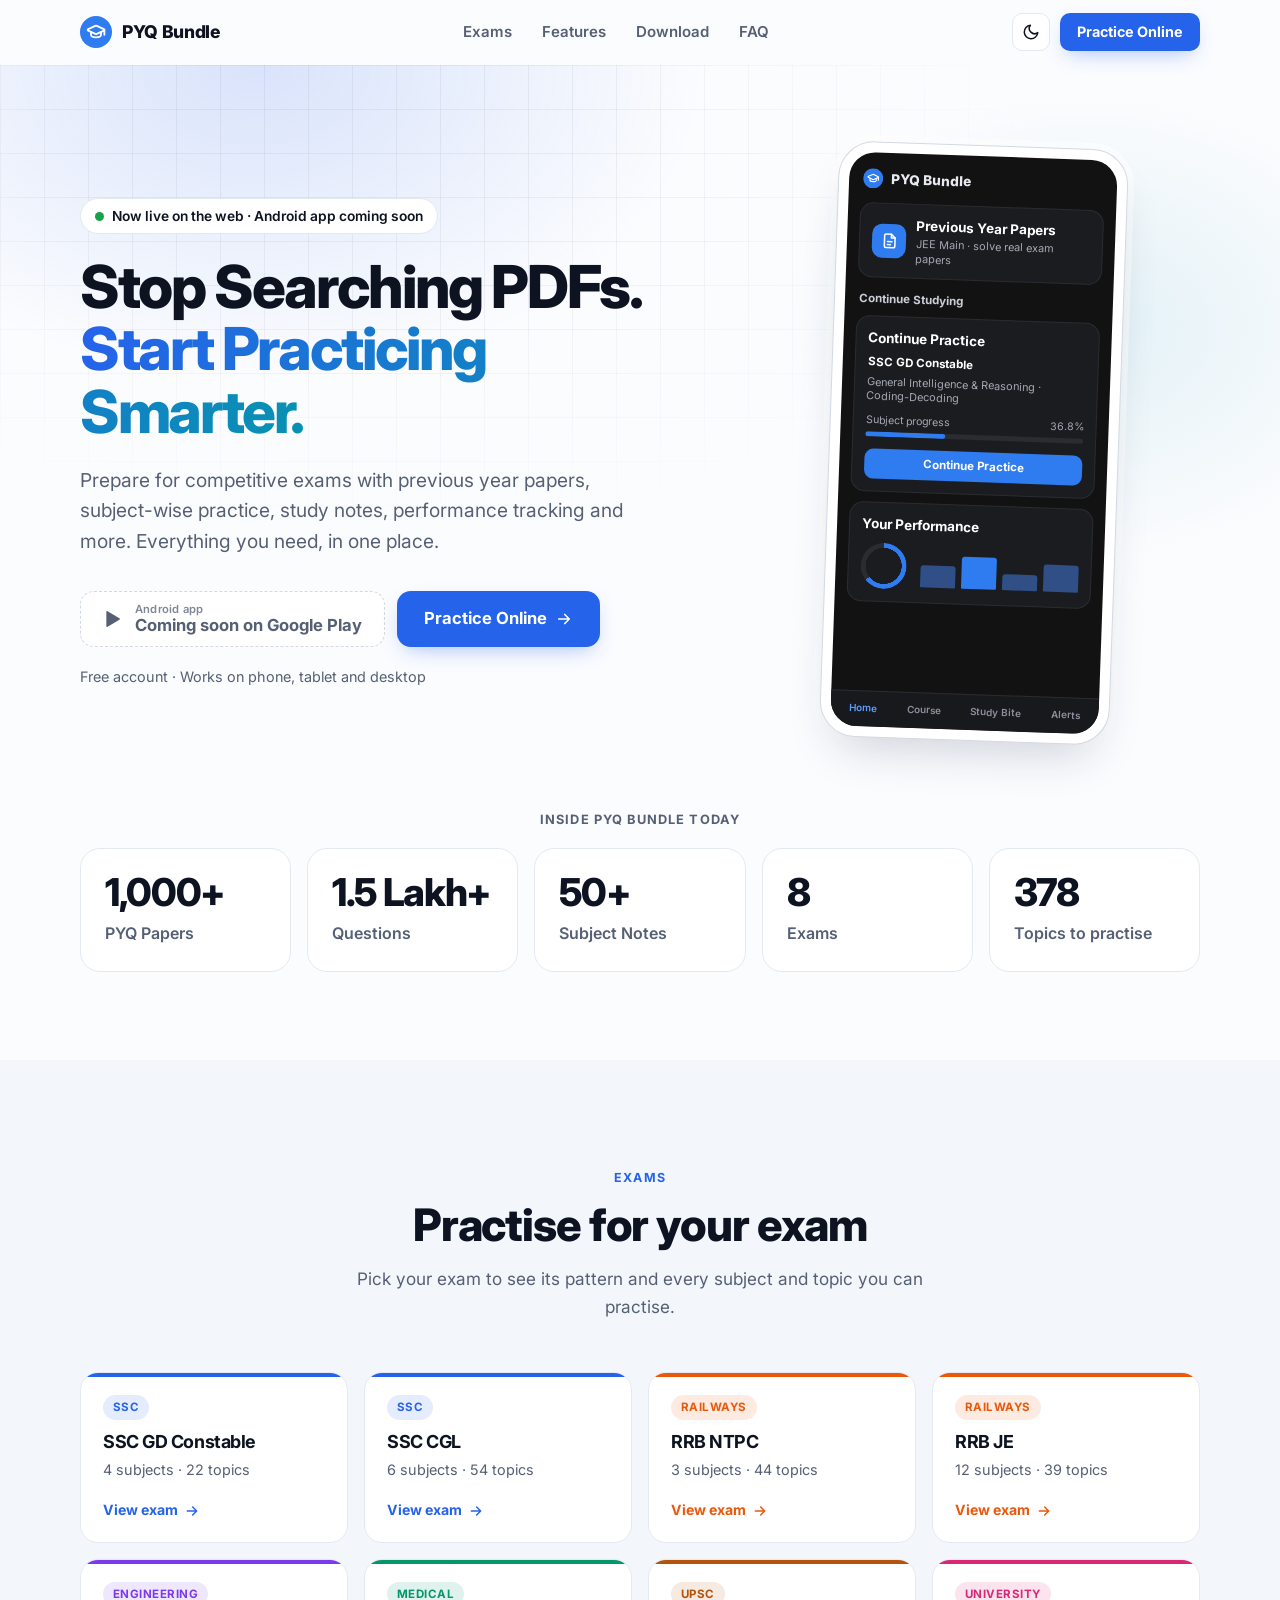
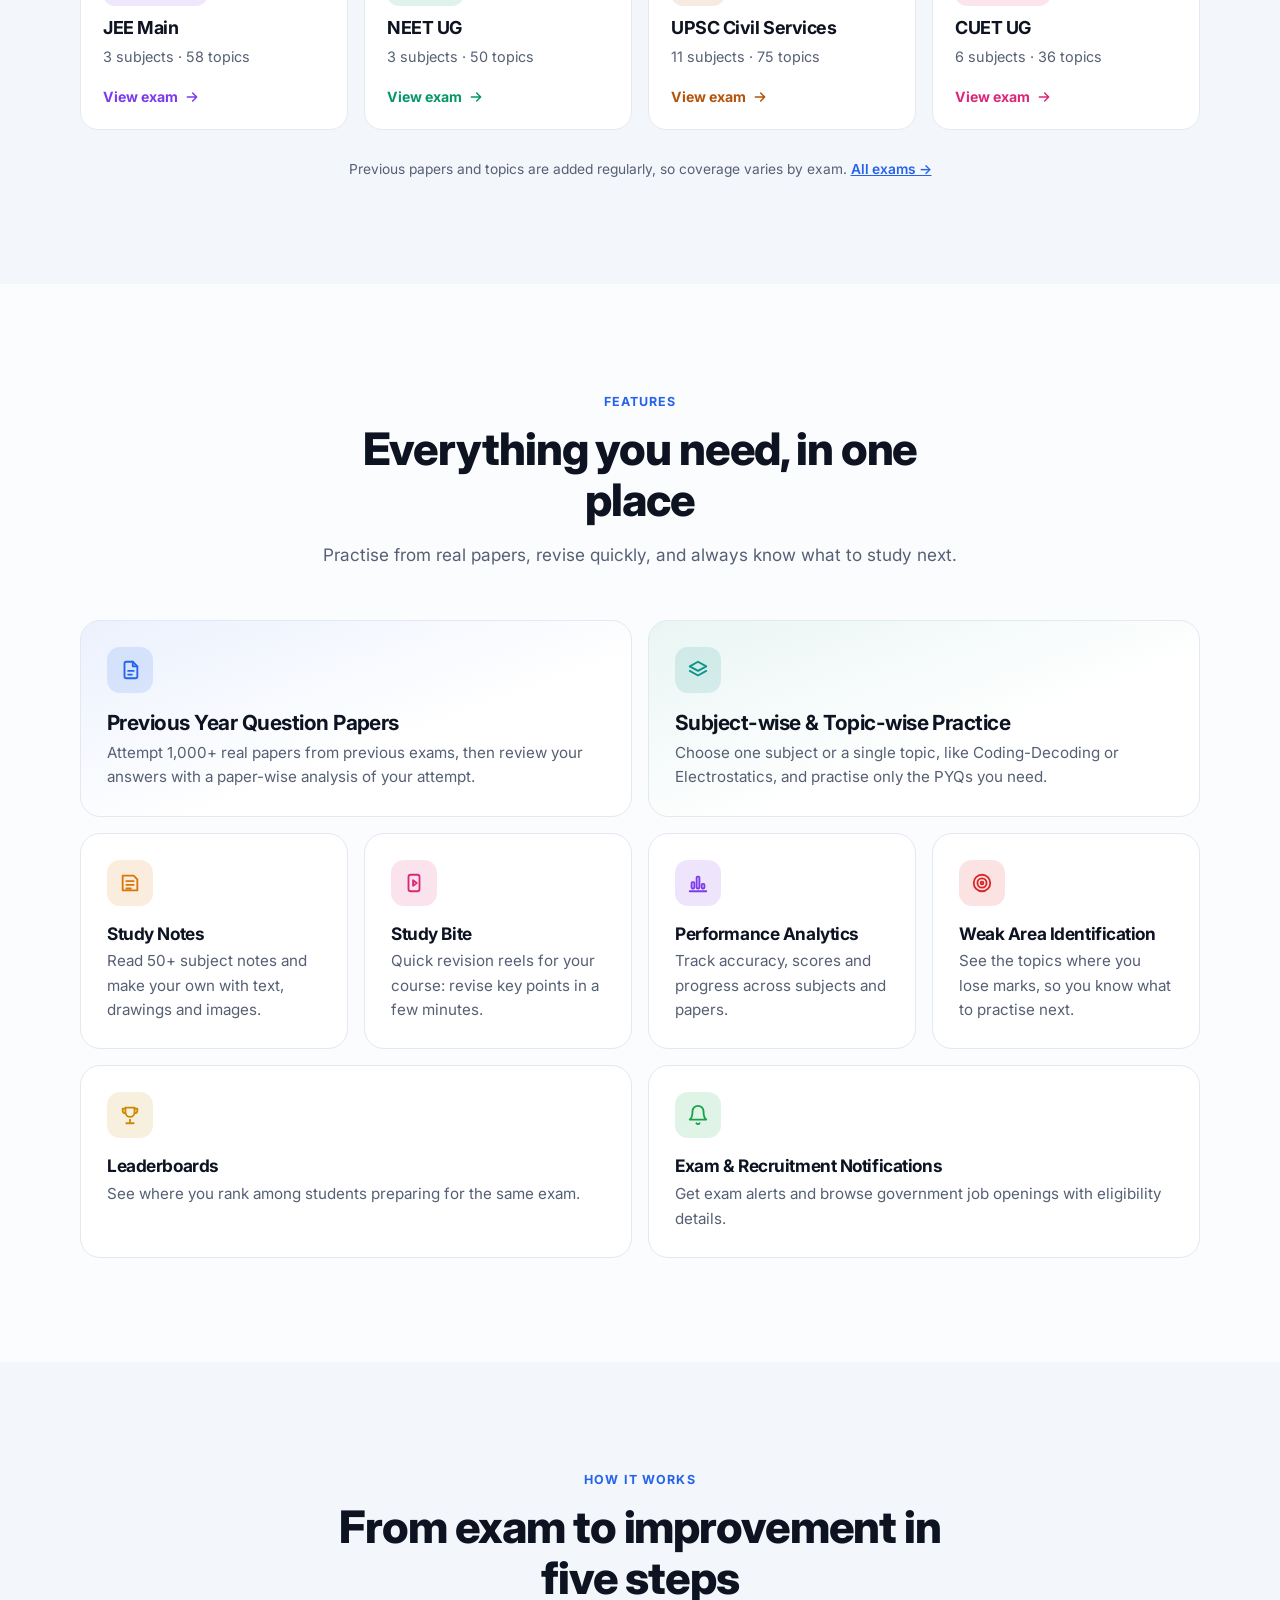
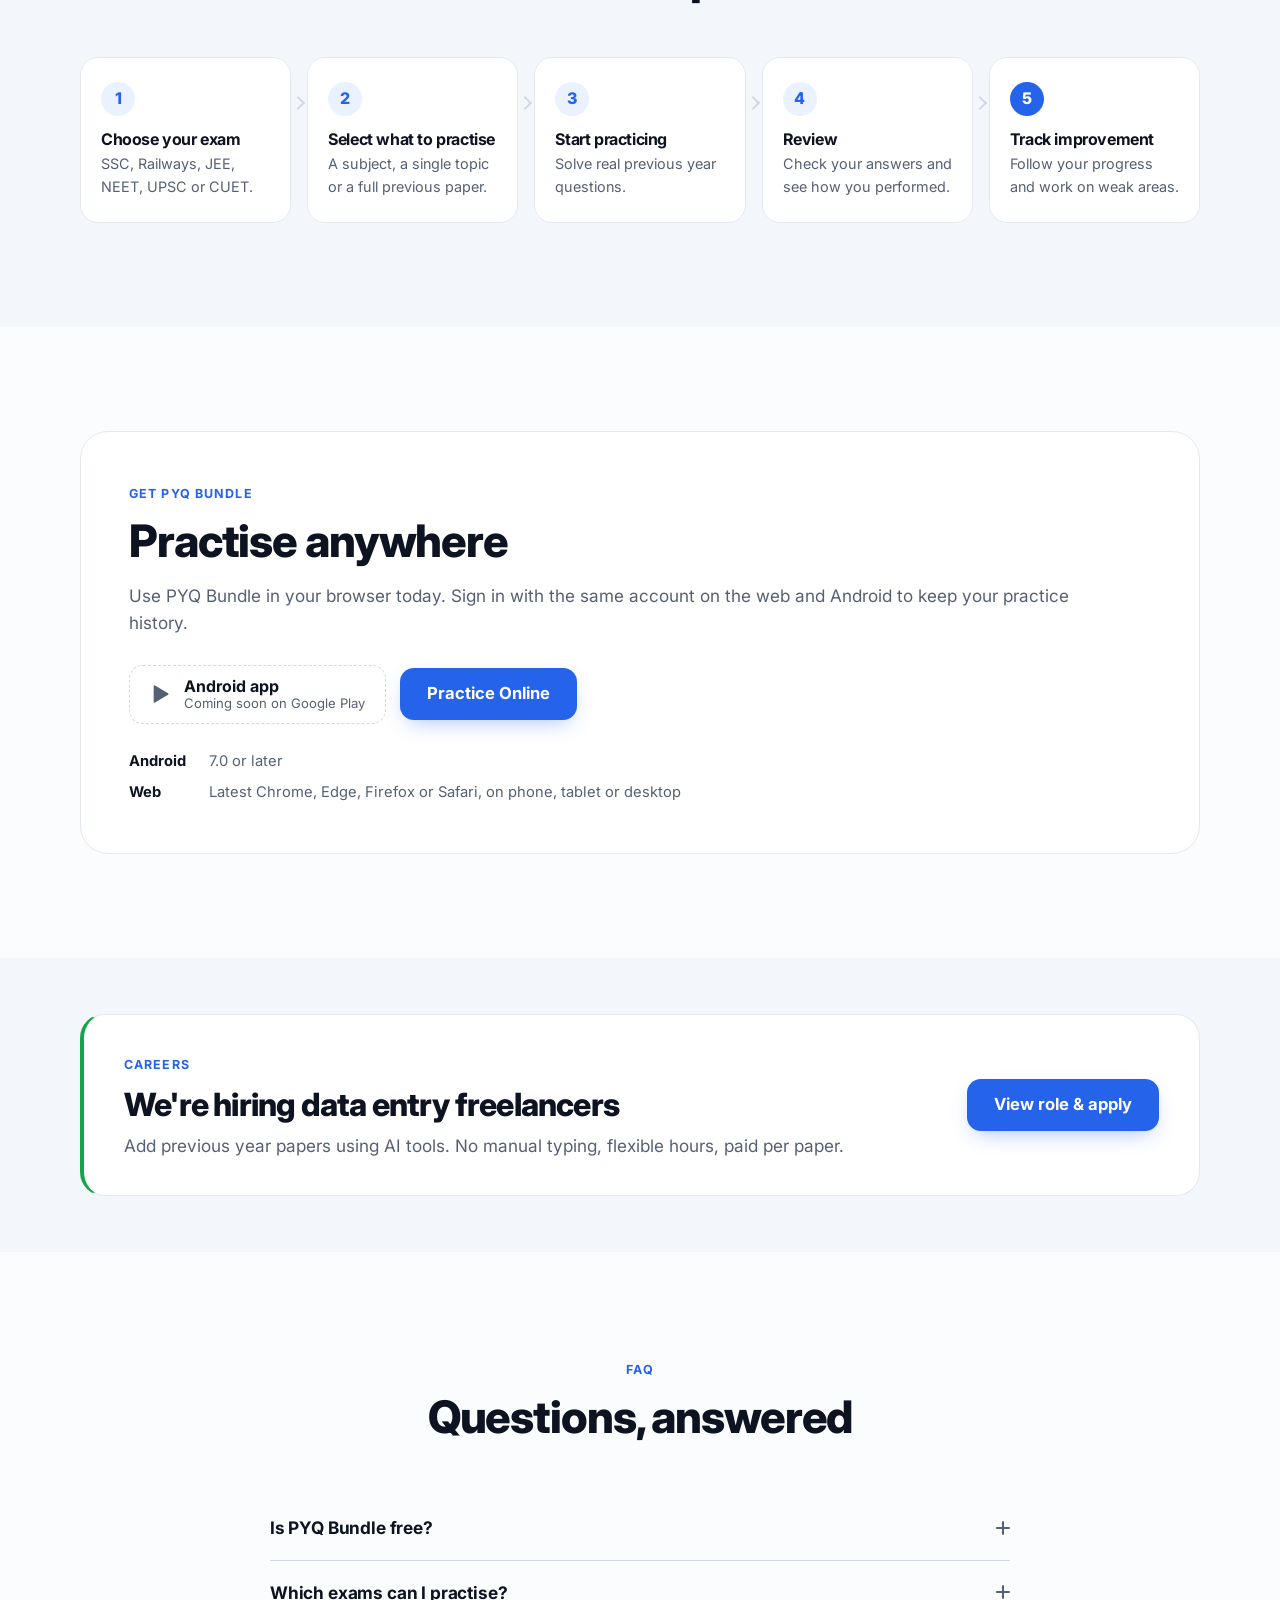
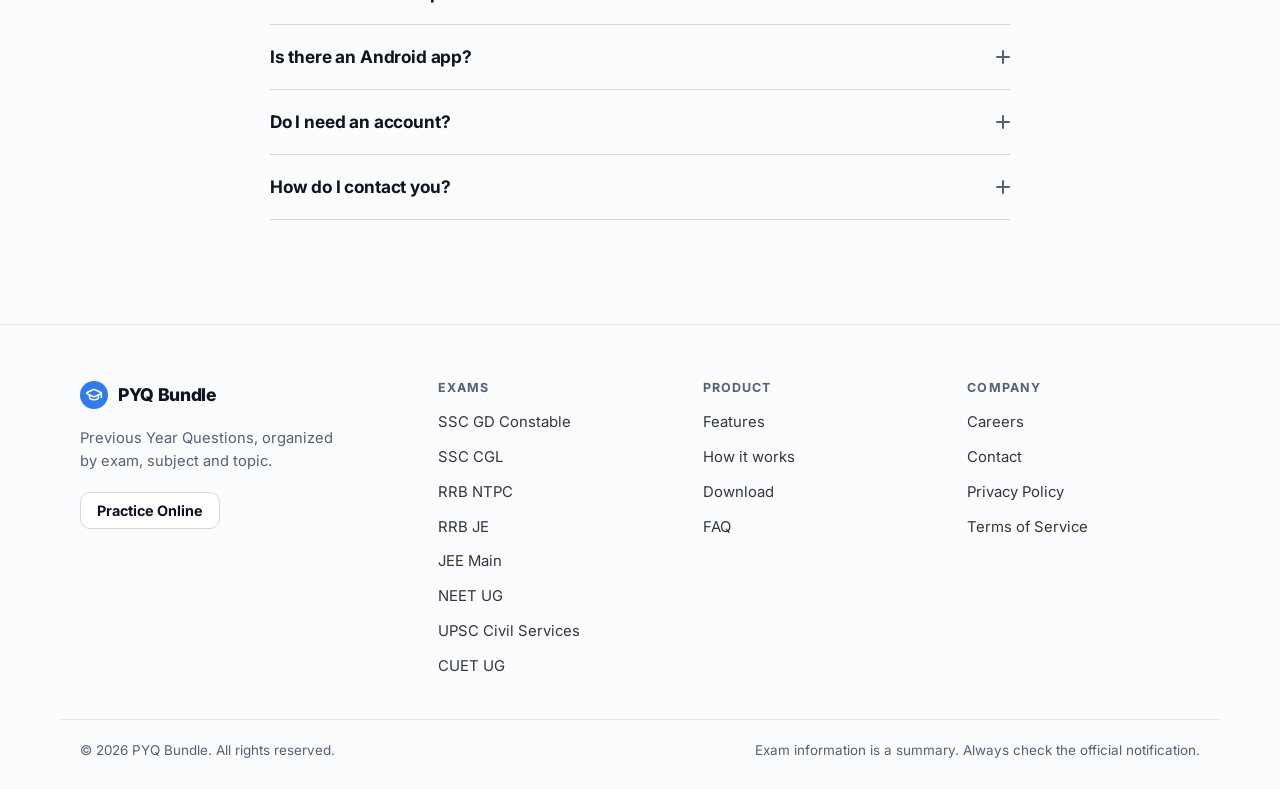
<file: index.html>
<!doctype html>
<html lang="en">
<head>
  <meta charset="utf-8">
  <meta name="viewport" content="width=device-width, initial-scale=1">
  <title>Free PYQ Practice for SSC, Railway, JEE, NEET &amp; UPSC | PYQ Bundle</title>
  <meta name="description" content="1,000+ PYQ papers and 1.5 lakh+ questions for SSC, Railway, JEE, NEET, UPSC and CUET. Practise free by subject, topic and paper, with 50+ subject notes.">
  <link rel="canonical" href="https://pyqbundle.com/">
  <meta name="robots" content="index, follow">
  <meta name="color-scheme" content="light dark">
  <meta name="theme-color" content="#ffffff" media="(prefers-color-scheme: light)">
  <meta name="theme-color" content="#0f1115" media="(prefers-color-scheme: dark)">
  <link rel="icon" href="favicon.svg" type="image/svg+xml">

  <meta property="og:type" content="website">
  <meta property="og:site_name" content="PYQ Bundle">
  <meta property="og:title" content="PYQ Bundle – Stop Searching PDFs. Start Practicing Smarter.">
  <meta property="og:description" content="Previous year papers, subject-wise and topic-wise practice, study notes and performance tracking for competitive exams.">
  <meta property="og:url" content="https://pyqbundle.com/">
  <meta property="og:image" content="https://pyqbundle.com/og-image.png">
  <meta property="og:image:width" content="1200">
  <meta property="og:image:height" content="630">
  <meta property="og:locale" content="en_IN">
  <meta name="twitter:card" content="summary_large_image">
  <meta name="twitter:title" content="PYQ Bundle – Stop Searching PDFs. Start Practicing Smarter.">
  <meta name="twitter:description" content="Previous year papers, subject-wise and topic-wise practice, study notes and performance tracking.">
  <meta name="twitter:image" content="https://pyqbundle.com/og-image.png">

  <script>
    (function () {
      var d = document.documentElement;
      d.classList.add('js');
      try { var t = localStorage.getItem('pyqb-theme'); if (t === 'light' || t === 'dark') d.setAttribute('data-theme', t); } catch (e) {}
    })();
  </script>

  <link rel="preconnect" href="https://fonts.googleapis.com">
  <link rel="preconnect" href="https://fonts.gstatic.com" crossorigin>
  <link rel="stylesheet" href="https://fonts.googleapis.com/css2?family=Inter:wght@400..800&display=swap">
  <link rel="stylesheet" href="css/styles.css?v=9">
  <script src="js/main.js?v=9" defer></script>

  <script type="application/ld+json">
  {
    "@context": "https://schema.org",
    "@graph": [
      {
        "@type": "Organization",
        "@id": "https://pyqbundle.com/#org",
        "name": "PYQ Bundle",
        "url": "https://pyqbundle.com/",
        "logo": "https://pyqbundle.com/og-image.png",
        "email": "pyqbundle@gmail.com"
      },
      {
        "@type": "WebSite",
        "name": "PYQ Bundle",
        "url": "https://pyqbundle.com/",
        "publisher": { "@id": "https://pyqbundle.com/#org" }
      },
      {
        "@type": "WebApplication",
        "name": "PYQ Bundle",
        "url": "https://app.pyqbundle.com/",
        "applicationCategory": "EducationalApplication",
        "operatingSystem": "Web browser",
        "offers": { "@type": "Offer", "price": "0", "priceCurrency": "INR" },
        "publisher": { "@id": "https://pyqbundle.com/#org" }
      },
      {
        "@type": "FAQPage",
        "mainEntity": [
          { "@type": "Question", "name": "Is PYQ Bundle free?", "acceptedAnswer": { "@type": "Answer", "text": "Yes. With a free account you can practise PYQs, use topic-wise practice, make notes and see your performance analytics. The free plan includes ads and one exam course at a time. Premium removes ads, lets you add more courses and syncs your notes across devices." } },
          { "@type": "Question", "name": "Which exams can I practise?", "acceptedAnswer": { "@type": "Answer", "text": "SSC GD Constable, SSC CGL, RRB NTPC, RRB JE, JEE Main, NEET UG, UPSC Civil Services and CUET UG. We add previous papers and topics regularly, so coverage varies by exam." } },
          { "@type": "Question", "name": "Is there an Android app?", "acceptedAnswer": { "@type": "Answer", "text": "The PYQ Bundle Android app is coming soon to Google Play. Until then, you can practise online at app.pyqbundle.com, which also works in your phone's browser." } },
          { "@type": "Question", "name": "Do I need an account?", "acceptedAnswer": { "@type": "Answer", "text": "Yes. A free account saves your practice history, stats and progress. You can sign up with Google or with your email address." } }
        ]
      }
    ]
  }
  </script>
</head>
<body>
  <a class="skip-link" href="#main">Skip to content</a>

  <!-- ============ NAVBAR ============ -->
  <header class="nav" id="nav">
    <div class="container nav-inner">
      <a href="#hero" class="logo" aria-label="PYQ Bundle – back to top">
        <img src="favicon.svg" alt="" width="32" height="32">
        <span>PYQ Bundle</span>
      </a>
      <nav aria-label="Primary">
        <ul class="nav-links">
          <li><a href="#exams">Exams</a></li>
          <li><a href="#features">Features</a></li>
          <li><a href="#download">Download</a></li>
          <li><a href="#faq">FAQ</a></li>
        </ul>
      </nav>
      <div class="nav-actions">
        <button class="theme-toggle" type="button" aria-label="Toggle dark mode">
          <svg class="i-moon" viewBox="0 0 24 24" width="18" height="18" aria-hidden="true"><path d="M21 12.8A9 9 0 1 1 11.2 3a7 7 0 0 0 9.8 9.8z"/></svg>
          <svg class="i-sun" viewBox="0 0 24 24" width="18" height="18" aria-hidden="true"><circle cx="12" cy="12" r="4"/><path d="M12 2v2M12 20v2M4.9 4.9l1.4 1.4M17.7 17.7l1.4 1.4M2 12h2M20 12h2M4.9 19.1l1.4-1.4M17.7 6.3l1.4-1.4"/></svg>
        </button>
        <a class="btn btn-primary btn-sm" href="https://app.pyqbundle.com" data-link="web_app" data-cta="nav_practice_online">Practice Online</a>
      </div>
    </div>
  </header>

  <main id="main">

    <!-- ============ HERO ============ -->
    <section class="hero hero-split" id="hero" aria-labelledby="hero-title">
      <div class="hero-bg" aria-hidden="true"></div>
      <div class="container hero-grid">
        <div class="hero-copy">
          <p class="badge reveal"><span class="pulse-dot" aria-hidden="true"></span> <span data-status>Now live on the web · Android app coming soon</span></p>
          <h1 id="hero-title" class="reveal" style="--d:1">Stop Searching PDFs.<br><span class="grad">Start Practicing Smarter.</span></h1>
          <p class="lead reveal" style="--d:2">Prepare for competitive exams with previous year papers, subject-wise practice, study notes, performance tracking and more. Everything you need, in one place.</p>
          <div class="cta-row cta-left reveal" style="--d:3">
            <!-- Becomes a real link automatically when links.play_store is set in site-data.json -->
            <a class="btn btn-lg btn-store is-soon" data-play aria-disabled="true" data-cta="hero_android">
              <svg viewBox="0 0 24 24" width="20" height="20" aria-hidden="true" class="play-icon"><path d="M4 3.5v17a1 1 0 0 0 1.5.86l14.2-8.5a1 1 0 0 0 0-1.72L5.5 2.64A1 1 0 0 0 4 3.5z"/></svg>
              <span><small data-play-sub>Android app</small><span data-play-label>Coming soon on Google Play</span></span>
            </a>
            <a class="btn btn-primary btn-lg" href="https://app.pyqbundle.com" data-link="web_app" data-cta="hero_practice_online">
              Practice Online
              <svg viewBox="0 0 24 24" width="18" height="18" aria-hidden="true"><path d="M5 12h14M13 6l6 6-6 6"/></svg>
            </a>
          </div>
          <p class="hero-note reveal" style="--d:4">Free account · Works on phone, tablet and desktop</p>
        </div>

        <!-- Phone mockup of the app's Home screen. Replaced by a real screenshot when
             site-data.json "screenshots" has an entry with "hero": true. -->
        <div class="hero-device reveal" style="--d:2" id="hero-device">
          <div class="phone phone-hero" role="img" aria-label="PYQ Bundle app home screen">
            <div class="screen app-screen">
              <div class="app-top"><img src="favicon.svg" alt="" width="20" height="20"><span>PYQ Bundle</span></div>
              <div class="app-card app-pyq">
                <span class="app-ico"><svg viewBox="0 0 24 24"><path d="M8 3h7l5 5v11a2 2 0 0 1-2 2H8a2 2 0 0 1-2-2V5a2 2 0 0 1 2-2z"/><path d="M15 3v5h5M10 13h6M10 17h4"/></svg></span>
                <span><strong>Previous Year Papers</strong><small>JEE Main · solve real exam papers</small></span>
              </div>
              <p class="app-label">Continue Studying</p>
              <div class="app-card app-continue">
                <strong>Continue Practice</strong>
                <span class="app-course">SSC GD Constable</span>
                <small>General Intelligence &amp; Reasoning · Coding-Decoding</small>
                <span class="app-progress"><span>Subject progress</span><span>36.8%</span></span>
                <span class="app-bar"><span style="width:36.8%"></span></span>
                <span class="app-btn">Continue Practice</span>
              </div>
              <div class="app-card app-perf">
                <strong>Your Performance</strong>
                <span class="app-mini"><span class="ring-mini"></span><span class="mini-bars"><i style="--h:55%"></i><i style="--h:80%"></i><i style="--h:40%"></i><i style="--h:68%"></i></span></span>
              </div>
              <nav class="app-nav" aria-hidden="true"><span class="on">Home</span><span>Course</span><span>Study Bite</span><span>Alerts</span></nav>
            </div>
          </div>
        </div>
      </div>
    </section>

    <!-- ============ STATS (from site-data.json) ============ -->
    <section class="stats-section" aria-labelledby="stats-title">
      <div class="container">
        <h2 id="stats-title" class="stats-title">Inside PYQ Bundle today</h2>
        <ul class="stats-grid" id="stats-grid">
          <li class="stat-card skeleton" aria-hidden="true"></li>
          <li class="stat-card skeleton" aria-hidden="true"></li>
          <li class="stat-card skeleton" aria-hidden="true"></li>
          <li class="stat-card skeleton" aria-hidden="true"></li>
        </ul>
      </div>
    </section>

    <!-- ============ EXAMS ============ -->
    <section class="section section-alt" id="exams" aria-labelledby="exams-title">
      <div class="container">
        <div class="section-head reveal">
          <p class="eyebrow">Exams</p>
          <h2 id="exams-title">Practise for your exam</h2>
          <p class="section-sub">Pick your exam to see its pattern and every subject and topic you can practise.</p>
        </div>
        <div class="exam-grid-cards">
          <!-- EXAM-CARDS:START (generated) -->
          <a class="exam-card reveal" href="exams/ssc-gd-constable/" style="--accent:#2563eb"><span class="exam-group">SSC</span><h3>SSC GD Constable</h3><p>4 subjects · 22 topics</p><span class="exam-go" aria-hidden="true">View exam <svg viewBox="0 0 24 24" width="16" height="16"><path d="M5 12h14M13 6l6 6-6 6"/></svg></span></a>
          <a class="exam-card reveal" href="exams/ssc-cgl/" style="--accent:#2563eb"><span class="exam-group">SSC</span><h3>SSC CGL</h3><p>6 subjects · 54 topics</p><span class="exam-go" aria-hidden="true">View exam <svg viewBox="0 0 24 24" width="16" height="16"><path d="M5 12h14M13 6l6 6-6 6"/></svg></span></a>
          <a class="exam-card reveal" href="exams/rrb-ntpc/" style="--accent:#ea580c"><span class="exam-group">Railways</span><h3>RRB NTPC</h3><p>3 subjects · 44 topics</p><span class="exam-go" aria-hidden="true">View exam <svg viewBox="0 0 24 24" width="16" height="16"><path d="M5 12h14M13 6l6 6-6 6"/></svg></span></a>
          <a class="exam-card reveal" href="exams/rrb-je/" style="--accent:#ea580c"><span class="exam-group">Railways</span><h3>RRB JE</h3><p>12 subjects · 39 topics</p><span class="exam-go" aria-hidden="true">View exam <svg viewBox="0 0 24 24" width="16" height="16"><path d="M5 12h14M13 6l6 6-6 6"/></svg></span></a>
          <a class="exam-card reveal" href="exams/jee-mains/" style="--accent:#7c3aed"><span class="exam-group">Engineering</span><h3>JEE Main</h3><p>3 subjects · 58 topics</p><span class="exam-go" aria-hidden="true">View exam <svg viewBox="0 0 24 24" width="16" height="16"><path d="M5 12h14M13 6l6 6-6 6"/></svg></span></a>
          <a class="exam-card reveal" href="exams/neet-ug/" style="--accent:#059669"><span class="exam-group">Medical</span><h3>NEET UG</h3><p>3 subjects · 50 topics</p><span class="exam-go" aria-hidden="true">View exam <svg viewBox="0 0 24 24" width="16" height="16"><path d="M5 12h14M13 6l6 6-6 6"/></svg></span></a>
          <a class="exam-card reveal" href="exams/upsc-civil-services/" style="--accent:#b45309"><span class="exam-group">UPSC</span><h3>UPSC Civil Services</h3><p>11 subjects · 75 topics</p><span class="exam-go" aria-hidden="true">View exam <svg viewBox="0 0 24 24" width="16" height="16"><path d="M5 12h14M13 6l6 6-6 6"/></svg></span></a>
          <a class="exam-card reveal" href="exams/cuet-ug/" style="--accent:#db2777"><span class="exam-group">University</span><h3>CUET UG</h3><p>6 subjects · 36 topics</p><span class="exam-go" aria-hidden="true">View exam <svg viewBox="0 0 24 24" width="16" height="16"><path d="M5 12h14M13 6l6 6-6 6"/></svg></span></a>
          <!-- EXAM-CARDS:END -->
        </div>
        <p class="fine-note center">Previous papers and topics are added regularly, so coverage varies by exam. <a href="exams/">All exams →</a></p>
      </div>
    </section>

    <!-- ============ FEATURES ============ -->
    <section class="section" id="features" aria-labelledby="features-title">
      <div class="container">
        <div class="section-head reveal">
          <p class="eyebrow">Features</p>
          <h2 id="features-title">Everything you need, in one place</h2>
          <p class="section-sub">Practise from real papers, revise quickly, and always know what to study next.</p>
        </div>
        <div class="bento">
          <article class="feature f-lg reveal" style="--accent:#2563eb" data-feature="pyq">
            <div class="icon" aria-hidden="true"><svg viewBox="0 0 24 24"><path d="M8 3h7l5 5v11a2 2 0 0 1-2 2H8a2 2 0 0 1-2-2V5a2 2 0 0 1 2-2z"/><path d="M15 3v5h5M10 13h6M10 17h4"/></svg></div>
            <h3>Previous Year Question Papers</h3>
            <p>Attempt <span data-stat="papers">1,000+</span> real papers from previous exams, then review your answers with a paper-wise analysis of your attempt.</p>
          </article>
          <article class="feature f-lg reveal" style="--accent:#0d9488;--d:1" data-feature="practice">
            <div class="icon" aria-hidden="true"><svg viewBox="0 0 24 24"><path d="m12 3 9 5-9 5-9-5 9-5z"/><path d="m3 13 9 5 9-5"/></svg></div>
            <h3>Subject-wise &amp; Topic-wise Practice</h3>
            <p>Choose one subject or a single topic, like Coding-Decoding or Electrostatics, and practise only the PYQs you need.</p>
          </article>
          <article class="feature reveal" style="--accent:#d97706" data-feature="notes">
            <div class="icon" aria-hidden="true"><svg viewBox="0 0 24 24"><path d="M4 4h12l4 4v12H4z"/><path d="M8 10h8M8 14h8M8 18h5"/></svg></div>
            <h3>Study Notes</h3>
            <p>Read <span data-stat="notes">50+</span> subject notes and make your own with text, drawings and images.</p>
          </article>
          <article class="feature reveal" style="--accent:#db2777;--d:1" data-feature="study_bite">
            <div class="icon" aria-hidden="true"><svg viewBox="0 0 24 24"><rect x="6" y="3" width="12" height="18" rx="2.5"/><path d="m11 9 4 3-4 3z"/></svg></div>
            <h3>Study Bite</h3>
            <p>Quick revision reels for your course: revise key points in a few minutes.</p>
          </article>
          <article class="feature reveal" style="--accent:#7c3aed;--d:2" data-feature="performance">
            <div class="icon" aria-hidden="true"><svg viewBox="0 0 24 24"><path d="M3 21h18"/><rect x="5" y="11" width="3" height="7" rx="1"/><rect x="10.5" y="5" width="3" height="13" rx="1"/><rect x="16" y="13" width="3" height="5" rx="1"/></svg></div>
            <h3>Performance Analytics</h3>
            <p>Track accuracy, scores and progress across subjects and papers.</p>
          </article>
          <article class="feature reveal" style="--accent:#dc2626" data-feature="weak_areas">
            <div class="icon" aria-hidden="true"><svg viewBox="0 0 24 24"><circle cx="12" cy="12" r="9"/><circle cx="12" cy="12" r="5"/><circle cx="12" cy="12" r="1.5"/></svg></div>
            <h3>Weak Area Identification</h3>
            <p>See the topics where you lose marks, so you know what to practise next.</p>
          </article>
          <article class="feature f-wide reveal" style="--accent:#ca8a04" data-feature="leaderboard">
            <div class="icon" aria-hidden="true"><svg viewBox="0 0 24 24"><path d="M8 21h8M12 17v4"/><path d="M7 4h10v5a5 5 0 0 1-10 0V4z"/><path d="M17 5h3v2a3 3 0 0 1-3 3M7 5H4v2a3 3 0 0 0 3 3"/></svg></div>
            <h3>Leaderboards</h3>
            <p>See where you rank among students preparing for the same exam.</p>
          </article>
          <article class="feature f-wide reveal" style="--accent:#16a34a;--d:1" data-feature="notifications">
            <div class="icon" aria-hidden="true"><svg viewBox="0 0 24 24"><path d="M6 8a6 6 0 0 1 12 0c0 7 3 9 3 9H3s3-2 3-9"/><path d="M10.3 21a1.94 1.94 0 0 0 3.4 0"/></svg></div>
            <h3>Exam &amp; Recruitment Notifications</h3>
            <p>Get exam alerts and browse government job openings with eligibility details.</p>
          </article>
        </div>
      </div>
    </section>

    <!-- ============ HOW IT WORKS ============ -->
    <section class="section section-alt" id="how" aria-labelledby="how-title">
      <div class="container">
        <div class="section-head reveal">
          <p class="eyebrow">How it works</p>
          <h2 id="how-title">From exam to improvement in five steps</h2>
        </div>
        <ol class="how-steps">
          <li class="reveal"><span class="how-num">1</span><h3>Choose your exam</h3><p>SSC, Railways, JEE, NEET, UPSC or CUET.</p></li>
          <li class="reveal" style="--d:1"><span class="how-num">2</span><h3>Select what to practise</h3><p>A subject, a single topic or a full previous paper.</p></li>
          <li class="reveal" style="--d:2"><span class="how-num">3</span><h3>Start practicing</h3><p>Solve real previous year questions.</p></li>
          <li class="reveal" style="--d:3"><span class="how-num">4</span><h3>Review</h3><p>Check your answers and see how you performed.</p></li>
          <li class="reveal" style="--d:4"><span class="how-num">5</span><h3>Track improvement</h3><p>Follow your progress and work on weak areas.</p></li>
        </ol>
      </div>
    </section>

    <!-- ============ PRODUCT PREVIEW (real screenshots from site-data.json; hidden until added) ============ -->
    <section class="section" id="preview" aria-labelledby="preview-title" hidden>
      <div class="container">
        <div class="section-head reveal">
          <p class="eyebrow">Preview</p>
          <h2 id="preview-title">See PYQ Bundle in action</h2>
        </div>
        <div class="shots" id="shots"></div>
      </div>
    </section>

    <!-- ============ DOWNLOAD ============ -->
    <section class="section" id="download" aria-labelledby="download-title">
      <div class="container">
        <div class="download-panel reveal">
          <div class="download-copy">
            <p class="eyebrow">Get PYQ Bundle</p>
            <h2 id="download-title">Practise anywhere</h2>
            <p class="section-sub">Use PYQ Bundle in your browser today. Sign in with the same account on the web and Android to keep your practice history.</p>
            <div class="download-actions">
              <!-- Official badge appears automatically once links.play_store is set -->
              <a class="play-badge" data-play-badge hidden rel="noopener" data-cta="download_play_badge">
                <img src="https://play.google.com/intl/en_us/badges/static/images/badges/en_badge_web_generic.png" alt="Get it on Google Play" width="200" height="77" loading="lazy">
              </a>
              <span class="play-soon" data-play-soon>
                <svg viewBox="0 0 24 24" width="22" height="22" aria-hidden="true"><path d="M4 3.5v17a1 1 0 0 0 1.5.86l14.2-8.5a1 1 0 0 0 0-1.72L5.5 2.64A1 1 0 0 0 4 3.5z"/></svg>
                <span><strong>Android app</strong><small>Coming soon on Google Play</small></span>
              </span>
              <a class="btn btn-primary btn-lg" href="https://app.pyqbundle.com" data-link="web_app" data-cta="download_practice_online">Practice Online</a>
            </div>
            <ul class="compat">
              <li><strong>Android</strong> 7.0 or later</li>
              <li><strong>Web</strong> Latest Chrome, Edge, Firefox or Safari, on phone, tablet or desktop</li>
            </ul>
          </div>
          <div class="qr-card" id="qr-card" hidden>
            <div class="qr" id="qr" aria-hidden="true"></div>
            <p>Scan to download<br>on Google Play</p>
          </div>
        </div>
      </div>
    </section>

    <!-- ============ CAREERS BAND ============ -->
    <section class="section section-alt section-tight-y" aria-labelledby="hiring-title">
      <div class="container">
        <div class="hiring-band reveal">
          <div>
            <p class="eyebrow">Careers</p>
            <h2 id="hiring-title">We're hiring data entry freelancers</h2>
            <p class="section-sub">Add previous year papers using AI tools. No manual typing, flexible hours, paid per paper.</p>
          </div>
          <a class="btn btn-primary btn-lg" href="careers.html" data-cta="home_careers">View role &amp; apply</a>
        </div>
      </div>
    </section>

    <!-- ============ FAQ ============ -->
    <section class="section" id="faq" aria-labelledby="faq-title">
      <div class="container faq-wrap">
        <div class="section-head reveal">
          <p class="eyebrow">FAQ</p>
          <h2 id="faq-title">Questions, answered</h2>
        </div>
        <div class="faq reveal">
          <details>
            <summary><h3>Is PYQ Bundle free?</h3><span class="plus" aria-hidden="true"></span></summary>
            <p>Yes. With a free account you can practise PYQs, use topic-wise practice, make notes and see your performance analytics. The free plan includes ads and one exam course at a time. Premium removes ads, lets you add more courses and syncs your notes across devices.</p>
          </details>
          <details>
            <summary><h3>Which exams can I practise?</h3><span class="plus" aria-hidden="true"></span></summary>
            <p>SSC GD Constable, SSC CGL, RRB NTPC, RRB JE, JEE Main, NEET UG, UPSC Civil Services and CUET UG. We add previous papers and topics regularly, so coverage varies by exam. <a href="exams/">See all exams</a>.</p>
          </details>
          <details>
            <summary><h3>Is there an Android app?</h3><span class="plus" aria-hidden="true"></span></summary>
            <p data-play-soon>The PYQ Bundle Android app is coming soon to Google Play. Until then, you can <a href="https://app.pyqbundle.com" data-link="web_app">practise online</a>, which also works in your phone's browser.</p>
            <p data-play-live hidden>Yes. <a data-play-href href="#download">Download PYQ Bundle on Google Play</a>. It works on Android 7.0 or later, and you can also <a href="https://app.pyqbundle.com" data-link="web_app">practise online</a>.</p>
          </details>
          <details>
            <summary><h3>Do I need an account?</h3><span class="plus" aria-hidden="true"></span></summary>
            <p>Yes. A free account saves your practice history, stats and progress. You can sign up with Google or with your email address.</p>
          </details>
          <details>
            <summary><h3>How do I contact you?</h3><span class="plus" aria-hidden="true"></span></summary>
            <p>Email <a href="mailto:pyqbundle@gmail.com">pyqbundle@gmail.com</a> or visit our <a href="contact.html">contact page</a>.</p>
          </details>
        </div>
      </div>
    </section>
  </main>

  <!-- FOOTER:START (generated by tools/build_pages.py) -->
  <footer class="footer">
    <div class="container footer-grid">
      <div class="footer-brand">
        <a href="./" class="logo"><img src="favicon.svg" alt="" width="28" height="28"><span>PYQ Bundle</span></a>
        <p class="footer-tag">Previous Year Questions, organized by exam, subject and topic.</p>
        <a class="btn btn-ghost btn-sm" href="https://app.pyqbundle.com" data-link="web_app" data-cta="footer_practice_online">Practice Online</a>
      </div>
      <nav aria-label="Exams">
        <h2 class="footer-h">Exams</h2>
        <ul class="footer-list">
            <li><a href="exams/ssc-gd-constable/">SSC GD Constable</a></li>
            <li><a href="exams/ssc-cgl/">SSC CGL</a></li>
            <li><a href="exams/rrb-ntpc/">RRB NTPC</a></li>
            <li><a href="exams/rrb-je/">RRB JE</a></li>
            <li><a href="exams/jee-mains/">JEE Main</a></li>
            <li><a href="exams/neet-ug/">NEET UG</a></li>
            <li><a href="exams/upsc-civil-services/">UPSC Civil Services</a></li>
            <li><a href="exams/cuet-ug/">CUET UG</a></li>
        </ul>
      </nav>
      <nav aria-label="Product">
        <h2 class="footer-h">Product</h2>
        <ul class="footer-list">
          <li><a href="./#features">Features</a></li>
          <li><a href="./#how">How it works</a></li>
          <li><a href="./#download">Download</a></li>
          <li><a href="./#faq">FAQ</a></li>
        </ul>
      </nav>
      <nav aria-label="Company">
        <h2 class="footer-h">Company</h2>
        <ul class="footer-list">
          <li><a href="careers.html">Careers</a></li>
          <li><a href="contact.html">Contact</a></li>
          <li><a href="privacy.html">Privacy Policy</a></li>
          <li><a href="terms.html">Terms of Service</a></li>
        </ul>
      </nav>
    </div>
    <div class="container footer-bottom">
      <p>© <span id="year">2026</span> PYQ Bundle. All rights reserved.</p>
      <p>Exam information is a summary. Always check the official notification.</p>
    </div>
  </footer>
  <!-- FOOTER:END -->
</body>
</html>
</file>
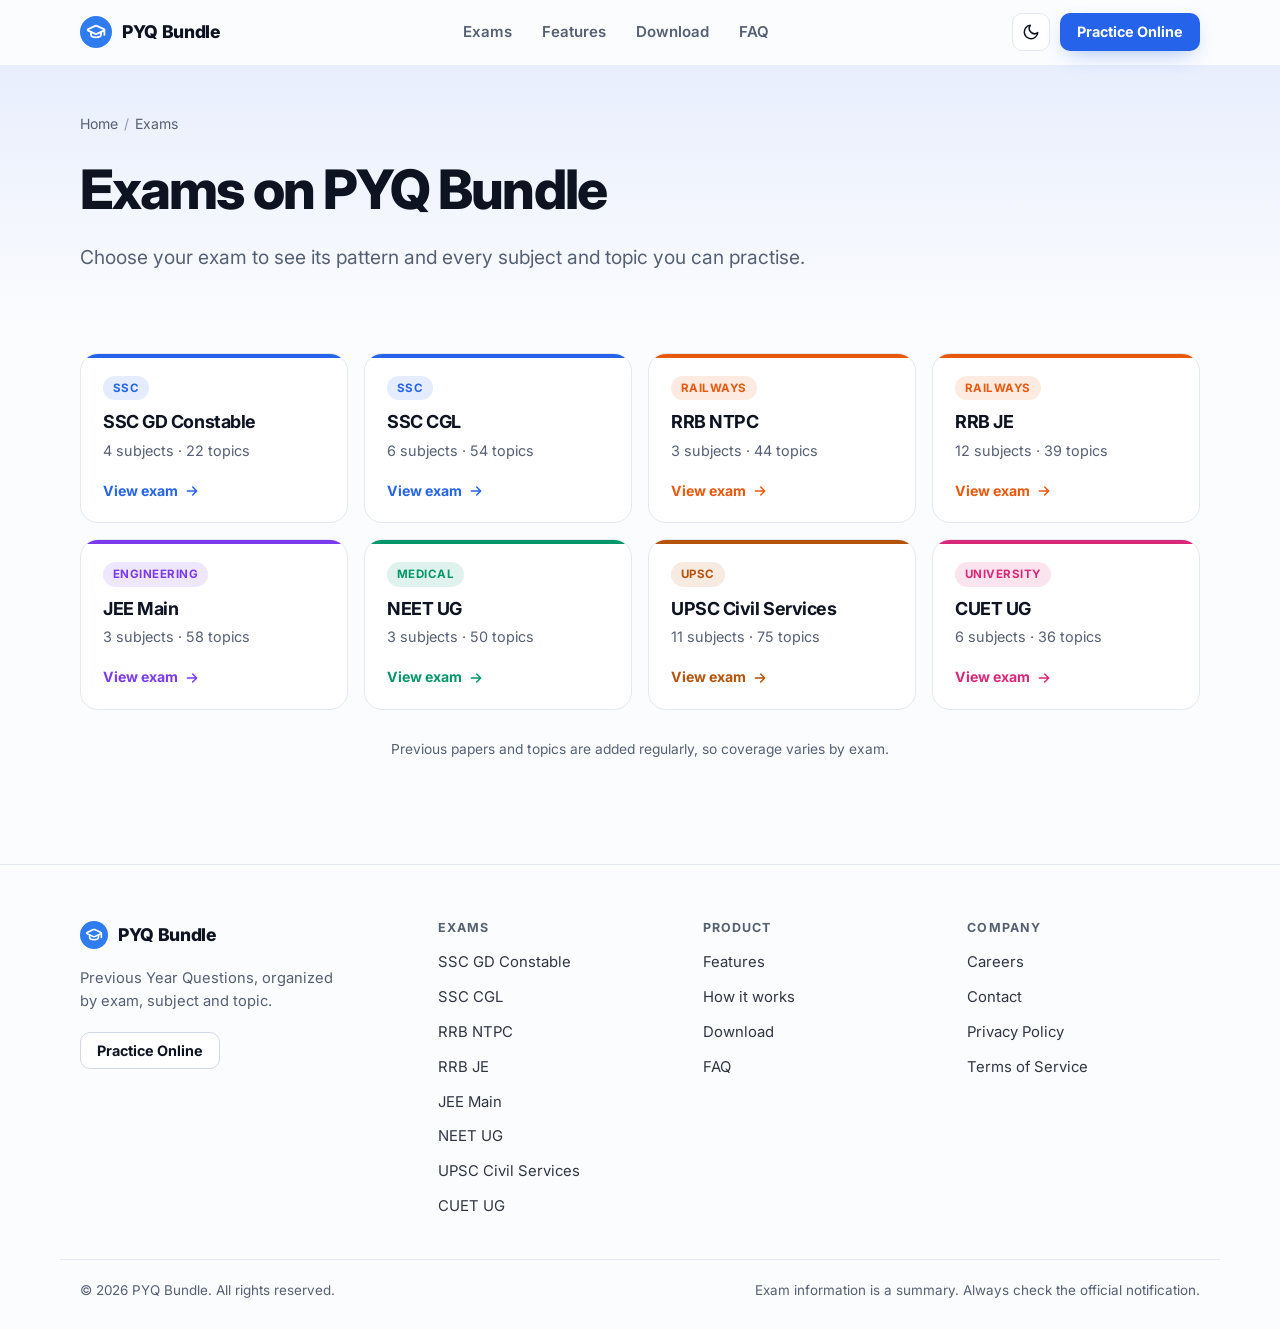
<file: exams/index.html>
<!doctype html>
<html lang="en">
<head>
  <meta charset="utf-8">
  <meta name="viewport" content="width=device-width, initial-scale=1">
  <title>Exams – SSC, Railways, JEE, NEET, UPSC &amp; CUET PYQs | PYQ Bundle</title>
  <meta name="description" content="Browse the competitive exams on PYQ Bundle: SSC, Railways, JEE, NEET, UPSC and CUET. See each exam&#x27;s pattern, subjects and topics, and practise PYQs online.">
  <link rel="canonical" href="https://pyqbundle.com/exams/">
  <meta name="robots" content="index, follow">
  <meta name="color-scheme" content="light dark">
  <meta name="theme-color" content="#ffffff" media="(prefers-color-scheme: light)">
  <meta name="theme-color" content="#0f1115" media="(prefers-color-scheme: dark)">
  <link rel="icon" href="../favicon.svg" type="image/svg+xml">
  <meta property="og:type" content="website">
  <meta property="og:site_name" content="PYQ Bundle">
  <meta property="og:title" content="Exams – SSC, Railways, JEE, NEET, UPSC &amp; CUET PYQs | PYQ Bundle">
  <meta property="og:description" content="Browse the competitive exams on PYQ Bundle: SSC, Railways, JEE, NEET, UPSC and CUET. See each exam&#x27;s pattern, subjects and topics, and practise PYQs online.">
  <meta property="og:url" content="https://pyqbundle.com/exams/">
  <meta property="og:image" content="https://pyqbundle.com/og-image.png">
  <meta property="og:image:width" content="1200">
  <meta property="og:image:height" content="630">
  <meta property="og:locale" content="en_IN">
  <meta name="twitter:card" content="summary_large_image">
  <script>
    (function () {
      var d = document.documentElement;
      d.classList.add('js');
      try { var t = localStorage.getItem('pyqb-theme'); if (t === 'light' || t === 'dark') d.setAttribute('data-theme', t); } catch (e) {}
    })();
  </script>
  <link rel="preconnect" href="https://fonts.googleapis.com">
  <link rel="preconnect" href="https://fonts.gstatic.com" crossorigin>
  <link rel="stylesheet" href="https://fonts.googleapis.com/css2?family=Inter:wght@400..800&display=swap">
  <link rel="stylesheet" href="../css/styles.css?v=9">
  <script src="../js/main.js?v=9" defer></script>
  <script type="application/ld+json">{"@context": "https://schema.org", "@type": "ItemList", "itemListElement": [{"@type": "ListItem", "position": 1, "url": "https://pyqbundle.com/exams/ssc-gd-constable/", "name": "SSC GD Constable"}, {"@type": "ListItem", "position": 2, "url": "https://pyqbundle.com/exams/ssc-cgl/", "name": "SSC CGL"}, {"@type": "ListItem", "position": 3, "url": "https://pyqbundle.com/exams/rrb-ntpc/", "name": "RRB NTPC"}, {"@type": "ListItem", "position": 4, "url": "https://pyqbundle.com/exams/rrb-je/", "name": "RRB JE"}, {"@type": "ListItem", "position": 5, "url": "https://pyqbundle.com/exams/jee-mains/", "name": "JEE Main"}, {"@type": "ListItem", "position": 6, "url": "https://pyqbundle.com/exams/neet-ug/", "name": "NEET UG"}, {"@type": "ListItem", "position": 7, "url": "https://pyqbundle.com/exams/upsc-civil-services/", "name": "UPSC Civil Services"}, {"@type": "ListItem", "position": 8, "url": "https://pyqbundle.com/exams/cuet-ug/", "name": "CUET UG"}]}</script>
</head>
<body>
  <a class="skip-link" href="#main">Skip to content</a>
  <header class="nav" id="nav">
    <div class="container nav-inner">
      <a href="../" class="logo" aria-label="PYQ Bundle home">
        <img src="../favicon.svg" alt="" width="32" height="32">
        <span>PYQ Bundle</span>
      </a>
      <nav aria-label="Primary">
        <ul class="nav-links">
          <li><a href="../exams/">Exams</a></li>
          <li><a href="../#features">Features</a></li>
          <li><a href="../#download">Download</a></li>
          <li><a href="../#faq">FAQ</a></li>
        </ul>
      </nav>
      <div class="nav-actions">
        <button class="theme-toggle" type="button" aria-label="Toggle dark mode">
          <svg class="i-moon" viewBox="0 0 24 24" width="18" height="18" aria-hidden="true"><path d="M21 12.8A9 9 0 1 1 11.2 3a7 7 0 0 0 9.8 9.8z"/></svg>
          <svg class="i-sun" viewBox="0 0 24 24" width="18" height="18" aria-hidden="true"><circle cx="12" cy="12" r="4"/><path d="M12 2v2M12 20v2M4.9 4.9l1.4 1.4M17.7 17.7l1.4 1.4M2 12h2M20 12h2M4.9 19.1l1.4-1.4M17.7 6.3l1.4-1.4"/></svg>
        </button>
        <a class="btn btn-primary btn-sm" href="https://app.pyqbundle.com" data-link="web_app" data-cta="nav_practice_online">Practice Online</a>
      </div>
    </div>
  </header>

  <main id="main">
    <section class="exam-hero">
      <div class="container">
        <nav class="breadcrumb" aria-label="Breadcrumb">
          <ol><li><a href="../">Home</a></li><li aria-current="page">Exams</li></ol>
        </nav>
        <h1>Exams on PYQ Bundle</h1>
        <p class="lead">Choose your exam to see its pattern and every subject and topic you can practise.</p>
      </div>
    </section>
    <section class="section section-tight">
      <div class="container">
        <div class="exam-grid-cards">
          <a class="exam-card reveal" href="../exams/ssc-gd-constable/" style="--accent:#2563eb"><span class="exam-group">SSC</span><h3>SSC GD Constable</h3><p>4 subjects · 22 topics</p><span class="exam-go" aria-hidden="true">View exam <svg viewBox="0 0 24 24" width="16" height="16"><path d="M5 12h14M13 6l6 6-6 6"/></svg></span></a>
          <a class="exam-card reveal" href="../exams/ssc-cgl/" style="--accent:#2563eb"><span class="exam-group">SSC</span><h3>SSC CGL</h3><p>6 subjects · 54 topics</p><span class="exam-go" aria-hidden="true">View exam <svg viewBox="0 0 24 24" width="16" height="16"><path d="M5 12h14M13 6l6 6-6 6"/></svg></span></a>
          <a class="exam-card reveal" href="../exams/rrb-ntpc/" style="--accent:#ea580c"><span class="exam-group">Railways</span><h3>RRB NTPC</h3><p>3 subjects · 44 topics</p><span class="exam-go" aria-hidden="true">View exam <svg viewBox="0 0 24 24" width="16" height="16"><path d="M5 12h14M13 6l6 6-6 6"/></svg></span></a>
          <a class="exam-card reveal" href="../exams/rrb-je/" style="--accent:#ea580c"><span class="exam-group">Railways</span><h3>RRB JE</h3><p>12 subjects · 39 topics</p><span class="exam-go" aria-hidden="true">View exam <svg viewBox="0 0 24 24" width="16" height="16"><path d="M5 12h14M13 6l6 6-6 6"/></svg></span></a>
          <a class="exam-card reveal" href="../exams/jee-mains/" style="--accent:#7c3aed"><span class="exam-group">Engineering</span><h3>JEE Main</h3><p>3 subjects · 58 topics</p><span class="exam-go" aria-hidden="true">View exam <svg viewBox="0 0 24 24" width="16" height="16"><path d="M5 12h14M13 6l6 6-6 6"/></svg></span></a>
          <a class="exam-card reveal" href="../exams/neet-ug/" style="--accent:#059669"><span class="exam-group">Medical</span><h3>NEET UG</h3><p>3 subjects · 50 topics</p><span class="exam-go" aria-hidden="true">View exam <svg viewBox="0 0 24 24" width="16" height="16"><path d="M5 12h14M13 6l6 6-6 6"/></svg></span></a>
          <a class="exam-card reveal" href="../exams/upsc-civil-services/" style="--accent:#b45309"><span class="exam-group">UPSC</span><h3>UPSC Civil Services</h3><p>11 subjects · 75 topics</p><span class="exam-go" aria-hidden="true">View exam <svg viewBox="0 0 24 24" width="16" height="16"><path d="M5 12h14M13 6l6 6-6 6"/></svg></span></a>
          <a class="exam-card reveal" href="../exams/cuet-ug/" style="--accent:#db2777"><span class="exam-group">University</span><h3>CUET UG</h3><p>6 subjects · 36 topics</p><span class="exam-go" aria-hidden="true">View exam <svg viewBox="0 0 24 24" width="16" height="16"><path d="M5 12h14M13 6l6 6-6 6"/></svg></span></a>
        </div>
        <p class="fine-note center">Previous papers and topics are added regularly, so coverage varies by exam.</p>
      </div>
    </section>
  </main>

  <!-- FOOTER:START (generated by tools/build_pages.py) -->
  <footer class="footer">
    <div class="container footer-grid">
      <div class="footer-brand">
        <a href="../" class="logo"><img src="../favicon.svg" alt="" width="28" height="28"><span>PYQ Bundle</span></a>
        <p class="footer-tag">Previous Year Questions, organized by exam, subject and topic.</p>
        <a class="btn btn-ghost btn-sm" href="https://app.pyqbundle.com" data-link="web_app" data-cta="footer_practice_online">Practice Online</a>
      </div>
      <nav aria-label="Exams">
        <h2 class="footer-h">Exams</h2>
        <ul class="footer-list">
            <li><a href="../exams/ssc-gd-constable/">SSC GD Constable</a></li>
            <li><a href="../exams/ssc-cgl/">SSC CGL</a></li>
            <li><a href="../exams/rrb-ntpc/">RRB NTPC</a></li>
            <li><a href="../exams/rrb-je/">RRB JE</a></li>
            <li><a href="../exams/jee-mains/">JEE Main</a></li>
            <li><a href="../exams/neet-ug/">NEET UG</a></li>
            <li><a href="../exams/upsc-civil-services/">UPSC Civil Services</a></li>
            <li><a href="../exams/cuet-ug/">CUET UG</a></li>
        </ul>
      </nav>
      <nav aria-label="Product">
        <h2 class="footer-h">Product</h2>
        <ul class="footer-list">
          <li><a href="../#features">Features</a></li>
          <li><a href="../#how">How it works</a></li>
          <li><a href="../#download">Download</a></li>
          <li><a href="../#faq">FAQ</a></li>
        </ul>
      </nav>
      <nav aria-label="Company">
        <h2 class="footer-h">Company</h2>
        <ul class="footer-list">
          <li><a href="../careers.html">Careers</a></li>
          <li><a href="../contact.html">Contact</a></li>
          <li><a href="../privacy.html">Privacy Policy</a></li>
          <li><a href="../terms.html">Terms of Service</a></li>
        </ul>
      </nav>
    </div>
    <div class="container footer-bottom">
      <p>© <span id="year">2026</span> PYQ Bundle. All rights reserved.</p>
      <p>Exam information is a summary. Always check the official notification.</p>
    </div>
  </footer>
  <!-- FOOTER:END -->
</body>
</html>
</file>
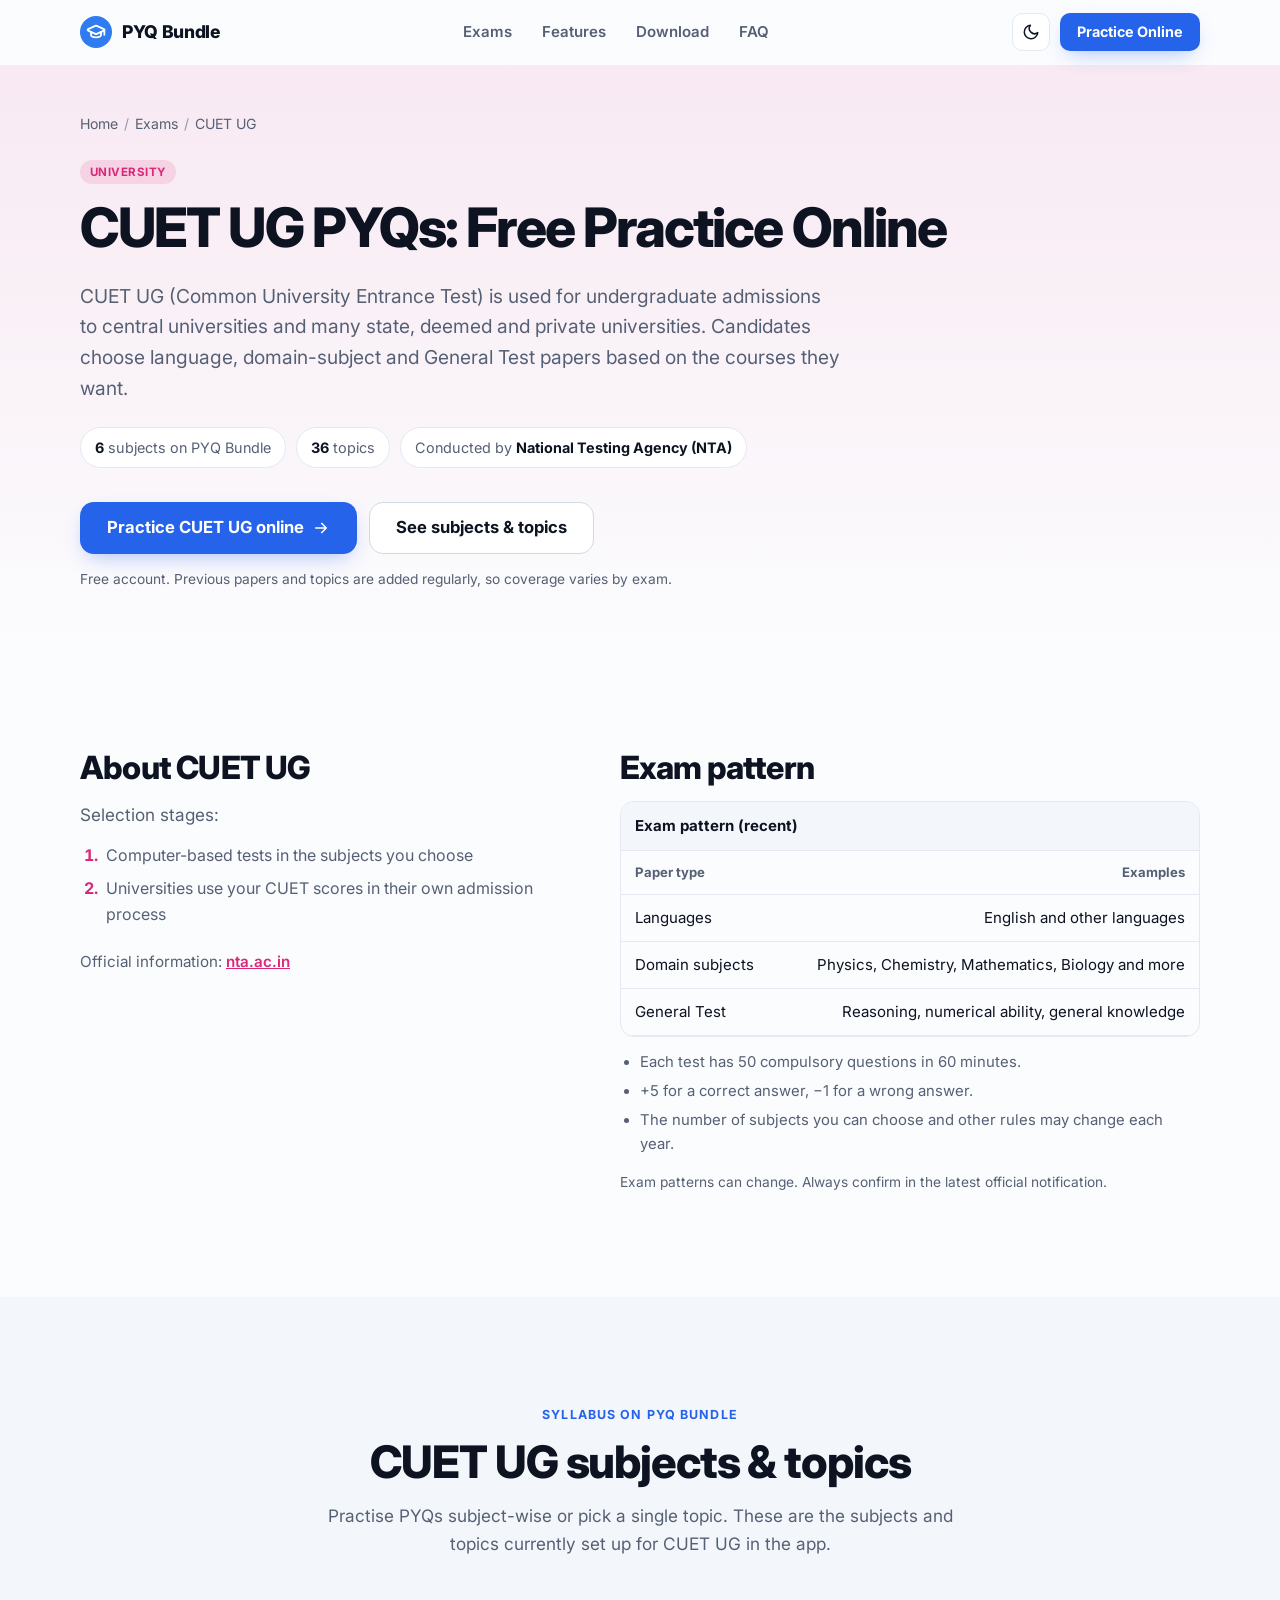
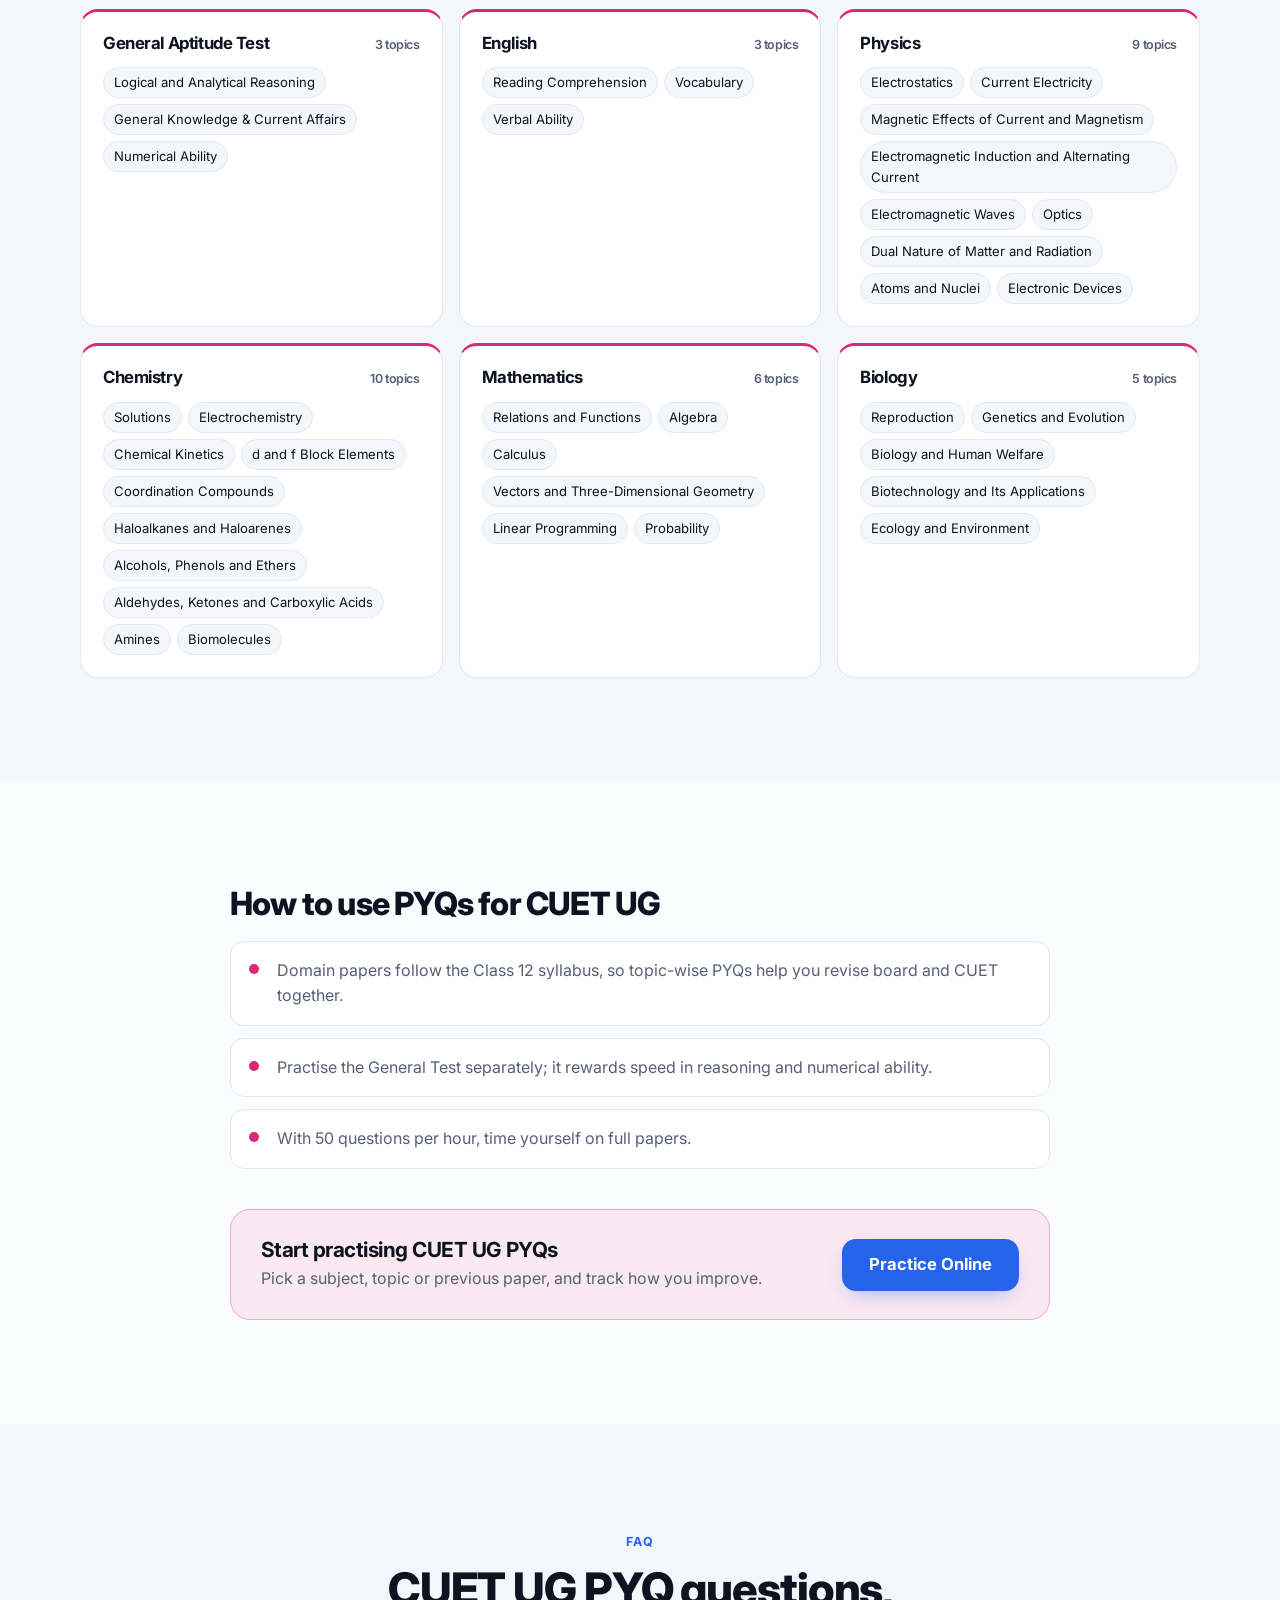
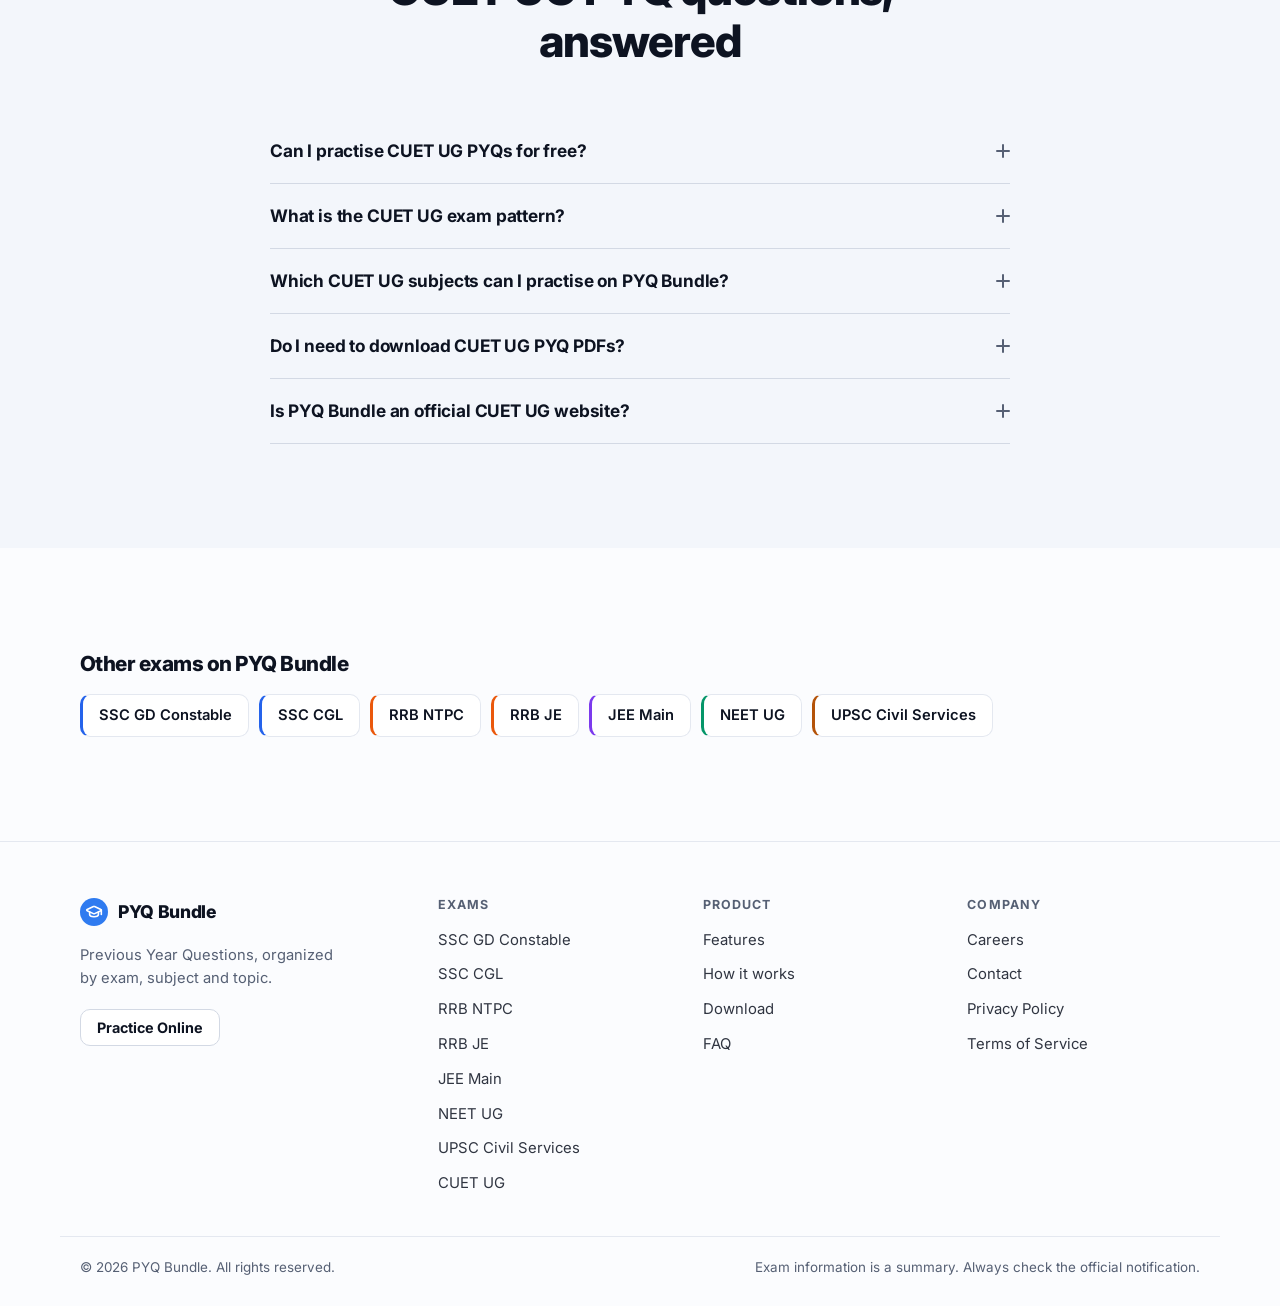
<file: exams/cuet-ug/index.html>
<!doctype html>
<html lang="en">
<head>
  <meta charset="utf-8">
  <meta name="viewport" content="width=device-width, initial-scale=1">
  <title>CUET UG PYQ Free – Previous Year Questions Practice | PYQ Bundle</title>
  <meta name="description" content="Practise CUET UG PYQs free online: previous year questions subject-wise and topic-wise, with performance analytics. Exam pattern, 6 subjects and 36 topics.">
  <link rel="canonical" href="https://pyqbundle.com/exams/cuet-ug/">
  <meta name="robots" content="index, follow">
  <meta name="color-scheme" content="light dark">
  <meta name="theme-color" content="#ffffff" media="(prefers-color-scheme: light)">
  <meta name="theme-color" content="#0f1115" media="(prefers-color-scheme: dark)">
  <link rel="icon" href="../../favicon.svg" type="image/svg+xml">
  <meta property="og:type" content="website">
  <meta property="og:site_name" content="PYQ Bundle">
  <meta property="og:title" content="CUET UG PYQ Free – Previous Year Questions Practice | PYQ Bundle">
  <meta property="og:description" content="Practise CUET UG PYQs free online: previous year questions subject-wise and topic-wise, with performance analytics. Exam pattern, 6 subjects and 36 topics.">
  <meta property="og:url" content="https://pyqbundle.com/exams/cuet-ug/">
  <meta property="og:image" content="https://pyqbundle.com/og-image.png">
  <meta property="og:image:width" content="1200">
  <meta property="og:image:height" content="630">
  <meta property="og:locale" content="en_IN">
  <meta name="twitter:card" content="summary_large_image">
  <script>
    (function () {
      var d = document.documentElement;
      d.classList.add('js');
      try { var t = localStorage.getItem('pyqb-theme'); if (t === 'light' || t === 'dark') d.setAttribute('data-theme', t); } catch (e) {}
    })();
  </script>
  <link rel="preconnect" href="https://fonts.googleapis.com">
  <link rel="preconnect" href="https://fonts.gstatic.com" crossorigin>
  <link rel="stylesheet" href="https://fonts.googleapis.com/css2?family=Inter:wght@400..800&display=swap">
  <link rel="stylesheet" href="../../css/styles.css?v=9">
  <script src="../../js/main.js?v=9" defer></script>
  <script type="application/ld+json">{"@context": "https://schema.org", "@graph": [{"@type": "BreadcrumbList", "itemListElement": [{"@type": "ListItem", "position": 1, "name": "Home", "item": "https://pyqbundle.com/"}, {"@type": "ListItem", "position": 2, "name": "Exams", "item": "https://pyqbundle.com/exams/"}, {"@type": "ListItem", "position": 3, "name": "CUET UG", "item": "https://pyqbundle.com/exams/cuet-ug/"}]}, {"@type": "WebPage", "name": "CUET UG PYQs & Practice", "url": "https://pyqbundle.com/exams/cuet-ug/", "description": "Practise CUET UG PYQs free online: previous year questions subject-wise and topic-wise, with performance analytics. Exam pattern, 6 subjects and 36 topics.", "about": {"@type": "Thing", "name": "CUET UG"}, "isPartOf": {"@type": "WebSite", "name": "PYQ Bundle", "url": "https://pyqbundle.com/"}}, {"@type": "FAQPage", "mainEntity": [{"@type": "Question", "name": "Can I practise CUET UG PYQs for free?", "acceptedAnswer": {"@type": "Answer", "text": "Yes. Create a free PYQ Bundle account to practise CUET UG previous year questions online, subject-wise, topic-wise or as full papers, and see your performance analytics. The free plan includes ads and one exam course at a time; Premium removes ads, lets you add more courses and syncs your notes."}}, {"@type": "Question", "name": "What is the CUET UG exam pattern?", "acceptedAnswer": {"@type": "Answer", "text": "Exam pattern (recent): Languages (Examples: English and other languages); Domain subjects (Examples: Physics, Chemistry, Mathematics, Biology and more); General Test (Examples: Reasoning, numerical ability, general knowledge). Each test has 50 compulsory questions in 60 minutes. +5 for a correct answer, −1 for a wrong answer. The number of subjects you can choose and other rules may change each year. Exam patterns can change, so always confirm in the latest official notification."}}, {"@type": "Question", "name": "Which CUET UG subjects can I practise on PYQ Bundle?", "acceptedAnswer": {"@type": "Answer", "text": "PYQ Bundle currently has 6 CUET UG subjects with 36 topics: General Aptitude Test, English, Physics, Chemistry, Mathematics and Biology. Previous papers and topics are added regularly, so coverage varies."}}, {"@type": "Question", "name": "Do I need to download CUET UG PYQ PDFs?", "acceptedAnswer": {"@type": "Answer", "text": "No. You practise questions directly in your browser at app.pyqbundle.com, on phone, tablet or desktop, and your attempts and progress are saved to your account. An Android app is coming soon."}}, {"@type": "Question", "name": "Is PYQ Bundle an official CUET UG website?", "acceptedAnswer": {"@type": "Answer", "text": "No. PYQ Bundle is an independent practice platform and is not affiliated with the National Testing Agency (NTA). For official notifications, dates and answer keys, visit nta.ac.in."}}]}]}</script>
</head>
<body>
  <a class="skip-link" href="#main">Skip to content</a>
  <header class="nav" id="nav">
    <div class="container nav-inner">
      <a href="../../" class="logo" aria-label="PYQ Bundle home">
        <img src="../../favicon.svg" alt="" width="32" height="32">
        <span>PYQ Bundle</span>
      </a>
      <nav aria-label="Primary">
        <ul class="nav-links">
          <li><a href="../../exams/">Exams</a></li>
          <li><a href="../../#features">Features</a></li>
          <li><a href="../../#download">Download</a></li>
          <li><a href="../../#faq">FAQ</a></li>
        </ul>
      </nav>
      <div class="nav-actions">
        <button class="theme-toggle" type="button" aria-label="Toggle dark mode">
          <svg class="i-moon" viewBox="0 0 24 24" width="18" height="18" aria-hidden="true"><path d="M21 12.8A9 9 0 1 1 11.2 3a7 7 0 0 0 9.8 9.8z"/></svg>
          <svg class="i-sun" viewBox="0 0 24 24" width="18" height="18" aria-hidden="true"><circle cx="12" cy="12" r="4"/><path d="M12 2v2M12 20v2M4.9 4.9l1.4 1.4M17.7 17.7l1.4 1.4M2 12h2M20 12h2M4.9 19.1l1.4-1.4M17.7 6.3l1.4-1.4"/></svg>
        </button>
        <a class="btn btn-primary btn-sm" href="https://app.pyqbundle.com" data-link="web_app" data-cta="nav_practice_online">Practice Online</a>
      </div>
    </div>
  </header>

  <main id="main" class="exam-page" style="--accent:#db2777">
    <section class="exam-hero">
      <div class="container">
        <nav class="breadcrumb" aria-label="Breadcrumb">
          <ol><li><a href="../../">Home</a></li><li><a href="../../exams/">Exams</a></li><li aria-current="page">CUET UG</li></ol>
        </nav>
        <p class="exam-group">University</p>
        <h1>CUET UG PYQs: Free Practice Online</h1>
        <p class="lead">CUET UG (Common University Entrance Test) is used for undergraduate admissions to central universities and many state, deemed and private universities. Candidates choose language, domain-subject and General Test papers based on the courses they want.</p>
        <ul class="exam-facts">
          <li><strong>6</strong> subjects on PYQ Bundle</li>
          <li><strong>36</strong> topics</li>
          <li>Conducted by <strong>National Testing Agency (NTA)</strong></li>
        </ul>
        <div class="cta-row cta-left">
          <a class="btn btn-primary btn-lg" href="https://app.pyqbundle.com" data-link="web_app" data-cta="exam_cuet-ug_practice">Practice CUET UG online
            <svg viewBox="0 0 24 24" width="18" height="18" aria-hidden="true"><path d="M5 12h14M13 6l6 6-6 6"/></svg></a>
          <a class="btn btn-ghost btn-lg" href="#syllabus">See subjects &amp; topics</a>
        </div>
        <p class="fine-note">Free account. Previous papers and topics are added regularly, so coverage varies by exam.</p>
      </div>
    </section>

    <section class="section exam-section">
      <div class="container exam-grid">
        <div>
          <h2>About CUET UG</h2>
          <p class="section-sub">Selection stages:</p>
          <ol class="stage-list"><li>Computer-based tests in the subjects you choose</li><li>Universities use your CUET scores in their own admission process</li></ol>
          <p class="official">Official information: <a href="https://nta.ac.in" rel="noopener" target="_blank">nta.ac.in</a></p>
        </div>
        <div>
          <h2>Exam pattern</h2>
          <div class="table-wrap">
            <table class="pattern-table">
              <caption>Exam pattern (recent)</caption>
              <thead><tr><th scope="col">Paper type</th><th scope="col">Examples</th></tr></thead>
              <tbody><tr><td>Languages</td><td>English and other languages</td></tr><tr><td>Domain subjects</td><td>Physics, Chemistry, Mathematics, Biology and more</td></tr><tr><td>General Test</td><td>Reasoning, numerical ability, general knowledge</td></tr></tbody>
            </table>
          </div>
          <ul class="pattern-notes"><li>Each test has 50 compulsory questions in 60 minutes.</li><li>+5 for a correct answer, −1 for a wrong answer.</li><li>The number of subjects you can choose and other rules may change each year.</li></ul>
          <p class="fine-note">Exam patterns can change. Always confirm in the latest official notification.</p>
        </div>
      </div>
    </section>

    <section class="section section-alt" id="syllabus">
      <div class="container">
        <div class="section-head">
          <p class="eyebrow">Syllabus on PYQ Bundle</p>
          <h2>CUET UG subjects &amp; topics</h2>
          <p class="section-sub">Practise PYQs subject-wise or pick a single topic. These are the subjects and topics currently set up for CUET UG in the app.</p>
        </div>
        <div class="subject-grid">
          <article class="subject-card">
            <h3>General Aptitude Test <span class="count">3 topics</span></h3>
            <ul class="chips"><li>Logical and Analytical Reasoning</li><li>General Knowledge &amp; Current Affairs</li><li>Numerical Ability</li></ul>
          </article>
          <article class="subject-card">
            <h3>English <span class="count">3 topics</span></h3>
            <ul class="chips"><li>Reading Comprehension</li><li>Vocabulary</li><li>Verbal Ability</li></ul>
          </article>
          <article class="subject-card">
            <h3>Physics <span class="count">9 topics</span></h3>
            <ul class="chips"><li>Electrostatics</li><li>Current Electricity</li><li>Magnetic Effects of Current and Magnetism</li><li>Electromagnetic Induction and Alternating Current</li><li>Electromagnetic Waves</li><li>Optics</li><li>Dual Nature of Matter and Radiation</li><li>Atoms and Nuclei</li><li>Electronic Devices</li></ul>
          </article>
          <article class="subject-card">
            <h3>Chemistry <span class="count">10 topics</span></h3>
            <ul class="chips"><li>Solutions</li><li>Electrochemistry</li><li>Chemical Kinetics</li><li>d and f Block Elements</li><li>Coordination Compounds</li><li>Haloalkanes and Haloarenes</li><li>Alcohols, Phenols and Ethers</li><li>Aldehydes, Ketones and Carboxylic Acids</li><li>Amines</li><li>Biomolecules</li></ul>
          </article>
          <article class="subject-card">
            <h3>Mathematics <span class="count">6 topics</span></h3>
            <ul class="chips"><li>Relations and Functions</li><li>Algebra</li><li>Calculus</li><li>Vectors and Three-Dimensional Geometry</li><li>Linear Programming</li><li>Probability</li></ul>
          </article>
          <article class="subject-card">
            <h3>Biology <span class="count">5 topics</span></h3>
            <ul class="chips"><li>Reproduction</li><li>Genetics and Evolution</li><li>Biology and Human Welfare</li><li>Biotechnology and Its Applications</li><li>Ecology and Environment</li></ul>
          </article>
        </div>
      </div>
    </section>

    <section class="section">
      <div class="container narrow">
        <h2>How to use PYQs for CUET UG</h2>
        <ul class="tip-list"><li>Domain papers follow the Class 12 syllabus, so topic-wise PYQs help you revise board and CUET together.</li><li>Practise the General Test separately; it rewards speed in reasoning and numerical ability.</li><li>With 50 questions per hour, time yourself on full papers.</li></ul>
        <div class="exam-cta-band">
          <div>
            <h3>Start practising CUET UG PYQs</h3>
            <p>Pick a subject, topic or previous paper, and track how you improve.</p>
          </div>
          <a class="btn btn-primary btn-lg" href="https://app.pyqbundle.com" data-link="web_app" data-cta="exam_cuet-ug_practice_bottom">Practice Online</a>
        </div>
      </div>
    </section>

    <section class="section section-alt" id="faq">
      <div class="container faq-wrap">
        <div class="section-head">
          <p class="eyebrow">FAQ</p>
          <h2>CUET UG PYQ questions, answered</h2>
        </div>
        <div class="faq">
          <details>
            <summary><h3>Can I practise CUET UG PYQs for free?</h3><span class="plus" aria-hidden="true"></span></summary>
            <p>Yes. Create a free PYQ Bundle account to practise CUET UG previous year questions online, subject-wise, topic-wise or as full papers, and see your performance analytics. The free plan includes ads and one exam course at a time; Premium removes ads, lets you add more courses and syncs your notes.</p>
          </details>
          <details>
            <summary><h3>What is the CUET UG exam pattern?</h3><span class="plus" aria-hidden="true"></span></summary>
            <p>Exam pattern (recent): Languages (Examples: English and other languages); Domain subjects (Examples: Physics, Chemistry, Mathematics, Biology and more); General Test (Examples: Reasoning, numerical ability, general knowledge). Each test has 50 compulsory questions in 60 minutes. +5 for a correct answer, −1 for a wrong answer. The number of subjects you can choose and other rules may change each year. Exam patterns can change, so always confirm in the latest official notification.</p>
          </details>
          <details>
            <summary><h3>Which CUET UG subjects can I practise on PYQ Bundle?</h3><span class="plus" aria-hidden="true"></span></summary>
            <p>PYQ Bundle currently has 6 CUET UG subjects with 36 topics: General Aptitude Test, English, Physics, Chemistry, Mathematics and Biology. Previous papers and topics are added regularly, so coverage varies.</p>
          </details>
          <details>
            <summary><h3>Do I need to download CUET UG PYQ PDFs?</h3><span class="plus" aria-hidden="true"></span></summary>
            <p>No. You practise questions directly in your browser at app.pyqbundle.com, on phone, tablet or desktop, and your attempts and progress are saved to your account. An Android app is coming soon.</p>
          </details>
          <details>
            <summary><h3>Is PYQ Bundle an official CUET UG website?</h3><span class="plus" aria-hidden="true"></span></summary>
            <p>No. PYQ Bundle is an independent practice platform and is not affiliated with the National Testing Agency (NTA). For official notifications, dates and answer keys, visit nta.ac.in.</p>
          </details>
        </div>
      </div>
    </section>

    <section class="section">
      <div class="container">
        <h2 class="other-title">Other exams on PYQ Bundle</h2>
        <ul class="other-exams"><li><a href="../../exams/ssc-gd-constable/" style="--accent:#2563eb">SSC GD Constable</a></li><li><a href="../../exams/ssc-cgl/" style="--accent:#2563eb">SSC CGL</a></li><li><a href="../../exams/rrb-ntpc/" style="--accent:#ea580c">RRB NTPC</a></li><li><a href="../../exams/rrb-je/" style="--accent:#ea580c">RRB JE</a></li><li><a href="../../exams/jee-mains/" style="--accent:#7c3aed">JEE Main</a></li><li><a href="../../exams/neet-ug/" style="--accent:#059669">NEET UG</a></li><li><a href="../../exams/upsc-civil-services/" style="--accent:#b45309">UPSC Civil Services</a></li></ul>
      </div>
    </section>
  </main>

  <!-- FOOTER:START (generated by tools/build_pages.py) -->
  <footer class="footer">
    <div class="container footer-grid">
      <div class="footer-brand">
        <a href="../../" class="logo"><img src="../../favicon.svg" alt="" width="28" height="28"><span>PYQ Bundle</span></a>
        <p class="footer-tag">Previous Year Questions, organized by exam, subject and topic.</p>
        <a class="btn btn-ghost btn-sm" href="https://app.pyqbundle.com" data-link="web_app" data-cta="footer_practice_online">Practice Online</a>
      </div>
      <nav aria-label="Exams">
        <h2 class="footer-h">Exams</h2>
        <ul class="footer-list">
            <li><a href="../../exams/ssc-gd-constable/">SSC GD Constable</a></li>
            <li><a href="../../exams/ssc-cgl/">SSC CGL</a></li>
            <li><a href="../../exams/rrb-ntpc/">RRB NTPC</a></li>
            <li><a href="../../exams/rrb-je/">RRB JE</a></li>
            <li><a href="../../exams/jee-mains/">JEE Main</a></li>
            <li><a href="../../exams/neet-ug/">NEET UG</a></li>
            <li><a href="../../exams/upsc-civil-services/">UPSC Civil Services</a></li>
            <li><a href="../../exams/cuet-ug/">CUET UG</a></li>
        </ul>
      </nav>
      <nav aria-label="Product">
        <h2 class="footer-h">Product</h2>
        <ul class="footer-list">
          <li><a href="../../#features">Features</a></li>
          <li><a href="../../#how">How it works</a></li>
          <li><a href="../../#download">Download</a></li>
          <li><a href="../../#faq">FAQ</a></li>
        </ul>
      </nav>
      <nav aria-label="Company">
        <h2 class="footer-h">Company</h2>
        <ul class="footer-list">
          <li><a href="../../careers.html">Careers</a></li>
          <li><a href="../../contact.html">Contact</a></li>
          <li><a href="../../privacy.html">Privacy Policy</a></li>
          <li><a href="../../terms.html">Terms of Service</a></li>
        </ul>
      </nav>
    </div>
    <div class="container footer-bottom">
      <p>© <span id="year">2026</span> PYQ Bundle. All rights reserved.</p>
      <p>Exam information is a summary. Always check the official notification.</p>
    </div>
  </footer>
  <!-- FOOTER:END -->
</body>
</html>
</file>
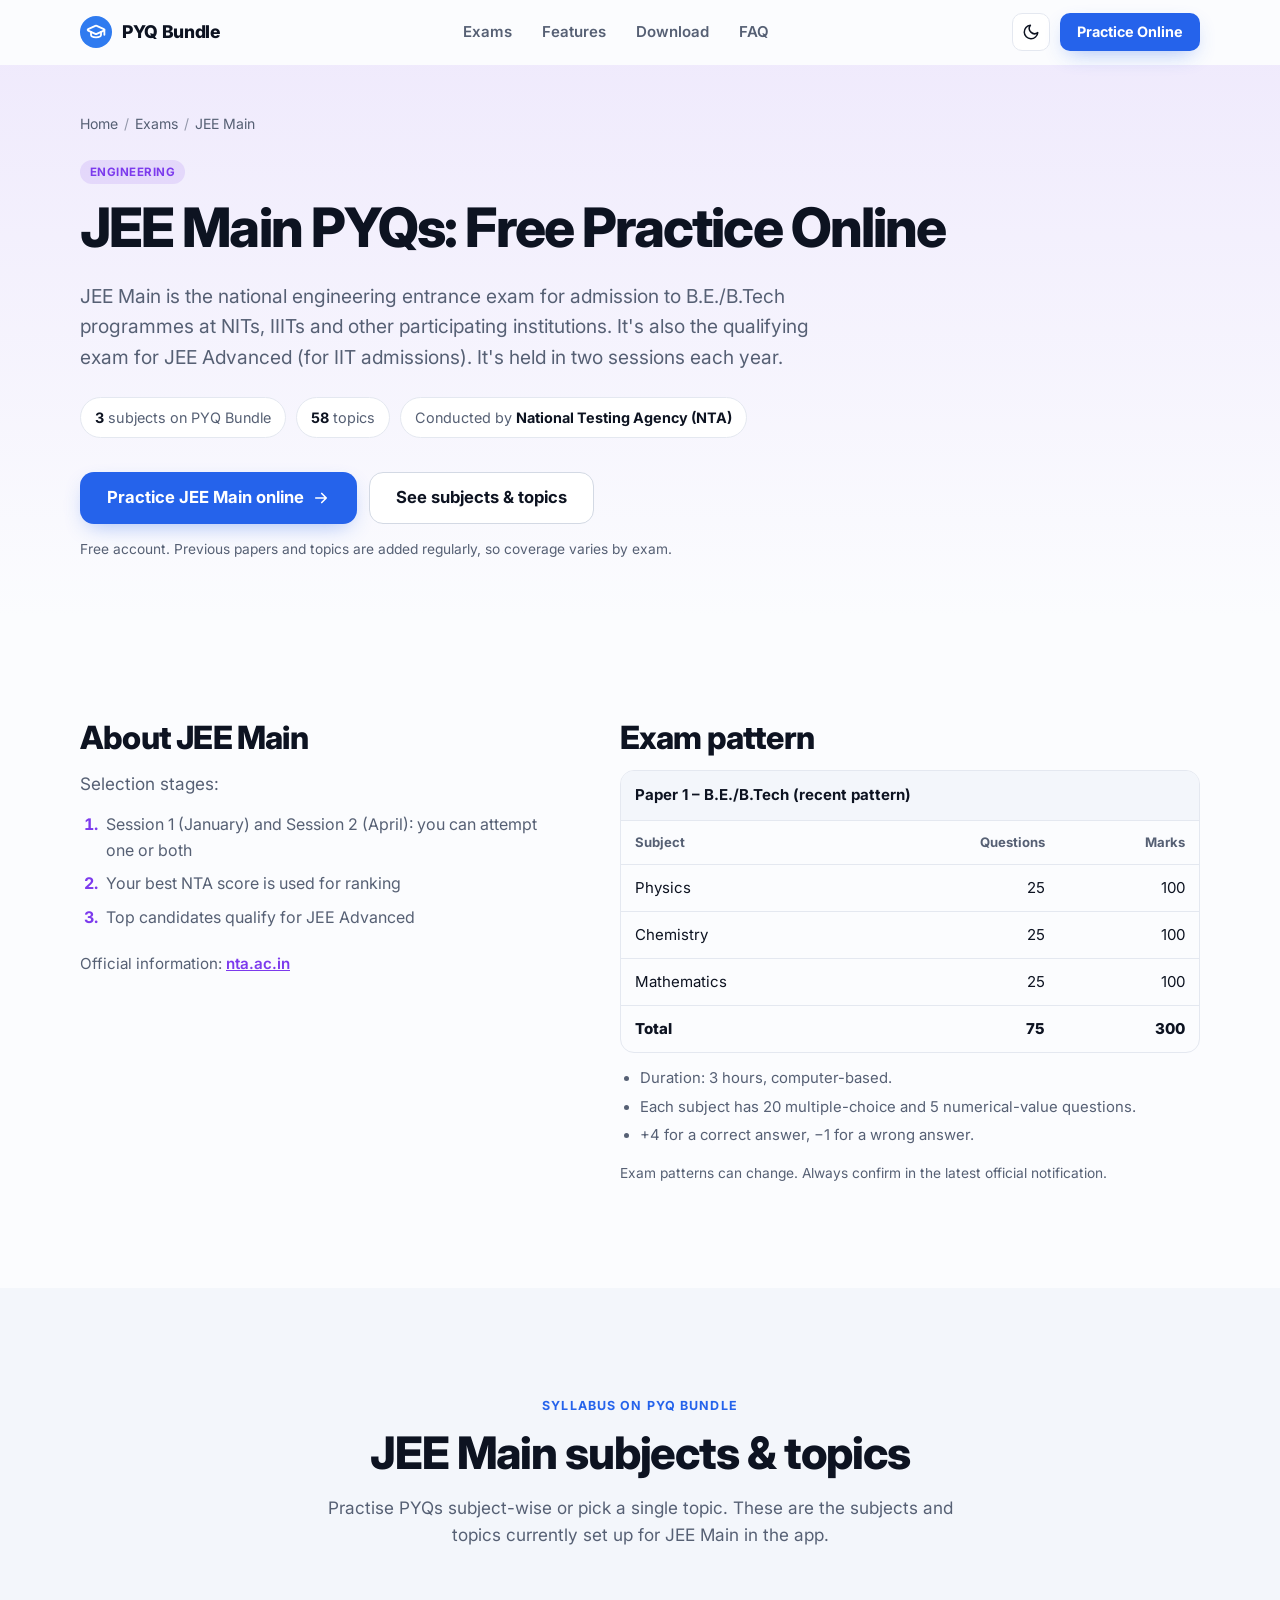
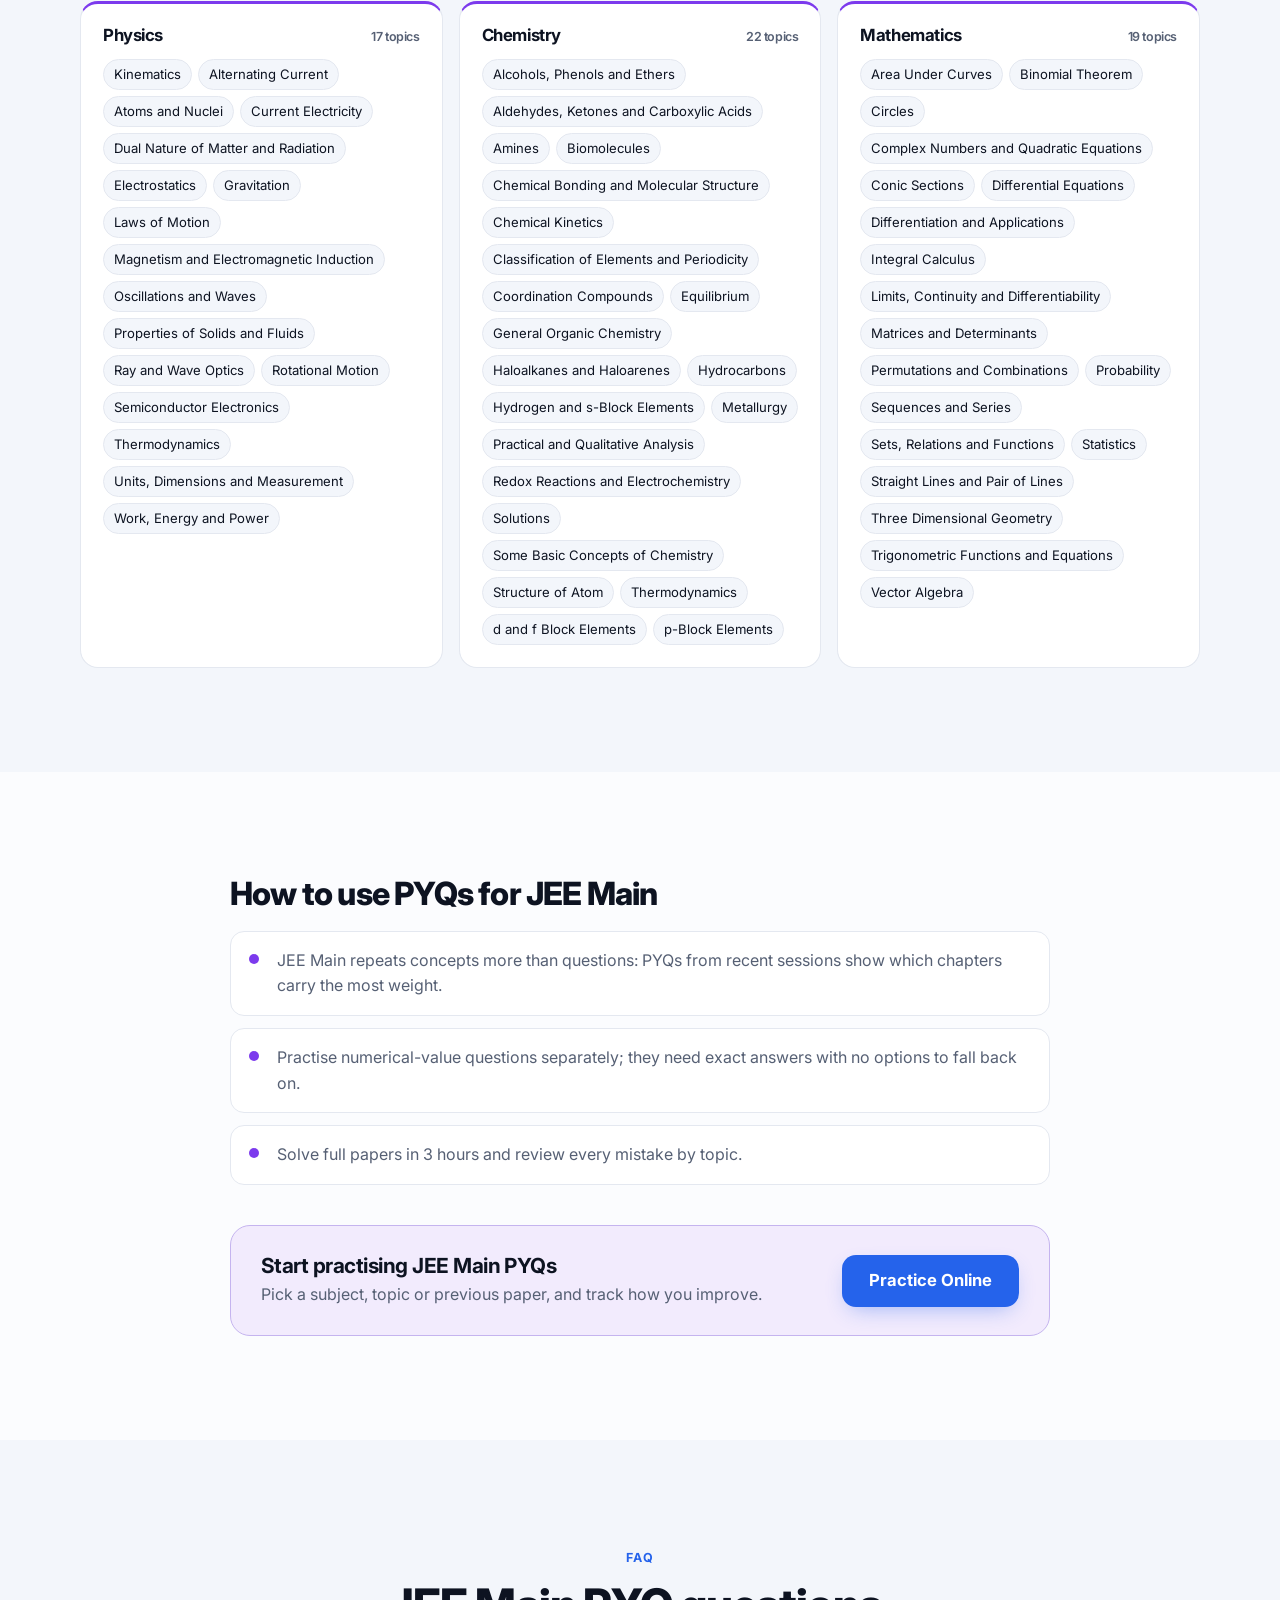
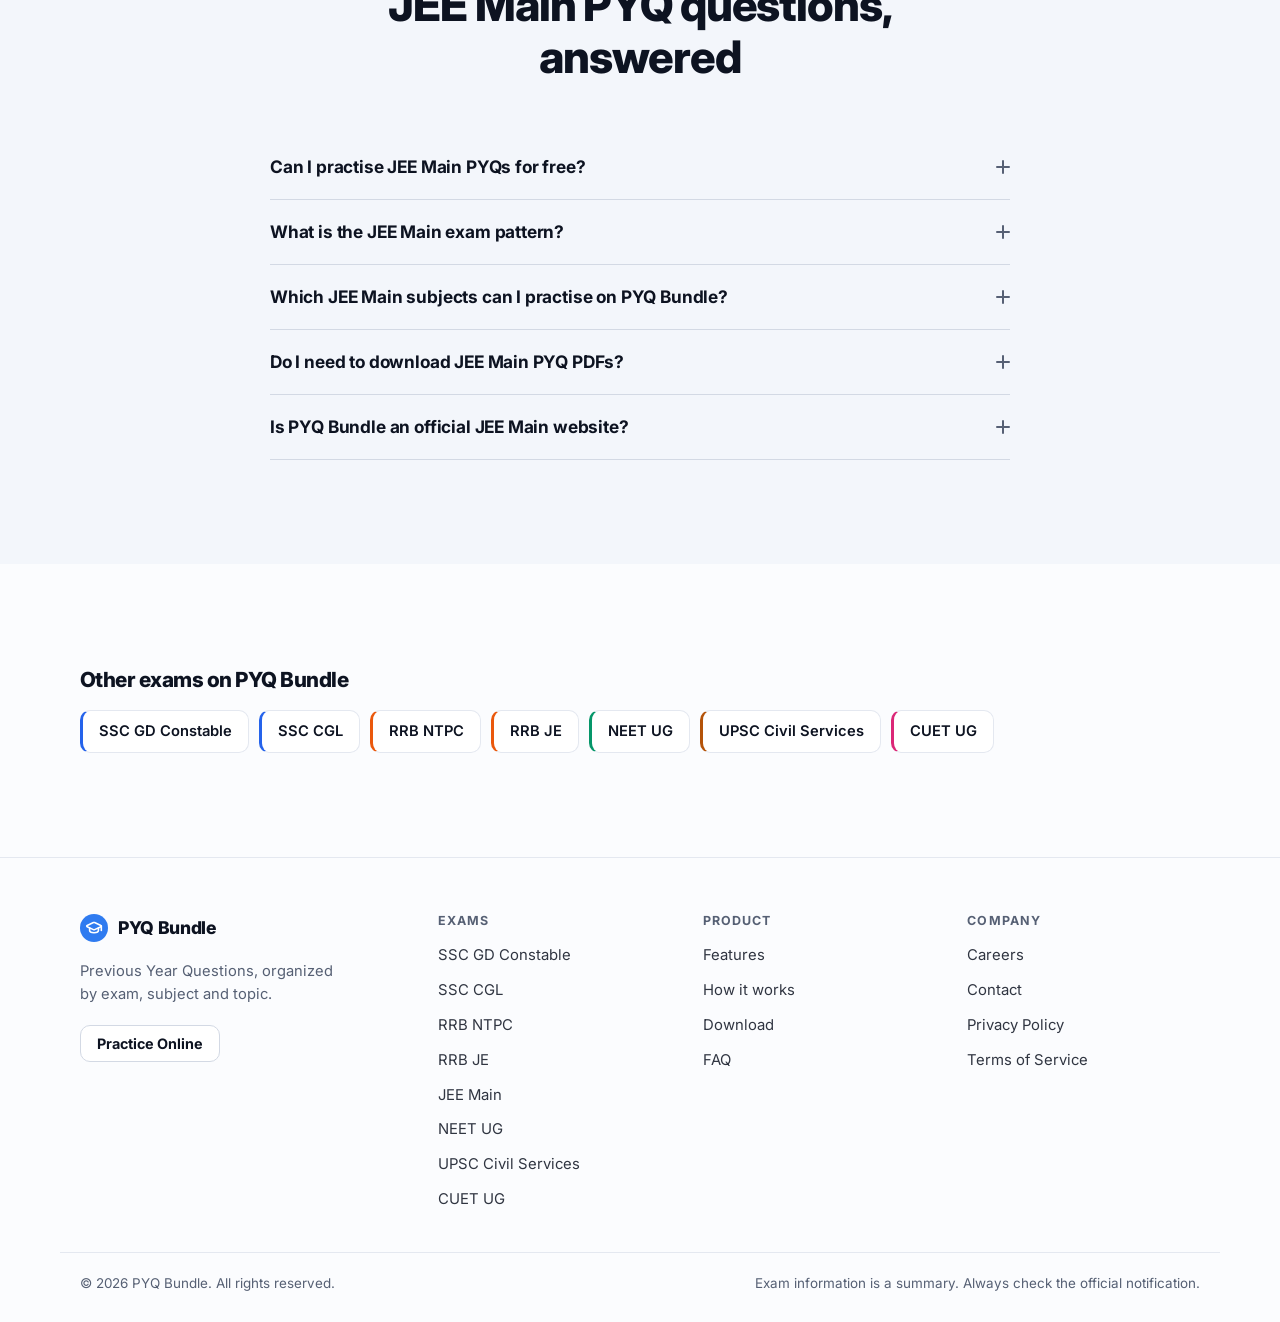
<file: exams/jee-mains/index.html>
<!doctype html>
<html lang="en">
<head>
  <meta charset="utf-8">
  <meta name="viewport" content="width=device-width, initial-scale=1">
  <title>JEE Main PYQ Free – Previous Year Questions Practice | PYQ Bundle</title>
  <meta name="description" content="Practise JEE Main PYQs free online: previous year questions subject-wise and topic-wise, with performance analytics. Exam pattern, 3 subjects and 58 topics.">
  <link rel="canonical" href="https://pyqbundle.com/exams/jee-mains/">
  <meta name="robots" content="index, follow">
  <meta name="color-scheme" content="light dark">
  <meta name="theme-color" content="#ffffff" media="(prefers-color-scheme: light)">
  <meta name="theme-color" content="#0f1115" media="(prefers-color-scheme: dark)">
  <link rel="icon" href="../../favicon.svg" type="image/svg+xml">
  <meta property="og:type" content="website">
  <meta property="og:site_name" content="PYQ Bundle">
  <meta property="og:title" content="JEE Main PYQ Free – Previous Year Questions Practice | PYQ Bundle">
  <meta property="og:description" content="Practise JEE Main PYQs free online: previous year questions subject-wise and topic-wise, with performance analytics. Exam pattern, 3 subjects and 58 topics.">
  <meta property="og:url" content="https://pyqbundle.com/exams/jee-mains/">
  <meta property="og:image" content="https://pyqbundle.com/og-image.png">
  <meta property="og:image:width" content="1200">
  <meta property="og:image:height" content="630">
  <meta property="og:locale" content="en_IN">
  <meta name="twitter:card" content="summary_large_image">
  <script>
    (function () {
      var d = document.documentElement;
      d.classList.add('js');
      try { var t = localStorage.getItem('pyqb-theme'); if (t === 'light' || t === 'dark') d.setAttribute('data-theme', t); } catch (e) {}
    })();
  </script>
  <link rel="preconnect" href="https://fonts.googleapis.com">
  <link rel="preconnect" href="https://fonts.gstatic.com" crossorigin>
  <link rel="stylesheet" href="https://fonts.googleapis.com/css2?family=Inter:wght@400..800&display=swap">
  <link rel="stylesheet" href="../../css/styles.css?v=9">
  <script src="../../js/main.js?v=9" defer></script>
  <script type="application/ld+json">{"@context": "https://schema.org", "@graph": [{"@type": "BreadcrumbList", "itemListElement": [{"@type": "ListItem", "position": 1, "name": "Home", "item": "https://pyqbundle.com/"}, {"@type": "ListItem", "position": 2, "name": "Exams", "item": "https://pyqbundle.com/exams/"}, {"@type": "ListItem", "position": 3, "name": "JEE Main", "item": "https://pyqbundle.com/exams/jee-mains/"}]}, {"@type": "WebPage", "name": "JEE Main PYQs & Practice", "url": "https://pyqbundle.com/exams/jee-mains/", "description": "Practise JEE Main PYQs free online: previous year questions subject-wise and topic-wise, with performance analytics. Exam pattern, 3 subjects and 58 topics.", "about": {"@type": "Thing", "name": "JEE Main"}, "isPartOf": {"@type": "WebSite", "name": "PYQ Bundle", "url": "https://pyqbundle.com/"}}, {"@type": "FAQPage", "mainEntity": [{"@type": "Question", "name": "Can I practise JEE Main PYQs for free?", "acceptedAnswer": {"@type": "Answer", "text": "Yes. Create a free PYQ Bundle account to practise JEE Main previous year questions online, subject-wise, topic-wise or as full papers, and see your performance analytics. The free plan includes ads and one exam course at a time; Premium removes ads, lets you add more courses and syncs your notes."}}, {"@type": "Question", "name": "What is the JEE Main exam pattern?", "acceptedAnswer": {"@type": "Answer", "text": "Paper 1 – B.E./B.Tech (recent pattern): Physics (Questions: 25, Marks: 100); Chemistry (Questions: 25, Marks: 100); Mathematics (Questions: 25, Marks: 100). Total: Questions 75, Marks 300. Duration: 3 hours, computer-based. Each subject has 20 multiple-choice and 5 numerical-value questions. +4 for a correct answer, −1 for a wrong answer. Exam patterns can change, so always confirm in the latest official notification."}}, {"@type": "Question", "name": "Which JEE Main subjects can I practise on PYQ Bundle?", "acceptedAnswer": {"@type": "Answer", "text": "PYQ Bundle currently has 3 JEE Main subjects with 58 topics: Physics, Chemistry and Mathematics. Previous papers and topics are added regularly, so coverage varies."}}, {"@type": "Question", "name": "Do I need to download JEE Main PYQ PDFs?", "acceptedAnswer": {"@type": "Answer", "text": "No. You practise questions directly in your browser at app.pyqbundle.com, on phone, tablet or desktop, and your attempts and progress are saved to your account. An Android app is coming soon."}}, {"@type": "Question", "name": "Is PYQ Bundle an official JEE Main website?", "acceptedAnswer": {"@type": "Answer", "text": "No. PYQ Bundle is an independent practice platform and is not affiliated with the National Testing Agency (NTA). For official notifications, dates and answer keys, visit nta.ac.in."}}]}]}</script>
</head>
<body>
  <a class="skip-link" href="#main">Skip to content</a>
  <header class="nav" id="nav">
    <div class="container nav-inner">
      <a href="../../" class="logo" aria-label="PYQ Bundle home">
        <img src="../../favicon.svg" alt="" width="32" height="32">
        <span>PYQ Bundle</span>
      </a>
      <nav aria-label="Primary">
        <ul class="nav-links">
          <li><a href="../../exams/">Exams</a></li>
          <li><a href="../../#features">Features</a></li>
          <li><a href="../../#download">Download</a></li>
          <li><a href="../../#faq">FAQ</a></li>
        </ul>
      </nav>
      <div class="nav-actions">
        <button class="theme-toggle" type="button" aria-label="Toggle dark mode">
          <svg class="i-moon" viewBox="0 0 24 24" width="18" height="18" aria-hidden="true"><path d="M21 12.8A9 9 0 1 1 11.2 3a7 7 0 0 0 9.8 9.8z"/></svg>
          <svg class="i-sun" viewBox="0 0 24 24" width="18" height="18" aria-hidden="true"><circle cx="12" cy="12" r="4"/><path d="M12 2v2M12 20v2M4.9 4.9l1.4 1.4M17.7 17.7l1.4 1.4M2 12h2M20 12h2M4.9 19.1l1.4-1.4M17.7 6.3l1.4-1.4"/></svg>
        </button>
        <a class="btn btn-primary btn-sm" href="https://app.pyqbundle.com" data-link="web_app" data-cta="nav_practice_online">Practice Online</a>
      </div>
    </div>
  </header>

  <main id="main" class="exam-page" style="--accent:#7c3aed">
    <section class="exam-hero">
      <div class="container">
        <nav class="breadcrumb" aria-label="Breadcrumb">
          <ol><li><a href="../../">Home</a></li><li><a href="../../exams/">Exams</a></li><li aria-current="page">JEE Main</li></ol>
        </nav>
        <p class="exam-group">Engineering</p>
        <h1>JEE Main PYQs: Free Practice Online</h1>
        <p class="lead">JEE Main is the national engineering entrance exam for admission to B.E./B.Tech programmes at NITs, IIITs and other participating institutions. It&#x27;s also the qualifying exam for JEE Advanced (for IIT admissions). It&#x27;s held in two sessions each year.</p>
        <ul class="exam-facts">
          <li><strong>3</strong> subjects on PYQ Bundle</li>
          <li><strong>58</strong> topics</li>
          <li>Conducted by <strong>National Testing Agency (NTA)</strong></li>
        </ul>
        <div class="cta-row cta-left">
          <a class="btn btn-primary btn-lg" href="https://app.pyqbundle.com" data-link="web_app" data-cta="exam_jee-mains_practice">Practice JEE Main online
            <svg viewBox="0 0 24 24" width="18" height="18" aria-hidden="true"><path d="M5 12h14M13 6l6 6-6 6"/></svg></a>
          <a class="btn btn-ghost btn-lg" href="#syllabus">See subjects &amp; topics</a>
        </div>
        <p class="fine-note">Free account. Previous papers and topics are added regularly, so coverage varies by exam.</p>
      </div>
    </section>

    <section class="section exam-section">
      <div class="container exam-grid">
        <div>
          <h2>About JEE Main</h2>
          <p class="section-sub">Selection stages:</p>
          <ol class="stage-list"><li>Session 1 (January) and Session 2 (April): you can attempt one or both</li><li>Your best NTA score is used for ranking</li><li>Top candidates qualify for JEE Advanced</li></ol>
          <p class="official">Official information: <a href="https://nta.ac.in" rel="noopener" target="_blank">nta.ac.in</a></p>
        </div>
        <div>
          <h2>Exam pattern</h2>
          <div class="table-wrap">
            <table class="pattern-table">
              <caption>Paper 1 – B.E./B.Tech (recent pattern)</caption>
              <thead><tr><th scope="col">Subject</th><th scope="col">Questions</th><th scope="col">Marks</th></tr></thead>
              <tbody><tr><td>Physics</td><td>25</td><td>100</td></tr><tr><td>Chemistry</td><td>25</td><td>100</td></tr><tr><td>Mathematics</td><td>25</td><td>100</td></tr></tbody><tfoot><tr><td>Total</td><td>75</td><td>300</td></tr></tfoot>
            </table>
          </div>
          <ul class="pattern-notes"><li>Duration: 3 hours, computer-based.</li><li>Each subject has 20 multiple-choice and 5 numerical-value questions.</li><li>+4 for a correct answer, −1 for a wrong answer.</li></ul>
          <p class="fine-note">Exam patterns can change. Always confirm in the latest official notification.</p>
        </div>
      </div>
    </section>

    <section class="section section-alt" id="syllabus">
      <div class="container">
        <div class="section-head">
          <p class="eyebrow">Syllabus on PYQ Bundle</p>
          <h2>JEE Main subjects &amp; topics</h2>
          <p class="section-sub">Practise PYQs subject-wise or pick a single topic. These are the subjects and topics currently set up for JEE Main in the app.</p>
        </div>
        <div class="subject-grid">
          <article class="subject-card">
            <h3>Physics <span class="count">17 topics</span></h3>
            <ul class="chips"><li>Kinematics</li><li>Alternating Current</li><li>Atoms and Nuclei</li><li>Current Electricity</li><li>Dual Nature of Matter and Radiation</li><li>Electrostatics</li><li>Gravitation</li><li>Laws of Motion</li><li>Magnetism and Electromagnetic Induction</li><li>Oscillations and Waves</li><li>Properties of Solids and Fluids</li><li>Ray and Wave Optics</li><li>Rotational Motion</li><li>Semiconductor Electronics</li><li>Thermodynamics</li><li>Units, Dimensions and Measurement</li><li>Work, Energy and Power</li></ul>
          </article>
          <article class="subject-card">
            <h3>Chemistry <span class="count">22 topics</span></h3>
            <ul class="chips"><li>Alcohols, Phenols and Ethers</li><li>Aldehydes, Ketones and Carboxylic Acids</li><li>Amines</li><li>Biomolecules</li><li>Chemical Bonding and Molecular Structure</li><li>Chemical Kinetics</li><li>Classification of Elements and Periodicity</li><li>Coordination Compounds</li><li>Equilibrium</li><li>General Organic Chemistry</li><li>Haloalkanes and Haloarenes</li><li>Hydrocarbons</li><li>Hydrogen and s-Block Elements</li><li>Metallurgy</li><li>Practical and Qualitative Analysis</li><li>Redox Reactions and Electrochemistry</li><li>Solutions</li><li>Some Basic Concepts of Chemistry</li><li>Structure of Atom</li><li>Thermodynamics</li><li>d and f Block Elements</li><li>p-Block Elements</li></ul>
          </article>
          <article class="subject-card">
            <h3>Mathematics <span class="count">19 topics</span></h3>
            <ul class="chips"><li>Area Under Curves</li><li>Binomial Theorem</li><li>Circles</li><li>Complex Numbers and Quadratic Equations</li><li>Conic Sections</li><li>Differential Equations</li><li>Differentiation and Applications</li><li>Integral Calculus</li><li>Limits, Continuity and Differentiability</li><li>Matrices and Determinants</li><li>Permutations and Combinations</li><li>Probability</li><li>Sequences and Series</li><li>Sets, Relations and Functions</li><li>Statistics</li><li>Straight Lines and Pair of Lines</li><li>Three Dimensional Geometry</li><li>Trigonometric Functions and Equations</li><li>Vector Algebra</li></ul>
          </article>
        </div>
      </div>
    </section>

    <section class="section">
      <div class="container narrow">
        <h2>How to use PYQs for JEE Main</h2>
        <ul class="tip-list"><li>JEE Main repeats concepts more than questions: PYQs from recent sessions show which chapters carry the most weight.</li><li>Practise numerical-value questions separately; they need exact answers with no options to fall back on.</li><li>Solve full papers in 3 hours and review every mistake by topic.</li></ul>
        <div class="exam-cta-band">
          <div>
            <h3>Start practising JEE Main PYQs</h3>
            <p>Pick a subject, topic or previous paper, and track how you improve.</p>
          </div>
          <a class="btn btn-primary btn-lg" href="https://app.pyqbundle.com" data-link="web_app" data-cta="exam_jee-mains_practice_bottom">Practice Online</a>
        </div>
      </div>
    </section>

    <section class="section section-alt" id="faq">
      <div class="container faq-wrap">
        <div class="section-head">
          <p class="eyebrow">FAQ</p>
          <h2>JEE Main PYQ questions, answered</h2>
        </div>
        <div class="faq">
          <details>
            <summary><h3>Can I practise JEE Main PYQs for free?</h3><span class="plus" aria-hidden="true"></span></summary>
            <p>Yes. Create a free PYQ Bundle account to practise JEE Main previous year questions online, subject-wise, topic-wise or as full papers, and see your performance analytics. The free plan includes ads and one exam course at a time; Premium removes ads, lets you add more courses and syncs your notes.</p>
          </details>
          <details>
            <summary><h3>What is the JEE Main exam pattern?</h3><span class="plus" aria-hidden="true"></span></summary>
            <p>Paper 1 – B.E./B.Tech (recent pattern): Physics (Questions: 25, Marks: 100); Chemistry (Questions: 25, Marks: 100); Mathematics (Questions: 25, Marks: 100). Total: Questions 75, Marks 300. Duration: 3 hours, computer-based. Each subject has 20 multiple-choice and 5 numerical-value questions. +4 for a correct answer, −1 for a wrong answer. Exam patterns can change, so always confirm in the latest official notification.</p>
          </details>
          <details>
            <summary><h3>Which JEE Main subjects can I practise on PYQ Bundle?</h3><span class="plus" aria-hidden="true"></span></summary>
            <p>PYQ Bundle currently has 3 JEE Main subjects with 58 topics: Physics, Chemistry and Mathematics. Previous papers and topics are added regularly, so coverage varies.</p>
          </details>
          <details>
            <summary><h3>Do I need to download JEE Main PYQ PDFs?</h3><span class="plus" aria-hidden="true"></span></summary>
            <p>No. You practise questions directly in your browser at app.pyqbundle.com, on phone, tablet or desktop, and your attempts and progress are saved to your account. An Android app is coming soon.</p>
          </details>
          <details>
            <summary><h3>Is PYQ Bundle an official JEE Main website?</h3><span class="plus" aria-hidden="true"></span></summary>
            <p>No. PYQ Bundle is an independent practice platform and is not affiliated with the National Testing Agency (NTA). For official notifications, dates and answer keys, visit nta.ac.in.</p>
          </details>
        </div>
      </div>
    </section>

    <section class="section">
      <div class="container">
        <h2 class="other-title">Other exams on PYQ Bundle</h2>
        <ul class="other-exams"><li><a href="../../exams/ssc-gd-constable/" style="--accent:#2563eb">SSC GD Constable</a></li><li><a href="../../exams/ssc-cgl/" style="--accent:#2563eb">SSC CGL</a></li><li><a href="../../exams/rrb-ntpc/" style="--accent:#ea580c">RRB NTPC</a></li><li><a href="../../exams/rrb-je/" style="--accent:#ea580c">RRB JE</a></li><li><a href="../../exams/neet-ug/" style="--accent:#059669">NEET UG</a></li><li><a href="../../exams/upsc-civil-services/" style="--accent:#b45309">UPSC Civil Services</a></li><li><a href="../../exams/cuet-ug/" style="--accent:#db2777">CUET UG</a></li></ul>
      </div>
    </section>
  </main>

  <!-- FOOTER:START (generated by tools/build_pages.py) -->
  <footer class="footer">
    <div class="container footer-grid">
      <div class="footer-brand">
        <a href="../../" class="logo"><img src="../../favicon.svg" alt="" width="28" height="28"><span>PYQ Bundle</span></a>
        <p class="footer-tag">Previous Year Questions, organized by exam, subject and topic.</p>
        <a class="btn btn-ghost btn-sm" href="https://app.pyqbundle.com" data-link="web_app" data-cta="footer_practice_online">Practice Online</a>
      </div>
      <nav aria-label="Exams">
        <h2 class="footer-h">Exams</h2>
        <ul class="footer-list">
            <li><a href="../../exams/ssc-gd-constable/">SSC GD Constable</a></li>
            <li><a href="../../exams/ssc-cgl/">SSC CGL</a></li>
            <li><a href="../../exams/rrb-ntpc/">RRB NTPC</a></li>
            <li><a href="../../exams/rrb-je/">RRB JE</a></li>
            <li><a href="../../exams/jee-mains/">JEE Main</a></li>
            <li><a href="../../exams/neet-ug/">NEET UG</a></li>
            <li><a href="../../exams/upsc-civil-services/">UPSC Civil Services</a></li>
            <li><a href="../../exams/cuet-ug/">CUET UG</a></li>
        </ul>
      </nav>
      <nav aria-label="Product">
        <h2 class="footer-h">Product</h2>
        <ul class="footer-list">
          <li><a href="../../#features">Features</a></li>
          <li><a href="../../#how">How it works</a></li>
          <li><a href="../../#download">Download</a></li>
          <li><a href="../../#faq">FAQ</a></li>
        </ul>
      </nav>
      <nav aria-label="Company">
        <h2 class="footer-h">Company</h2>
        <ul class="footer-list">
          <li><a href="../../careers.html">Careers</a></li>
          <li><a href="../../contact.html">Contact</a></li>
          <li><a href="../../privacy.html">Privacy Policy</a></li>
          <li><a href="../../terms.html">Terms of Service</a></li>
        </ul>
      </nav>
    </div>
    <div class="container footer-bottom">
      <p>© <span id="year">2026</span> PYQ Bundle. All rights reserved.</p>
      <p>Exam information is a summary. Always check the official notification.</p>
    </div>
  </footer>
  <!-- FOOTER:END -->
</body>
</html>
</file>
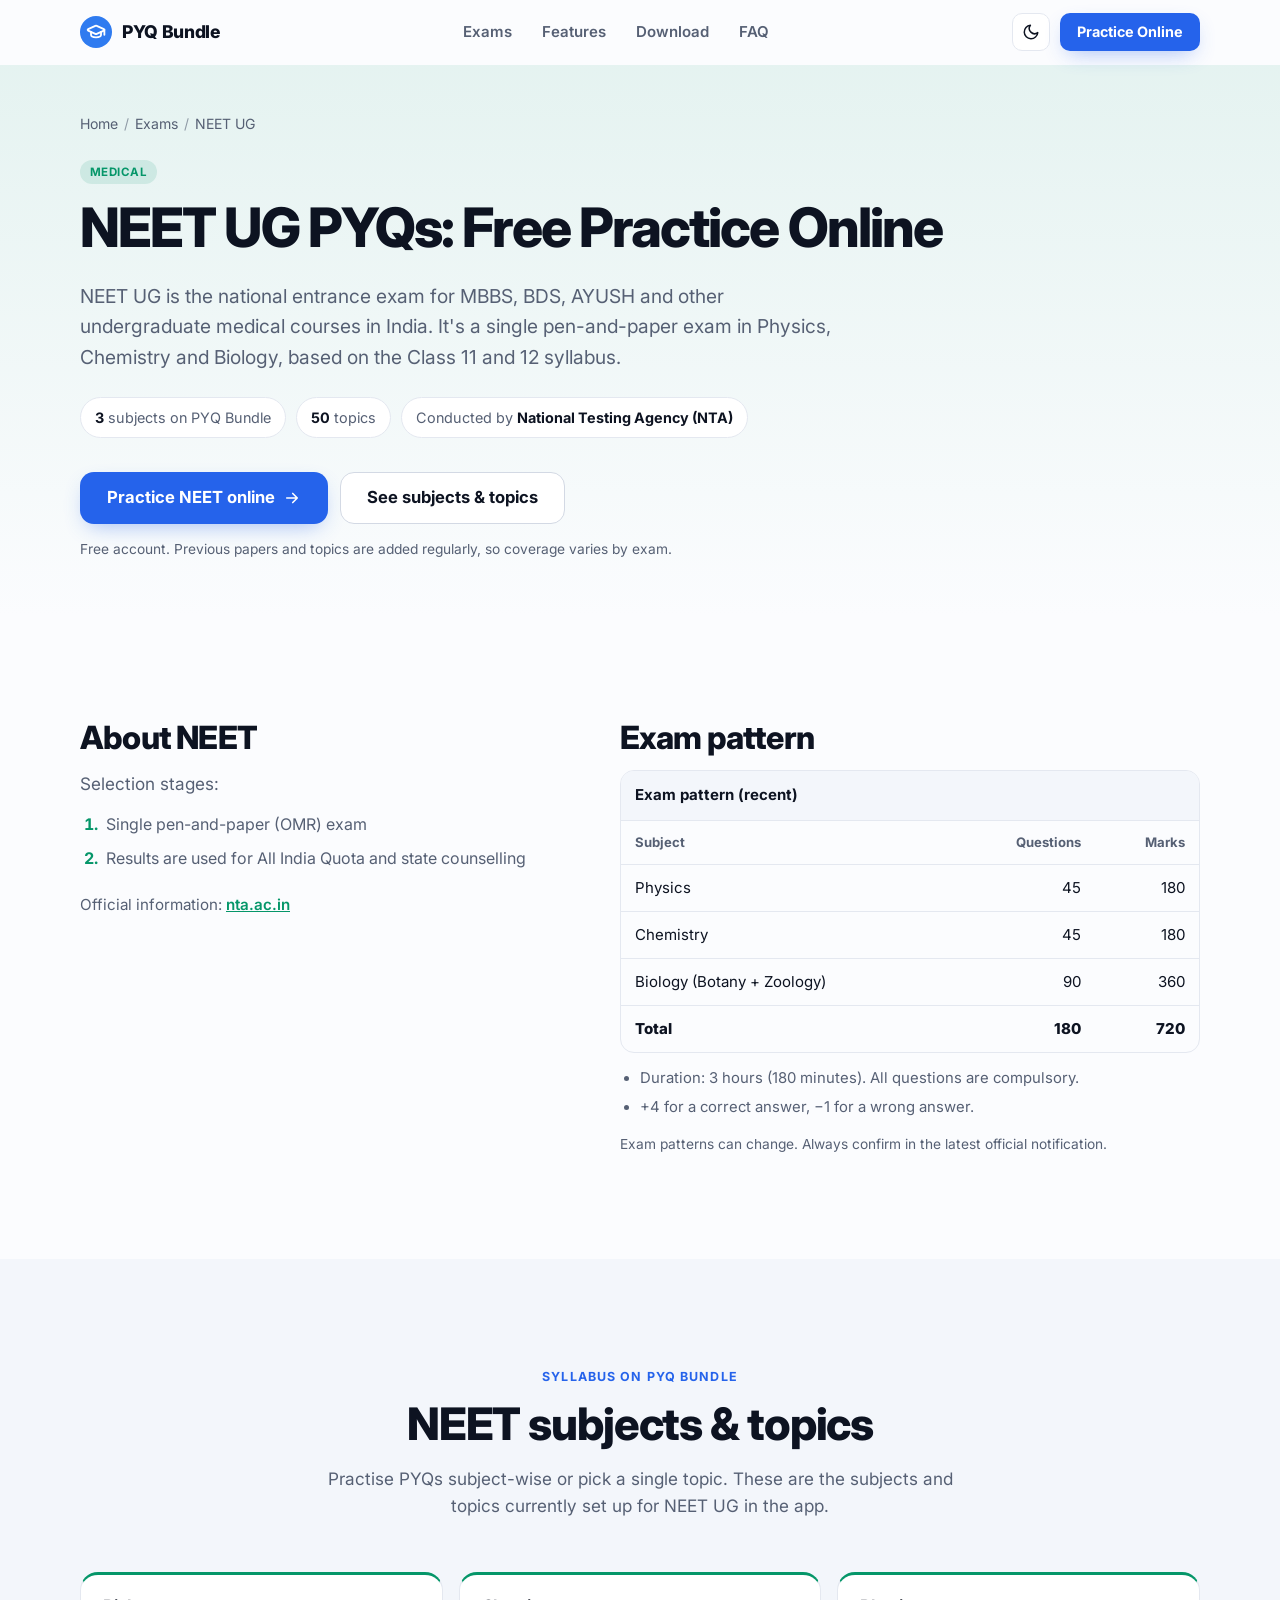
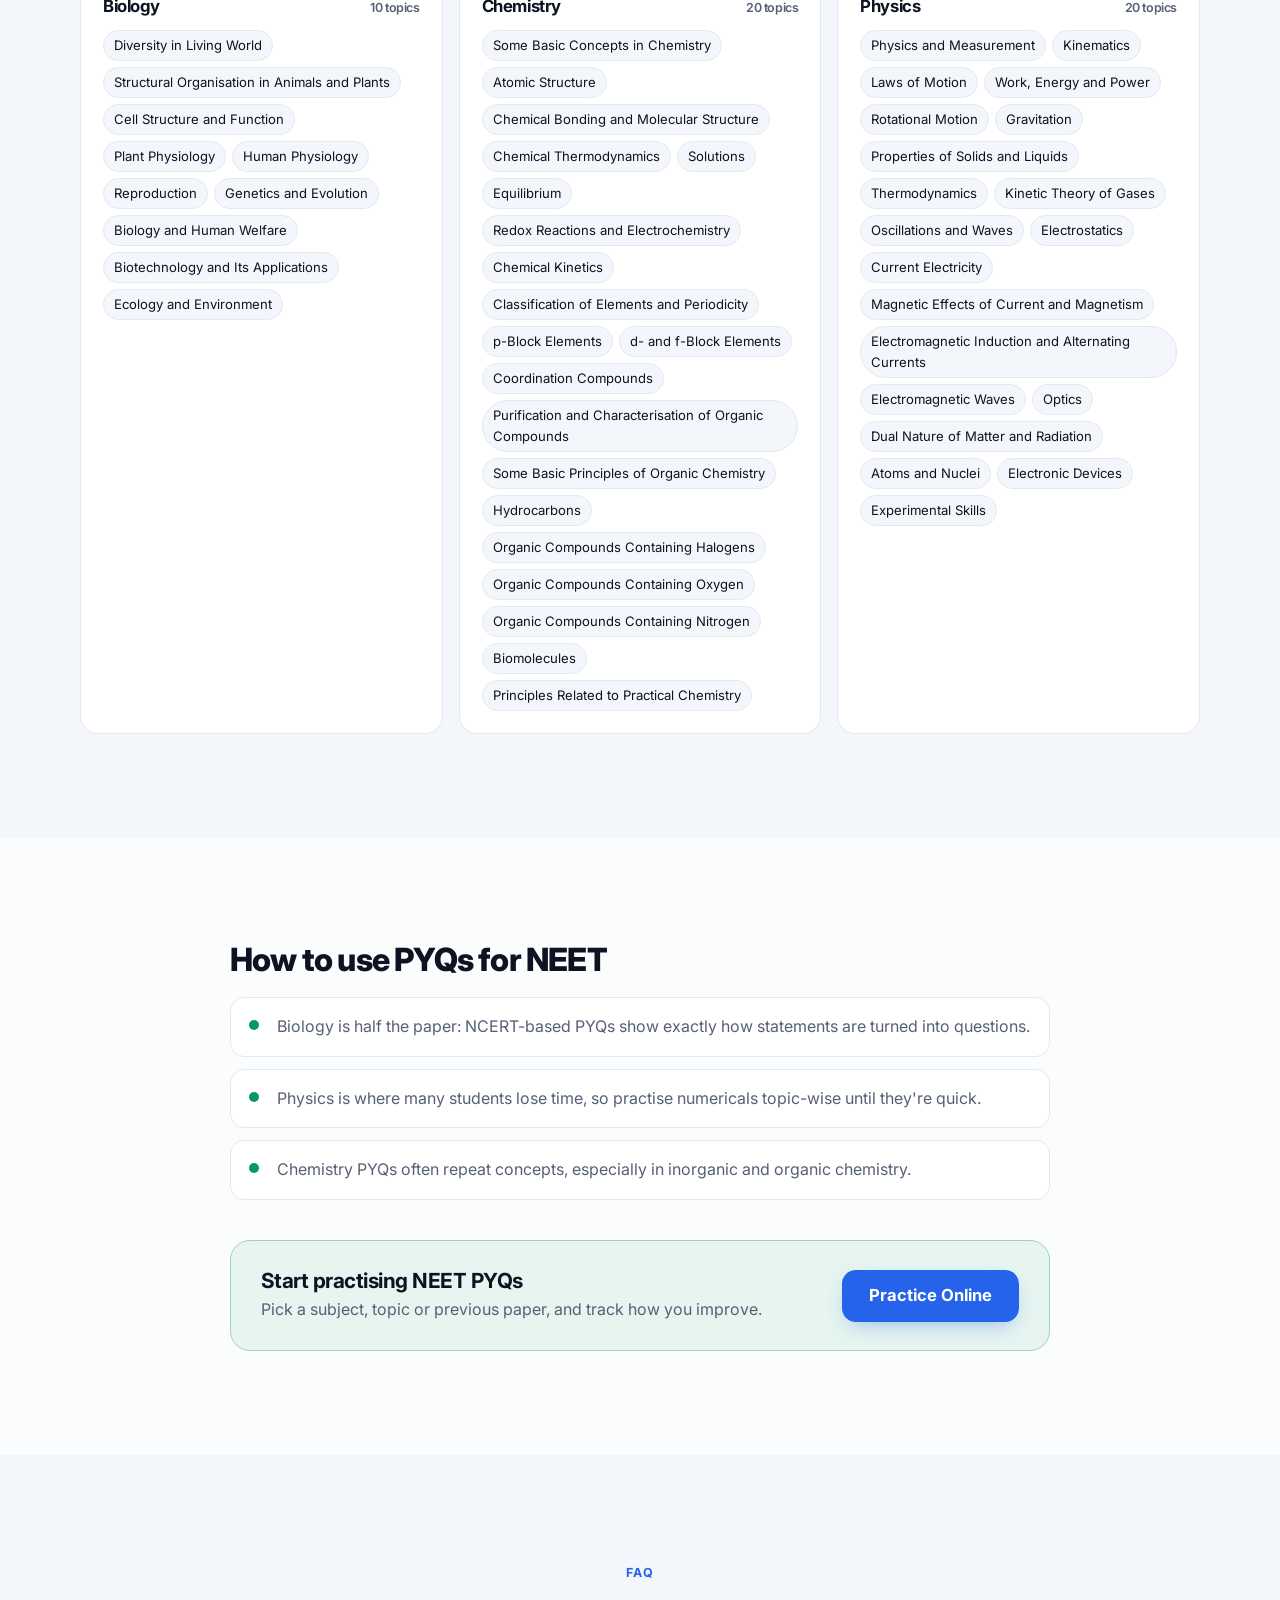
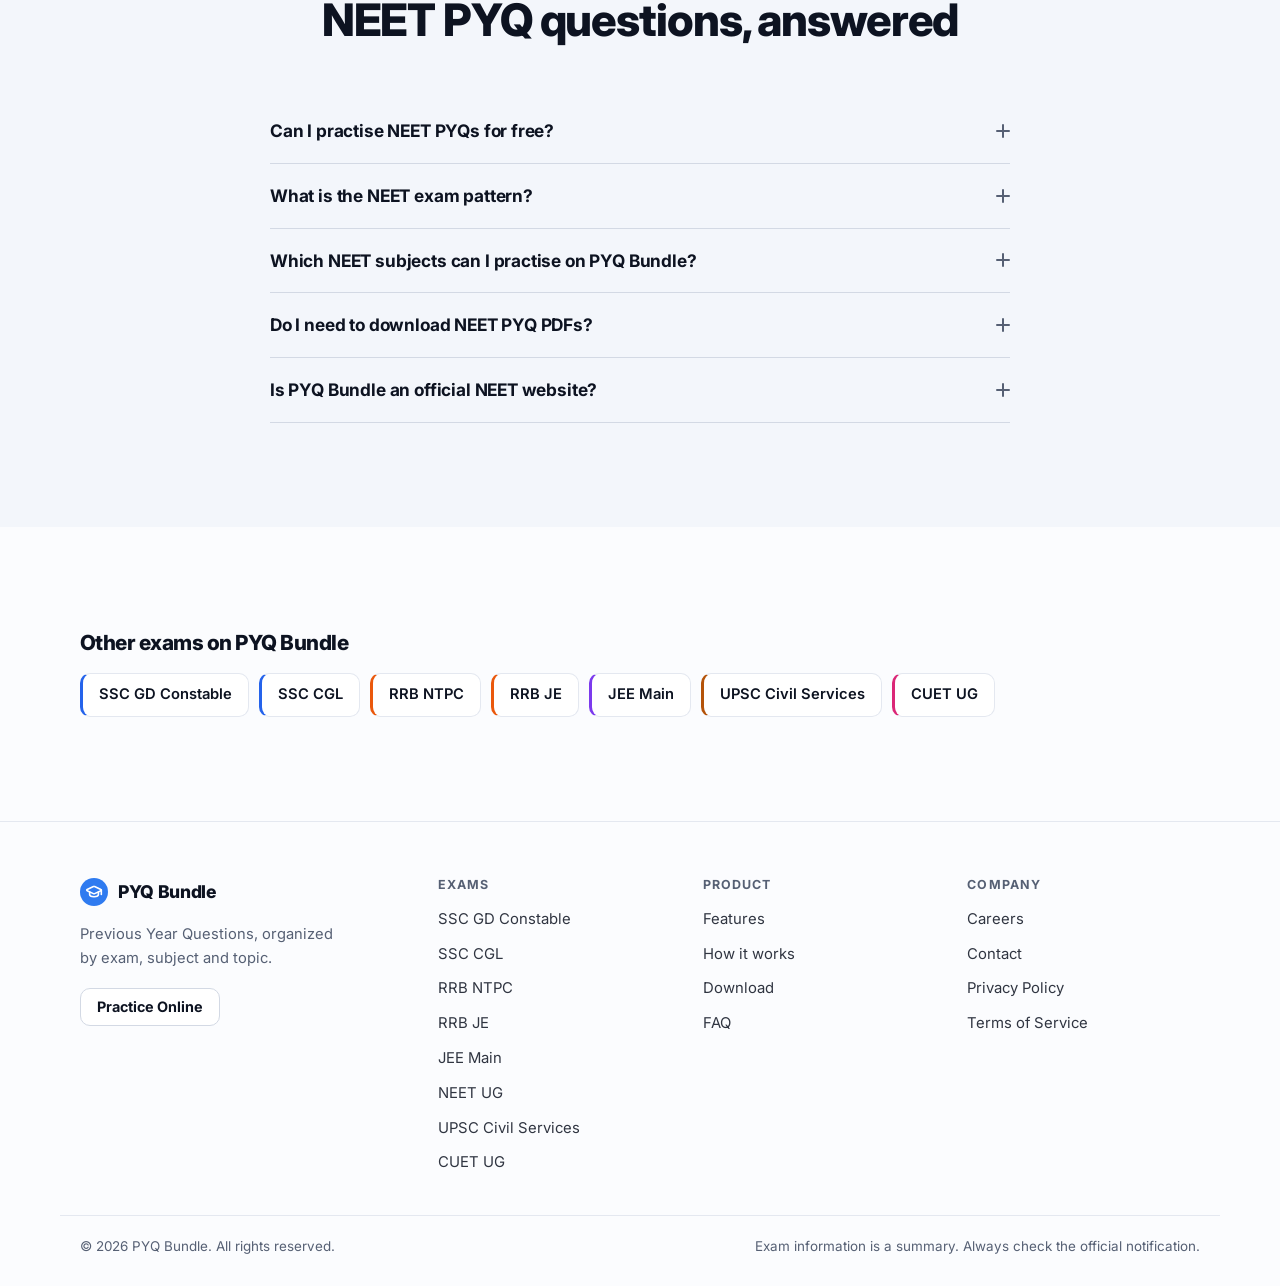
<file: exams/neet-ug/index.html>
<!doctype html>
<html lang="en">
<head>
  <meta charset="utf-8">
  <meta name="viewport" content="width=device-width, initial-scale=1">
  <title>NEET PYQ Free – Previous Year Questions Practice | PYQ Bundle</title>
  <meta name="description" content="Practise NEET PYQs free online: previous year questions subject-wise and topic-wise, with performance analytics. Exam pattern, 3 subjects and 50 topics.">
  <link rel="canonical" href="https://pyqbundle.com/exams/neet-ug/">
  <meta name="robots" content="index, follow">
  <meta name="color-scheme" content="light dark">
  <meta name="theme-color" content="#ffffff" media="(prefers-color-scheme: light)">
  <meta name="theme-color" content="#0f1115" media="(prefers-color-scheme: dark)">
  <link rel="icon" href="../../favicon.svg" type="image/svg+xml">
  <meta property="og:type" content="website">
  <meta property="og:site_name" content="PYQ Bundle">
  <meta property="og:title" content="NEET PYQ Free – Previous Year Questions Practice | PYQ Bundle">
  <meta property="og:description" content="Practise NEET PYQs free online: previous year questions subject-wise and topic-wise, with performance analytics. Exam pattern, 3 subjects and 50 topics.">
  <meta property="og:url" content="https://pyqbundle.com/exams/neet-ug/">
  <meta property="og:image" content="https://pyqbundle.com/og-image.png">
  <meta property="og:image:width" content="1200">
  <meta property="og:image:height" content="630">
  <meta property="og:locale" content="en_IN">
  <meta name="twitter:card" content="summary_large_image">
  <script>
    (function () {
      var d = document.documentElement;
      d.classList.add('js');
      try { var t = localStorage.getItem('pyqb-theme'); if (t === 'light' || t === 'dark') d.setAttribute('data-theme', t); } catch (e) {}
    })();
  </script>
  <link rel="preconnect" href="https://fonts.googleapis.com">
  <link rel="preconnect" href="https://fonts.gstatic.com" crossorigin>
  <link rel="stylesheet" href="https://fonts.googleapis.com/css2?family=Inter:wght@400..800&display=swap">
  <link rel="stylesheet" href="../../css/styles.css?v=9">
  <script src="../../js/main.js?v=9" defer></script>
  <script type="application/ld+json">{"@context": "https://schema.org", "@graph": [{"@type": "BreadcrumbList", "itemListElement": [{"@type": "ListItem", "position": 1, "name": "Home", "item": "https://pyqbundle.com/"}, {"@type": "ListItem", "position": 2, "name": "Exams", "item": "https://pyqbundle.com/exams/"}, {"@type": "ListItem", "position": 3, "name": "NEET UG", "item": "https://pyqbundle.com/exams/neet-ug/"}]}, {"@type": "WebPage", "name": "NEET UG PYQs & Practice", "url": "https://pyqbundle.com/exams/neet-ug/", "description": "Practise NEET PYQs free online: previous year questions subject-wise and topic-wise, with performance analytics. Exam pattern, 3 subjects and 50 topics.", "about": {"@type": "Thing", "name": "NEET UG"}, "isPartOf": {"@type": "WebSite", "name": "PYQ Bundle", "url": "https://pyqbundle.com/"}}, {"@type": "FAQPage", "mainEntity": [{"@type": "Question", "name": "Can I practise NEET PYQs for free?", "acceptedAnswer": {"@type": "Answer", "text": "Yes. Create a free PYQ Bundle account to practise NEET UG previous year questions online, subject-wise, topic-wise or as full papers, and see your performance analytics. The free plan includes ads and one exam course at a time; Premium removes ads, lets you add more courses and syncs your notes."}}, {"@type": "Question", "name": "What is the NEET exam pattern?", "acceptedAnswer": {"@type": "Answer", "text": "Exam pattern (recent): Physics (Questions: 45, Marks: 180); Chemistry (Questions: 45, Marks: 180); Biology (Botany + Zoology) (Questions: 90, Marks: 360). Total: Questions 180, Marks 720. Duration: 3 hours (180 minutes). All questions are compulsory. +4 for a correct answer, −1 for a wrong answer. Exam patterns can change, so always confirm in the latest official notification."}}, {"@type": "Question", "name": "Which NEET subjects can I practise on PYQ Bundle?", "acceptedAnswer": {"@type": "Answer", "text": "PYQ Bundle currently has 3 NEET subjects with 50 topics: Biology, Chemistry and Physics. Previous papers and topics are added regularly, so coverage varies."}}, {"@type": "Question", "name": "Do I need to download NEET PYQ PDFs?", "acceptedAnswer": {"@type": "Answer", "text": "No. You practise questions directly in your browser at app.pyqbundle.com, on phone, tablet or desktop, and your attempts and progress are saved to your account. An Android app is coming soon."}}, {"@type": "Question", "name": "Is PYQ Bundle an official NEET website?", "acceptedAnswer": {"@type": "Answer", "text": "No. PYQ Bundle is an independent practice platform and is not affiliated with the National Testing Agency (NTA). For official notifications, dates and answer keys, visit nta.ac.in."}}]}]}</script>
</head>
<body>
  <a class="skip-link" href="#main">Skip to content</a>
  <header class="nav" id="nav">
    <div class="container nav-inner">
      <a href="../../" class="logo" aria-label="PYQ Bundle home">
        <img src="../../favicon.svg" alt="" width="32" height="32">
        <span>PYQ Bundle</span>
      </a>
      <nav aria-label="Primary">
        <ul class="nav-links">
          <li><a href="../../exams/">Exams</a></li>
          <li><a href="../../#features">Features</a></li>
          <li><a href="../../#download">Download</a></li>
          <li><a href="../../#faq">FAQ</a></li>
        </ul>
      </nav>
      <div class="nav-actions">
        <button class="theme-toggle" type="button" aria-label="Toggle dark mode">
          <svg class="i-moon" viewBox="0 0 24 24" width="18" height="18" aria-hidden="true"><path d="M21 12.8A9 9 0 1 1 11.2 3a7 7 0 0 0 9.8 9.8z"/></svg>
          <svg class="i-sun" viewBox="0 0 24 24" width="18" height="18" aria-hidden="true"><circle cx="12" cy="12" r="4"/><path d="M12 2v2M12 20v2M4.9 4.9l1.4 1.4M17.7 17.7l1.4 1.4M2 12h2M20 12h2M4.9 19.1l1.4-1.4M17.7 6.3l1.4-1.4"/></svg>
        </button>
        <a class="btn btn-primary btn-sm" href="https://app.pyqbundle.com" data-link="web_app" data-cta="nav_practice_online">Practice Online</a>
      </div>
    </div>
  </header>

  <main id="main" class="exam-page" style="--accent:#059669">
    <section class="exam-hero">
      <div class="container">
        <nav class="breadcrumb" aria-label="Breadcrumb">
          <ol><li><a href="../../">Home</a></li><li><a href="../../exams/">Exams</a></li><li aria-current="page">NEET UG</li></ol>
        </nav>
        <p class="exam-group">Medical</p>
        <h1>NEET UG PYQs: Free Practice Online</h1>
        <p class="lead">NEET UG is the national entrance exam for MBBS, BDS, AYUSH and other undergraduate medical courses in India. It&#x27;s a single pen-and-paper exam in Physics, Chemistry and Biology, based on the Class 11 and 12 syllabus.</p>
        <ul class="exam-facts">
          <li><strong>3</strong> subjects on PYQ Bundle</li>
          <li><strong>50</strong> topics</li>
          <li>Conducted by <strong>National Testing Agency (NTA)</strong></li>
        </ul>
        <div class="cta-row cta-left">
          <a class="btn btn-primary btn-lg" href="https://app.pyqbundle.com" data-link="web_app" data-cta="exam_neet-ug_practice">Practice NEET online
            <svg viewBox="0 0 24 24" width="18" height="18" aria-hidden="true"><path d="M5 12h14M13 6l6 6-6 6"/></svg></a>
          <a class="btn btn-ghost btn-lg" href="#syllabus">See subjects &amp; topics</a>
        </div>
        <p class="fine-note">Free account. Previous papers and topics are added regularly, so coverage varies by exam.</p>
      </div>
    </section>

    <section class="section exam-section">
      <div class="container exam-grid">
        <div>
          <h2>About NEET</h2>
          <p class="section-sub">Selection stages:</p>
          <ol class="stage-list"><li>Single pen-and-paper (OMR) exam</li><li>Results are used for All India Quota and state counselling</li></ol>
          <p class="official">Official information: <a href="https://nta.ac.in" rel="noopener" target="_blank">nta.ac.in</a></p>
        </div>
        <div>
          <h2>Exam pattern</h2>
          <div class="table-wrap">
            <table class="pattern-table">
              <caption>Exam pattern (recent)</caption>
              <thead><tr><th scope="col">Subject</th><th scope="col">Questions</th><th scope="col">Marks</th></tr></thead>
              <tbody><tr><td>Physics</td><td>45</td><td>180</td></tr><tr><td>Chemistry</td><td>45</td><td>180</td></tr><tr><td>Biology (Botany + Zoology)</td><td>90</td><td>360</td></tr></tbody><tfoot><tr><td>Total</td><td>180</td><td>720</td></tr></tfoot>
            </table>
          </div>
          <ul class="pattern-notes"><li>Duration: 3 hours (180 minutes). All questions are compulsory.</li><li>+4 for a correct answer, −1 for a wrong answer.</li></ul>
          <p class="fine-note">Exam patterns can change. Always confirm in the latest official notification.</p>
        </div>
      </div>
    </section>

    <section class="section section-alt" id="syllabus">
      <div class="container">
        <div class="section-head">
          <p class="eyebrow">Syllabus on PYQ Bundle</p>
          <h2>NEET subjects &amp; topics</h2>
          <p class="section-sub">Practise PYQs subject-wise or pick a single topic. These are the subjects and topics currently set up for NEET UG in the app.</p>
        </div>
        <div class="subject-grid">
          <article class="subject-card">
            <h3>Biology <span class="count">10 topics</span></h3>
            <ul class="chips"><li>Diversity in Living World</li><li>Structural Organisation in Animals and Plants</li><li>Cell Structure and Function</li><li>Plant Physiology</li><li>Human Physiology</li><li>Reproduction</li><li>Genetics and Evolution</li><li>Biology and Human Welfare</li><li>Biotechnology and Its Applications</li><li>Ecology and Environment</li></ul>
          </article>
          <article class="subject-card">
            <h3>Chemistry <span class="count">20 topics</span></h3>
            <ul class="chips"><li>Some Basic Concepts in Chemistry</li><li>Atomic Structure</li><li>Chemical Bonding and Molecular Structure</li><li>Chemical Thermodynamics</li><li>Solutions</li><li>Equilibrium</li><li>Redox Reactions and Electrochemistry</li><li>Chemical Kinetics</li><li>Classification of Elements and Periodicity</li><li>p-Block Elements</li><li>d- and f-Block Elements</li><li>Coordination Compounds</li><li>Purification and Characterisation of Organic Compounds</li><li>Some Basic Principles of Organic Chemistry</li><li>Hydrocarbons</li><li>Organic Compounds Containing Halogens</li><li>Organic Compounds Containing Oxygen</li><li>Organic Compounds Containing Nitrogen</li><li>Biomolecules</li><li>Principles Related to Practical Chemistry</li></ul>
          </article>
          <article class="subject-card">
            <h3>Physics <span class="count">20 topics</span></h3>
            <ul class="chips"><li>Physics and Measurement</li><li>Kinematics</li><li>Laws of Motion</li><li>Work, Energy and Power</li><li>Rotational Motion</li><li>Gravitation</li><li>Properties of Solids and Liquids</li><li>Thermodynamics</li><li>Kinetic Theory of Gases</li><li>Oscillations and Waves</li><li>Electrostatics</li><li>Current Electricity</li><li>Magnetic Effects of Current and Magnetism</li><li>Electromagnetic Induction and Alternating Currents</li><li>Electromagnetic Waves</li><li>Optics</li><li>Dual Nature of Matter and Radiation</li><li>Atoms and Nuclei</li><li>Electronic Devices</li><li>Experimental Skills</li></ul>
          </article>
        </div>
      </div>
    </section>

    <section class="section">
      <div class="container narrow">
        <h2>How to use PYQs for NEET</h2>
        <ul class="tip-list"><li>Biology is half the paper: NCERT-based PYQs show exactly how statements are turned into questions.</li><li>Physics is where many students lose time, so practise numericals topic-wise until they&#x27;re quick.</li><li>Chemistry PYQs often repeat concepts, especially in inorganic and organic chemistry.</li></ul>
        <div class="exam-cta-band">
          <div>
            <h3>Start practising NEET PYQs</h3>
            <p>Pick a subject, topic or previous paper, and track how you improve.</p>
          </div>
          <a class="btn btn-primary btn-lg" href="https://app.pyqbundle.com" data-link="web_app" data-cta="exam_neet-ug_practice_bottom">Practice Online</a>
        </div>
      </div>
    </section>

    <section class="section section-alt" id="faq">
      <div class="container faq-wrap">
        <div class="section-head">
          <p class="eyebrow">FAQ</p>
          <h2>NEET PYQ questions, answered</h2>
        </div>
        <div class="faq">
          <details>
            <summary><h3>Can I practise NEET PYQs for free?</h3><span class="plus" aria-hidden="true"></span></summary>
            <p>Yes. Create a free PYQ Bundle account to practise NEET UG previous year questions online, subject-wise, topic-wise or as full papers, and see your performance analytics. The free plan includes ads and one exam course at a time; Premium removes ads, lets you add more courses and syncs your notes.</p>
          </details>
          <details>
            <summary><h3>What is the NEET exam pattern?</h3><span class="plus" aria-hidden="true"></span></summary>
            <p>Exam pattern (recent): Physics (Questions: 45, Marks: 180); Chemistry (Questions: 45, Marks: 180); Biology (Botany + Zoology) (Questions: 90, Marks: 360). Total: Questions 180, Marks 720. Duration: 3 hours (180 minutes). All questions are compulsory. +4 for a correct answer, −1 for a wrong answer. Exam patterns can change, so always confirm in the latest official notification.</p>
          </details>
          <details>
            <summary><h3>Which NEET subjects can I practise on PYQ Bundle?</h3><span class="plus" aria-hidden="true"></span></summary>
            <p>PYQ Bundle currently has 3 NEET subjects with 50 topics: Biology, Chemistry and Physics. Previous papers and topics are added regularly, so coverage varies.</p>
          </details>
          <details>
            <summary><h3>Do I need to download NEET PYQ PDFs?</h3><span class="plus" aria-hidden="true"></span></summary>
            <p>No. You practise questions directly in your browser at app.pyqbundle.com, on phone, tablet or desktop, and your attempts and progress are saved to your account. An Android app is coming soon.</p>
          </details>
          <details>
            <summary><h3>Is PYQ Bundle an official NEET website?</h3><span class="plus" aria-hidden="true"></span></summary>
            <p>No. PYQ Bundle is an independent practice platform and is not affiliated with the National Testing Agency (NTA). For official notifications, dates and answer keys, visit nta.ac.in.</p>
          </details>
        </div>
      </div>
    </section>

    <section class="section">
      <div class="container">
        <h2 class="other-title">Other exams on PYQ Bundle</h2>
        <ul class="other-exams"><li><a href="../../exams/ssc-gd-constable/" style="--accent:#2563eb">SSC GD Constable</a></li><li><a href="../../exams/ssc-cgl/" style="--accent:#2563eb">SSC CGL</a></li><li><a href="../../exams/rrb-ntpc/" style="--accent:#ea580c">RRB NTPC</a></li><li><a href="../../exams/rrb-je/" style="--accent:#ea580c">RRB JE</a></li><li><a href="../../exams/jee-mains/" style="--accent:#7c3aed">JEE Main</a></li><li><a href="../../exams/upsc-civil-services/" style="--accent:#b45309">UPSC Civil Services</a></li><li><a href="../../exams/cuet-ug/" style="--accent:#db2777">CUET UG</a></li></ul>
      </div>
    </section>
  </main>

  <!-- FOOTER:START (generated by tools/build_pages.py) -->
  <footer class="footer">
    <div class="container footer-grid">
      <div class="footer-brand">
        <a href="../../" class="logo"><img src="../../favicon.svg" alt="" width="28" height="28"><span>PYQ Bundle</span></a>
        <p class="footer-tag">Previous Year Questions, organized by exam, subject and topic.</p>
        <a class="btn btn-ghost btn-sm" href="https://app.pyqbundle.com" data-link="web_app" data-cta="footer_practice_online">Practice Online</a>
      </div>
      <nav aria-label="Exams">
        <h2 class="footer-h">Exams</h2>
        <ul class="footer-list">
            <li><a href="../../exams/ssc-gd-constable/">SSC GD Constable</a></li>
            <li><a href="../../exams/ssc-cgl/">SSC CGL</a></li>
            <li><a href="../../exams/rrb-ntpc/">RRB NTPC</a></li>
            <li><a href="../../exams/rrb-je/">RRB JE</a></li>
            <li><a href="../../exams/jee-mains/">JEE Main</a></li>
            <li><a href="../../exams/neet-ug/">NEET UG</a></li>
            <li><a href="../../exams/upsc-civil-services/">UPSC Civil Services</a></li>
            <li><a href="../../exams/cuet-ug/">CUET UG</a></li>
        </ul>
      </nav>
      <nav aria-label="Product">
        <h2 class="footer-h">Product</h2>
        <ul class="footer-list">
          <li><a href="../../#features">Features</a></li>
          <li><a href="../../#how">How it works</a></li>
          <li><a href="../../#download">Download</a></li>
          <li><a href="../../#faq">FAQ</a></li>
        </ul>
      </nav>
      <nav aria-label="Company">
        <h2 class="footer-h">Company</h2>
        <ul class="footer-list">
          <li><a href="../../careers.html">Careers</a></li>
          <li><a href="../../contact.html">Contact</a></li>
          <li><a href="../../privacy.html">Privacy Policy</a></li>
          <li><a href="../../terms.html">Terms of Service</a></li>
        </ul>
      </nav>
    </div>
    <div class="container footer-bottom">
      <p>© <span id="year">2026</span> PYQ Bundle. All rights reserved.</p>
      <p>Exam information is a summary. Always check the official notification.</p>
    </div>
  </footer>
  <!-- FOOTER:END -->
</body>
</html>
</file>
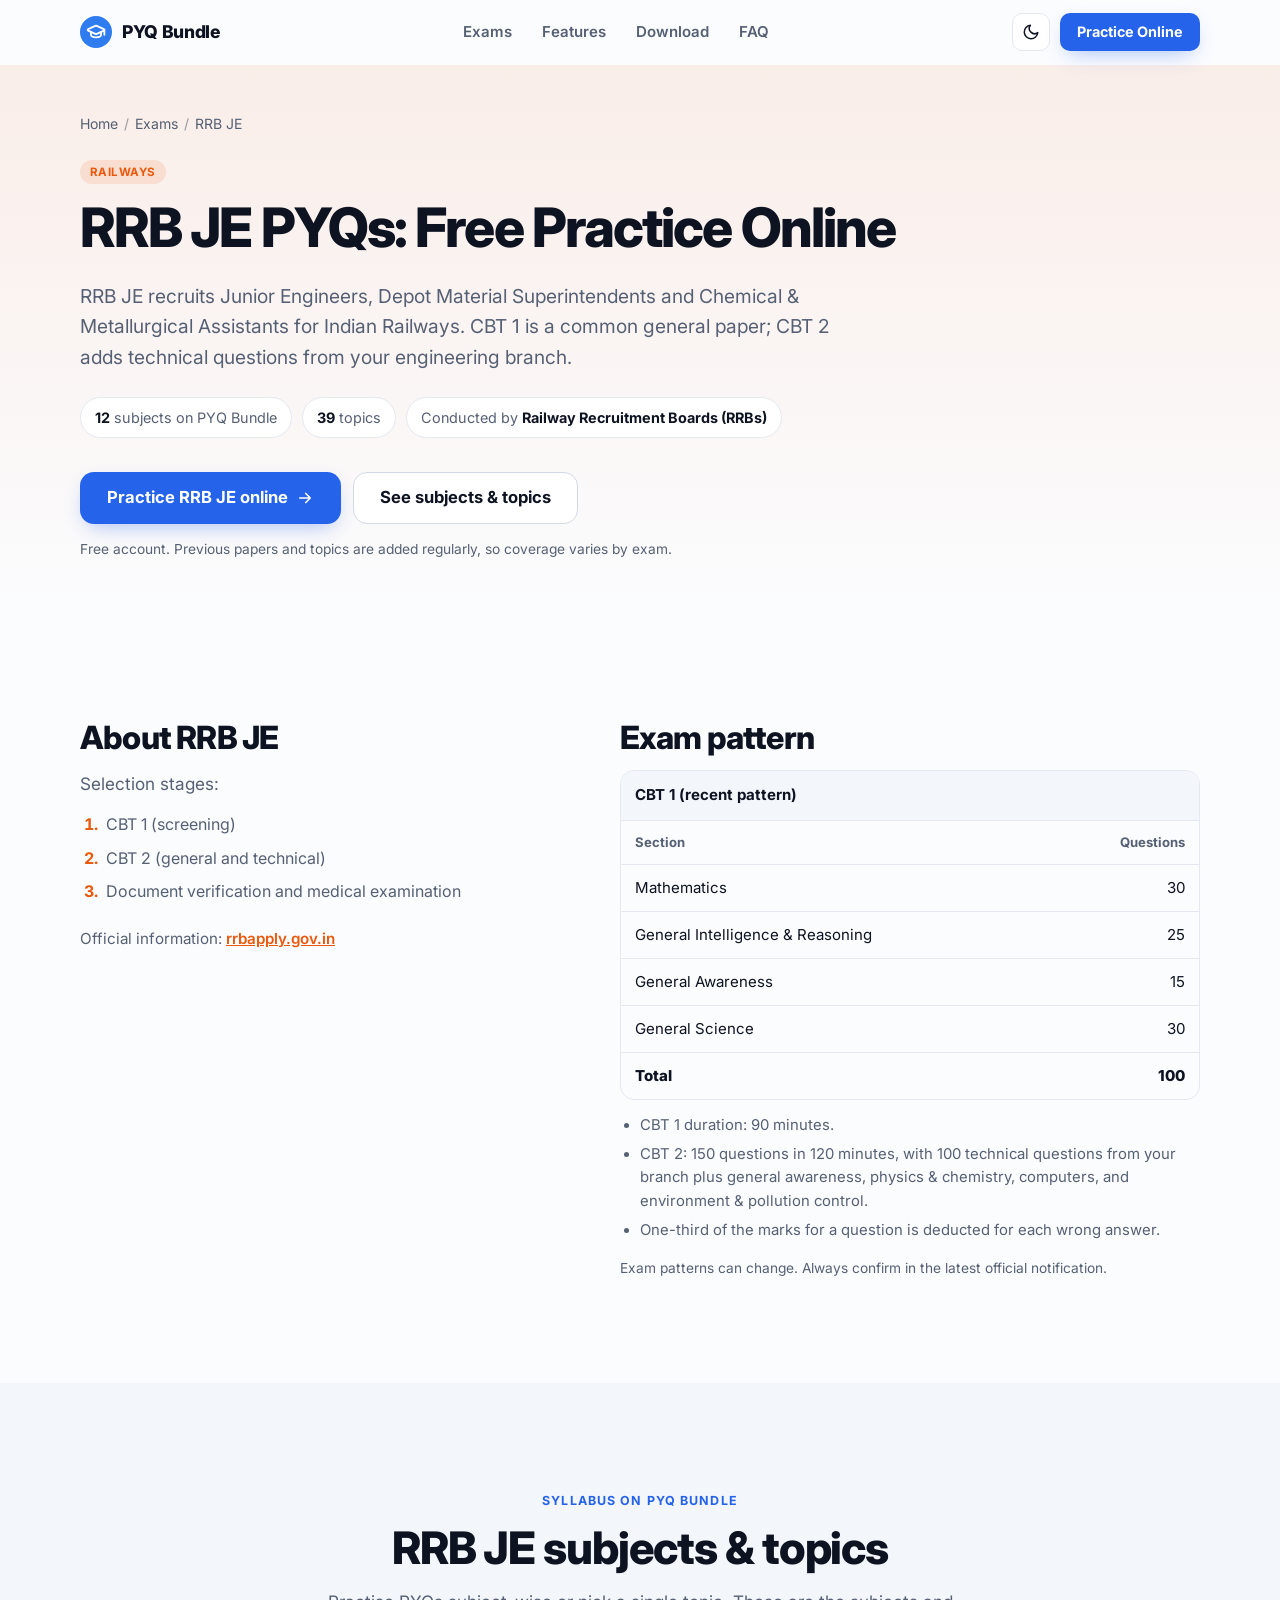
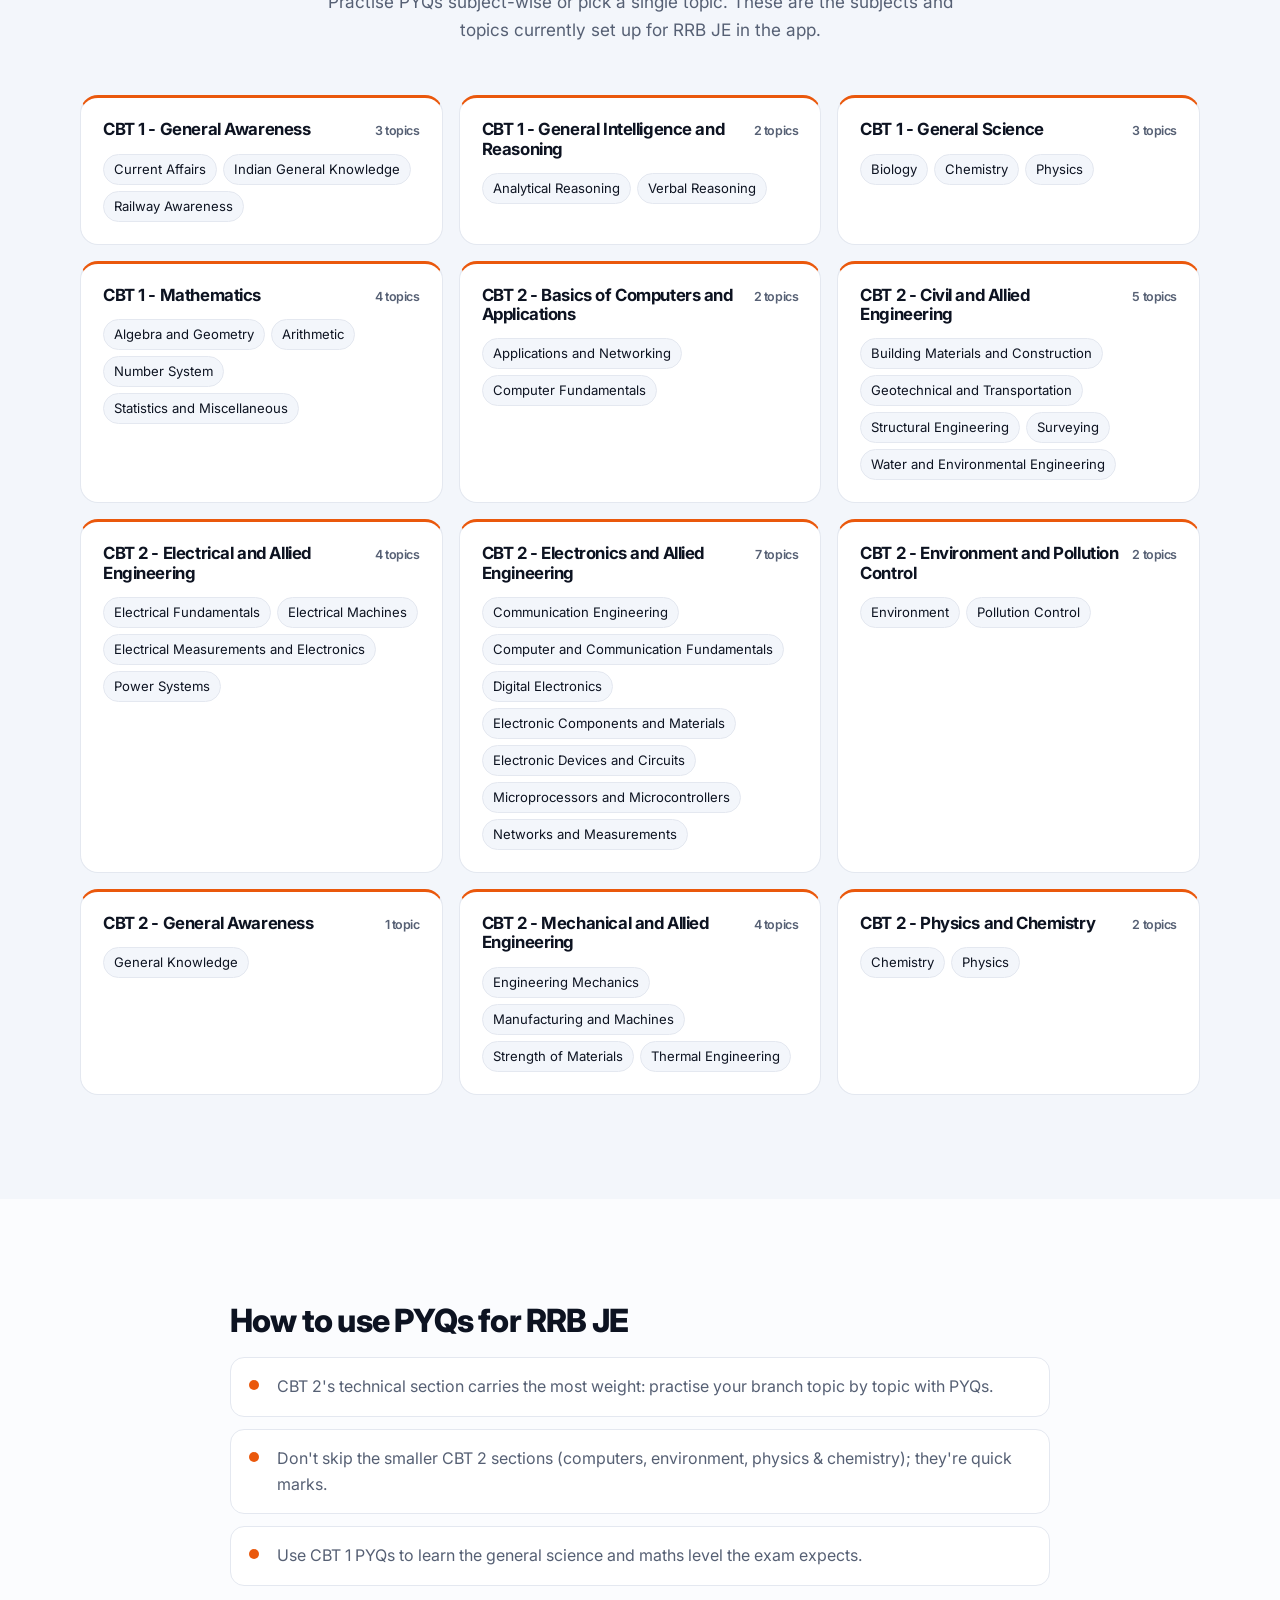
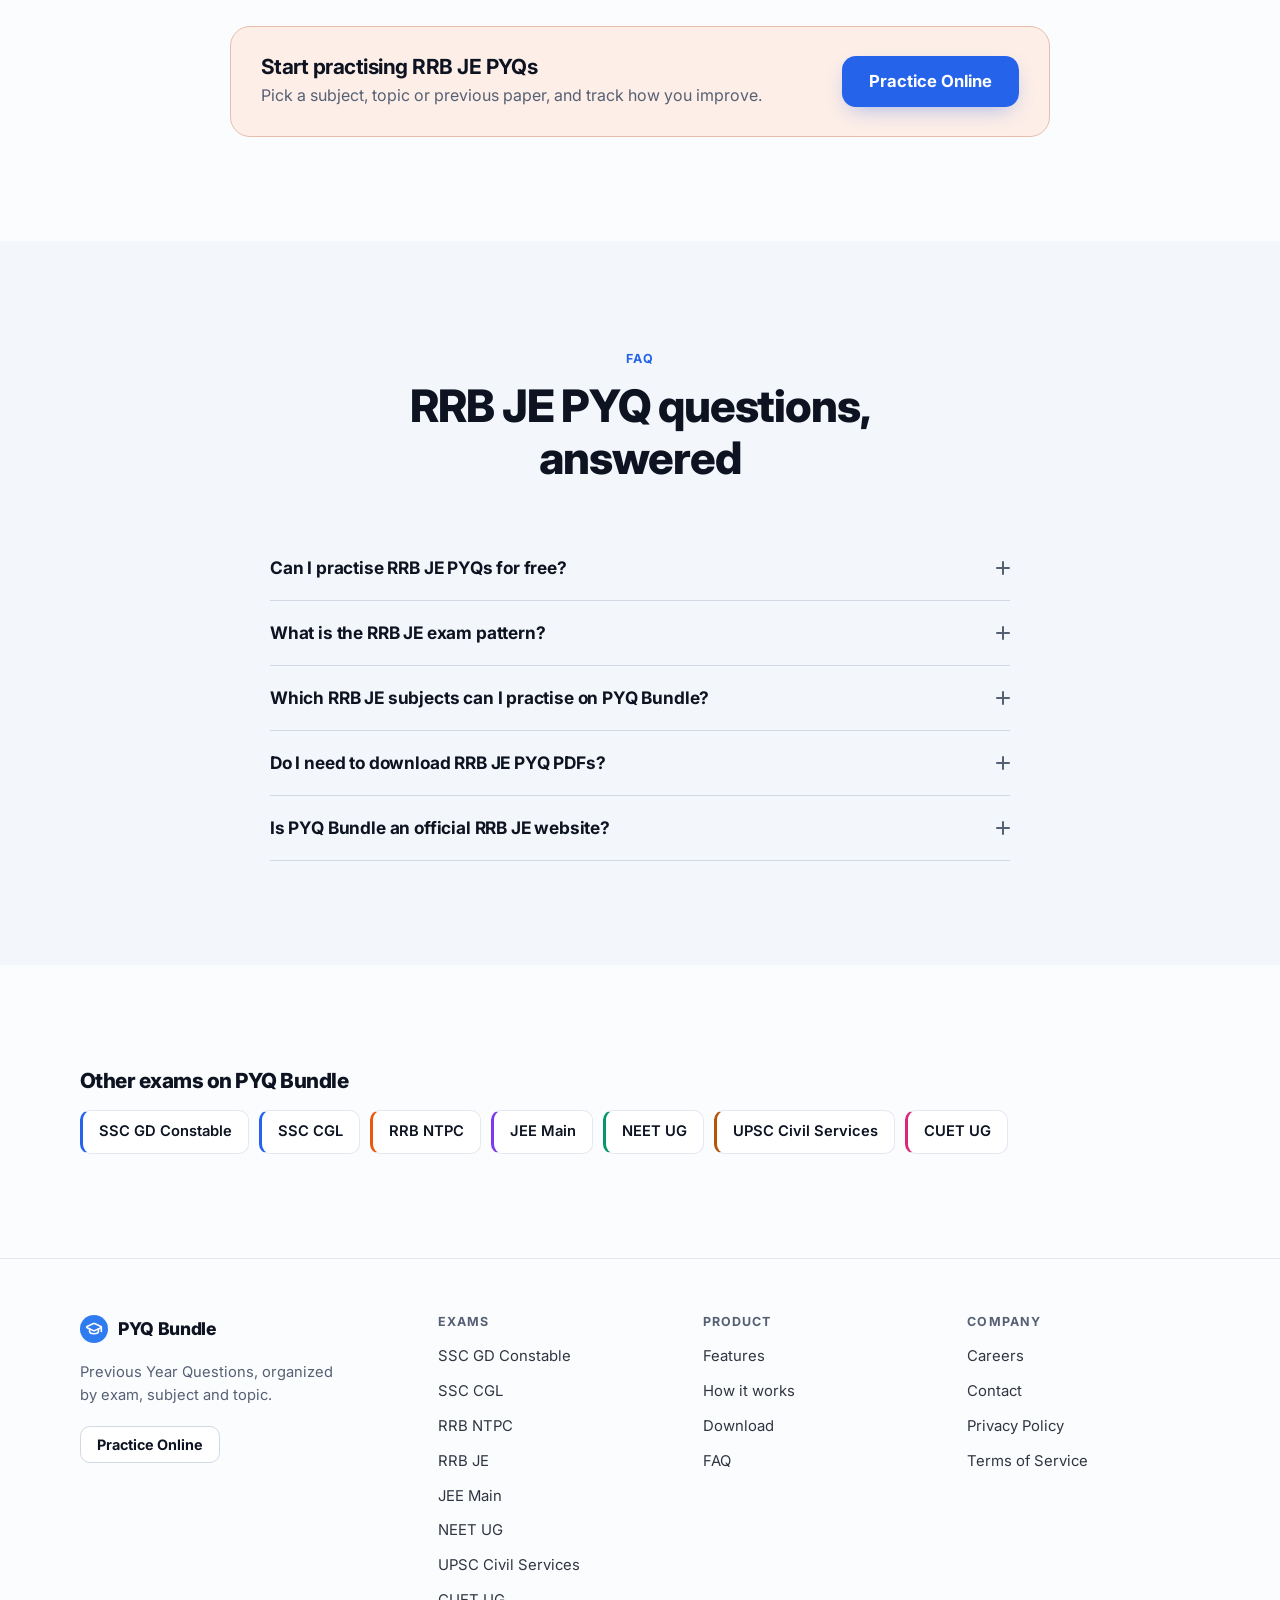
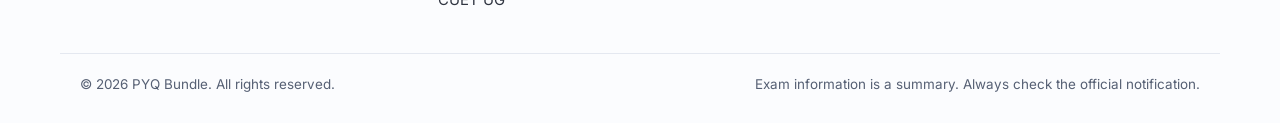
<file: exams/rrb-je/index.html>
<!doctype html>
<html lang="en">
<head>
  <meta charset="utf-8">
  <meta name="viewport" content="width=device-width, initial-scale=1">
  <title>RRB JE PYQ Free – Previous Year Questions Practice | PYQ Bundle</title>
  <meta name="description" content="Practise RRB JE PYQs free online: previous year questions subject-wise and topic-wise, with performance analytics. Exam pattern, 12 subjects and 39 topics.">
  <link rel="canonical" href="https://pyqbundle.com/exams/rrb-je/">
  <meta name="robots" content="index, follow">
  <meta name="color-scheme" content="light dark">
  <meta name="theme-color" content="#ffffff" media="(prefers-color-scheme: light)">
  <meta name="theme-color" content="#0f1115" media="(prefers-color-scheme: dark)">
  <link rel="icon" href="../../favicon.svg" type="image/svg+xml">
  <meta property="og:type" content="website">
  <meta property="og:site_name" content="PYQ Bundle">
  <meta property="og:title" content="RRB JE PYQ Free – Previous Year Questions Practice | PYQ Bundle">
  <meta property="og:description" content="Practise RRB JE PYQs free online: previous year questions subject-wise and topic-wise, with performance analytics. Exam pattern, 12 subjects and 39 topics.">
  <meta property="og:url" content="https://pyqbundle.com/exams/rrb-je/">
  <meta property="og:image" content="https://pyqbundle.com/og-image.png">
  <meta property="og:image:width" content="1200">
  <meta property="og:image:height" content="630">
  <meta property="og:locale" content="en_IN">
  <meta name="twitter:card" content="summary_large_image">
  <script>
    (function () {
      var d = document.documentElement;
      d.classList.add('js');
      try { var t = localStorage.getItem('pyqb-theme'); if (t === 'light' || t === 'dark') d.setAttribute('data-theme', t); } catch (e) {}
    })();
  </script>
  <link rel="preconnect" href="https://fonts.googleapis.com">
  <link rel="preconnect" href="https://fonts.gstatic.com" crossorigin>
  <link rel="stylesheet" href="https://fonts.googleapis.com/css2?family=Inter:wght@400..800&display=swap">
  <link rel="stylesheet" href="../../css/styles.css?v=9">
  <script src="../../js/main.js?v=9" defer></script>
  <script type="application/ld+json">{"@context": "https://schema.org", "@graph": [{"@type": "BreadcrumbList", "itemListElement": [{"@type": "ListItem", "position": 1, "name": "Home", "item": "https://pyqbundle.com/"}, {"@type": "ListItem", "position": 2, "name": "Exams", "item": "https://pyqbundle.com/exams/"}, {"@type": "ListItem", "position": 3, "name": "RRB JE", "item": "https://pyqbundle.com/exams/rrb-je/"}]}, {"@type": "WebPage", "name": "RRB JE PYQs & Practice", "url": "https://pyqbundle.com/exams/rrb-je/", "description": "Practise RRB JE PYQs free online: previous year questions subject-wise and topic-wise, with performance analytics. Exam pattern, 12 subjects and 39 topics.", "about": {"@type": "Thing", "name": "RRB JE"}, "isPartOf": {"@type": "WebSite", "name": "PYQ Bundle", "url": "https://pyqbundle.com/"}}, {"@type": "FAQPage", "mainEntity": [{"@type": "Question", "name": "Can I practise RRB JE PYQs for free?", "acceptedAnswer": {"@type": "Answer", "text": "Yes. Create a free PYQ Bundle account to practise RRB JE previous year questions online, subject-wise, topic-wise or as full papers, and see your performance analytics. The free plan includes ads and one exam course at a time; Premium removes ads, lets you add more courses and syncs your notes."}}, {"@type": "Question", "name": "What is the RRB JE exam pattern?", "acceptedAnswer": {"@type": "Answer", "text": "CBT 1 (recent pattern): Mathematics (Questions: 30); General Intelligence & Reasoning (Questions: 25); General Awareness (Questions: 15); General Science (Questions: 30). Total: Questions 100. CBT 1 duration: 90 minutes. CBT 2: 150 questions in 120 minutes, with 100 technical questions from your branch plus general awareness, physics & chemistry, computers, and environment & pollution control. One-third of the marks for a question is deducted for each wrong answer. Exam patterns can change, so always confirm in the latest official notification."}}, {"@type": "Question", "name": "Which RRB JE subjects can I practise on PYQ Bundle?", "acceptedAnswer": {"@type": "Answer", "text": "PYQ Bundle currently has 12 RRB JE subjects with 39 topics: CBT 1 - General Awareness, CBT 1 - General Intelligence and Reasoning, CBT 1 - General Science, CBT 1 - Mathematics, CBT 2 - Basics of Computers and Applications, CBT 2 - Civil and Allied Engineering, CBT 2 - Electrical and Allied Engineering, CBT 2 - Electronics and Allied Engineering, CBT 2 - Environment and Pollution Control, CBT 2 - General Awareness, CBT 2 - Mechanical and Allied Engineering and CBT 2 - Physics and Chemistry. Previous papers and topics are added regularly, so coverage varies."}}, {"@type": "Question", "name": "Do I need to download RRB JE PYQ PDFs?", "acceptedAnswer": {"@type": "Answer", "text": "No. You practise questions directly in your browser at app.pyqbundle.com, on phone, tablet or desktop, and your attempts and progress are saved to your account. An Android app is coming soon."}}, {"@type": "Question", "name": "Is PYQ Bundle an official RRB JE website?", "acceptedAnswer": {"@type": "Answer", "text": "No. PYQ Bundle is an independent practice platform and is not affiliated with the Railway Recruitment Boards (RRBs). For official notifications, dates and answer keys, visit rrbapply.gov.in."}}]}]}</script>
</head>
<body>
  <a class="skip-link" href="#main">Skip to content</a>
  <header class="nav" id="nav">
    <div class="container nav-inner">
      <a href="../../" class="logo" aria-label="PYQ Bundle home">
        <img src="../../favicon.svg" alt="" width="32" height="32">
        <span>PYQ Bundle</span>
      </a>
      <nav aria-label="Primary">
        <ul class="nav-links">
          <li><a href="../../exams/">Exams</a></li>
          <li><a href="../../#features">Features</a></li>
          <li><a href="../../#download">Download</a></li>
          <li><a href="../../#faq">FAQ</a></li>
        </ul>
      </nav>
      <div class="nav-actions">
        <button class="theme-toggle" type="button" aria-label="Toggle dark mode">
          <svg class="i-moon" viewBox="0 0 24 24" width="18" height="18" aria-hidden="true"><path d="M21 12.8A9 9 0 1 1 11.2 3a7 7 0 0 0 9.8 9.8z"/></svg>
          <svg class="i-sun" viewBox="0 0 24 24" width="18" height="18" aria-hidden="true"><circle cx="12" cy="12" r="4"/><path d="M12 2v2M12 20v2M4.9 4.9l1.4 1.4M17.7 17.7l1.4 1.4M2 12h2M20 12h2M4.9 19.1l1.4-1.4M17.7 6.3l1.4-1.4"/></svg>
        </button>
        <a class="btn btn-primary btn-sm" href="https://app.pyqbundle.com" data-link="web_app" data-cta="nav_practice_online">Practice Online</a>
      </div>
    </div>
  </header>

  <main id="main" class="exam-page" style="--accent:#ea580c">
    <section class="exam-hero">
      <div class="container">
        <nav class="breadcrumb" aria-label="Breadcrumb">
          <ol><li><a href="../../">Home</a></li><li><a href="../../exams/">Exams</a></li><li aria-current="page">RRB JE</li></ol>
        </nav>
        <p class="exam-group">Railways</p>
        <h1>RRB JE PYQs: Free Practice Online</h1>
        <p class="lead">RRB JE recruits Junior Engineers, Depot Material Superintendents and Chemical &amp; Metallurgical Assistants for Indian Railways. CBT 1 is a common general paper; CBT 2 adds technical questions from your engineering branch.</p>
        <ul class="exam-facts">
          <li><strong>12</strong> subjects on PYQ Bundle</li>
          <li><strong>39</strong> topics</li>
          <li>Conducted by <strong>Railway Recruitment Boards (RRBs)</strong></li>
        </ul>
        <div class="cta-row cta-left">
          <a class="btn btn-primary btn-lg" href="https://app.pyqbundle.com" data-link="web_app" data-cta="exam_rrb-je_practice">Practice RRB JE online
            <svg viewBox="0 0 24 24" width="18" height="18" aria-hidden="true"><path d="M5 12h14M13 6l6 6-6 6"/></svg></a>
          <a class="btn btn-ghost btn-lg" href="#syllabus">See subjects &amp; topics</a>
        </div>
        <p class="fine-note">Free account. Previous papers and topics are added regularly, so coverage varies by exam.</p>
      </div>
    </section>

    <section class="section exam-section">
      <div class="container exam-grid">
        <div>
          <h2>About RRB JE</h2>
          <p class="section-sub">Selection stages:</p>
          <ol class="stage-list"><li>CBT 1 (screening)</li><li>CBT 2 (general and technical)</li><li>Document verification and medical examination</li></ol>
          <p class="official">Official information: <a href="https://www.rrbapply.gov.in" rel="noopener" target="_blank">rrbapply.gov.in</a></p>
        </div>
        <div>
          <h2>Exam pattern</h2>
          <div class="table-wrap">
            <table class="pattern-table">
              <caption>CBT 1 (recent pattern)</caption>
              <thead><tr><th scope="col">Section</th><th scope="col">Questions</th></tr></thead>
              <tbody><tr><td>Mathematics</td><td>30</td></tr><tr><td>General Intelligence &amp; Reasoning</td><td>25</td></tr><tr><td>General Awareness</td><td>15</td></tr><tr><td>General Science</td><td>30</td></tr></tbody><tfoot><tr><td>Total</td><td>100</td></tr></tfoot>
            </table>
          </div>
          <ul class="pattern-notes"><li>CBT 1 duration: 90 minutes.</li><li>CBT 2: 150 questions in 120 minutes, with 100 technical questions from your branch plus general awareness, physics &amp; chemistry, computers, and environment &amp; pollution control.</li><li>One-third of the marks for a question is deducted for each wrong answer.</li></ul>
          <p class="fine-note">Exam patterns can change. Always confirm in the latest official notification.</p>
        </div>
      </div>
    </section>

    <section class="section section-alt" id="syllabus">
      <div class="container">
        <div class="section-head">
          <p class="eyebrow">Syllabus on PYQ Bundle</p>
          <h2>RRB JE subjects &amp; topics</h2>
          <p class="section-sub">Practise PYQs subject-wise or pick a single topic. These are the subjects and topics currently set up for RRB JE in the app.</p>
        </div>
        <div class="subject-grid">
          <article class="subject-card">
            <h3>CBT 1 - General Awareness <span class="count">3 topics</span></h3>
            <ul class="chips"><li>Current Affairs</li><li>Indian General Knowledge</li><li>Railway Awareness</li></ul>
          </article>
          <article class="subject-card">
            <h3>CBT 1 - General Intelligence and Reasoning <span class="count">2 topics</span></h3>
            <ul class="chips"><li>Analytical Reasoning</li><li>Verbal Reasoning</li></ul>
          </article>
          <article class="subject-card">
            <h3>CBT 1 - General Science <span class="count">3 topics</span></h3>
            <ul class="chips"><li>Biology</li><li>Chemistry</li><li>Physics</li></ul>
          </article>
          <article class="subject-card">
            <h3>CBT 1 - Mathematics <span class="count">4 topics</span></h3>
            <ul class="chips"><li>Algebra and Geometry</li><li>Arithmetic</li><li>Number System</li><li>Statistics and Miscellaneous</li></ul>
          </article>
          <article class="subject-card">
            <h3>CBT 2 - Basics of Computers and Applications <span class="count">2 topics</span></h3>
            <ul class="chips"><li>Applications and Networking</li><li>Computer Fundamentals</li></ul>
          </article>
          <article class="subject-card">
            <h3>CBT 2 - Civil and Allied Engineering <span class="count">5 topics</span></h3>
            <ul class="chips"><li>Building Materials and Construction</li><li>Geotechnical and Transportation</li><li>Structural Engineering</li><li>Surveying</li><li>Water and Environmental Engineering</li></ul>
          </article>
          <article class="subject-card">
            <h3>CBT 2 - Electrical and Allied Engineering <span class="count">4 topics</span></h3>
            <ul class="chips"><li>Electrical Fundamentals</li><li>Electrical Machines</li><li>Electrical Measurements and Electronics</li><li>Power Systems</li></ul>
          </article>
          <article class="subject-card">
            <h3>CBT 2 - Electronics and Allied Engineering <span class="count">7 topics</span></h3>
            <ul class="chips"><li>Communication Engineering</li><li>Computer and Communication Fundamentals</li><li>Digital Electronics</li><li>Electronic Components and Materials</li><li>Electronic Devices and Circuits</li><li>Microprocessors and Microcontrollers</li><li>Networks and Measurements</li></ul>
          </article>
          <article class="subject-card">
            <h3>CBT 2 - Environment and Pollution Control <span class="count">2 topics</span></h3>
            <ul class="chips"><li>Environment</li><li>Pollution Control</li></ul>
          </article>
          <article class="subject-card">
            <h3>CBT 2 - General Awareness <span class="count">1 topic</span></h3>
            <ul class="chips"><li>General Knowledge</li></ul>
          </article>
          <article class="subject-card">
            <h3>CBT 2 - Mechanical and Allied Engineering <span class="count">4 topics</span></h3>
            <ul class="chips"><li>Engineering Mechanics</li><li>Manufacturing and Machines</li><li>Strength of Materials</li><li>Thermal Engineering</li></ul>
          </article>
          <article class="subject-card">
            <h3>CBT 2 - Physics and Chemistry <span class="count">2 topics</span></h3>
            <ul class="chips"><li>Chemistry</li><li>Physics</li></ul>
          </article>
        </div>
      </div>
    </section>

    <section class="section">
      <div class="container narrow">
        <h2>How to use PYQs for RRB JE</h2>
        <ul class="tip-list"><li>CBT 2&#x27;s technical section carries the most weight: practise your branch topic by topic with PYQs.</li><li>Don&#x27;t skip the smaller CBT 2 sections (computers, environment, physics &amp; chemistry); they&#x27;re quick marks.</li><li>Use CBT 1 PYQs to learn the general science and maths level the exam expects.</li></ul>
        <div class="exam-cta-band">
          <div>
            <h3>Start practising RRB JE PYQs</h3>
            <p>Pick a subject, topic or previous paper, and track how you improve.</p>
          </div>
          <a class="btn btn-primary btn-lg" href="https://app.pyqbundle.com" data-link="web_app" data-cta="exam_rrb-je_practice_bottom">Practice Online</a>
        </div>
      </div>
    </section>

    <section class="section section-alt" id="faq">
      <div class="container faq-wrap">
        <div class="section-head">
          <p class="eyebrow">FAQ</p>
          <h2>RRB JE PYQ questions, answered</h2>
        </div>
        <div class="faq">
          <details>
            <summary><h3>Can I practise RRB JE PYQs for free?</h3><span class="plus" aria-hidden="true"></span></summary>
            <p>Yes. Create a free PYQ Bundle account to practise RRB JE previous year questions online, subject-wise, topic-wise or as full papers, and see your performance analytics. The free plan includes ads and one exam course at a time; Premium removes ads, lets you add more courses and syncs your notes.</p>
          </details>
          <details>
            <summary><h3>What is the RRB JE exam pattern?</h3><span class="plus" aria-hidden="true"></span></summary>
            <p>CBT 1 (recent pattern): Mathematics (Questions: 30); General Intelligence &amp; Reasoning (Questions: 25); General Awareness (Questions: 15); General Science (Questions: 30). Total: Questions 100. CBT 1 duration: 90 minutes. CBT 2: 150 questions in 120 minutes, with 100 technical questions from your branch plus general awareness, physics &amp; chemistry, computers, and environment &amp; pollution control. One-third of the marks for a question is deducted for each wrong answer. Exam patterns can change, so always confirm in the latest official notification.</p>
          </details>
          <details>
            <summary><h3>Which RRB JE subjects can I practise on PYQ Bundle?</h3><span class="plus" aria-hidden="true"></span></summary>
            <p>PYQ Bundle currently has 12 RRB JE subjects with 39 topics: CBT 1 - General Awareness, CBT 1 - General Intelligence and Reasoning, CBT 1 - General Science, CBT 1 - Mathematics, CBT 2 - Basics of Computers and Applications, CBT 2 - Civil and Allied Engineering, CBT 2 - Electrical and Allied Engineering, CBT 2 - Electronics and Allied Engineering, CBT 2 - Environment and Pollution Control, CBT 2 - General Awareness, CBT 2 - Mechanical and Allied Engineering and CBT 2 - Physics and Chemistry. Previous papers and topics are added regularly, so coverage varies.</p>
          </details>
          <details>
            <summary><h3>Do I need to download RRB JE PYQ PDFs?</h3><span class="plus" aria-hidden="true"></span></summary>
            <p>No. You practise questions directly in your browser at app.pyqbundle.com, on phone, tablet or desktop, and your attempts and progress are saved to your account. An Android app is coming soon.</p>
          </details>
          <details>
            <summary><h3>Is PYQ Bundle an official RRB JE website?</h3><span class="plus" aria-hidden="true"></span></summary>
            <p>No. PYQ Bundle is an independent practice platform and is not affiliated with the Railway Recruitment Boards (RRBs). For official notifications, dates and answer keys, visit rrbapply.gov.in.</p>
          </details>
        </div>
      </div>
    </section>

    <section class="section">
      <div class="container">
        <h2 class="other-title">Other exams on PYQ Bundle</h2>
        <ul class="other-exams"><li><a href="../../exams/ssc-gd-constable/" style="--accent:#2563eb">SSC GD Constable</a></li><li><a href="../../exams/ssc-cgl/" style="--accent:#2563eb">SSC CGL</a></li><li><a href="../../exams/rrb-ntpc/" style="--accent:#ea580c">RRB NTPC</a></li><li><a href="../../exams/jee-mains/" style="--accent:#7c3aed">JEE Main</a></li><li><a href="../../exams/neet-ug/" style="--accent:#059669">NEET UG</a></li><li><a href="../../exams/upsc-civil-services/" style="--accent:#b45309">UPSC Civil Services</a></li><li><a href="../../exams/cuet-ug/" style="--accent:#db2777">CUET UG</a></li></ul>
      </div>
    </section>
  </main>

  <!-- FOOTER:START (generated by tools/build_pages.py) -->
  <footer class="footer">
    <div class="container footer-grid">
      <div class="footer-brand">
        <a href="../../" class="logo"><img src="../../favicon.svg" alt="" width="28" height="28"><span>PYQ Bundle</span></a>
        <p class="footer-tag">Previous Year Questions, organized by exam, subject and topic.</p>
        <a class="btn btn-ghost btn-sm" href="https://app.pyqbundle.com" data-link="web_app" data-cta="footer_practice_online">Practice Online</a>
      </div>
      <nav aria-label="Exams">
        <h2 class="footer-h">Exams</h2>
        <ul class="footer-list">
            <li><a href="../../exams/ssc-gd-constable/">SSC GD Constable</a></li>
            <li><a href="../../exams/ssc-cgl/">SSC CGL</a></li>
            <li><a href="../../exams/rrb-ntpc/">RRB NTPC</a></li>
            <li><a href="../../exams/rrb-je/">RRB JE</a></li>
            <li><a href="../../exams/jee-mains/">JEE Main</a></li>
            <li><a href="../../exams/neet-ug/">NEET UG</a></li>
            <li><a href="../../exams/upsc-civil-services/">UPSC Civil Services</a></li>
            <li><a href="../../exams/cuet-ug/">CUET UG</a></li>
        </ul>
      </nav>
      <nav aria-label="Product">
        <h2 class="footer-h">Product</h2>
        <ul class="footer-list">
          <li><a href="../../#features">Features</a></li>
          <li><a href="../../#how">How it works</a></li>
          <li><a href="../../#download">Download</a></li>
          <li><a href="../../#faq">FAQ</a></li>
        </ul>
      </nav>
      <nav aria-label="Company">
        <h2 class="footer-h">Company</h2>
        <ul class="footer-list">
          <li><a href="../../careers.html">Careers</a></li>
          <li><a href="../../contact.html">Contact</a></li>
          <li><a href="../../privacy.html">Privacy Policy</a></li>
          <li><a href="../../terms.html">Terms of Service</a></li>
        </ul>
      </nav>
    </div>
    <div class="container footer-bottom">
      <p>© <span id="year">2026</span> PYQ Bundle. All rights reserved.</p>
      <p>Exam information is a summary. Always check the official notification.</p>
    </div>
  </footer>
  <!-- FOOTER:END -->
</body>
</html>
</file>
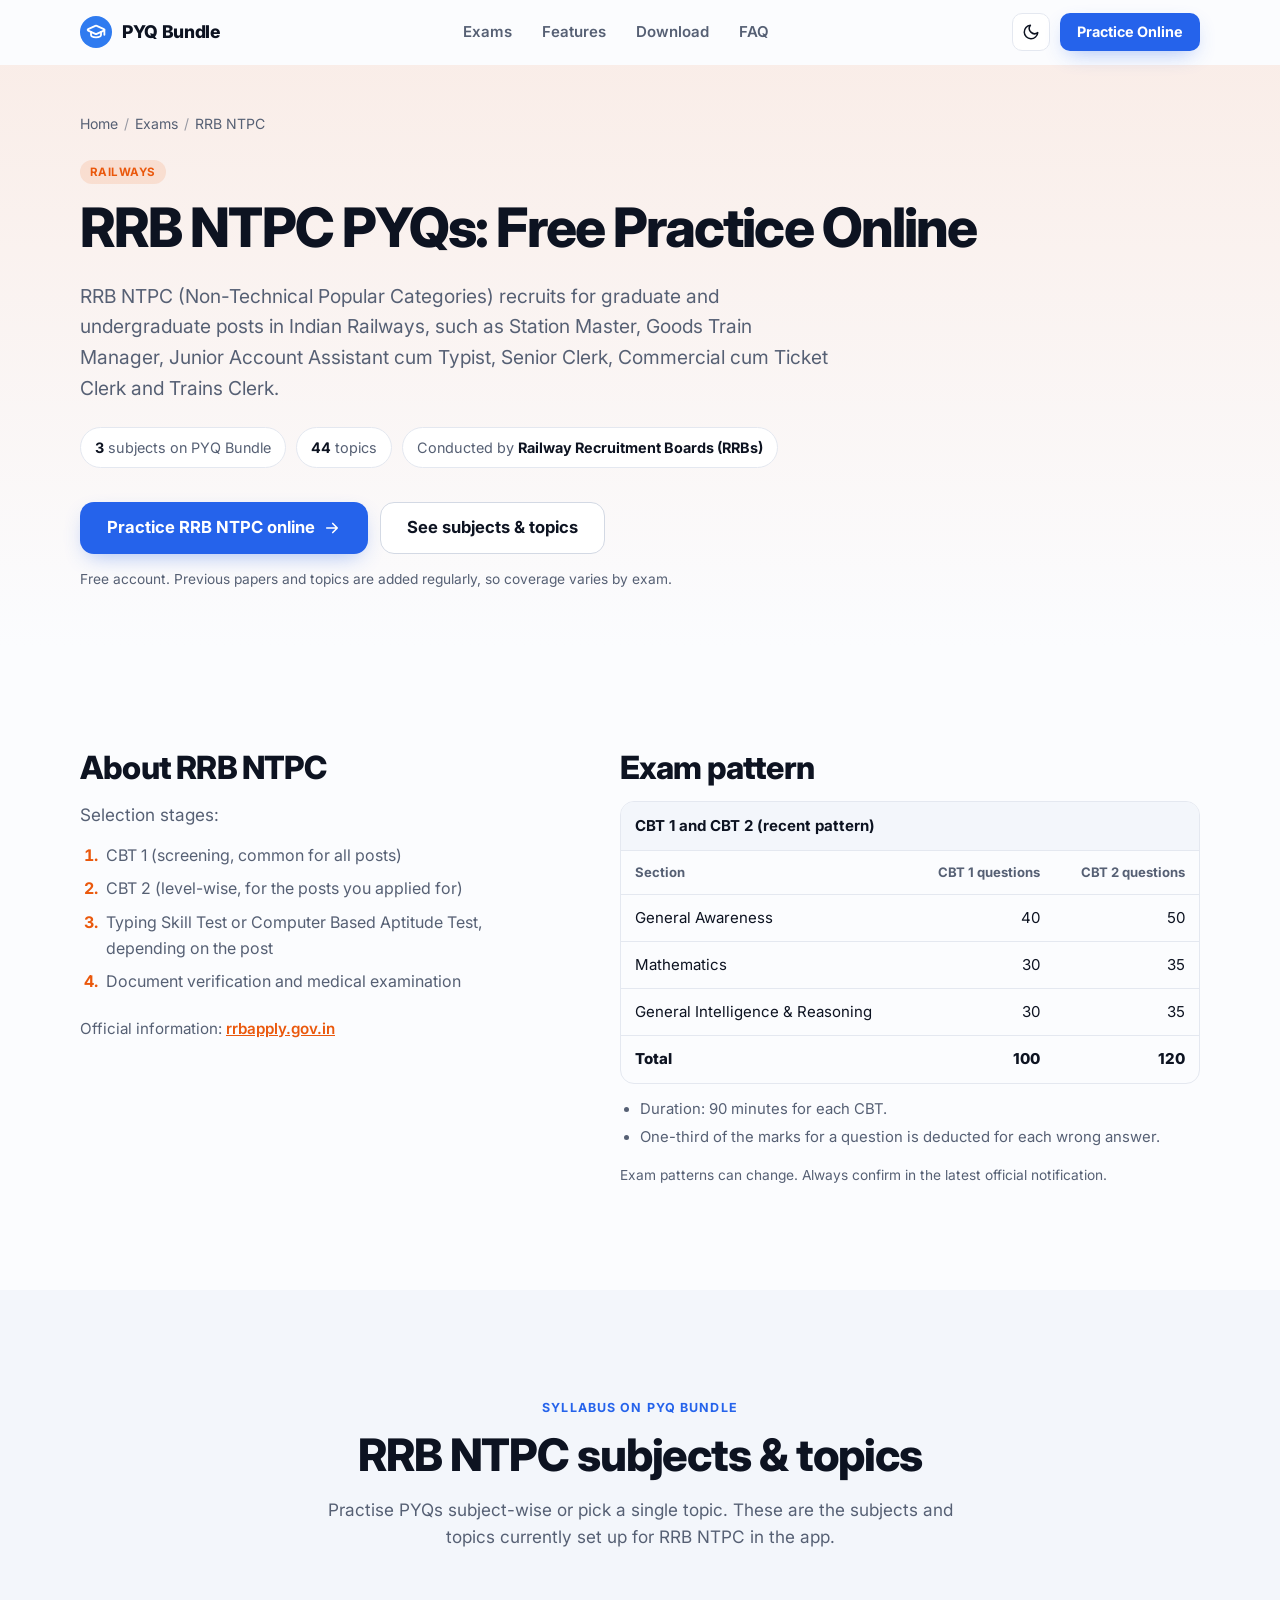
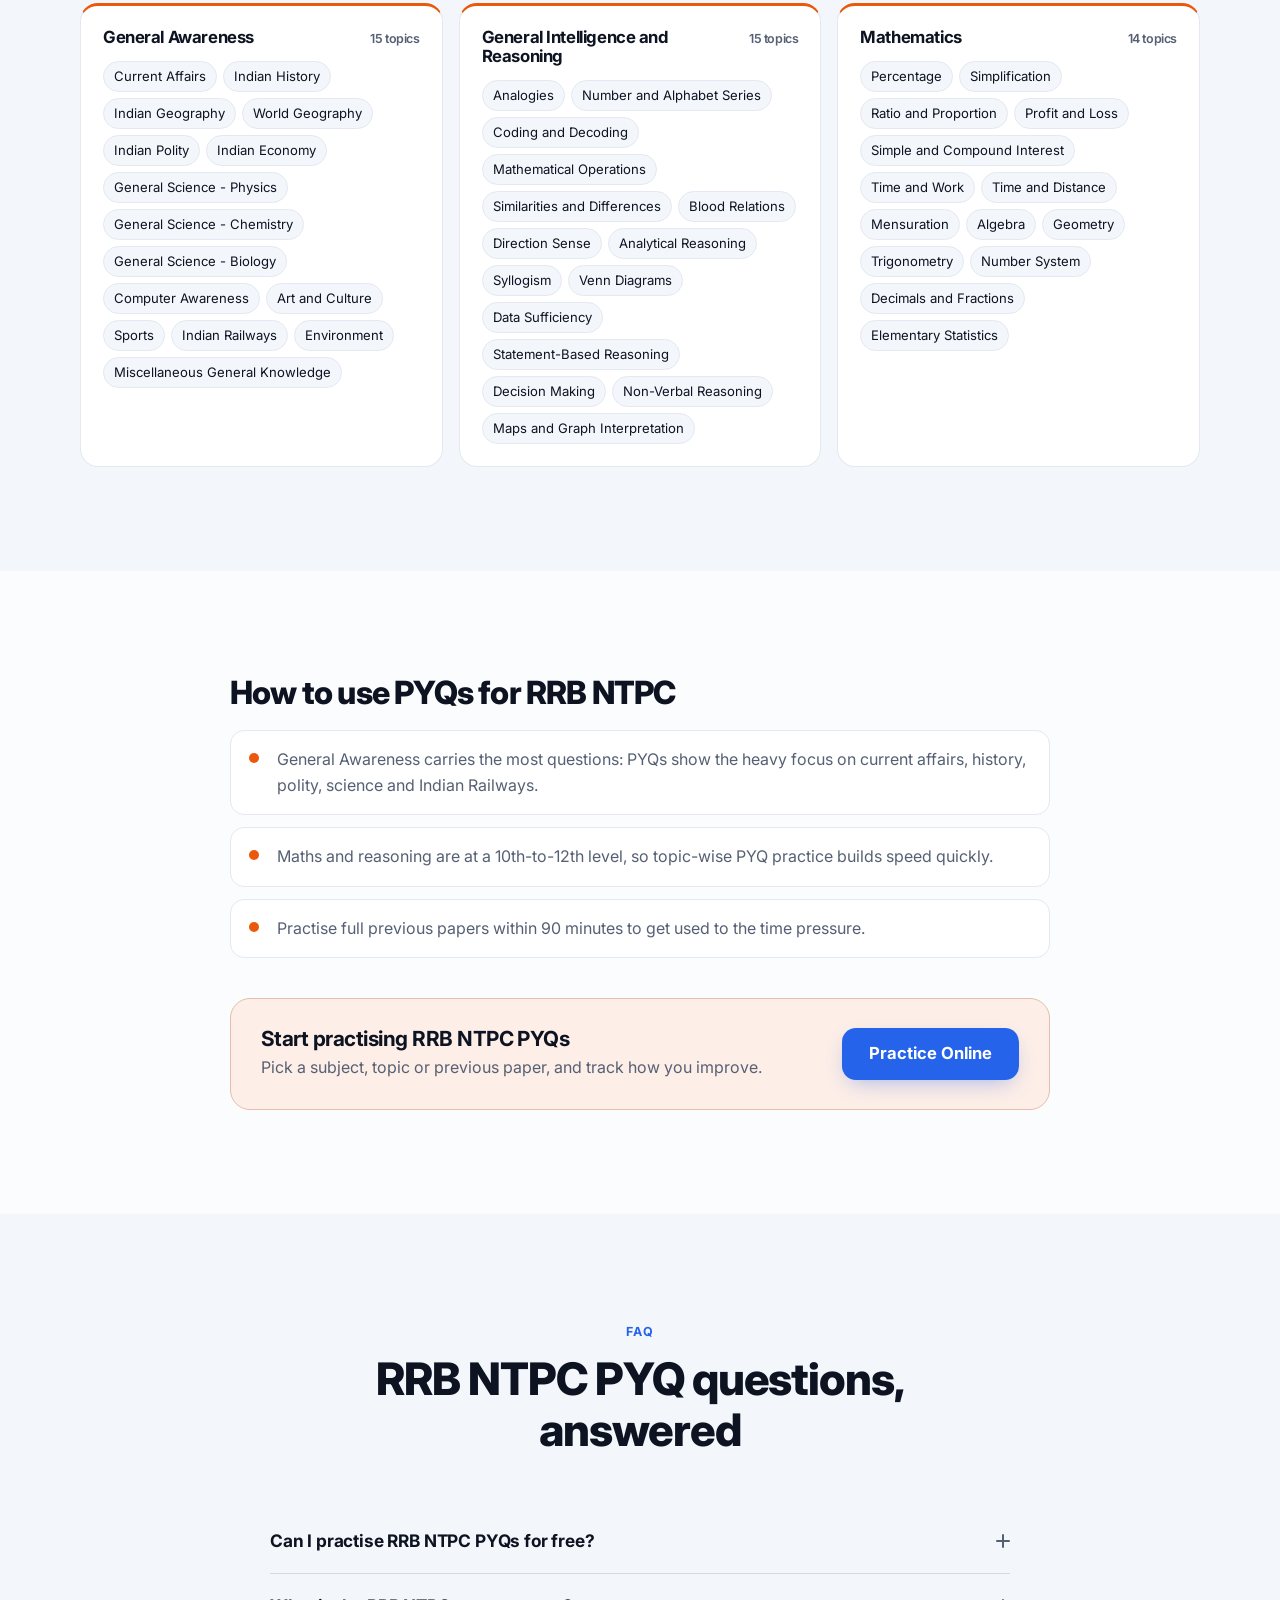
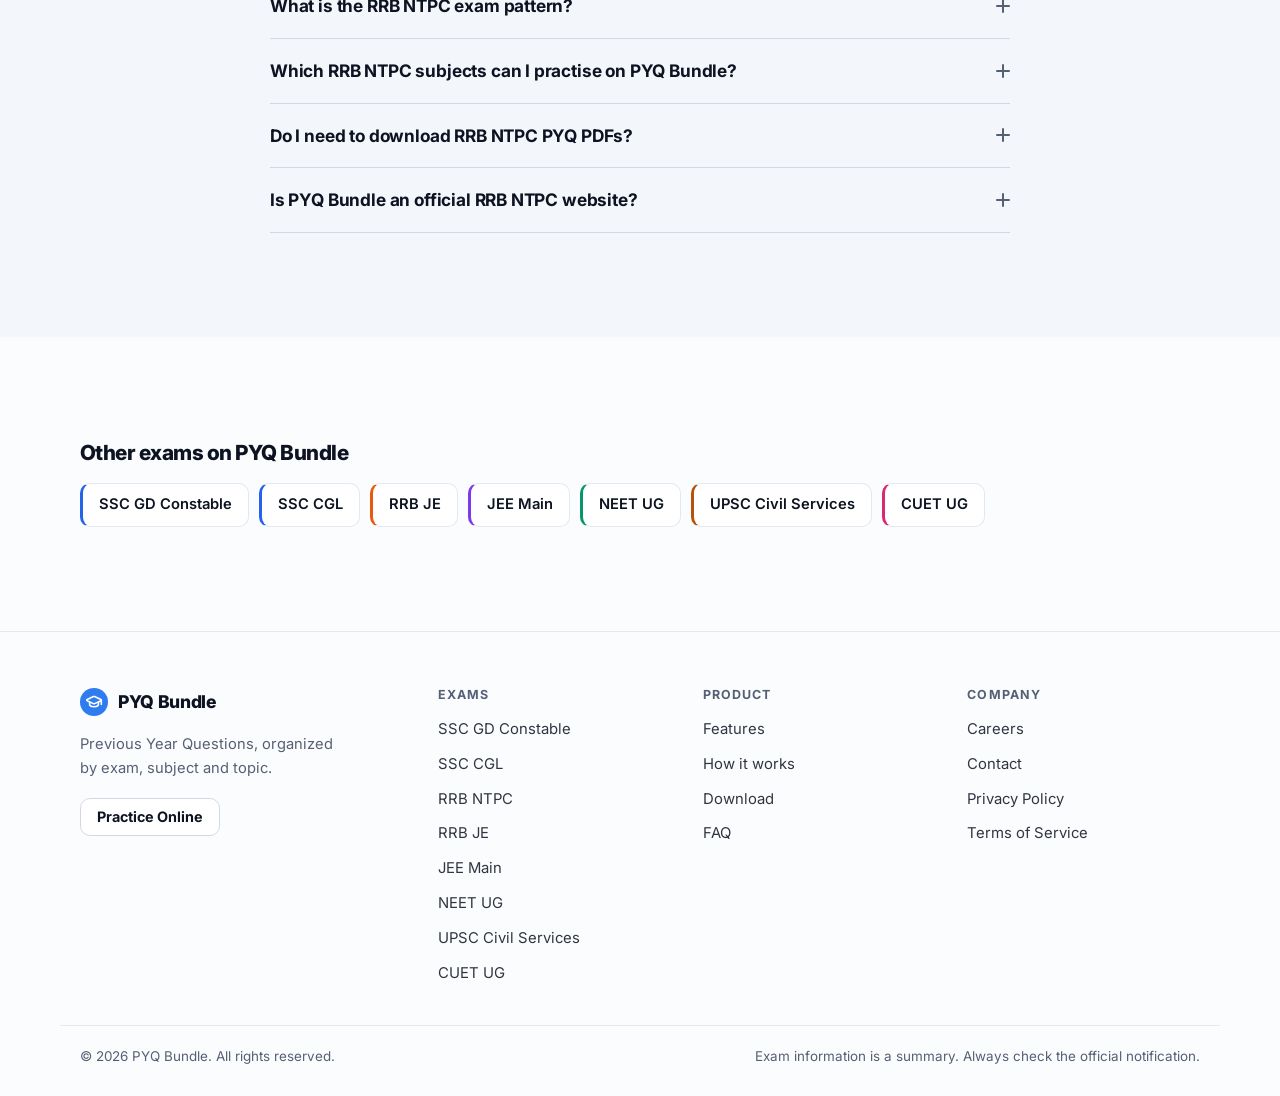
<file: exams/rrb-ntpc/index.html>
<!doctype html>
<html lang="en">
<head>
  <meta charset="utf-8">
  <meta name="viewport" content="width=device-width, initial-scale=1">
  <title>RRB NTPC PYQ Free – Previous Year Questions Practice | PYQ Bundle</title>
  <meta name="description" content="Practise RRB NTPC PYQs free online: previous year questions subject-wise and topic-wise, with performance analytics. Exam pattern, 3 subjects and 44 topics.">
  <link rel="canonical" href="https://pyqbundle.com/exams/rrb-ntpc/">
  <meta name="robots" content="index, follow">
  <meta name="color-scheme" content="light dark">
  <meta name="theme-color" content="#ffffff" media="(prefers-color-scheme: light)">
  <meta name="theme-color" content="#0f1115" media="(prefers-color-scheme: dark)">
  <link rel="icon" href="../../favicon.svg" type="image/svg+xml">
  <meta property="og:type" content="website">
  <meta property="og:site_name" content="PYQ Bundle">
  <meta property="og:title" content="RRB NTPC PYQ Free – Previous Year Questions Practice | PYQ Bundle">
  <meta property="og:description" content="Practise RRB NTPC PYQs free online: previous year questions subject-wise and topic-wise, with performance analytics. Exam pattern, 3 subjects and 44 topics.">
  <meta property="og:url" content="https://pyqbundle.com/exams/rrb-ntpc/">
  <meta property="og:image" content="https://pyqbundle.com/og-image.png">
  <meta property="og:image:width" content="1200">
  <meta property="og:image:height" content="630">
  <meta property="og:locale" content="en_IN">
  <meta name="twitter:card" content="summary_large_image">
  <script>
    (function () {
      var d = document.documentElement;
      d.classList.add('js');
      try { var t = localStorage.getItem('pyqb-theme'); if (t === 'light' || t === 'dark') d.setAttribute('data-theme', t); } catch (e) {}
    })();
  </script>
  <link rel="preconnect" href="https://fonts.googleapis.com">
  <link rel="preconnect" href="https://fonts.gstatic.com" crossorigin>
  <link rel="stylesheet" href="https://fonts.googleapis.com/css2?family=Inter:wght@400..800&display=swap">
  <link rel="stylesheet" href="../../css/styles.css?v=9">
  <script src="../../js/main.js?v=9" defer></script>
  <script type="application/ld+json">{"@context": "https://schema.org", "@graph": [{"@type": "BreadcrumbList", "itemListElement": [{"@type": "ListItem", "position": 1, "name": "Home", "item": "https://pyqbundle.com/"}, {"@type": "ListItem", "position": 2, "name": "Exams", "item": "https://pyqbundle.com/exams/"}, {"@type": "ListItem", "position": 3, "name": "RRB NTPC", "item": "https://pyqbundle.com/exams/rrb-ntpc/"}]}, {"@type": "WebPage", "name": "RRB NTPC PYQs & Practice", "url": "https://pyqbundle.com/exams/rrb-ntpc/", "description": "Practise RRB NTPC PYQs free online: previous year questions subject-wise and topic-wise, with performance analytics. Exam pattern, 3 subjects and 44 topics.", "about": {"@type": "Thing", "name": "RRB NTPC"}, "isPartOf": {"@type": "WebSite", "name": "PYQ Bundle", "url": "https://pyqbundle.com/"}}, {"@type": "FAQPage", "mainEntity": [{"@type": "Question", "name": "Can I practise RRB NTPC PYQs for free?", "acceptedAnswer": {"@type": "Answer", "text": "Yes. Create a free PYQ Bundle account to practise RRB NTPC previous year questions online, subject-wise, topic-wise or as full papers, and see your performance analytics. The free plan includes ads and one exam course at a time; Premium removes ads, lets you add more courses and syncs your notes."}}, {"@type": "Question", "name": "What is the RRB NTPC exam pattern?", "acceptedAnswer": {"@type": "Answer", "text": "CBT 1 and CBT 2 (recent pattern): General Awareness (CBT 1 questions: 40, CBT 2 questions: 50); Mathematics (CBT 1 questions: 30, CBT 2 questions: 35); General Intelligence & Reasoning (CBT 1 questions: 30, CBT 2 questions: 35). Total: CBT 1 questions 100, CBT 2 questions 120. Duration: 90 minutes for each CBT. One-third of the marks for a question is deducted for each wrong answer. Exam patterns can change, so always confirm in the latest official notification."}}, {"@type": "Question", "name": "Which RRB NTPC subjects can I practise on PYQ Bundle?", "acceptedAnswer": {"@type": "Answer", "text": "PYQ Bundle currently has 3 RRB NTPC subjects with 44 topics: General Awareness, General Intelligence and Reasoning and Mathematics. Previous papers and topics are added regularly, so coverage varies."}}, {"@type": "Question", "name": "Do I need to download RRB NTPC PYQ PDFs?", "acceptedAnswer": {"@type": "Answer", "text": "No. You practise questions directly in your browser at app.pyqbundle.com, on phone, tablet or desktop, and your attempts and progress are saved to your account. An Android app is coming soon."}}, {"@type": "Question", "name": "Is PYQ Bundle an official RRB NTPC website?", "acceptedAnswer": {"@type": "Answer", "text": "No. PYQ Bundle is an independent practice platform and is not affiliated with the Railway Recruitment Boards (RRBs). For official notifications, dates and answer keys, visit rrbapply.gov.in."}}]}]}</script>
</head>
<body>
  <a class="skip-link" href="#main">Skip to content</a>
  <header class="nav" id="nav">
    <div class="container nav-inner">
      <a href="../../" class="logo" aria-label="PYQ Bundle home">
        <img src="../../favicon.svg" alt="" width="32" height="32">
        <span>PYQ Bundle</span>
      </a>
      <nav aria-label="Primary">
        <ul class="nav-links">
          <li><a href="../../exams/">Exams</a></li>
          <li><a href="../../#features">Features</a></li>
          <li><a href="../../#download">Download</a></li>
          <li><a href="../../#faq">FAQ</a></li>
        </ul>
      </nav>
      <div class="nav-actions">
        <button class="theme-toggle" type="button" aria-label="Toggle dark mode">
          <svg class="i-moon" viewBox="0 0 24 24" width="18" height="18" aria-hidden="true"><path d="M21 12.8A9 9 0 1 1 11.2 3a7 7 0 0 0 9.8 9.8z"/></svg>
          <svg class="i-sun" viewBox="0 0 24 24" width="18" height="18" aria-hidden="true"><circle cx="12" cy="12" r="4"/><path d="M12 2v2M12 20v2M4.9 4.9l1.4 1.4M17.7 17.7l1.4 1.4M2 12h2M20 12h2M4.9 19.1l1.4-1.4M17.7 6.3l1.4-1.4"/></svg>
        </button>
        <a class="btn btn-primary btn-sm" href="https://app.pyqbundle.com" data-link="web_app" data-cta="nav_practice_online">Practice Online</a>
      </div>
    </div>
  </header>

  <main id="main" class="exam-page" style="--accent:#ea580c">
    <section class="exam-hero">
      <div class="container">
        <nav class="breadcrumb" aria-label="Breadcrumb">
          <ol><li><a href="../../">Home</a></li><li><a href="../../exams/">Exams</a></li><li aria-current="page">RRB NTPC</li></ol>
        </nav>
        <p class="exam-group">Railways</p>
        <h1>RRB NTPC PYQs: Free Practice Online</h1>
        <p class="lead">RRB NTPC (Non-Technical Popular Categories) recruits for graduate and undergraduate posts in Indian Railways, such as Station Master, Goods Train Manager, Junior Account Assistant cum Typist, Senior Clerk, Commercial cum Ticket Clerk and Trains Clerk.</p>
        <ul class="exam-facts">
          <li><strong>3</strong> subjects on PYQ Bundle</li>
          <li><strong>44</strong> topics</li>
          <li>Conducted by <strong>Railway Recruitment Boards (RRBs)</strong></li>
        </ul>
        <div class="cta-row cta-left">
          <a class="btn btn-primary btn-lg" href="https://app.pyqbundle.com" data-link="web_app" data-cta="exam_rrb-ntpc_practice">Practice RRB NTPC online
            <svg viewBox="0 0 24 24" width="18" height="18" aria-hidden="true"><path d="M5 12h14M13 6l6 6-6 6"/></svg></a>
          <a class="btn btn-ghost btn-lg" href="#syllabus">See subjects &amp; topics</a>
        </div>
        <p class="fine-note">Free account. Previous papers and topics are added regularly, so coverage varies by exam.</p>
      </div>
    </section>

    <section class="section exam-section">
      <div class="container exam-grid">
        <div>
          <h2>About RRB NTPC</h2>
          <p class="section-sub">Selection stages:</p>
          <ol class="stage-list"><li>CBT 1 (screening, common for all posts)</li><li>CBT 2 (level-wise, for the posts you applied for)</li><li>Typing Skill Test or Computer Based Aptitude Test, depending on the post</li><li>Document verification and medical examination</li></ol>
          <p class="official">Official information: <a href="https://www.rrbapply.gov.in" rel="noopener" target="_blank">rrbapply.gov.in</a></p>
        </div>
        <div>
          <h2>Exam pattern</h2>
          <div class="table-wrap">
            <table class="pattern-table">
              <caption>CBT 1 and CBT 2 (recent pattern)</caption>
              <thead><tr><th scope="col">Section</th><th scope="col">CBT 1 questions</th><th scope="col">CBT 2 questions</th></tr></thead>
              <tbody><tr><td>General Awareness</td><td>40</td><td>50</td></tr><tr><td>Mathematics</td><td>30</td><td>35</td></tr><tr><td>General Intelligence &amp; Reasoning</td><td>30</td><td>35</td></tr></tbody><tfoot><tr><td>Total</td><td>100</td><td>120</td></tr></tfoot>
            </table>
          </div>
          <ul class="pattern-notes"><li>Duration: 90 minutes for each CBT.</li><li>One-third of the marks for a question is deducted for each wrong answer.</li></ul>
          <p class="fine-note">Exam patterns can change. Always confirm in the latest official notification.</p>
        </div>
      </div>
    </section>

    <section class="section section-alt" id="syllabus">
      <div class="container">
        <div class="section-head">
          <p class="eyebrow">Syllabus on PYQ Bundle</p>
          <h2>RRB NTPC subjects &amp; topics</h2>
          <p class="section-sub">Practise PYQs subject-wise or pick a single topic. These are the subjects and topics currently set up for RRB NTPC in the app.</p>
        </div>
        <div class="subject-grid">
          <article class="subject-card">
            <h3>General Awareness <span class="count">15 topics</span></h3>
            <ul class="chips"><li>Current Affairs</li><li>Indian History</li><li>Indian Geography</li><li>World Geography</li><li>Indian Polity</li><li>Indian Economy</li><li>General Science - Physics</li><li>General Science - Chemistry</li><li>General Science - Biology</li><li>Computer Awareness</li><li>Art and Culture</li><li>Sports</li><li>Indian Railways</li><li>Environment</li><li>Miscellaneous General Knowledge</li></ul>
          </article>
          <article class="subject-card">
            <h3>General Intelligence and Reasoning <span class="count">15 topics</span></h3>
            <ul class="chips"><li>Analogies</li><li>Number and Alphabet Series</li><li>Coding and Decoding</li><li>Mathematical Operations</li><li>Similarities and Differences</li><li>Blood Relations</li><li>Direction Sense</li><li>Analytical Reasoning</li><li>Syllogism</li><li>Venn Diagrams</li><li>Data Sufficiency</li><li>Statement-Based Reasoning</li><li>Decision Making</li><li>Non-Verbal Reasoning</li><li>Maps and Graph Interpretation</li></ul>
          </article>
          <article class="subject-card">
            <h3>Mathematics <span class="count">14 topics</span></h3>
            <ul class="chips"><li>Percentage</li><li>Simplification</li><li>Ratio and Proportion</li><li>Profit and Loss</li><li>Simple and Compound Interest</li><li>Time and Work</li><li>Time and Distance</li><li>Mensuration</li><li>Algebra</li><li>Geometry</li><li>Trigonometry</li><li>Number System</li><li>Decimals and Fractions</li><li>Elementary Statistics</li></ul>
          </article>
        </div>
      </div>
    </section>

    <section class="section">
      <div class="container narrow">
        <h2>How to use PYQs for RRB NTPC</h2>
        <ul class="tip-list"><li>General Awareness carries the most questions: PYQs show the heavy focus on current affairs, history, polity, science and Indian Railways.</li><li>Maths and reasoning are at a 10th-to-12th level, so topic-wise PYQ practice builds speed quickly.</li><li>Practise full previous papers within 90 minutes to get used to the time pressure.</li></ul>
        <div class="exam-cta-band">
          <div>
            <h3>Start practising RRB NTPC PYQs</h3>
            <p>Pick a subject, topic or previous paper, and track how you improve.</p>
          </div>
          <a class="btn btn-primary btn-lg" href="https://app.pyqbundle.com" data-link="web_app" data-cta="exam_rrb-ntpc_practice_bottom">Practice Online</a>
        </div>
      </div>
    </section>

    <section class="section section-alt" id="faq">
      <div class="container faq-wrap">
        <div class="section-head">
          <p class="eyebrow">FAQ</p>
          <h2>RRB NTPC PYQ questions, answered</h2>
        </div>
        <div class="faq">
          <details>
            <summary><h3>Can I practise RRB NTPC PYQs for free?</h3><span class="plus" aria-hidden="true"></span></summary>
            <p>Yes. Create a free PYQ Bundle account to practise RRB NTPC previous year questions online, subject-wise, topic-wise or as full papers, and see your performance analytics. The free plan includes ads and one exam course at a time; Premium removes ads, lets you add more courses and syncs your notes.</p>
          </details>
          <details>
            <summary><h3>What is the RRB NTPC exam pattern?</h3><span class="plus" aria-hidden="true"></span></summary>
            <p>CBT 1 and CBT 2 (recent pattern): General Awareness (CBT 1 questions: 40, CBT 2 questions: 50); Mathematics (CBT 1 questions: 30, CBT 2 questions: 35); General Intelligence &amp; Reasoning (CBT 1 questions: 30, CBT 2 questions: 35). Total: CBT 1 questions 100, CBT 2 questions 120. Duration: 90 minutes for each CBT. One-third of the marks for a question is deducted for each wrong answer. Exam patterns can change, so always confirm in the latest official notification.</p>
          </details>
          <details>
            <summary><h3>Which RRB NTPC subjects can I practise on PYQ Bundle?</h3><span class="plus" aria-hidden="true"></span></summary>
            <p>PYQ Bundle currently has 3 RRB NTPC subjects with 44 topics: General Awareness, General Intelligence and Reasoning and Mathematics. Previous papers and topics are added regularly, so coverage varies.</p>
          </details>
          <details>
            <summary><h3>Do I need to download RRB NTPC PYQ PDFs?</h3><span class="plus" aria-hidden="true"></span></summary>
            <p>No. You practise questions directly in your browser at app.pyqbundle.com, on phone, tablet or desktop, and your attempts and progress are saved to your account. An Android app is coming soon.</p>
          </details>
          <details>
            <summary><h3>Is PYQ Bundle an official RRB NTPC website?</h3><span class="plus" aria-hidden="true"></span></summary>
            <p>No. PYQ Bundle is an independent practice platform and is not affiliated with the Railway Recruitment Boards (RRBs). For official notifications, dates and answer keys, visit rrbapply.gov.in.</p>
          </details>
        </div>
      </div>
    </section>

    <section class="section">
      <div class="container">
        <h2 class="other-title">Other exams on PYQ Bundle</h2>
        <ul class="other-exams"><li><a href="../../exams/ssc-gd-constable/" style="--accent:#2563eb">SSC GD Constable</a></li><li><a href="../../exams/ssc-cgl/" style="--accent:#2563eb">SSC CGL</a></li><li><a href="../../exams/rrb-je/" style="--accent:#ea580c">RRB JE</a></li><li><a href="../../exams/jee-mains/" style="--accent:#7c3aed">JEE Main</a></li><li><a href="../../exams/neet-ug/" style="--accent:#059669">NEET UG</a></li><li><a href="../../exams/upsc-civil-services/" style="--accent:#b45309">UPSC Civil Services</a></li><li><a href="../../exams/cuet-ug/" style="--accent:#db2777">CUET UG</a></li></ul>
      </div>
    </section>
  </main>

  <!-- FOOTER:START (generated by tools/build_pages.py) -->
  <footer class="footer">
    <div class="container footer-grid">
      <div class="footer-brand">
        <a href="../../" class="logo"><img src="../../favicon.svg" alt="" width="28" height="28"><span>PYQ Bundle</span></a>
        <p class="footer-tag">Previous Year Questions, organized by exam, subject and topic.</p>
        <a class="btn btn-ghost btn-sm" href="https://app.pyqbundle.com" data-link="web_app" data-cta="footer_practice_online">Practice Online</a>
      </div>
      <nav aria-label="Exams">
        <h2 class="footer-h">Exams</h2>
        <ul class="footer-list">
            <li><a href="../../exams/ssc-gd-constable/">SSC GD Constable</a></li>
            <li><a href="../../exams/ssc-cgl/">SSC CGL</a></li>
            <li><a href="../../exams/rrb-ntpc/">RRB NTPC</a></li>
            <li><a href="../../exams/rrb-je/">RRB JE</a></li>
            <li><a href="../../exams/jee-mains/">JEE Main</a></li>
            <li><a href="../../exams/neet-ug/">NEET UG</a></li>
            <li><a href="../../exams/upsc-civil-services/">UPSC Civil Services</a></li>
            <li><a href="../../exams/cuet-ug/">CUET UG</a></li>
        </ul>
      </nav>
      <nav aria-label="Product">
        <h2 class="footer-h">Product</h2>
        <ul class="footer-list">
          <li><a href="../../#features">Features</a></li>
          <li><a href="../../#how">How it works</a></li>
          <li><a href="../../#download">Download</a></li>
          <li><a href="../../#faq">FAQ</a></li>
        </ul>
      </nav>
      <nav aria-label="Company">
        <h2 class="footer-h">Company</h2>
        <ul class="footer-list">
          <li><a href="../../careers.html">Careers</a></li>
          <li><a href="../../contact.html">Contact</a></li>
          <li><a href="../../privacy.html">Privacy Policy</a></li>
          <li><a href="../../terms.html">Terms of Service</a></li>
        </ul>
      </nav>
    </div>
    <div class="container footer-bottom">
      <p>© <span id="year">2026</span> PYQ Bundle. All rights reserved.</p>
      <p>Exam information is a summary. Always check the official notification.</p>
    </div>
  </footer>
  <!-- FOOTER:END -->
</body>
</html>
</file>
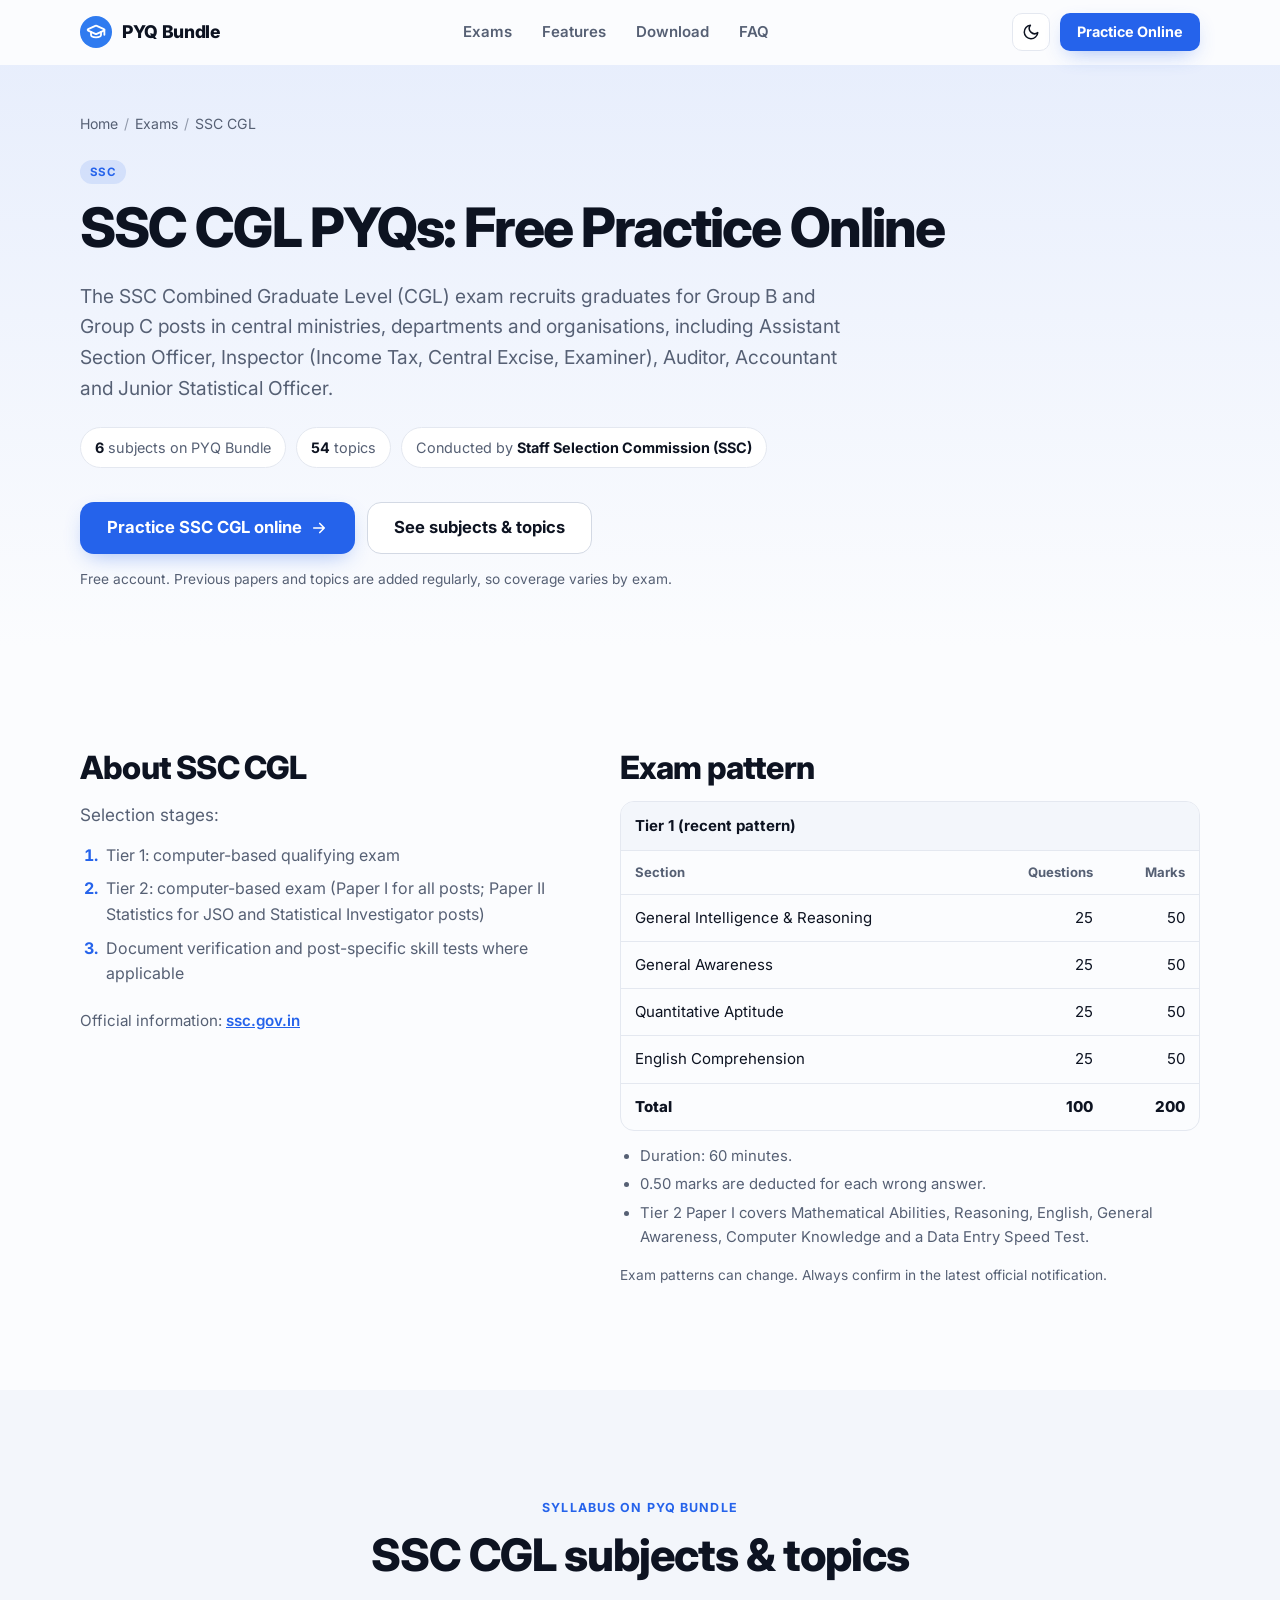
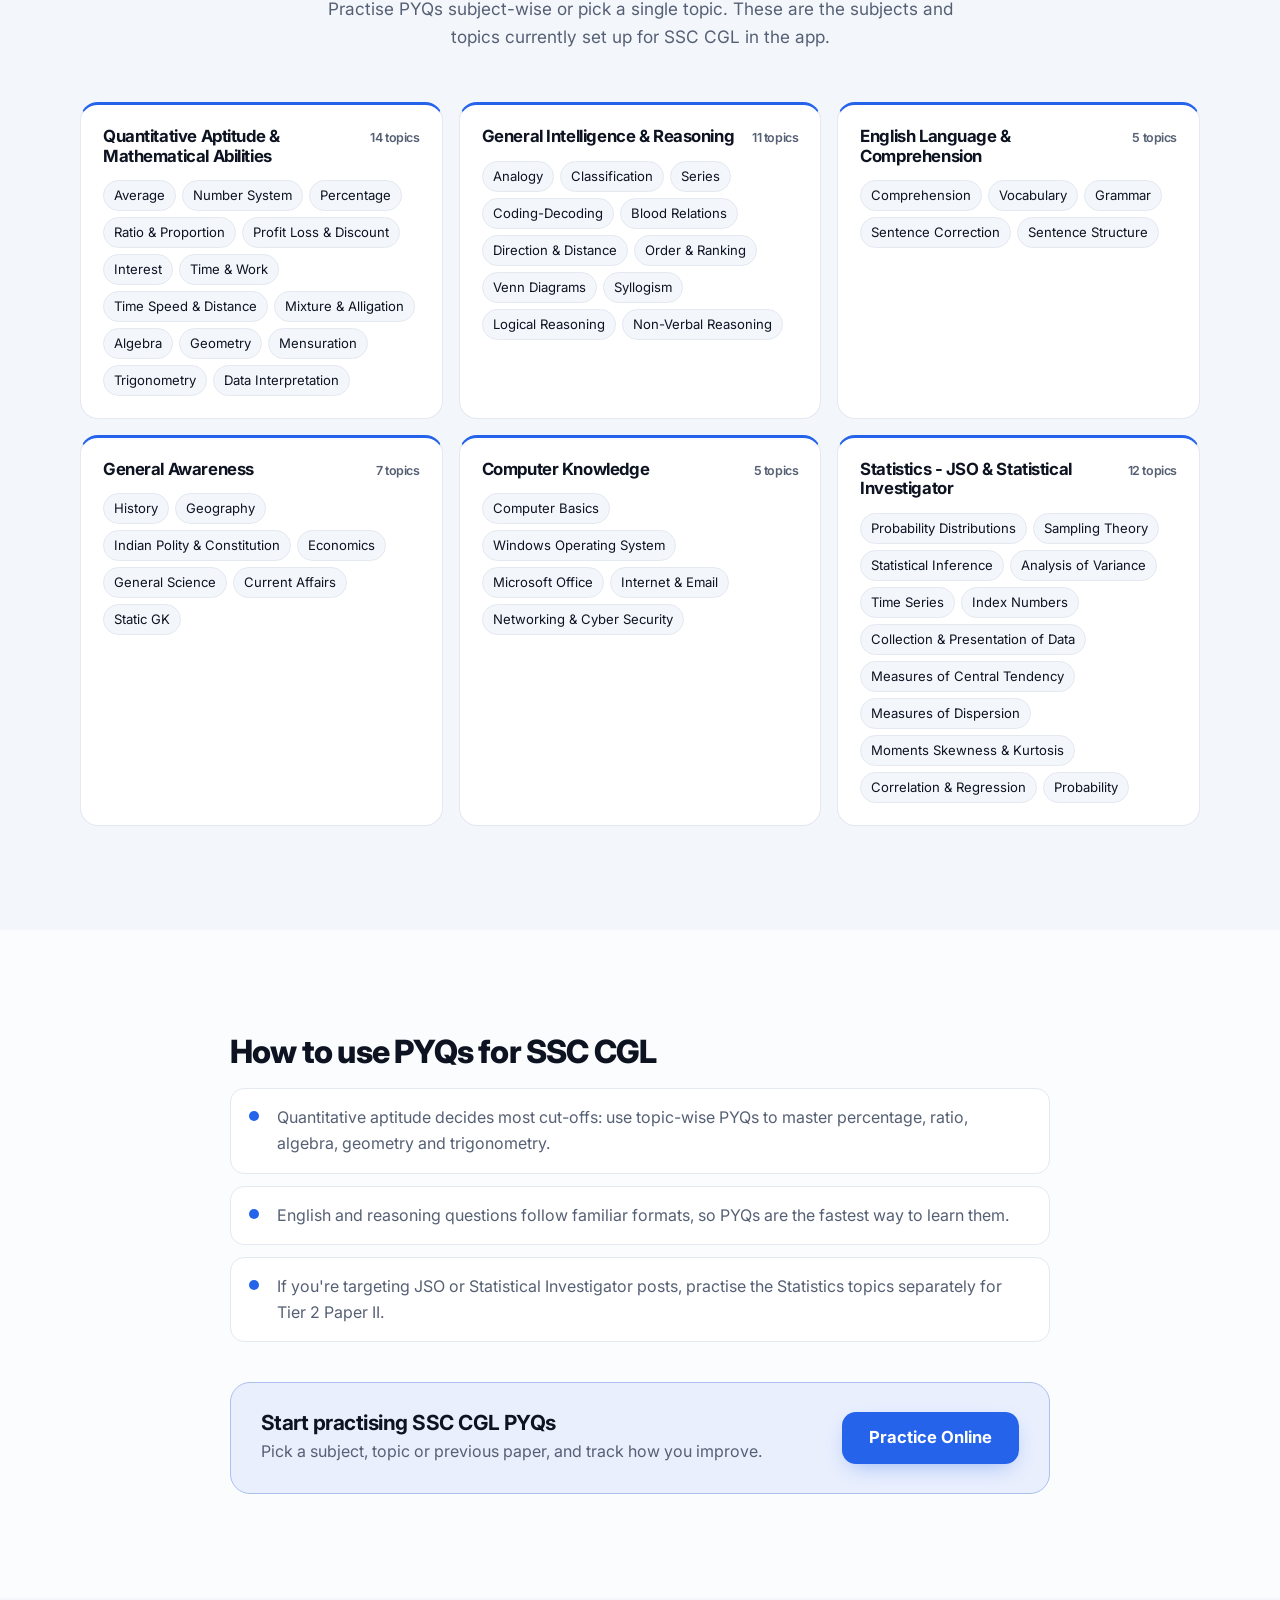
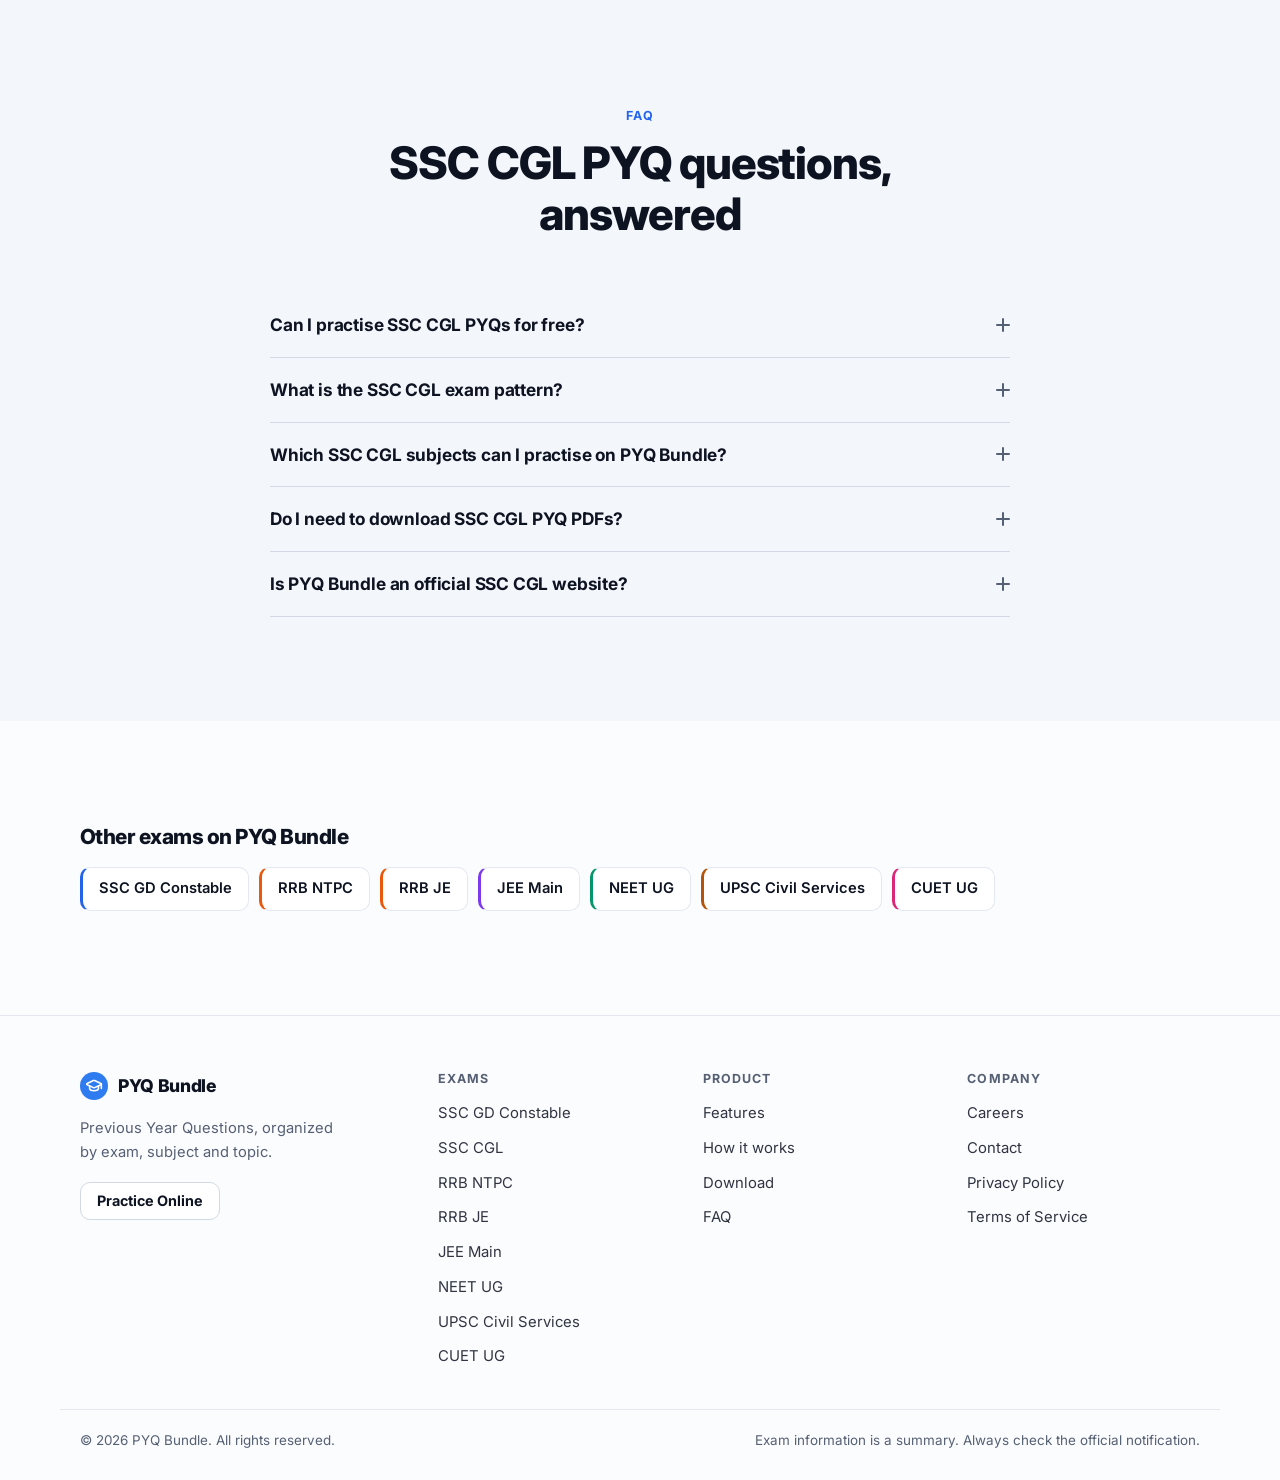
<file: exams/ssc-cgl/index.html>
<!doctype html>
<html lang="en">
<head>
  <meta charset="utf-8">
  <meta name="viewport" content="width=device-width, initial-scale=1">
  <title>SSC CGL PYQ Free – Previous Year Questions Practice | PYQ Bundle</title>
  <meta name="description" content="Practise SSC CGL PYQs free online: previous year questions subject-wise and topic-wise, with performance analytics. Exam pattern, 6 subjects and 54 topics.">
  <link rel="canonical" href="https://pyqbundle.com/exams/ssc-cgl/">
  <meta name="robots" content="index, follow">
  <meta name="color-scheme" content="light dark">
  <meta name="theme-color" content="#ffffff" media="(prefers-color-scheme: light)">
  <meta name="theme-color" content="#0f1115" media="(prefers-color-scheme: dark)">
  <link rel="icon" href="../../favicon.svg" type="image/svg+xml">
  <meta property="og:type" content="website">
  <meta property="og:site_name" content="PYQ Bundle">
  <meta property="og:title" content="SSC CGL PYQ Free – Previous Year Questions Practice | PYQ Bundle">
  <meta property="og:description" content="Practise SSC CGL PYQs free online: previous year questions subject-wise and topic-wise, with performance analytics. Exam pattern, 6 subjects and 54 topics.">
  <meta property="og:url" content="https://pyqbundle.com/exams/ssc-cgl/">
  <meta property="og:image" content="https://pyqbundle.com/og-image.png">
  <meta property="og:image:width" content="1200">
  <meta property="og:image:height" content="630">
  <meta property="og:locale" content="en_IN">
  <meta name="twitter:card" content="summary_large_image">
  <script>
    (function () {
      var d = document.documentElement;
      d.classList.add('js');
      try { var t = localStorage.getItem('pyqb-theme'); if (t === 'light' || t === 'dark') d.setAttribute('data-theme', t); } catch (e) {}
    })();
  </script>
  <link rel="preconnect" href="https://fonts.googleapis.com">
  <link rel="preconnect" href="https://fonts.gstatic.com" crossorigin>
  <link rel="stylesheet" href="https://fonts.googleapis.com/css2?family=Inter:wght@400..800&display=swap">
  <link rel="stylesheet" href="../../css/styles.css?v=9">
  <script src="../../js/main.js?v=9" defer></script>
  <script type="application/ld+json">{"@context": "https://schema.org", "@graph": [{"@type": "BreadcrumbList", "itemListElement": [{"@type": "ListItem", "position": 1, "name": "Home", "item": "https://pyqbundle.com/"}, {"@type": "ListItem", "position": 2, "name": "Exams", "item": "https://pyqbundle.com/exams/"}, {"@type": "ListItem", "position": 3, "name": "SSC CGL", "item": "https://pyqbundle.com/exams/ssc-cgl/"}]}, {"@type": "WebPage", "name": "SSC CGL PYQs & Practice", "url": "https://pyqbundle.com/exams/ssc-cgl/", "description": "Practise SSC CGL PYQs free online: previous year questions subject-wise and topic-wise, with performance analytics. Exam pattern, 6 subjects and 54 topics.", "about": {"@type": "Thing", "name": "SSC CGL"}, "isPartOf": {"@type": "WebSite", "name": "PYQ Bundle", "url": "https://pyqbundle.com/"}}, {"@type": "FAQPage", "mainEntity": [{"@type": "Question", "name": "Can I practise SSC CGL PYQs for free?", "acceptedAnswer": {"@type": "Answer", "text": "Yes. Create a free PYQ Bundle account to practise SSC CGL previous year questions online, subject-wise, topic-wise or as full papers, and see your performance analytics. The free plan includes ads and one exam course at a time; Premium removes ads, lets you add more courses and syncs your notes."}}, {"@type": "Question", "name": "What is the SSC CGL exam pattern?", "acceptedAnswer": {"@type": "Answer", "text": "Tier 1 (recent pattern): General Intelligence & Reasoning (Questions: 25, Marks: 50); General Awareness (Questions: 25, Marks: 50); Quantitative Aptitude (Questions: 25, Marks: 50); English Comprehension (Questions: 25, Marks: 50). Total: Questions 100, Marks 200. Duration: 60 minutes. 0.50 marks are deducted for each wrong answer. Tier 2 Paper I covers Mathematical Abilities, Reasoning, English, General Awareness, Computer Knowledge and a Data Entry Speed Test. Exam patterns can change, so always confirm in the latest official notification."}}, {"@type": "Question", "name": "Which SSC CGL subjects can I practise on PYQ Bundle?", "acceptedAnswer": {"@type": "Answer", "text": "PYQ Bundle currently has 6 SSC CGL subjects with 54 topics: Quantitative Aptitude & Mathematical Abilities, General Intelligence & Reasoning, English Language & Comprehension, General Awareness, Computer Knowledge and Statistics - JSO & Statistical Investigator. Previous papers and topics are added regularly, so coverage varies."}}, {"@type": "Question", "name": "Do I need to download SSC CGL PYQ PDFs?", "acceptedAnswer": {"@type": "Answer", "text": "No. You practise questions directly in your browser at app.pyqbundle.com, on phone, tablet or desktop, and your attempts and progress are saved to your account. An Android app is coming soon."}}, {"@type": "Question", "name": "Is PYQ Bundle an official SSC CGL website?", "acceptedAnswer": {"@type": "Answer", "text": "No. PYQ Bundle is an independent practice platform and is not affiliated with the Staff Selection Commission (SSC). For official notifications, dates and answer keys, visit ssc.gov.in."}}]}]}</script>
</head>
<body>
  <a class="skip-link" href="#main">Skip to content</a>
  <header class="nav" id="nav">
    <div class="container nav-inner">
      <a href="../../" class="logo" aria-label="PYQ Bundle home">
        <img src="../../favicon.svg" alt="" width="32" height="32">
        <span>PYQ Bundle</span>
      </a>
      <nav aria-label="Primary">
        <ul class="nav-links">
          <li><a href="../../exams/">Exams</a></li>
          <li><a href="../../#features">Features</a></li>
          <li><a href="../../#download">Download</a></li>
          <li><a href="../../#faq">FAQ</a></li>
        </ul>
      </nav>
      <div class="nav-actions">
        <button class="theme-toggle" type="button" aria-label="Toggle dark mode">
          <svg class="i-moon" viewBox="0 0 24 24" width="18" height="18" aria-hidden="true"><path d="M21 12.8A9 9 0 1 1 11.2 3a7 7 0 0 0 9.8 9.8z"/></svg>
          <svg class="i-sun" viewBox="0 0 24 24" width="18" height="18" aria-hidden="true"><circle cx="12" cy="12" r="4"/><path d="M12 2v2M12 20v2M4.9 4.9l1.4 1.4M17.7 17.7l1.4 1.4M2 12h2M20 12h2M4.9 19.1l1.4-1.4M17.7 6.3l1.4-1.4"/></svg>
        </button>
        <a class="btn btn-primary btn-sm" href="https://app.pyqbundle.com" data-link="web_app" data-cta="nav_practice_online">Practice Online</a>
      </div>
    </div>
  </header>

  <main id="main" class="exam-page" style="--accent:#2563eb">
    <section class="exam-hero">
      <div class="container">
        <nav class="breadcrumb" aria-label="Breadcrumb">
          <ol><li><a href="../../">Home</a></li><li><a href="../../exams/">Exams</a></li><li aria-current="page">SSC CGL</li></ol>
        </nav>
        <p class="exam-group">SSC</p>
        <h1>SSC CGL PYQs: Free Practice Online</h1>
        <p class="lead">The SSC Combined Graduate Level (CGL) exam recruits graduates for Group B and Group C posts in central ministries, departments and organisations, including Assistant Section Officer, Inspector (Income Tax, Central Excise, Examiner), Auditor, Accountant and Junior Statistical Officer.</p>
        <ul class="exam-facts">
          <li><strong>6</strong> subjects on PYQ Bundle</li>
          <li><strong>54</strong> topics</li>
          <li>Conducted by <strong>Staff Selection Commission (SSC)</strong></li>
        </ul>
        <div class="cta-row cta-left">
          <a class="btn btn-primary btn-lg" href="https://app.pyqbundle.com" data-link="web_app" data-cta="exam_ssc-cgl_practice">Practice SSC CGL online
            <svg viewBox="0 0 24 24" width="18" height="18" aria-hidden="true"><path d="M5 12h14M13 6l6 6-6 6"/></svg></a>
          <a class="btn btn-ghost btn-lg" href="#syllabus">See subjects &amp; topics</a>
        </div>
        <p class="fine-note">Free account. Previous papers and topics are added regularly, so coverage varies by exam.</p>
      </div>
    </section>

    <section class="section exam-section">
      <div class="container exam-grid">
        <div>
          <h2>About SSC CGL</h2>
          <p class="section-sub">Selection stages:</p>
          <ol class="stage-list"><li>Tier 1: computer-based qualifying exam</li><li>Tier 2: computer-based exam (Paper I for all posts; Paper II Statistics for JSO and Statistical Investigator posts)</li><li>Document verification and post-specific skill tests where applicable</li></ol>
          <p class="official">Official information: <a href="https://ssc.gov.in" rel="noopener" target="_blank">ssc.gov.in</a></p>
        </div>
        <div>
          <h2>Exam pattern</h2>
          <div class="table-wrap">
            <table class="pattern-table">
              <caption>Tier 1 (recent pattern)</caption>
              <thead><tr><th scope="col">Section</th><th scope="col">Questions</th><th scope="col">Marks</th></tr></thead>
              <tbody><tr><td>General Intelligence &amp; Reasoning</td><td>25</td><td>50</td></tr><tr><td>General Awareness</td><td>25</td><td>50</td></tr><tr><td>Quantitative Aptitude</td><td>25</td><td>50</td></tr><tr><td>English Comprehension</td><td>25</td><td>50</td></tr></tbody><tfoot><tr><td>Total</td><td>100</td><td>200</td></tr></tfoot>
            </table>
          </div>
          <ul class="pattern-notes"><li>Duration: 60 minutes.</li><li>0.50 marks are deducted for each wrong answer.</li><li>Tier 2 Paper I covers Mathematical Abilities, Reasoning, English, General Awareness, Computer Knowledge and a Data Entry Speed Test.</li></ul>
          <p class="fine-note">Exam patterns can change. Always confirm in the latest official notification.</p>
        </div>
      </div>
    </section>

    <section class="section section-alt" id="syllabus">
      <div class="container">
        <div class="section-head">
          <p class="eyebrow">Syllabus on PYQ Bundle</p>
          <h2>SSC CGL subjects &amp; topics</h2>
          <p class="section-sub">Practise PYQs subject-wise or pick a single topic. These are the subjects and topics currently set up for SSC CGL in the app.</p>
        </div>
        <div class="subject-grid">
          <article class="subject-card">
            <h3>Quantitative Aptitude &amp; Mathematical Abilities <span class="count">14 topics</span></h3>
            <ul class="chips"><li>Average</li><li>Number System</li><li>Percentage</li><li>Ratio &amp; Proportion</li><li>Profit Loss &amp; Discount</li><li>Interest</li><li>Time &amp; Work</li><li>Time Speed &amp; Distance</li><li>Mixture &amp; Alligation</li><li>Algebra</li><li>Geometry</li><li>Mensuration</li><li>Trigonometry</li><li>Data Interpretation</li></ul>
          </article>
          <article class="subject-card">
            <h3>General Intelligence &amp; Reasoning <span class="count">11 topics</span></h3>
            <ul class="chips"><li>Analogy</li><li>Classification</li><li>Series</li><li>Coding-Decoding</li><li>Blood Relations</li><li>Direction &amp; Distance</li><li>Order &amp; Ranking</li><li>Venn Diagrams</li><li>Syllogism</li><li>Logical Reasoning</li><li>Non-Verbal Reasoning</li></ul>
          </article>
          <article class="subject-card">
            <h3>English Language &amp; Comprehension <span class="count">5 topics</span></h3>
            <ul class="chips"><li>Comprehension</li><li>Vocabulary</li><li>Grammar</li><li>Sentence Correction</li><li>Sentence Structure</li></ul>
          </article>
          <article class="subject-card">
            <h3>General Awareness <span class="count">7 topics</span></h3>
            <ul class="chips"><li>History</li><li>Geography</li><li>Indian Polity &amp; Constitution</li><li>Economics</li><li>General Science</li><li>Current Affairs</li><li>Static GK</li></ul>
          </article>
          <article class="subject-card">
            <h3>Computer Knowledge <span class="count">5 topics</span></h3>
            <ul class="chips"><li>Computer Basics</li><li>Windows Operating System</li><li>Microsoft Office</li><li>Internet &amp; Email</li><li>Networking &amp; Cyber Security</li></ul>
          </article>
          <article class="subject-card">
            <h3>Statistics - JSO &amp; Statistical Investigator <span class="count">12 topics</span></h3>
            <ul class="chips"><li>Probability Distributions</li><li>Sampling Theory</li><li>Statistical Inference</li><li>Analysis of Variance</li><li>Time Series</li><li>Index Numbers</li><li>Collection &amp; Presentation of Data</li><li>Measures of Central Tendency</li><li>Measures of Dispersion</li><li>Moments Skewness &amp; Kurtosis</li><li>Correlation &amp; Regression</li><li>Probability</li></ul>
          </article>
        </div>
      </div>
    </section>

    <section class="section">
      <div class="container narrow">
        <h2>How to use PYQs for SSC CGL</h2>
        <ul class="tip-list"><li>Quantitative aptitude decides most cut-offs: use topic-wise PYQs to master percentage, ratio, algebra, geometry and trigonometry.</li><li>English and reasoning questions follow familiar formats, so PYQs are the fastest way to learn them.</li><li>If you&#x27;re targeting JSO or Statistical Investigator posts, practise the Statistics topics separately for Tier 2 Paper II.</li></ul>
        <div class="exam-cta-band">
          <div>
            <h3>Start practising SSC CGL PYQs</h3>
            <p>Pick a subject, topic or previous paper, and track how you improve.</p>
          </div>
          <a class="btn btn-primary btn-lg" href="https://app.pyqbundle.com" data-link="web_app" data-cta="exam_ssc-cgl_practice_bottom">Practice Online</a>
        </div>
      </div>
    </section>

    <section class="section section-alt" id="faq">
      <div class="container faq-wrap">
        <div class="section-head">
          <p class="eyebrow">FAQ</p>
          <h2>SSC CGL PYQ questions, answered</h2>
        </div>
        <div class="faq">
          <details>
            <summary><h3>Can I practise SSC CGL PYQs for free?</h3><span class="plus" aria-hidden="true"></span></summary>
            <p>Yes. Create a free PYQ Bundle account to practise SSC CGL previous year questions online, subject-wise, topic-wise or as full papers, and see your performance analytics. The free plan includes ads and one exam course at a time; Premium removes ads, lets you add more courses and syncs your notes.</p>
          </details>
          <details>
            <summary><h3>What is the SSC CGL exam pattern?</h3><span class="plus" aria-hidden="true"></span></summary>
            <p>Tier 1 (recent pattern): General Intelligence &amp; Reasoning (Questions: 25, Marks: 50); General Awareness (Questions: 25, Marks: 50); Quantitative Aptitude (Questions: 25, Marks: 50); English Comprehension (Questions: 25, Marks: 50). Total: Questions 100, Marks 200. Duration: 60 minutes. 0.50 marks are deducted for each wrong answer. Tier 2 Paper I covers Mathematical Abilities, Reasoning, English, General Awareness, Computer Knowledge and a Data Entry Speed Test. Exam patterns can change, so always confirm in the latest official notification.</p>
          </details>
          <details>
            <summary><h3>Which SSC CGL subjects can I practise on PYQ Bundle?</h3><span class="plus" aria-hidden="true"></span></summary>
            <p>PYQ Bundle currently has 6 SSC CGL subjects with 54 topics: Quantitative Aptitude &amp; Mathematical Abilities, General Intelligence &amp; Reasoning, English Language &amp; Comprehension, General Awareness, Computer Knowledge and Statistics - JSO &amp; Statistical Investigator. Previous papers and topics are added regularly, so coverage varies.</p>
          </details>
          <details>
            <summary><h3>Do I need to download SSC CGL PYQ PDFs?</h3><span class="plus" aria-hidden="true"></span></summary>
            <p>No. You practise questions directly in your browser at app.pyqbundle.com, on phone, tablet or desktop, and your attempts and progress are saved to your account. An Android app is coming soon.</p>
          </details>
          <details>
            <summary><h3>Is PYQ Bundle an official SSC CGL website?</h3><span class="plus" aria-hidden="true"></span></summary>
            <p>No. PYQ Bundle is an independent practice platform and is not affiliated with the Staff Selection Commission (SSC). For official notifications, dates and answer keys, visit ssc.gov.in.</p>
          </details>
        </div>
      </div>
    </section>

    <section class="section">
      <div class="container">
        <h2 class="other-title">Other exams on PYQ Bundle</h2>
        <ul class="other-exams"><li><a href="../../exams/ssc-gd-constable/" style="--accent:#2563eb">SSC GD Constable</a></li><li><a href="../../exams/rrb-ntpc/" style="--accent:#ea580c">RRB NTPC</a></li><li><a href="../../exams/rrb-je/" style="--accent:#ea580c">RRB JE</a></li><li><a href="../../exams/jee-mains/" style="--accent:#7c3aed">JEE Main</a></li><li><a href="../../exams/neet-ug/" style="--accent:#059669">NEET UG</a></li><li><a href="../../exams/upsc-civil-services/" style="--accent:#b45309">UPSC Civil Services</a></li><li><a href="../../exams/cuet-ug/" style="--accent:#db2777">CUET UG</a></li></ul>
      </div>
    </section>
  </main>

  <!-- FOOTER:START (generated by tools/build_pages.py) -->
  <footer class="footer">
    <div class="container footer-grid">
      <div class="footer-brand">
        <a href="../../" class="logo"><img src="../../favicon.svg" alt="" width="28" height="28"><span>PYQ Bundle</span></a>
        <p class="footer-tag">Previous Year Questions, organized by exam, subject and topic.</p>
        <a class="btn btn-ghost btn-sm" href="https://app.pyqbundle.com" data-link="web_app" data-cta="footer_practice_online">Practice Online</a>
      </div>
      <nav aria-label="Exams">
        <h2 class="footer-h">Exams</h2>
        <ul class="footer-list">
            <li><a href="../../exams/ssc-gd-constable/">SSC GD Constable</a></li>
            <li><a href="../../exams/ssc-cgl/">SSC CGL</a></li>
            <li><a href="../../exams/rrb-ntpc/">RRB NTPC</a></li>
            <li><a href="../../exams/rrb-je/">RRB JE</a></li>
            <li><a href="../../exams/jee-mains/">JEE Main</a></li>
            <li><a href="../../exams/neet-ug/">NEET UG</a></li>
            <li><a href="../../exams/upsc-civil-services/">UPSC Civil Services</a></li>
            <li><a href="../../exams/cuet-ug/">CUET UG</a></li>
        </ul>
      </nav>
      <nav aria-label="Product">
        <h2 class="footer-h">Product</h2>
        <ul class="footer-list">
          <li><a href="../../#features">Features</a></li>
          <li><a href="../../#how">How it works</a></li>
          <li><a href="../../#download">Download</a></li>
          <li><a href="../../#faq">FAQ</a></li>
        </ul>
      </nav>
      <nav aria-label="Company">
        <h2 class="footer-h">Company</h2>
        <ul class="footer-list">
          <li><a href="../../careers.html">Careers</a></li>
          <li><a href="../../contact.html">Contact</a></li>
          <li><a href="../../privacy.html">Privacy Policy</a></li>
          <li><a href="../../terms.html">Terms of Service</a></li>
        </ul>
      </nav>
    </div>
    <div class="container footer-bottom">
      <p>© <span id="year">2026</span> PYQ Bundle. All rights reserved.</p>
      <p>Exam information is a summary. Always check the official notification.</p>
    </div>
  </footer>
  <!-- FOOTER:END -->
</body>
</html>
</file>
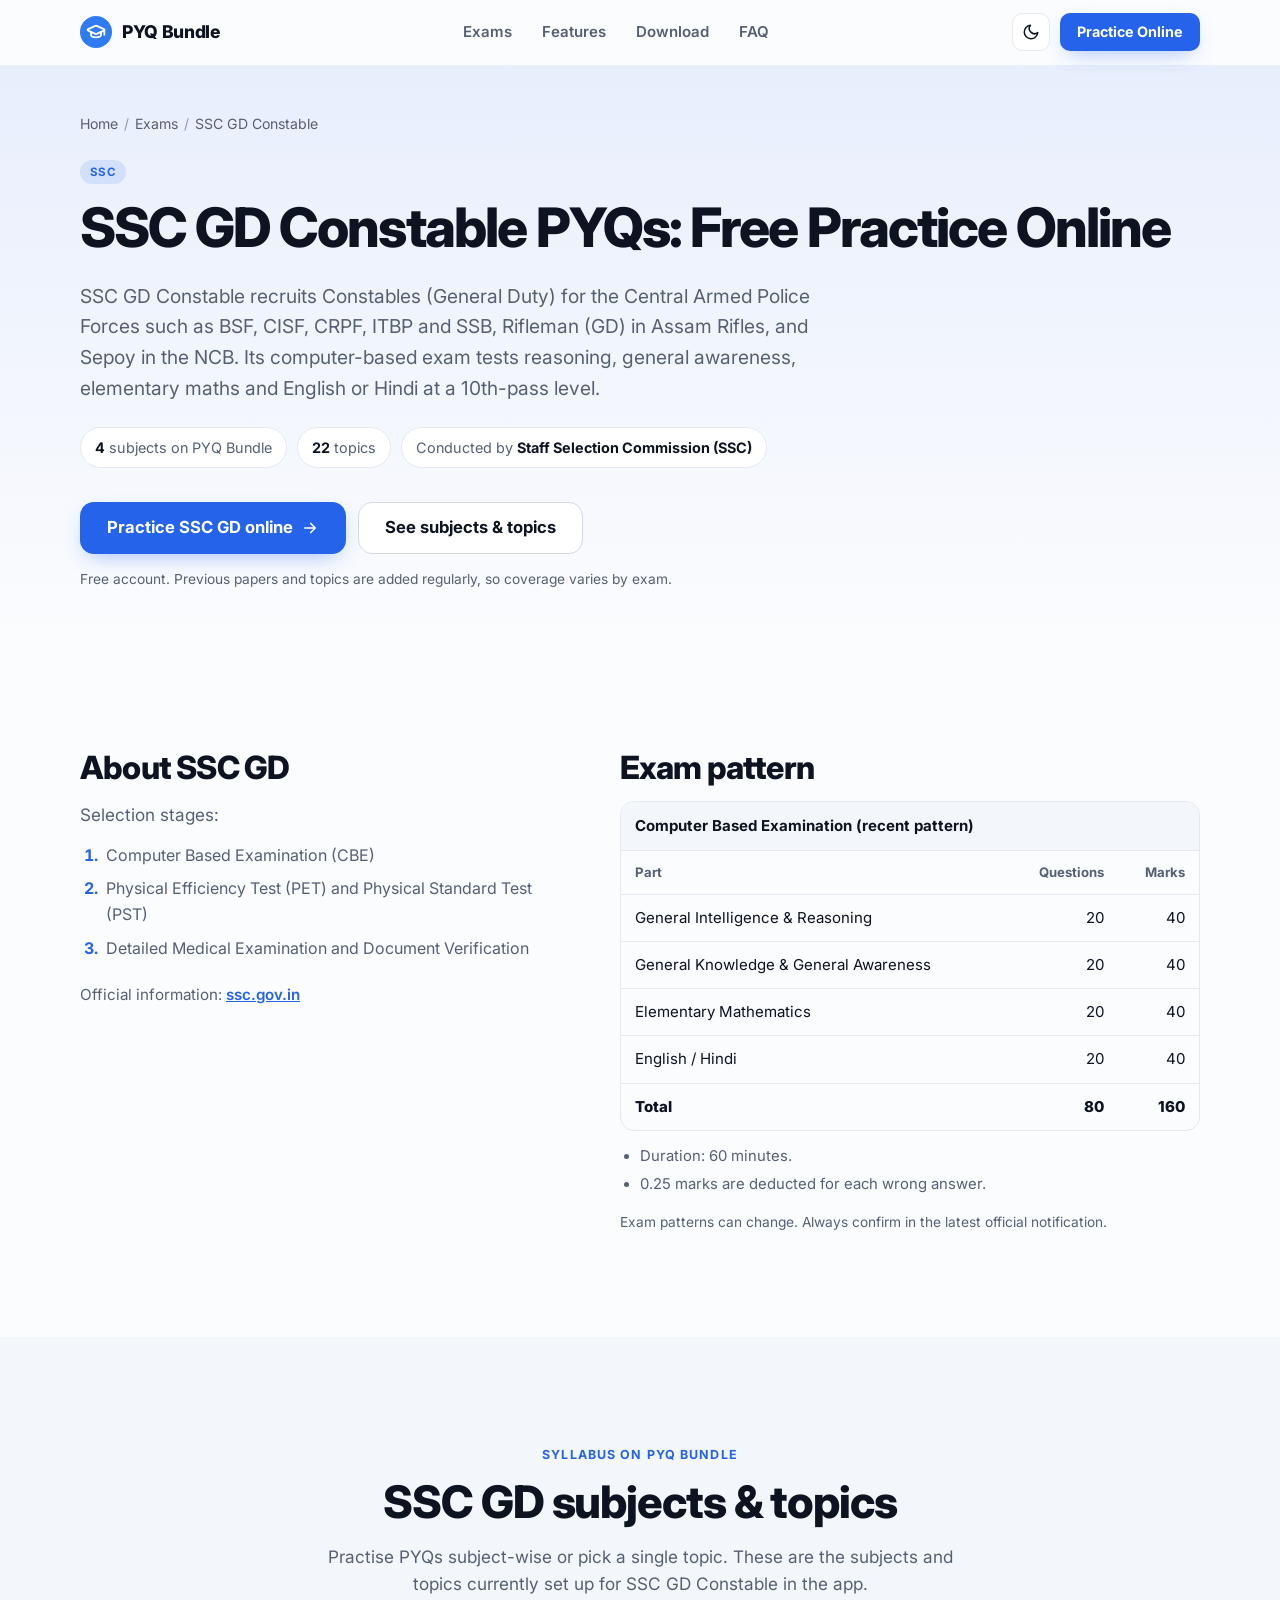
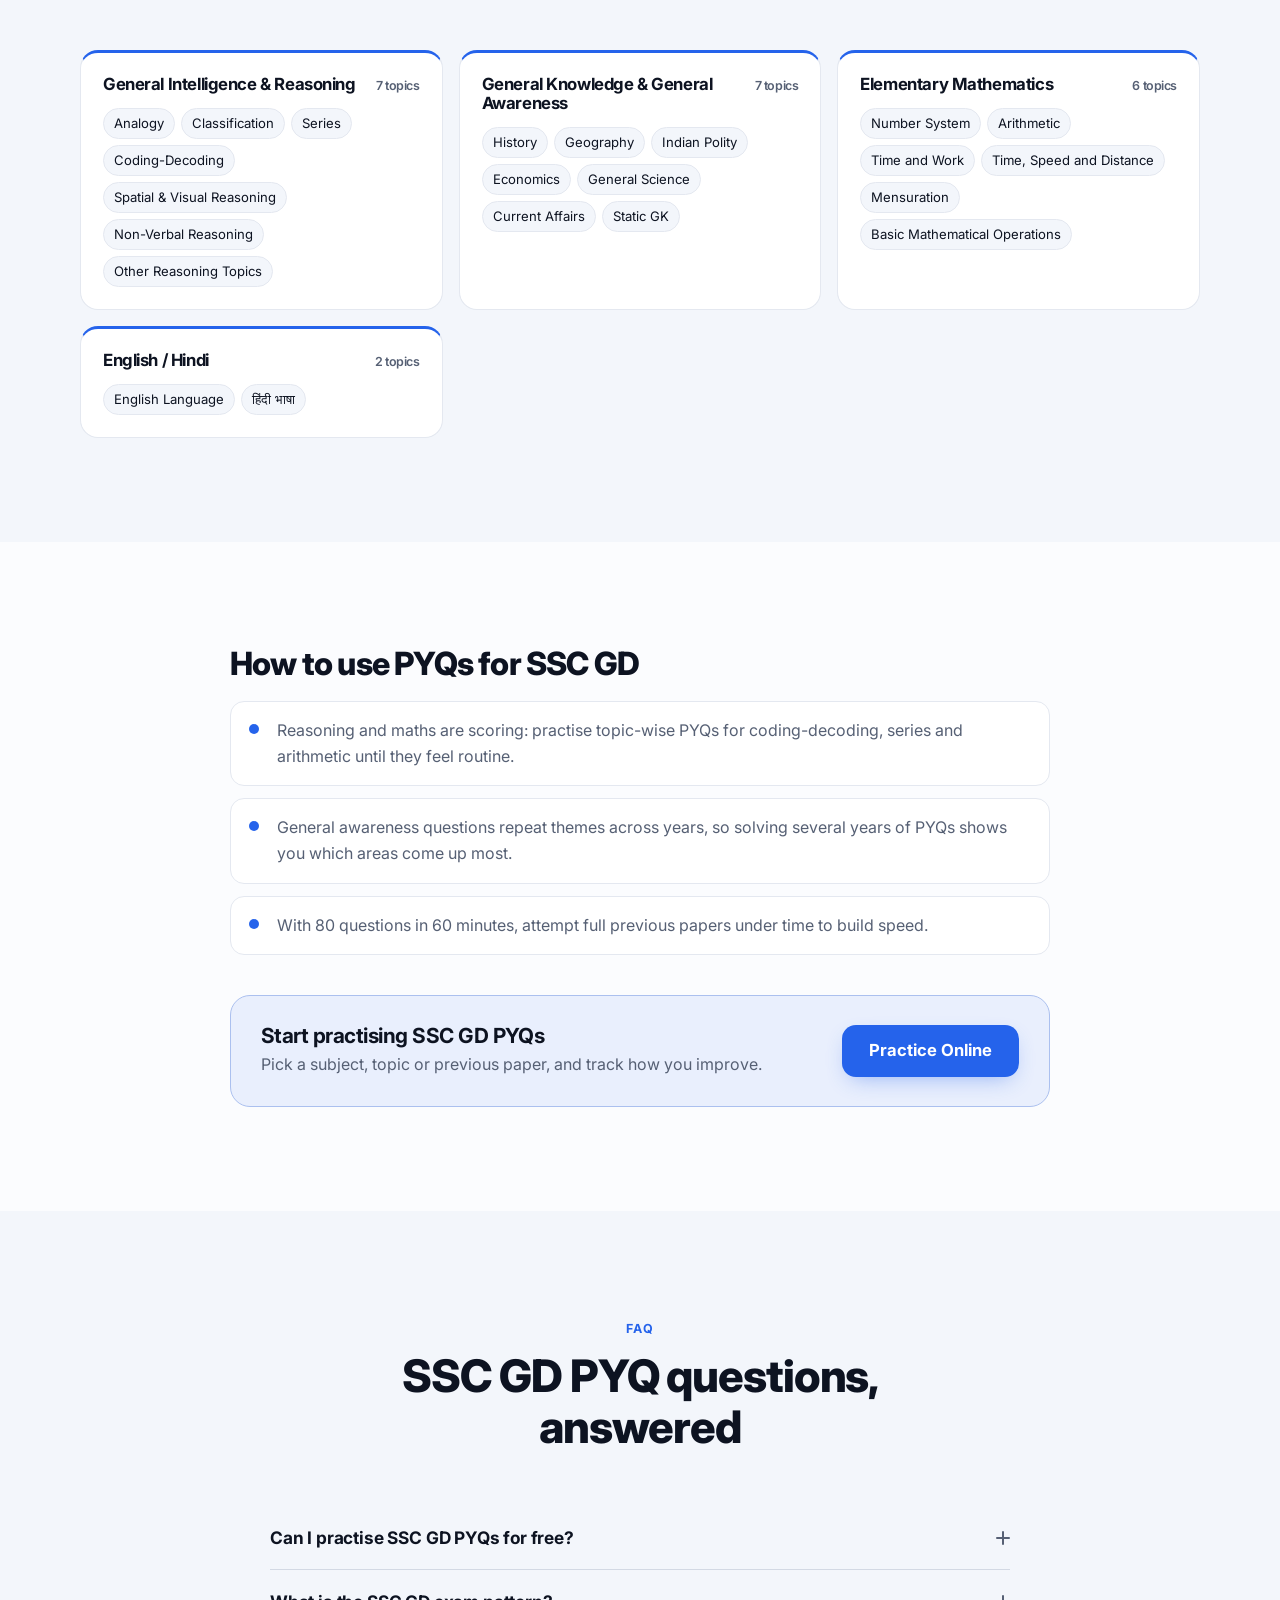
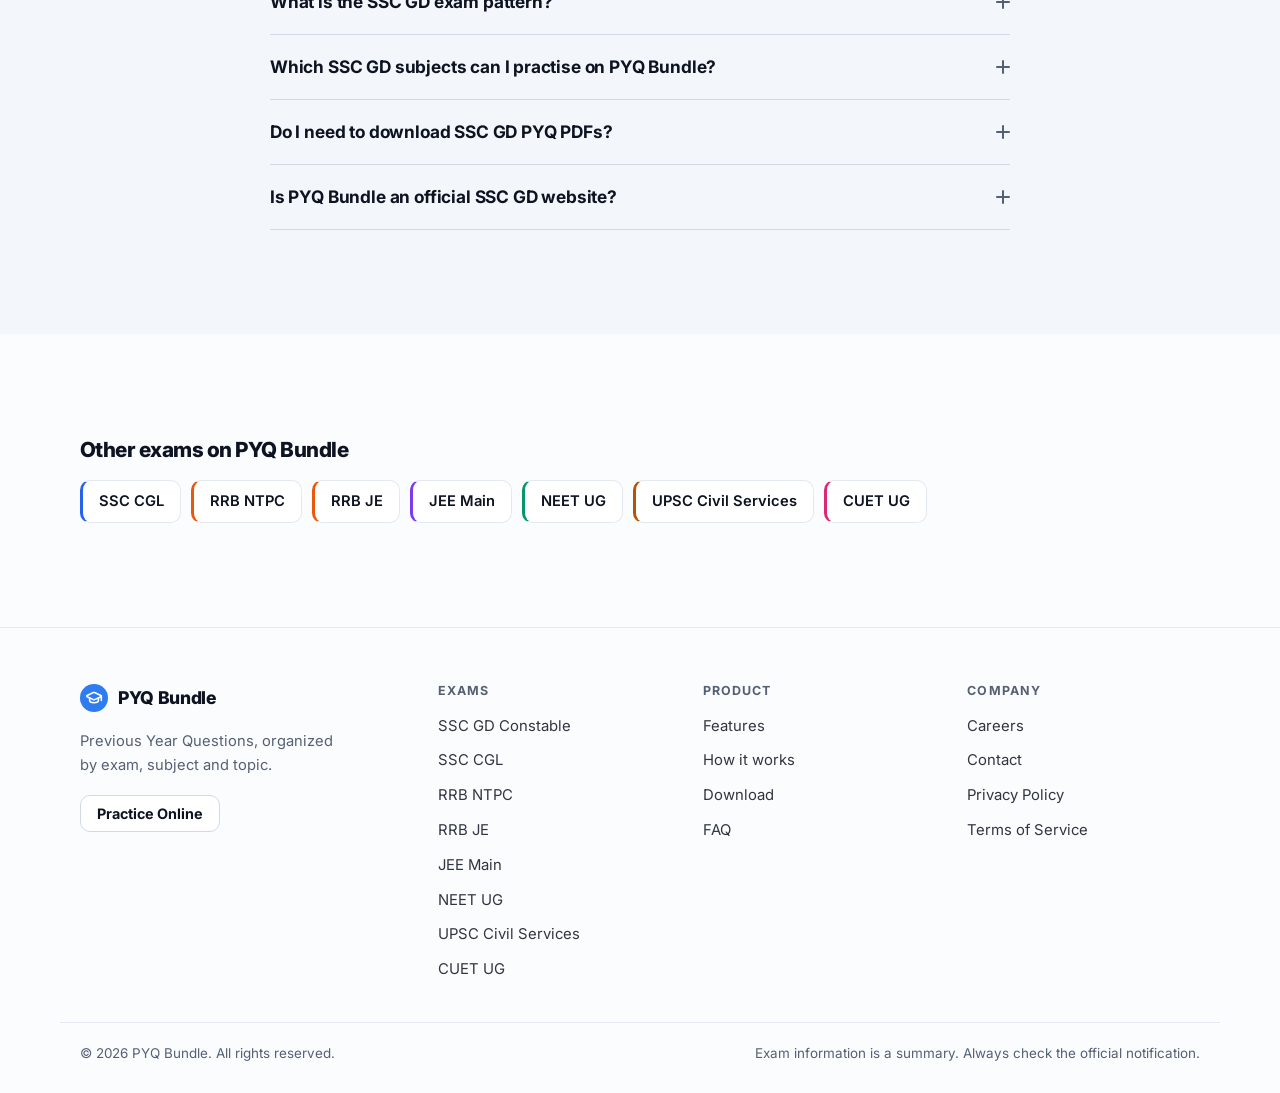
<file: exams/ssc-gd-constable/index.html>
<!doctype html>
<html lang="en">
<head>
  <meta charset="utf-8">
  <meta name="viewport" content="width=device-width, initial-scale=1">
  <title>SSC GD PYQ Free – Previous Year Questions Practice | PYQ Bundle</title>
  <meta name="description" content="Practise SSC GD PYQs free online: previous year questions subject-wise and topic-wise, with performance analytics. Exam pattern, 4 subjects and 22 topics.">
  <link rel="canonical" href="https://pyqbundle.com/exams/ssc-gd-constable/">
  <meta name="robots" content="index, follow">
  <meta name="color-scheme" content="light dark">
  <meta name="theme-color" content="#ffffff" media="(prefers-color-scheme: light)">
  <meta name="theme-color" content="#0f1115" media="(prefers-color-scheme: dark)">
  <link rel="icon" href="../../favicon.svg" type="image/svg+xml">
  <meta property="og:type" content="website">
  <meta property="og:site_name" content="PYQ Bundle">
  <meta property="og:title" content="SSC GD PYQ Free – Previous Year Questions Practice | PYQ Bundle">
  <meta property="og:description" content="Practise SSC GD PYQs free online: previous year questions subject-wise and topic-wise, with performance analytics. Exam pattern, 4 subjects and 22 topics.">
  <meta property="og:url" content="https://pyqbundle.com/exams/ssc-gd-constable/">
  <meta property="og:image" content="https://pyqbundle.com/og-image.png">
  <meta property="og:image:width" content="1200">
  <meta property="og:image:height" content="630">
  <meta property="og:locale" content="en_IN">
  <meta name="twitter:card" content="summary_large_image">
  <script>
    (function () {
      var d = document.documentElement;
      d.classList.add('js');
      try { var t = localStorage.getItem('pyqb-theme'); if (t === 'light' || t === 'dark') d.setAttribute('data-theme', t); } catch (e) {}
    })();
  </script>
  <link rel="preconnect" href="https://fonts.googleapis.com">
  <link rel="preconnect" href="https://fonts.gstatic.com" crossorigin>
  <link rel="stylesheet" href="https://fonts.googleapis.com/css2?family=Inter:wght@400..800&display=swap">
  <link rel="stylesheet" href="../../css/styles.css?v=9">
  <script src="../../js/main.js?v=9" defer></script>
  <script type="application/ld+json">{"@context": "https://schema.org", "@graph": [{"@type": "BreadcrumbList", "itemListElement": [{"@type": "ListItem", "position": 1, "name": "Home", "item": "https://pyqbundle.com/"}, {"@type": "ListItem", "position": 2, "name": "Exams", "item": "https://pyqbundle.com/exams/"}, {"@type": "ListItem", "position": 3, "name": "SSC GD Constable", "item": "https://pyqbundle.com/exams/ssc-gd-constable/"}]}, {"@type": "WebPage", "name": "SSC GD Constable PYQs & Practice", "url": "https://pyqbundle.com/exams/ssc-gd-constable/", "description": "Practise SSC GD PYQs free online: previous year questions subject-wise and topic-wise, with performance analytics. Exam pattern, 4 subjects and 22 topics.", "about": {"@type": "Thing", "name": "SSC GD Constable"}, "isPartOf": {"@type": "WebSite", "name": "PYQ Bundle", "url": "https://pyqbundle.com/"}}, {"@type": "FAQPage", "mainEntity": [{"@type": "Question", "name": "Can I practise SSC GD PYQs for free?", "acceptedAnswer": {"@type": "Answer", "text": "Yes. Create a free PYQ Bundle account to practise SSC GD Constable previous year questions online, subject-wise, topic-wise or as full papers, and see your performance analytics. The free plan includes ads and one exam course at a time; Premium removes ads, lets you add more courses and syncs your notes."}}, {"@type": "Question", "name": "What is the SSC GD exam pattern?", "acceptedAnswer": {"@type": "Answer", "text": "Computer Based Examination (recent pattern): General Intelligence & Reasoning (Questions: 20, Marks: 40); General Knowledge & General Awareness (Questions: 20, Marks: 40); Elementary Mathematics (Questions: 20, Marks: 40); English / Hindi (Questions: 20, Marks: 40). Total: Questions 80, Marks 160. Duration: 60 minutes. 0.25 marks are deducted for each wrong answer. Exam patterns can change, so always confirm in the latest official notification."}}, {"@type": "Question", "name": "Which SSC GD subjects can I practise on PYQ Bundle?", "acceptedAnswer": {"@type": "Answer", "text": "PYQ Bundle currently has 4 SSC GD subjects with 22 topics: General Intelligence & Reasoning, General Knowledge & General Awareness, Elementary Mathematics and English / Hindi. Previous papers and topics are added regularly, so coverage varies."}}, {"@type": "Question", "name": "Do I need to download SSC GD PYQ PDFs?", "acceptedAnswer": {"@type": "Answer", "text": "No. You practise questions directly in your browser at app.pyqbundle.com, on phone, tablet or desktop, and your attempts and progress are saved to your account. An Android app is coming soon."}}, {"@type": "Question", "name": "Is PYQ Bundle an official SSC GD website?", "acceptedAnswer": {"@type": "Answer", "text": "No. PYQ Bundle is an independent practice platform and is not affiliated with the Staff Selection Commission (SSC). For official notifications, dates and answer keys, visit ssc.gov.in."}}]}]}</script>
</head>
<body>
  <a class="skip-link" href="#main">Skip to content</a>
  <header class="nav" id="nav">
    <div class="container nav-inner">
      <a href="../../" class="logo" aria-label="PYQ Bundle home">
        <img src="../../favicon.svg" alt="" width="32" height="32">
        <span>PYQ Bundle</span>
      </a>
      <nav aria-label="Primary">
        <ul class="nav-links">
          <li><a href="../../exams/">Exams</a></li>
          <li><a href="../../#features">Features</a></li>
          <li><a href="../../#download">Download</a></li>
          <li><a href="../../#faq">FAQ</a></li>
        </ul>
      </nav>
      <div class="nav-actions">
        <button class="theme-toggle" type="button" aria-label="Toggle dark mode">
          <svg class="i-moon" viewBox="0 0 24 24" width="18" height="18" aria-hidden="true"><path d="M21 12.8A9 9 0 1 1 11.2 3a7 7 0 0 0 9.8 9.8z"/></svg>
          <svg class="i-sun" viewBox="0 0 24 24" width="18" height="18" aria-hidden="true"><circle cx="12" cy="12" r="4"/><path d="M12 2v2M12 20v2M4.9 4.9l1.4 1.4M17.7 17.7l1.4 1.4M2 12h2M20 12h2M4.9 19.1l1.4-1.4M17.7 6.3l1.4-1.4"/></svg>
        </button>
        <a class="btn btn-primary btn-sm" href="https://app.pyqbundle.com" data-link="web_app" data-cta="nav_practice_online">Practice Online</a>
      </div>
    </div>
  </header>

  <main id="main" class="exam-page" style="--accent:#2563eb">
    <section class="exam-hero">
      <div class="container">
        <nav class="breadcrumb" aria-label="Breadcrumb">
          <ol><li><a href="../../">Home</a></li><li><a href="../../exams/">Exams</a></li><li aria-current="page">SSC GD Constable</li></ol>
        </nav>
        <p class="exam-group">SSC</p>
        <h1>SSC GD Constable PYQs: Free Practice Online</h1>
        <p class="lead">SSC GD Constable recruits Constables (General Duty) for the Central Armed Police Forces such as BSF, CISF, CRPF, ITBP and SSB, Rifleman (GD) in Assam Rifles, and Sepoy in the NCB. Its computer-based exam tests reasoning, general awareness, elementary maths and English or Hindi at a 10th-pass level.</p>
        <ul class="exam-facts">
          <li><strong>4</strong> subjects on PYQ Bundle</li>
          <li><strong>22</strong> topics</li>
          <li>Conducted by <strong>Staff Selection Commission (SSC)</strong></li>
        </ul>
        <div class="cta-row cta-left">
          <a class="btn btn-primary btn-lg" href="https://app.pyqbundle.com" data-link="web_app" data-cta="exam_ssc-gd-constable_practice">Practice SSC GD online
            <svg viewBox="0 0 24 24" width="18" height="18" aria-hidden="true"><path d="M5 12h14M13 6l6 6-6 6"/></svg></a>
          <a class="btn btn-ghost btn-lg" href="#syllabus">See subjects &amp; topics</a>
        </div>
        <p class="fine-note">Free account. Previous papers and topics are added regularly, so coverage varies by exam.</p>
      </div>
    </section>

    <section class="section exam-section">
      <div class="container exam-grid">
        <div>
          <h2>About SSC GD</h2>
          <p class="section-sub">Selection stages:</p>
          <ol class="stage-list"><li>Computer Based Examination (CBE)</li><li>Physical Efficiency Test (PET) and Physical Standard Test (PST)</li><li>Detailed Medical Examination and Document Verification</li></ol>
          <p class="official">Official information: <a href="https://ssc.gov.in" rel="noopener" target="_blank">ssc.gov.in</a></p>
        </div>
        <div>
          <h2>Exam pattern</h2>
          <div class="table-wrap">
            <table class="pattern-table">
              <caption>Computer Based Examination (recent pattern)</caption>
              <thead><tr><th scope="col">Part</th><th scope="col">Questions</th><th scope="col">Marks</th></tr></thead>
              <tbody><tr><td>General Intelligence &amp; Reasoning</td><td>20</td><td>40</td></tr><tr><td>General Knowledge &amp; General Awareness</td><td>20</td><td>40</td></tr><tr><td>Elementary Mathematics</td><td>20</td><td>40</td></tr><tr><td>English / Hindi</td><td>20</td><td>40</td></tr></tbody><tfoot><tr><td>Total</td><td>80</td><td>160</td></tr></tfoot>
            </table>
          </div>
          <ul class="pattern-notes"><li>Duration: 60 minutes.</li><li>0.25 marks are deducted for each wrong answer.</li></ul>
          <p class="fine-note">Exam patterns can change. Always confirm in the latest official notification.</p>
        </div>
      </div>
    </section>

    <section class="section section-alt" id="syllabus">
      <div class="container">
        <div class="section-head">
          <p class="eyebrow">Syllabus on PYQ Bundle</p>
          <h2>SSC GD subjects &amp; topics</h2>
          <p class="section-sub">Practise PYQs subject-wise or pick a single topic. These are the subjects and topics currently set up for SSC GD Constable in the app.</p>
        </div>
        <div class="subject-grid">
          <article class="subject-card">
            <h3>General Intelligence &amp; Reasoning <span class="count">7 topics</span></h3>
            <ul class="chips"><li>Analogy</li><li>Classification</li><li>Series</li><li>Coding-Decoding</li><li>Spatial &amp; Visual Reasoning</li><li>Non-Verbal Reasoning</li><li>Other Reasoning Topics</li></ul>
          </article>
          <article class="subject-card">
            <h3>General Knowledge &amp; General Awareness <span class="count">7 topics</span></h3>
            <ul class="chips"><li>History</li><li>Geography</li><li>Indian Polity</li><li>Economics</li><li>General Science</li><li>Current Affairs</li><li>Static GK</li></ul>
          </article>
          <article class="subject-card">
            <h3>Elementary Mathematics <span class="count">6 topics</span></h3>
            <ul class="chips"><li>Number System</li><li>Arithmetic</li><li>Time and Work</li><li>Time, Speed and Distance</li><li>Mensuration</li><li>Basic Mathematical Operations</li></ul>
          </article>
          <article class="subject-card">
            <h3>English / Hindi <span class="count">2 topics</span></h3>
            <ul class="chips"><li>English Language</li><li>हिंदी भाषा</li></ul>
          </article>
        </div>
      </div>
    </section>

    <section class="section">
      <div class="container narrow">
        <h2>How to use PYQs for SSC GD</h2>
        <ul class="tip-list"><li>Reasoning and maths are scoring: practise topic-wise PYQs for coding-decoding, series and arithmetic until they feel routine.</li><li>General awareness questions repeat themes across years, so solving several years of PYQs shows you which areas come up most.</li><li>With 80 questions in 60 minutes, attempt full previous papers under time to build speed.</li></ul>
        <div class="exam-cta-band">
          <div>
            <h3>Start practising SSC GD PYQs</h3>
            <p>Pick a subject, topic or previous paper, and track how you improve.</p>
          </div>
          <a class="btn btn-primary btn-lg" href="https://app.pyqbundle.com" data-link="web_app" data-cta="exam_ssc-gd-constable_practice_bottom">Practice Online</a>
        </div>
      </div>
    </section>

    <section class="section section-alt" id="faq">
      <div class="container faq-wrap">
        <div class="section-head">
          <p class="eyebrow">FAQ</p>
          <h2>SSC GD PYQ questions, answered</h2>
        </div>
        <div class="faq">
          <details>
            <summary><h3>Can I practise SSC GD PYQs for free?</h3><span class="plus" aria-hidden="true"></span></summary>
            <p>Yes. Create a free PYQ Bundle account to practise SSC GD Constable previous year questions online, subject-wise, topic-wise or as full papers, and see your performance analytics. The free plan includes ads and one exam course at a time; Premium removes ads, lets you add more courses and syncs your notes.</p>
          </details>
          <details>
            <summary><h3>What is the SSC GD exam pattern?</h3><span class="plus" aria-hidden="true"></span></summary>
            <p>Computer Based Examination (recent pattern): General Intelligence &amp; Reasoning (Questions: 20, Marks: 40); General Knowledge &amp; General Awareness (Questions: 20, Marks: 40); Elementary Mathematics (Questions: 20, Marks: 40); English / Hindi (Questions: 20, Marks: 40). Total: Questions 80, Marks 160. Duration: 60 minutes. 0.25 marks are deducted for each wrong answer. Exam patterns can change, so always confirm in the latest official notification.</p>
          </details>
          <details>
            <summary><h3>Which SSC GD subjects can I practise on PYQ Bundle?</h3><span class="plus" aria-hidden="true"></span></summary>
            <p>PYQ Bundle currently has 4 SSC GD subjects with 22 topics: General Intelligence &amp; Reasoning, General Knowledge &amp; General Awareness, Elementary Mathematics and English / Hindi. Previous papers and topics are added regularly, so coverage varies.</p>
          </details>
          <details>
            <summary><h3>Do I need to download SSC GD PYQ PDFs?</h3><span class="plus" aria-hidden="true"></span></summary>
            <p>No. You practise questions directly in your browser at app.pyqbundle.com, on phone, tablet or desktop, and your attempts and progress are saved to your account. An Android app is coming soon.</p>
          </details>
          <details>
            <summary><h3>Is PYQ Bundle an official SSC GD website?</h3><span class="plus" aria-hidden="true"></span></summary>
            <p>No. PYQ Bundle is an independent practice platform and is not affiliated with the Staff Selection Commission (SSC). For official notifications, dates and answer keys, visit ssc.gov.in.</p>
          </details>
        </div>
      </div>
    </section>

    <section class="section">
      <div class="container">
        <h2 class="other-title">Other exams on PYQ Bundle</h2>
        <ul class="other-exams"><li><a href="../../exams/ssc-cgl/" style="--accent:#2563eb">SSC CGL</a></li><li><a href="../../exams/rrb-ntpc/" style="--accent:#ea580c">RRB NTPC</a></li><li><a href="../../exams/rrb-je/" style="--accent:#ea580c">RRB JE</a></li><li><a href="../../exams/jee-mains/" style="--accent:#7c3aed">JEE Main</a></li><li><a href="../../exams/neet-ug/" style="--accent:#059669">NEET UG</a></li><li><a href="../../exams/upsc-civil-services/" style="--accent:#b45309">UPSC Civil Services</a></li><li><a href="../../exams/cuet-ug/" style="--accent:#db2777">CUET UG</a></li></ul>
      </div>
    </section>
  </main>

  <!-- FOOTER:START (generated by tools/build_pages.py) -->
  <footer class="footer">
    <div class="container footer-grid">
      <div class="footer-brand">
        <a href="../../" class="logo"><img src="../../favicon.svg" alt="" width="28" height="28"><span>PYQ Bundle</span></a>
        <p class="footer-tag">Previous Year Questions, organized by exam, subject and topic.</p>
        <a class="btn btn-ghost btn-sm" href="https://app.pyqbundle.com" data-link="web_app" data-cta="footer_practice_online">Practice Online</a>
      </div>
      <nav aria-label="Exams">
        <h2 class="footer-h">Exams</h2>
        <ul class="footer-list">
            <li><a href="../../exams/ssc-gd-constable/">SSC GD Constable</a></li>
            <li><a href="../../exams/ssc-cgl/">SSC CGL</a></li>
            <li><a href="../../exams/rrb-ntpc/">RRB NTPC</a></li>
            <li><a href="../../exams/rrb-je/">RRB JE</a></li>
            <li><a href="../../exams/jee-mains/">JEE Main</a></li>
            <li><a href="../../exams/neet-ug/">NEET UG</a></li>
            <li><a href="../../exams/upsc-civil-services/">UPSC Civil Services</a></li>
            <li><a href="../../exams/cuet-ug/">CUET UG</a></li>
        </ul>
      </nav>
      <nav aria-label="Product">
        <h2 class="footer-h">Product</h2>
        <ul class="footer-list">
          <li><a href="../../#features">Features</a></li>
          <li><a href="../../#how">How it works</a></li>
          <li><a href="../../#download">Download</a></li>
          <li><a href="../../#faq">FAQ</a></li>
        </ul>
      </nav>
      <nav aria-label="Company">
        <h2 class="footer-h">Company</h2>
        <ul class="footer-list">
          <li><a href="../../careers.html">Careers</a></li>
          <li><a href="../../contact.html">Contact</a></li>
          <li><a href="../../privacy.html">Privacy Policy</a></li>
          <li><a href="../../terms.html">Terms of Service</a></li>
        </ul>
      </nav>
    </div>
    <div class="container footer-bottom">
      <p>© <span id="year">2026</span> PYQ Bundle. All rights reserved.</p>
      <p>Exam information is a summary. Always check the official notification.</p>
    </div>
  </footer>
  <!-- FOOTER:END -->
</body>
</html>
</file>
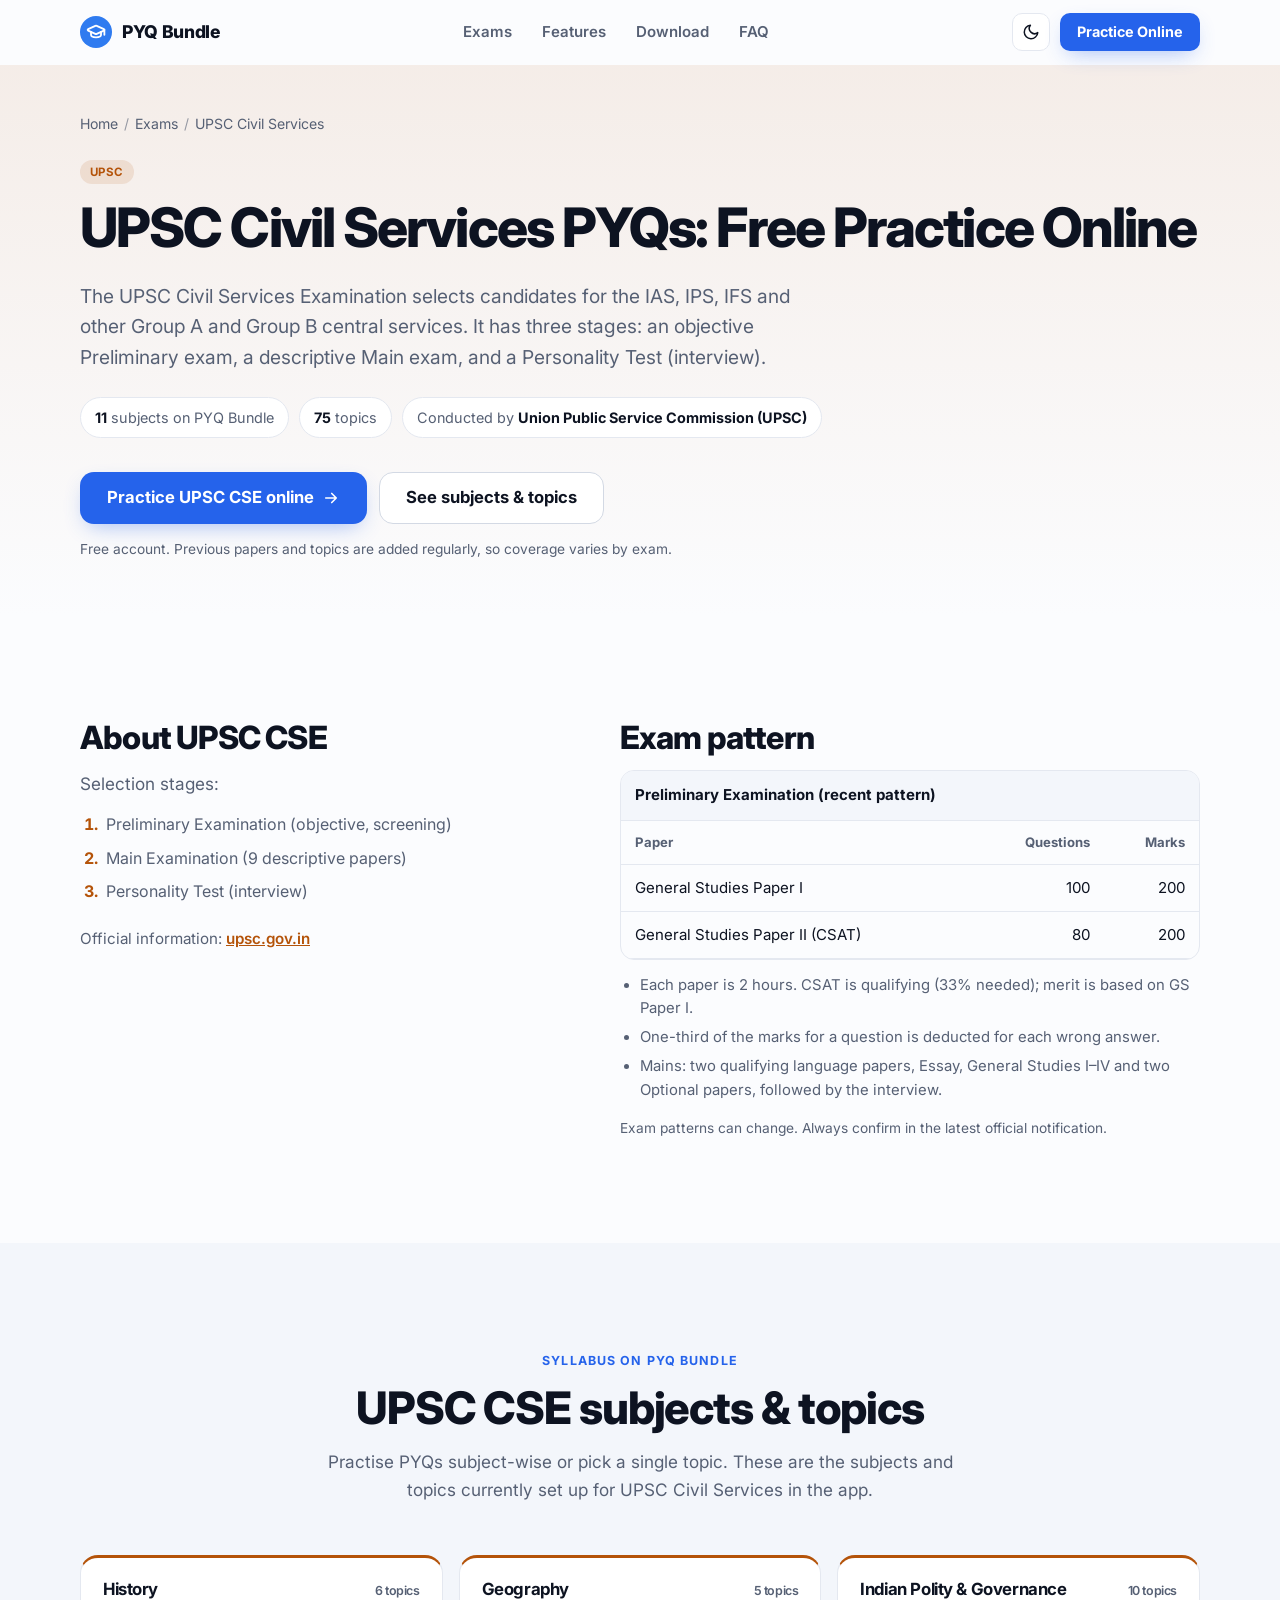
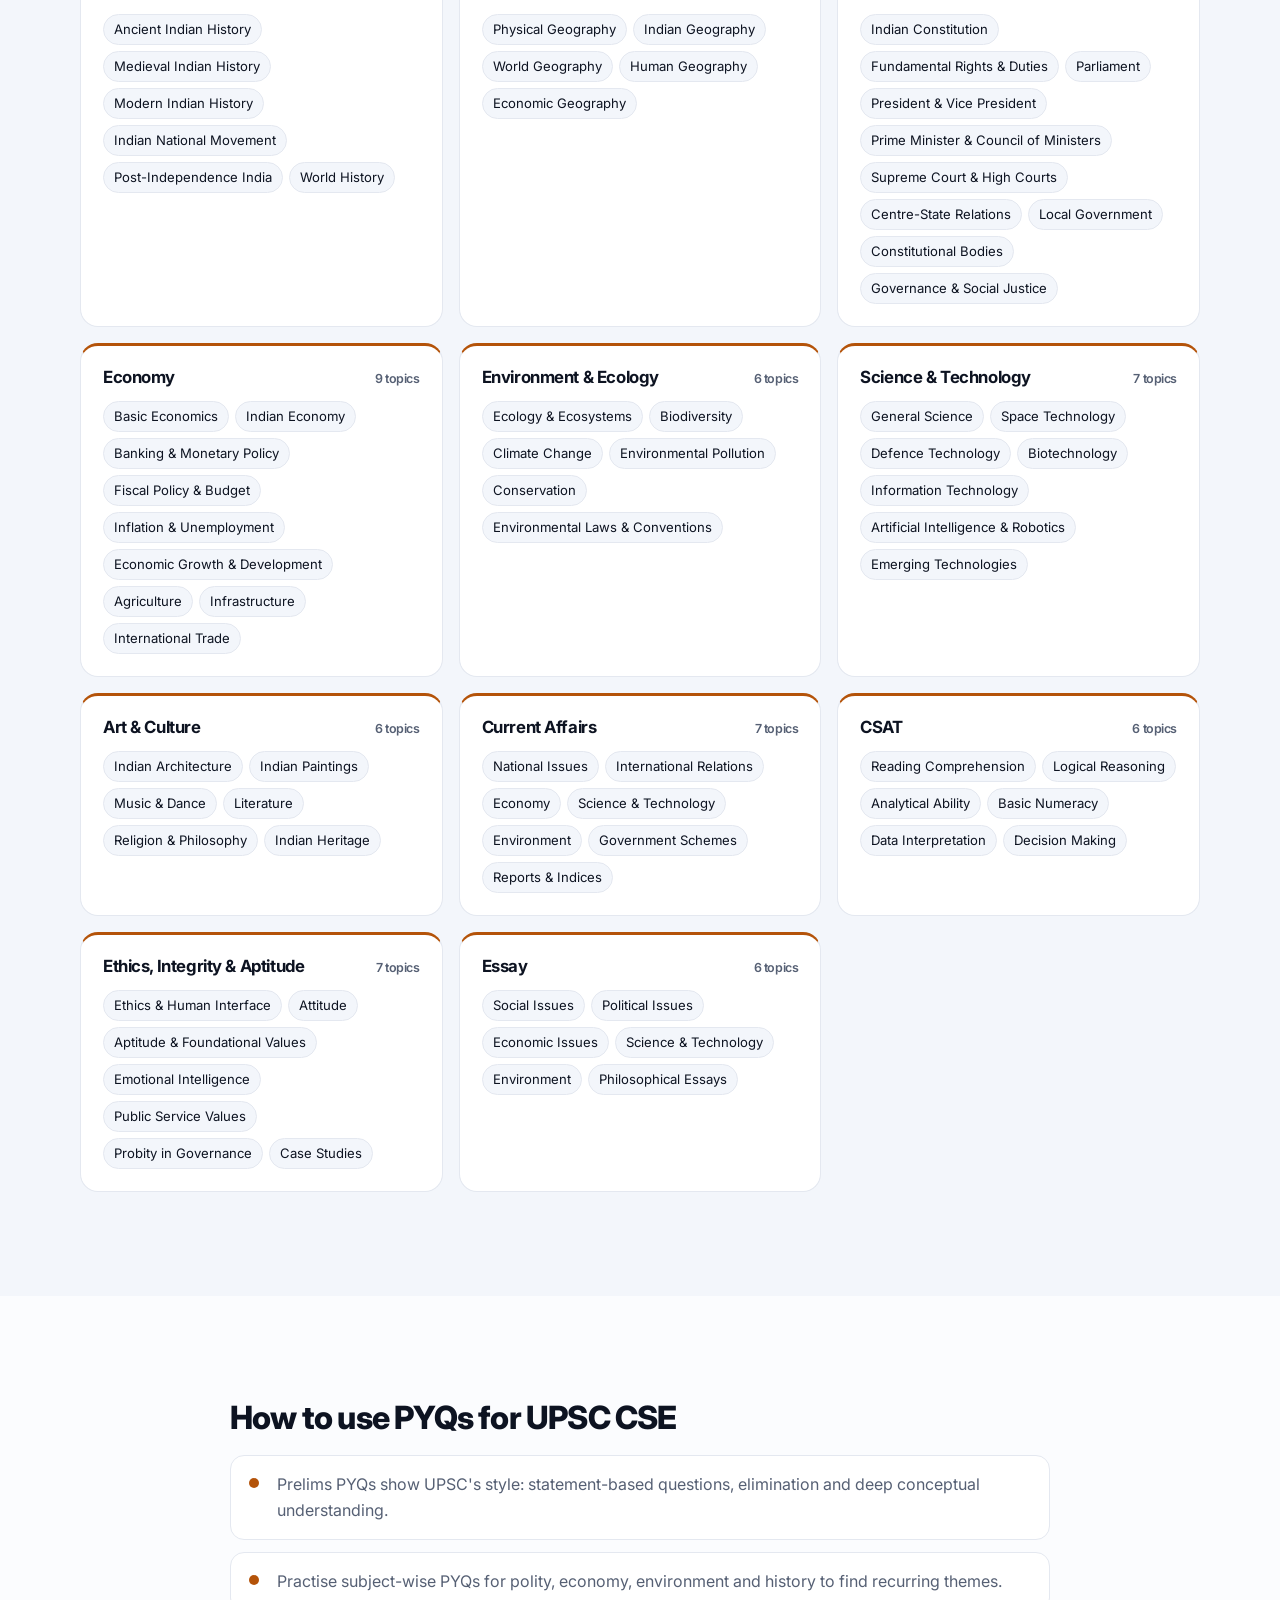
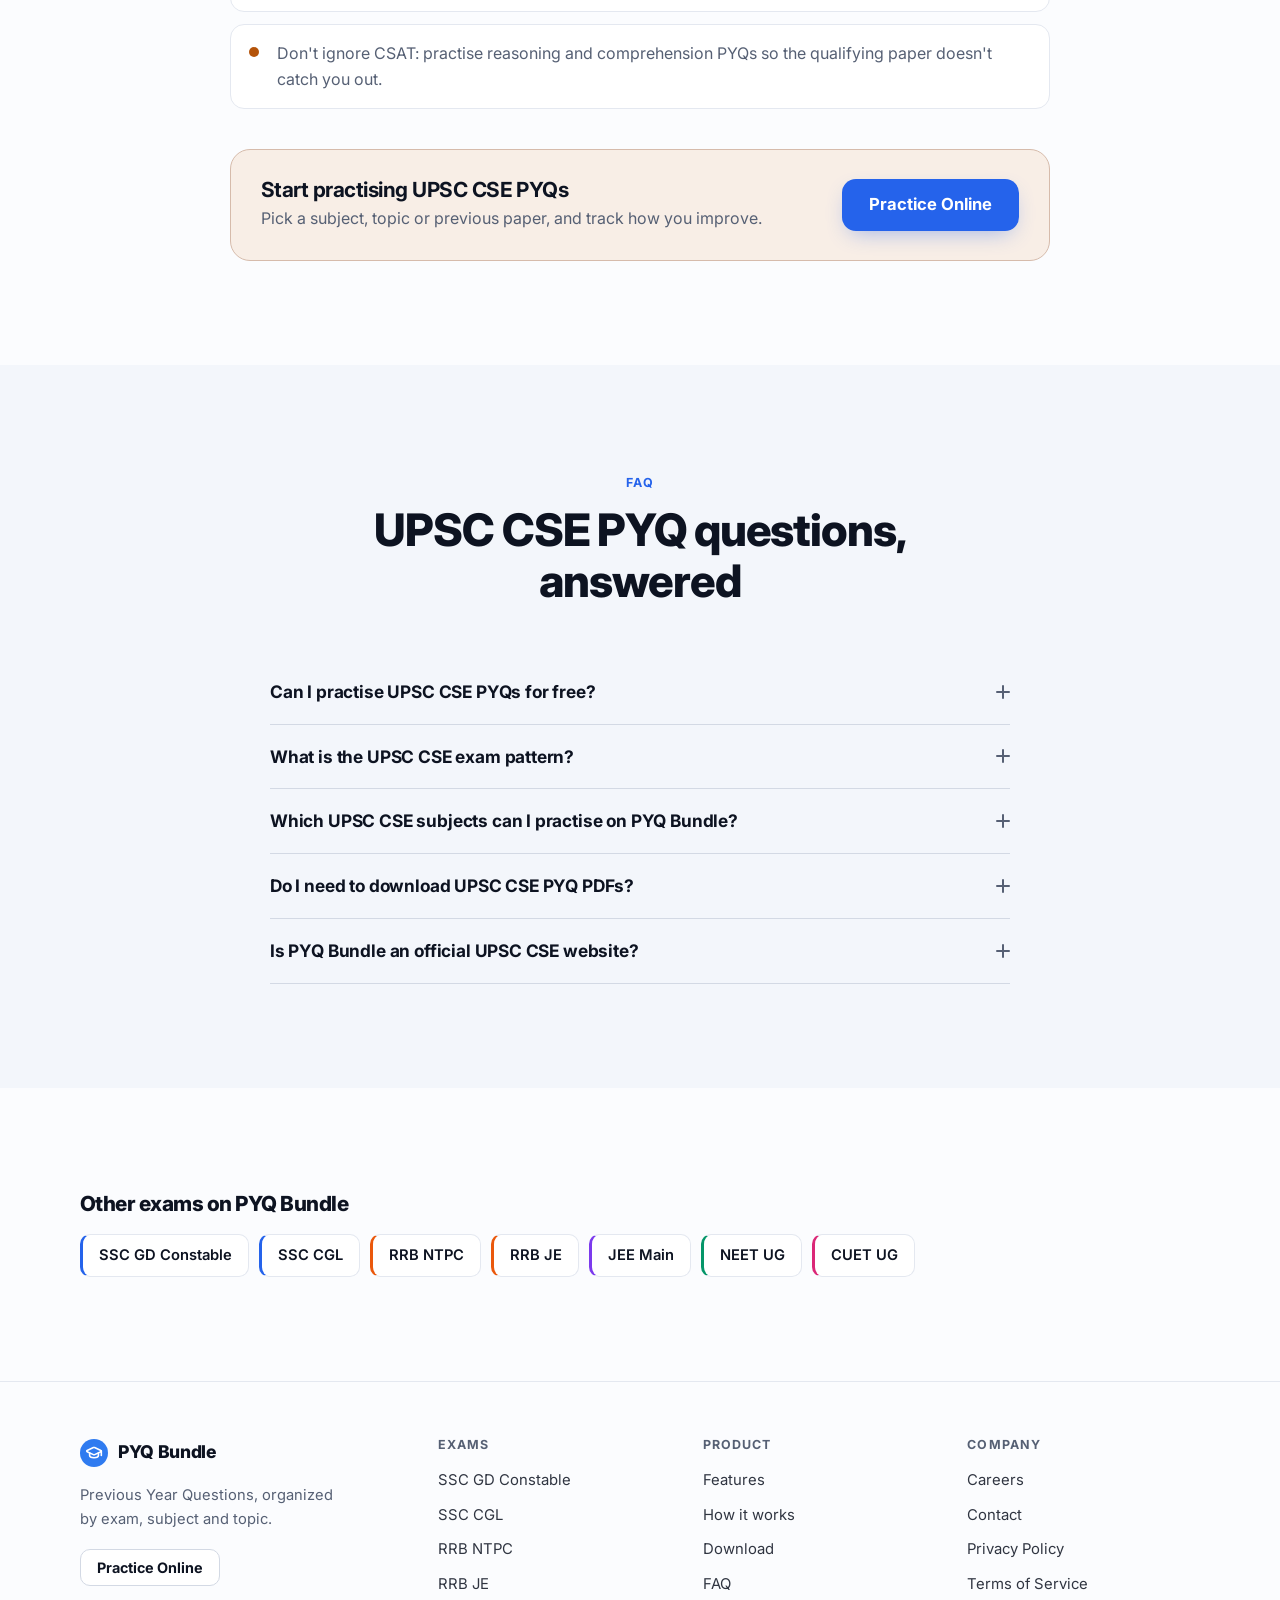
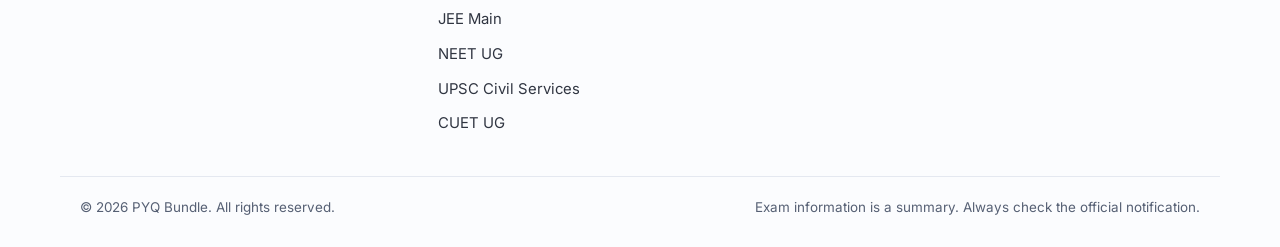
<file: exams/upsc-civil-services/index.html>
<!doctype html>
<html lang="en">
<head>
  <meta charset="utf-8">
  <meta name="viewport" content="width=device-width, initial-scale=1">
  <title>UPSC CSE PYQ Free – Previous Year Questions Practice | PYQ Bundle</title>
  <meta name="description" content="Practise UPSC CSE PYQs free online: previous year questions subject-wise and topic-wise, with performance analytics. Exam pattern, 11 subjects and 75 topics.">
  <link rel="canonical" href="https://pyqbundle.com/exams/upsc-civil-services/">
  <meta name="robots" content="index, follow">
  <meta name="color-scheme" content="light dark">
  <meta name="theme-color" content="#ffffff" media="(prefers-color-scheme: light)">
  <meta name="theme-color" content="#0f1115" media="(prefers-color-scheme: dark)">
  <link rel="icon" href="../../favicon.svg" type="image/svg+xml">
  <meta property="og:type" content="website">
  <meta property="og:site_name" content="PYQ Bundle">
  <meta property="og:title" content="UPSC CSE PYQ Free – Previous Year Questions Practice | PYQ Bundle">
  <meta property="og:description" content="Practise UPSC CSE PYQs free online: previous year questions subject-wise and topic-wise, with performance analytics. Exam pattern, 11 subjects and 75 topics.">
  <meta property="og:url" content="https://pyqbundle.com/exams/upsc-civil-services/">
  <meta property="og:image" content="https://pyqbundle.com/og-image.png">
  <meta property="og:image:width" content="1200">
  <meta property="og:image:height" content="630">
  <meta property="og:locale" content="en_IN">
  <meta name="twitter:card" content="summary_large_image">
  <script>
    (function () {
      var d = document.documentElement;
      d.classList.add('js');
      try { var t = localStorage.getItem('pyqb-theme'); if (t === 'light' || t === 'dark') d.setAttribute('data-theme', t); } catch (e) {}
    })();
  </script>
  <link rel="preconnect" href="https://fonts.googleapis.com">
  <link rel="preconnect" href="https://fonts.gstatic.com" crossorigin>
  <link rel="stylesheet" href="https://fonts.googleapis.com/css2?family=Inter:wght@400..800&display=swap">
  <link rel="stylesheet" href="../../css/styles.css?v=9">
  <script src="../../js/main.js?v=9" defer></script>
  <script type="application/ld+json">{"@context": "https://schema.org", "@graph": [{"@type": "BreadcrumbList", "itemListElement": [{"@type": "ListItem", "position": 1, "name": "Home", "item": "https://pyqbundle.com/"}, {"@type": "ListItem", "position": 2, "name": "Exams", "item": "https://pyqbundle.com/exams/"}, {"@type": "ListItem", "position": 3, "name": "UPSC Civil Services", "item": "https://pyqbundle.com/exams/upsc-civil-services/"}]}, {"@type": "WebPage", "name": "UPSC Civil Services PYQs & Practice", "url": "https://pyqbundle.com/exams/upsc-civil-services/", "description": "Practise UPSC CSE PYQs free online: previous year questions subject-wise and topic-wise, with performance analytics. Exam pattern, 11 subjects and 75 topics.", "about": {"@type": "Thing", "name": "UPSC Civil Services"}, "isPartOf": {"@type": "WebSite", "name": "PYQ Bundle", "url": "https://pyqbundle.com/"}}, {"@type": "FAQPage", "mainEntity": [{"@type": "Question", "name": "Can I practise UPSC CSE PYQs for free?", "acceptedAnswer": {"@type": "Answer", "text": "Yes. Create a free PYQ Bundle account to practise UPSC Civil Services previous year questions online, subject-wise, topic-wise or as full papers, and see your performance analytics. The free plan includes ads and one exam course at a time; Premium removes ads, lets you add more courses and syncs your notes."}}, {"@type": "Question", "name": "What is the UPSC CSE exam pattern?", "acceptedAnswer": {"@type": "Answer", "text": "Preliminary Examination (recent pattern): General Studies Paper I (Questions: 100, Marks: 200); General Studies Paper II (CSAT) (Questions: 80, Marks: 200). Each paper is 2 hours. CSAT is qualifying (33% needed); merit is based on GS Paper I. One-third of the marks for a question is deducted for each wrong answer. Mains: two qualifying language papers, Essay, General Studies I–IV and two Optional papers, followed by the interview. Exam patterns can change, so always confirm in the latest official notification."}}, {"@type": "Question", "name": "Which UPSC CSE subjects can I practise on PYQ Bundle?", "acceptedAnswer": {"@type": "Answer", "text": "PYQ Bundle currently has 11 UPSC CSE subjects with 75 topics: History, Geography, Indian Polity & Governance, Economy, Environment & Ecology, Science & Technology, Art & Culture, Current Affairs, CSAT, Ethics, Integrity & Aptitude and Essay. Previous papers and topics are added regularly, so coverage varies."}}, {"@type": "Question", "name": "Do I need to download UPSC CSE PYQ PDFs?", "acceptedAnswer": {"@type": "Answer", "text": "No. You practise questions directly in your browser at app.pyqbundle.com, on phone, tablet or desktop, and your attempts and progress are saved to your account. An Android app is coming soon."}}, {"@type": "Question", "name": "Is PYQ Bundle an official UPSC CSE website?", "acceptedAnswer": {"@type": "Answer", "text": "No. PYQ Bundle is an independent practice platform and is not affiliated with the Union Public Service Commission (UPSC). For official notifications, dates and answer keys, visit upsc.gov.in."}}]}]}</script>
</head>
<body>
  <a class="skip-link" href="#main">Skip to content</a>
  <header class="nav" id="nav">
    <div class="container nav-inner">
      <a href="../../" class="logo" aria-label="PYQ Bundle home">
        <img src="../../favicon.svg" alt="" width="32" height="32">
        <span>PYQ Bundle</span>
      </a>
      <nav aria-label="Primary">
        <ul class="nav-links">
          <li><a href="../../exams/">Exams</a></li>
          <li><a href="../../#features">Features</a></li>
          <li><a href="../../#download">Download</a></li>
          <li><a href="../../#faq">FAQ</a></li>
        </ul>
      </nav>
      <div class="nav-actions">
        <button class="theme-toggle" type="button" aria-label="Toggle dark mode">
          <svg class="i-moon" viewBox="0 0 24 24" width="18" height="18" aria-hidden="true"><path d="M21 12.8A9 9 0 1 1 11.2 3a7 7 0 0 0 9.8 9.8z"/></svg>
          <svg class="i-sun" viewBox="0 0 24 24" width="18" height="18" aria-hidden="true"><circle cx="12" cy="12" r="4"/><path d="M12 2v2M12 20v2M4.9 4.9l1.4 1.4M17.7 17.7l1.4 1.4M2 12h2M20 12h2M4.9 19.1l1.4-1.4M17.7 6.3l1.4-1.4"/></svg>
        </button>
        <a class="btn btn-primary btn-sm" href="https://app.pyqbundle.com" data-link="web_app" data-cta="nav_practice_online">Practice Online</a>
      </div>
    </div>
  </header>

  <main id="main" class="exam-page" style="--accent:#b45309">
    <section class="exam-hero">
      <div class="container">
        <nav class="breadcrumb" aria-label="Breadcrumb">
          <ol><li><a href="../../">Home</a></li><li><a href="../../exams/">Exams</a></li><li aria-current="page">UPSC Civil Services</li></ol>
        </nav>
        <p class="exam-group">UPSC</p>
        <h1>UPSC Civil Services PYQs: Free Practice Online</h1>
        <p class="lead">The UPSC Civil Services Examination selects candidates for the IAS, IPS, IFS and other Group A and Group B central services. It has three stages: an objective Preliminary exam, a descriptive Main exam, and a Personality Test (interview).</p>
        <ul class="exam-facts">
          <li><strong>11</strong> subjects on PYQ Bundle</li>
          <li><strong>75</strong> topics</li>
          <li>Conducted by <strong>Union Public Service Commission (UPSC)</strong></li>
        </ul>
        <div class="cta-row cta-left">
          <a class="btn btn-primary btn-lg" href="https://app.pyqbundle.com" data-link="web_app" data-cta="exam_upsc-civil-services_practice">Practice UPSC CSE online
            <svg viewBox="0 0 24 24" width="18" height="18" aria-hidden="true"><path d="M5 12h14M13 6l6 6-6 6"/></svg></a>
          <a class="btn btn-ghost btn-lg" href="#syllabus">See subjects &amp; topics</a>
        </div>
        <p class="fine-note">Free account. Previous papers and topics are added regularly, so coverage varies by exam.</p>
      </div>
    </section>

    <section class="section exam-section">
      <div class="container exam-grid">
        <div>
          <h2>About UPSC CSE</h2>
          <p class="section-sub">Selection stages:</p>
          <ol class="stage-list"><li>Preliminary Examination (objective, screening)</li><li>Main Examination (9 descriptive papers)</li><li>Personality Test (interview)</li></ol>
          <p class="official">Official information: <a href="https://upsc.gov.in" rel="noopener" target="_blank">upsc.gov.in</a></p>
        </div>
        <div>
          <h2>Exam pattern</h2>
          <div class="table-wrap">
            <table class="pattern-table">
              <caption>Preliminary Examination (recent pattern)</caption>
              <thead><tr><th scope="col">Paper</th><th scope="col">Questions</th><th scope="col">Marks</th></tr></thead>
              <tbody><tr><td>General Studies Paper I</td><td>100</td><td>200</td></tr><tr><td>General Studies Paper II (CSAT)</td><td>80</td><td>200</td></tr></tbody>
            </table>
          </div>
          <ul class="pattern-notes"><li>Each paper is 2 hours. CSAT is qualifying (33% needed); merit is based on GS Paper I.</li><li>One-third of the marks for a question is deducted for each wrong answer.</li><li>Mains: two qualifying language papers, Essay, General Studies I–IV and two Optional papers, followed by the interview.</li></ul>
          <p class="fine-note">Exam patterns can change. Always confirm in the latest official notification.</p>
        </div>
      </div>
    </section>

    <section class="section section-alt" id="syllabus">
      <div class="container">
        <div class="section-head">
          <p class="eyebrow">Syllabus on PYQ Bundle</p>
          <h2>UPSC CSE subjects &amp; topics</h2>
          <p class="section-sub">Practise PYQs subject-wise or pick a single topic. These are the subjects and topics currently set up for UPSC Civil Services in the app.</p>
        </div>
        <div class="subject-grid">
          <article class="subject-card">
            <h3>History <span class="count">6 topics</span></h3>
            <ul class="chips"><li>Ancient Indian History</li><li>Medieval Indian History</li><li>Modern Indian History</li><li>Indian National Movement</li><li>Post-Independence India</li><li>World History</li></ul>
          </article>
          <article class="subject-card">
            <h3>Geography <span class="count">5 topics</span></h3>
            <ul class="chips"><li>Physical Geography</li><li>Indian Geography</li><li>World Geography</li><li>Human Geography</li><li>Economic Geography</li></ul>
          </article>
          <article class="subject-card">
            <h3>Indian Polity &amp; Governance <span class="count">10 topics</span></h3>
            <ul class="chips"><li>Indian Constitution</li><li>Fundamental Rights &amp; Duties</li><li>Parliament</li><li>President &amp; Vice President</li><li>Prime Minister &amp; Council of Ministers</li><li>Supreme Court &amp; High Courts</li><li>Centre-State Relations</li><li>Local Government</li><li>Constitutional Bodies</li><li>Governance &amp; Social Justice</li></ul>
          </article>
          <article class="subject-card">
            <h3>Economy <span class="count">9 topics</span></h3>
            <ul class="chips"><li>Basic Economics</li><li>Indian Economy</li><li>Banking &amp; Monetary Policy</li><li>Fiscal Policy &amp; Budget</li><li>Inflation &amp; Unemployment</li><li>Economic Growth &amp; Development</li><li>Agriculture</li><li>Infrastructure</li><li>International Trade</li></ul>
          </article>
          <article class="subject-card">
            <h3>Environment &amp; Ecology <span class="count">6 topics</span></h3>
            <ul class="chips"><li>Ecology &amp; Ecosystems</li><li>Biodiversity</li><li>Climate Change</li><li>Environmental Pollution</li><li>Conservation</li><li>Environmental Laws &amp; Conventions</li></ul>
          </article>
          <article class="subject-card">
            <h3>Science &amp; Technology <span class="count">7 topics</span></h3>
            <ul class="chips"><li>General Science</li><li>Space Technology</li><li>Defence Technology</li><li>Biotechnology</li><li>Information Technology</li><li>Artificial Intelligence &amp; Robotics</li><li>Emerging Technologies</li></ul>
          </article>
          <article class="subject-card">
            <h3>Art &amp; Culture <span class="count">6 topics</span></h3>
            <ul class="chips"><li>Indian Architecture</li><li>Indian Paintings</li><li>Music &amp; Dance</li><li>Literature</li><li>Religion &amp; Philosophy</li><li>Indian Heritage</li></ul>
          </article>
          <article class="subject-card">
            <h3>Current Affairs <span class="count">7 topics</span></h3>
            <ul class="chips"><li>National Issues</li><li>International Relations</li><li>Economy</li><li>Science &amp; Technology</li><li>Environment</li><li>Government Schemes</li><li>Reports &amp; Indices</li></ul>
          </article>
          <article class="subject-card">
            <h3>CSAT <span class="count">6 topics</span></h3>
            <ul class="chips"><li>Reading Comprehension</li><li>Logical Reasoning</li><li>Analytical Ability</li><li>Basic Numeracy</li><li>Data Interpretation</li><li>Decision Making</li></ul>
          </article>
          <article class="subject-card">
            <h3>Ethics, Integrity &amp; Aptitude <span class="count">7 topics</span></h3>
            <ul class="chips"><li>Ethics &amp; Human Interface</li><li>Attitude</li><li>Aptitude &amp; Foundational Values</li><li>Emotional Intelligence</li><li>Public Service Values</li><li>Probity in Governance</li><li>Case Studies</li></ul>
          </article>
          <article class="subject-card">
            <h3>Essay <span class="count">6 topics</span></h3>
            <ul class="chips"><li>Social Issues</li><li>Political Issues</li><li>Economic Issues</li><li>Science &amp; Technology</li><li>Environment</li><li>Philosophical Essays</li></ul>
          </article>
        </div>
      </div>
    </section>

    <section class="section">
      <div class="container narrow">
        <h2>How to use PYQs for UPSC CSE</h2>
        <ul class="tip-list"><li>Prelims PYQs show UPSC&#x27;s style: statement-based questions, elimination and deep conceptual understanding.</li><li>Practise subject-wise PYQs for polity, economy, environment and history to find recurring themes.</li><li>Don&#x27;t ignore CSAT: practise reasoning and comprehension PYQs so the qualifying paper doesn&#x27;t catch you out.</li></ul>
        <div class="exam-cta-band">
          <div>
            <h3>Start practising UPSC CSE PYQs</h3>
            <p>Pick a subject, topic or previous paper, and track how you improve.</p>
          </div>
          <a class="btn btn-primary btn-lg" href="https://app.pyqbundle.com" data-link="web_app" data-cta="exam_upsc-civil-services_practice_bottom">Practice Online</a>
        </div>
      </div>
    </section>

    <section class="section section-alt" id="faq">
      <div class="container faq-wrap">
        <div class="section-head">
          <p class="eyebrow">FAQ</p>
          <h2>UPSC CSE PYQ questions, answered</h2>
        </div>
        <div class="faq">
          <details>
            <summary><h3>Can I practise UPSC CSE PYQs for free?</h3><span class="plus" aria-hidden="true"></span></summary>
            <p>Yes. Create a free PYQ Bundle account to practise UPSC Civil Services previous year questions online, subject-wise, topic-wise or as full papers, and see your performance analytics. The free plan includes ads and one exam course at a time; Premium removes ads, lets you add more courses and syncs your notes.</p>
          </details>
          <details>
            <summary><h3>What is the UPSC CSE exam pattern?</h3><span class="plus" aria-hidden="true"></span></summary>
            <p>Preliminary Examination (recent pattern): General Studies Paper I (Questions: 100, Marks: 200); General Studies Paper II (CSAT) (Questions: 80, Marks: 200). Each paper is 2 hours. CSAT is qualifying (33% needed); merit is based on GS Paper I. One-third of the marks for a question is deducted for each wrong answer. Mains: two qualifying language papers, Essay, General Studies I–IV and two Optional papers, followed by the interview. Exam patterns can change, so always confirm in the latest official notification.</p>
          </details>
          <details>
            <summary><h3>Which UPSC CSE subjects can I practise on PYQ Bundle?</h3><span class="plus" aria-hidden="true"></span></summary>
            <p>PYQ Bundle currently has 11 UPSC CSE subjects with 75 topics: History, Geography, Indian Polity &amp; Governance, Economy, Environment &amp; Ecology, Science &amp; Technology, Art &amp; Culture, Current Affairs, CSAT, Ethics, Integrity &amp; Aptitude and Essay. Previous papers and topics are added regularly, so coverage varies.</p>
          </details>
          <details>
            <summary><h3>Do I need to download UPSC CSE PYQ PDFs?</h3><span class="plus" aria-hidden="true"></span></summary>
            <p>No. You practise questions directly in your browser at app.pyqbundle.com, on phone, tablet or desktop, and your attempts and progress are saved to your account. An Android app is coming soon.</p>
          </details>
          <details>
            <summary><h3>Is PYQ Bundle an official UPSC CSE website?</h3><span class="plus" aria-hidden="true"></span></summary>
            <p>No. PYQ Bundle is an independent practice platform and is not affiliated with the Union Public Service Commission (UPSC). For official notifications, dates and answer keys, visit upsc.gov.in.</p>
          </details>
        </div>
      </div>
    </section>

    <section class="section">
      <div class="container">
        <h2 class="other-title">Other exams on PYQ Bundle</h2>
        <ul class="other-exams"><li><a href="../../exams/ssc-gd-constable/" style="--accent:#2563eb">SSC GD Constable</a></li><li><a href="../../exams/ssc-cgl/" style="--accent:#2563eb">SSC CGL</a></li><li><a href="../../exams/rrb-ntpc/" style="--accent:#ea580c">RRB NTPC</a></li><li><a href="../../exams/rrb-je/" style="--accent:#ea580c">RRB JE</a></li><li><a href="../../exams/jee-mains/" style="--accent:#7c3aed">JEE Main</a></li><li><a href="../../exams/neet-ug/" style="--accent:#059669">NEET UG</a></li><li><a href="../../exams/cuet-ug/" style="--accent:#db2777">CUET UG</a></li></ul>
      </div>
    </section>
  </main>

  <!-- FOOTER:START (generated by tools/build_pages.py) -->
  <footer class="footer">
    <div class="container footer-grid">
      <div class="footer-brand">
        <a href="../../" class="logo"><img src="../../favicon.svg" alt="" width="28" height="28"><span>PYQ Bundle</span></a>
        <p class="footer-tag">Previous Year Questions, organized by exam, subject and topic.</p>
        <a class="btn btn-ghost btn-sm" href="https://app.pyqbundle.com" data-link="web_app" data-cta="footer_practice_online">Practice Online</a>
      </div>
      <nav aria-label="Exams">
        <h2 class="footer-h">Exams</h2>
        <ul class="footer-list">
            <li><a href="../../exams/ssc-gd-constable/">SSC GD Constable</a></li>
            <li><a href="../../exams/ssc-cgl/">SSC CGL</a></li>
            <li><a href="../../exams/rrb-ntpc/">RRB NTPC</a></li>
            <li><a href="../../exams/rrb-je/">RRB JE</a></li>
            <li><a href="../../exams/jee-mains/">JEE Main</a></li>
            <li><a href="../../exams/neet-ug/">NEET UG</a></li>
            <li><a href="../../exams/upsc-civil-services/">UPSC Civil Services</a></li>
            <li><a href="../../exams/cuet-ug/">CUET UG</a></li>
        </ul>
      </nav>
      <nav aria-label="Product">
        <h2 class="footer-h">Product</h2>
        <ul class="footer-list">
          <li><a href="../../#features">Features</a></li>
          <li><a href="../../#how">How it works</a></li>
          <li><a href="../../#download">Download</a></li>
          <li><a href="../../#faq">FAQ</a></li>
        </ul>
      </nav>
      <nav aria-label="Company">
        <h2 class="footer-h">Company</h2>
        <ul class="footer-list">
          <li><a href="../../careers.html">Careers</a></li>
          <li><a href="../../contact.html">Contact</a></li>
          <li><a href="../../privacy.html">Privacy Policy</a></li>
          <li><a href="../../terms.html">Terms of Service</a></li>
        </ul>
      </nav>
    </div>
    <div class="container footer-bottom">
      <p>© <span id="year">2026</span> PYQ Bundle. All rights reserved.</p>
      <p>Exam information is a summary. Always check the official notification.</p>
    </div>
  </footer>
  <!-- FOOTER:END -->
</body>
</html>
</file>
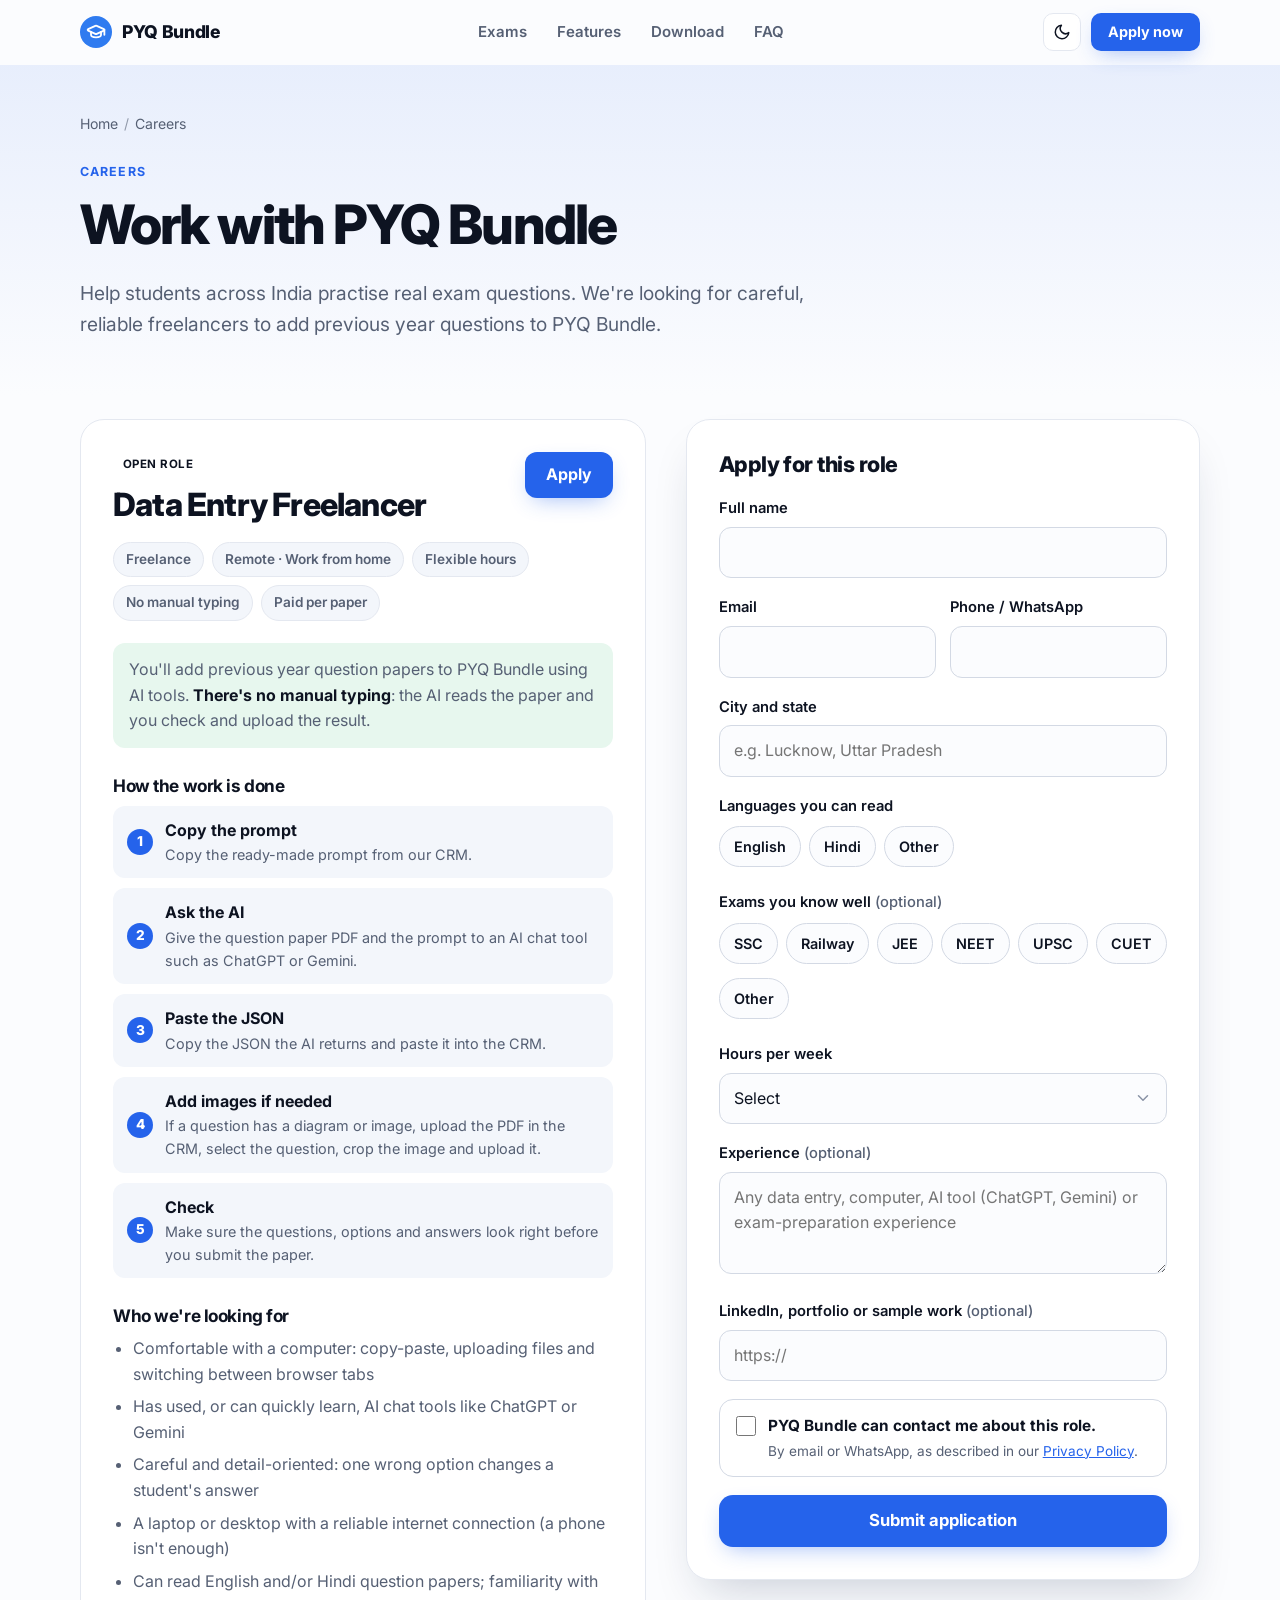
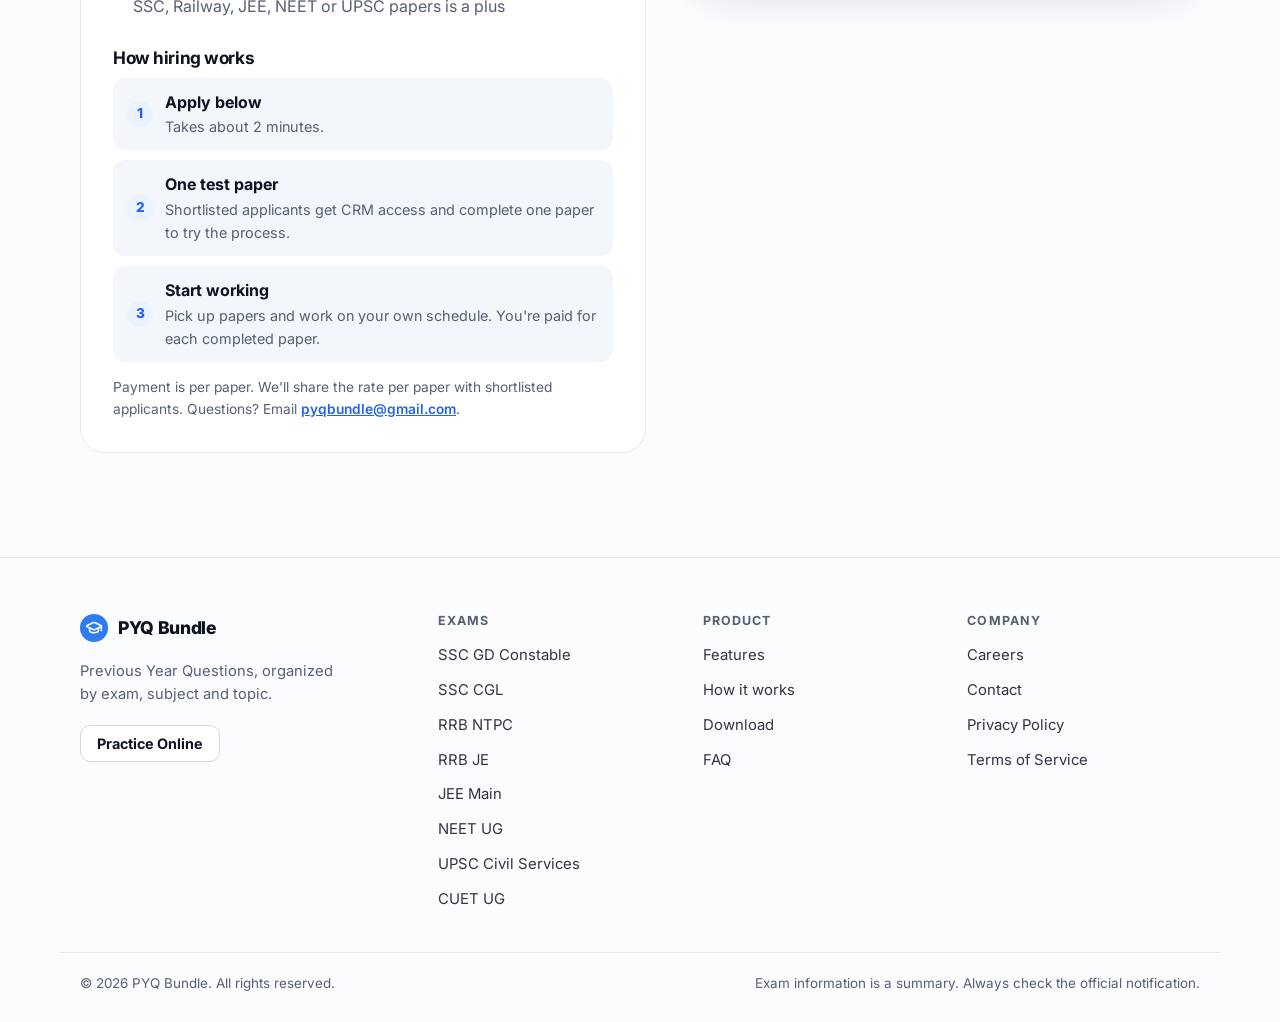
<file: careers.html>
<!doctype html>
<html lang="en">
<head>
  <meta charset="utf-8">
  <meta name="viewport" content="width=device-width, initial-scale=1">
  <title>Careers – Data Entry Freelancer (Remote) | PYQ Bundle</title>
  <meta name="description" content="Work from home as a freelance data entry operator with PYQ Bundle. Add previous year exam papers using AI tools. No manual typing, flexible hours, paid per paper. Apply online.">
  <link rel="canonical" href="https://pyqbundle.com/careers.html">
  <meta name="robots" content="index, follow">
  <meta name="color-scheme" content="light dark">
  <meta name="theme-color" content="#ffffff" media="(prefers-color-scheme: light)">
  <meta name="theme-color" content="#0f1115" media="(prefers-color-scheme: dark)">
  <link rel="icon" href="favicon.svg" type="image/svg+xml">
  <meta property="og:type" content="website">
  <meta property="og:site_name" content="PYQ Bundle">
  <meta property="og:title" content="We're hiring: Data Entry Freelancer (Remote) – PYQ Bundle">
  <meta property="og:description" content="Work from home with flexible hours. Add previous year papers using AI tools: no manual typing, paid per paper.">
  <meta property="og:url" content="https://pyqbundle.com/careers.html">
  <meta property="og:image" content="https://pyqbundle.com/og-image.png">
  <meta name="twitter:card" content="summary_large_image">
  <script>
    (function () {
      var d = document.documentElement;
      d.classList.add('js');
      try { var t = localStorage.getItem('pyqb-theme'); if (t === 'light' || t === 'dark') d.setAttribute('data-theme', t); } catch (e) {}
    })();
  </script>
  <link rel="preconnect" href="https://fonts.googleapis.com">
  <link rel="preconnect" href="https://fonts.gstatic.com" crossorigin>
  <link rel="stylesheet" href="https://fonts.googleapis.com/css2?family=Inter:wght@400..800&display=swap">
  <link rel="stylesheet" href="css/styles.css?v=9">
  <script src="js/register.js?v=9" defer></script>
  <script src="js/main.js?v=9" defer></script>
  <script src="js/careers.js?v=9" defer></script>
  <script type="application/ld+json">
  {
    "@context": "https://schema.org",
    "@type": "JobPosting",
    "title": "Data Entry Freelancer (Remote)",
    "description": "<p>PYQ Bundle is an online platform where students practise previous year questions (PYQs) for competitive exams such as SSC, Railway, JEE, NEET, UPSC and CUET. We're looking for careful freelancers to add previous year papers to the platform using AI tools. No manual typing.</p><p><strong>How the work is done</strong></p><ol><li>Copy the ready-made prompt from our CRM</li><li>Give the question paper PDF and the prompt to an AI chat tool (such as ChatGPT or Gemini)</li><li>Copy the JSON the AI returns and paste it into the CRM</li><li>If a question has a diagram or image, upload the PDF in the CRM, select the question, crop the image and upload it</li><li>Check that the questions, options and answers look right</li></ol><p><strong>Who we're looking for</strong></p><ul><li>Comfortable with a computer: copy-paste, uploading files and switching between browser tabs</li><li>Has used, or can quickly learn, AI chat tools like ChatGPT or Gemini</li><li>Careful and detail-oriented</li><li>A laptop or desktop with a reliable internet connection</li></ul><p>Remote, flexible hours. Paid per paper. Shortlisted applicants complete one test paper.</p>",
    "datePosted": "2026-10-26",
    "employmentType": "CONTRACTOR",
    "jobLocationType": "TELECOMMUTE",
    "applicantLocationRequirements": { "@type": "Country", "name": "India" },
    "hiringOrganization": { "@type": "Organization", "name": "PYQ Bundle", "sameAs": "https://pyqbundle.com/", "logo": "https://pyqbundle.com/og-image.png" },
    "directApply": true
  }
  </script>
</head>
<body>
  <a class="skip-link" href="#main">Skip to content</a>
  <header class="nav" id="nav">
    <div class="container nav-inner">
      <a href="./" class="logo" aria-label="PYQ Bundle home"><img src="favicon.svg" alt="" width="32" height="32"><span>PYQ Bundle</span></a>
      <nav aria-label="Primary">
        <ul class="nav-links">
          <li><a href="exams/">Exams</a></li>
          <li><a href="./#features">Features</a></li>
          <li><a href="./#download">Download</a></li>
          <li><a href="./#faq">FAQ</a></li>
        </ul>
      </nav>
      <div class="nav-actions">
        <button class="theme-toggle" type="button" aria-label="Toggle dark mode">
          <svg class="i-moon" viewBox="0 0 24 24" width="18" height="18" aria-hidden="true"><path d="M21 12.8A9 9 0 1 1 11.2 3a7 7 0 0 0 9.8 9.8z"/></svg>
          <svg class="i-sun" viewBox="0 0 24 24" width="18" height="18" aria-hidden="true"><circle cx="12" cy="12" r="4"/><path d="M12 2v2M12 20v2M4.9 4.9l1.4 1.4M17.7 17.7l1.4 1.4M2 12h2M20 12h2M4.9 19.1l1.4-1.4M17.7 6.3l1.4-1.4"/></svg>
        </button>
        <a class="btn btn-primary btn-sm" href="#apply" data-cta="careers_nav_apply">Apply now</a>
      </div>
    </div>
  </header>

  <main id="main">
    <section class="exam-hero careers-hero">
      <div class="container">
        <nav class="breadcrumb" aria-label="Breadcrumb">
          <ol><li><a href="./">Home</a></li><li aria-current="page">Careers</li></ol>
        </nav>
        <p class="eyebrow">Careers</p>
        <h1>Work with PYQ Bundle</h1>
        <p class="lead">Help students across India practise real exam questions. We're looking for careful, reliable freelancers to add previous year questions to PYQ Bundle.</p>
      </div>
    </section>

    <section class="section section-tight">
      <div class="container careers-grid">
        <article class="job-card">
          <div class="job-head">
            <div>
              <p class="exam-group">Open role</p>
              <h2>Data Entry Freelancer</h2>
            </div>
            <a class="btn btn-primary" href="#apply" data-cta="careers_job_apply">Apply</a>
          </div>
          <ul class="job-tags">
            <li>Freelance</li><li>Remote · Work from home</li><li>Flexible hours</li><li>No manual typing</li><li>Paid per paper</li>
          </ul>

          <p class="job-intro">You'll add previous year question papers to PYQ Bundle using AI tools. <strong>There's no manual typing</strong>: the AI reads the paper and you check and upload the result.</p>

          <h3>How the work is done</h3>
          <ol class="hire-steps work-steps">
            <li><strong>Copy the prompt</strong><span>Copy the ready-made prompt from our CRM.</span></li>
            <li><strong>Ask the AI</strong><span>Give the question paper PDF and the prompt to an AI chat tool such as ChatGPT or Gemini.</span></li>
            <li><strong>Paste the JSON</strong><span>Copy the JSON the AI returns and paste it into the CRM.</span></li>
            <li><strong>Add images if needed</strong><span>If a question has a diagram or image, upload the PDF in the CRM, select the question, crop the image and upload it.</span></li>
            <li><strong>Check</strong><span>Make sure the questions, options and answers look right before you submit the paper.</span></li>
          </ol>

          <h3>Who we're looking for</h3>
          <ul class="job-list">
            <li>Comfortable with a computer: copy-paste, uploading files and switching between browser tabs</li>
            <li>Has used, or can quickly learn, AI chat tools like ChatGPT or Gemini</li>
            <li>Careful and detail-oriented: one wrong option changes a student's answer</li>
            <li>A laptop or desktop with a reliable internet connection (a phone isn't enough)</li>
            <li>Can read English and/or Hindi question papers; familiarity with SSC, Railway, JEE, NEET or UPSC papers is a plus</li>
          </ul>

          <h3>How hiring works</h3>
          <ol class="hire-steps">
            <li><strong>Apply below</strong><span>Takes about 2 minutes.</span></li>
            <li><strong>One test paper</strong><span>Shortlisted applicants get CRM access and complete one paper to try the process.</span></li>
            <li><strong>Start working</strong><span>Pick up papers and work on your own schedule. You're paid for each completed paper.</span></li>
          </ol>
          <p class="fine-note">Payment is per paper. We'll share the rate per paper with shortlisted applicants. Questions? Email <a href="mailto:pyqbundle@gmail.com?subject=Data%20entry%20role">pyqbundle@gmail.com</a>.</p>
        </article>

        <div class="form-card" id="apply">
          <h2 class="form-title">Apply for this role</h2>
          <form id="career-form" novalidate>
            <div class="field">
              <label for="c-name">Full name</label>
              <input id="c-name" name="name" type="text" autocomplete="name" maxlength="100" required aria-describedby="e-name">
              <p class="field-error" id="e-name"></p>
            </div>
            <div class="row-2">
              <div class="field">
                <label for="c-email">Email</label>
                <input id="c-email" name="email" type="email" autocomplete="email" inputmode="email" maxlength="254" required aria-describedby="e-email">
                <p class="field-error" id="e-email"></p>
              </div>
              <div class="field">
                <label for="c-phone">Phone / WhatsApp</label>
                <input id="c-phone" name="phone" type="tel" autocomplete="tel" inputmode="tel" maxlength="20" required aria-describedby="e-phone">
                <p class="field-error" id="e-phone"></p>
              </div>
            </div>
            <div class="field">
              <label for="c-city">City and state</label>
              <input id="c-city" name="city" type="text" autocomplete="address-level2" maxlength="80" required placeholder="e.g. Lucknow, Uttar Pradesh" aria-describedby="e-city">
              <p class="field-error" id="e-city"></p>
            </div>

            <fieldset class="field" aria-describedby="e-languages">
              <legend>Languages you can read</legend>
              <div class="chip-checks">
                <label><input type="checkbox" name="languages" value="English"><span>English</span></label>
                <label><input type="checkbox" name="languages" value="Hindi"><span>Hindi</span></label>
                <label><input type="checkbox" name="languages" value="Other"><span>Other</span></label>
              </div>
              <p class="field-error" id="e-languages"></p>
            </fieldset>

            <fieldset class="field">
              <legend>Exams you know well <span class="opt">(optional)</span></legend>
              <div class="chip-checks">
                <label><input type="checkbox" name="exams" value="SSC"><span>SSC</span></label>
                <label><input type="checkbox" name="exams" value="Railway"><span>Railway</span></label>
                <label><input type="checkbox" name="exams" value="JEE"><span>JEE</span></label>
                <label><input type="checkbox" name="exams" value="NEET"><span>NEET</span></label>
                <label><input type="checkbox" name="exams" value="UPSC"><span>UPSC</span></label>
                <label><input type="checkbox" name="exams" value="CUET"><span>CUET</span></label>
                <label><input type="checkbox" name="exams" value="Other"><span>Other</span></label>
              </div>
            </fieldset>

            <div class="field">
              <label for="c-hours">Hours per week</label>
              <select id="c-hours" name="hours" required aria-describedby="e-hours">
                <option value="">Select</option>
                <option>Under 10 hours</option>
                <option>10–20 hours</option>
                <option>20–30 hours</option>
                <option>30+ hours</option>
              </select>
              <p class="field-error" id="e-hours"></p>
            </div>

            <div class="field">
              <label for="c-experience">Experience <span class="opt">(optional)</span></label>
              <textarea id="c-experience" name="experience" rows="3" maxlength="1500" placeholder="Any data entry, computer, AI tool (ChatGPT, Gemini) or exam-preparation experience"></textarea>
            </div>
            <div class="field">
              <label for="c-link">LinkedIn, portfolio or sample work <span class="opt">(optional)</span></label>
              <input id="c-link" name="link" type="text" inputmode="url" maxlength="300" placeholder="https://" aria-describedby="e-link">
              <p class="field-error" id="e-link"></p>
            </div>

            <label class="check">
              <input id="c-consent" name="consent" type="checkbox" aria-describedby="e-consent">
              <span>
                <strong>PYQ Bundle can contact me about this role.</strong>
                <small>By email or WhatsApp, as described in our <a href="privacy.html">Privacy Policy</a>.</small>
              </span>
            </label>
            <p class="field-error" id="e-consent"></p>

            <!-- Honeypot: real users never see or fill this -->
            <div class="hp" aria-hidden="true">
              <label for="c-company">Company</label>
              <input id="c-company" name="company" type="text" tabindex="-1" autocomplete="off">
            </div>

            <div class="form-alert" id="form-alert" role="alert" hidden></div>

            <button class="btn btn-primary btn-lg btn-block" type="submit" id="submit-btn">
              <span class="spinner" aria-hidden="true"></span>
              <span class="btn-text">Submit application</span>
            </button>
          </form>

          <div class="success" id="career-success" tabindex="-1" hidden>
            <div class="success-icon" aria-hidden="true"><svg viewBox="0 0 24 24"><path d="M20 6 9 17l-5-5"/></svg></div>
            <h3>Application received! 🎉</h3>
            <p>Thanks for applying to PYQ Bundle.</p>
            <p>We'll review your application and contact shortlisted applicants by email or WhatsApp.</p>
            <p class="success-note" id="success-duplicate" hidden>You've already applied with this email, so there's no need to apply again.</p>
          </div>
        </div>
      </div>
    </section>
  </main>

  <!-- FOOTER:START (generated by tools/build_pages.py) -->
  <footer class="footer">
    <div class="container footer-grid">
      <div class="footer-brand">
        <a href="./" class="logo"><img src="favicon.svg" alt="" width="28" height="28"><span>PYQ Bundle</span></a>
        <p class="footer-tag">Previous Year Questions, organized by exam, subject and topic.</p>
        <a class="btn btn-ghost btn-sm" href="https://app.pyqbundle.com" data-link="web_app" data-cta="footer_practice_online">Practice Online</a>
      </div>
      <nav aria-label="Exams">
        <h2 class="footer-h">Exams</h2>
        <ul class="footer-list">
            <li><a href="exams/ssc-gd-constable/">SSC GD Constable</a></li>
            <li><a href="exams/ssc-cgl/">SSC CGL</a></li>
            <li><a href="exams/rrb-ntpc/">RRB NTPC</a></li>
            <li><a href="exams/rrb-je/">RRB JE</a></li>
            <li><a href="exams/jee-mains/">JEE Main</a></li>
            <li><a href="exams/neet-ug/">NEET UG</a></li>
            <li><a href="exams/upsc-civil-services/">UPSC Civil Services</a></li>
            <li><a href="exams/cuet-ug/">CUET UG</a></li>
        </ul>
      </nav>
      <nav aria-label="Product">
        <h2 class="footer-h">Product</h2>
        <ul class="footer-list">
          <li><a href="./#features">Features</a></li>
          <li><a href="./#how">How it works</a></li>
          <li><a href="./#download">Download</a></li>
          <li><a href="./#faq">FAQ</a></li>
        </ul>
      </nav>
      <nav aria-label="Company">
        <h2 class="footer-h">Company</h2>
        <ul class="footer-list">
          <li><a href="careers.html">Careers</a></li>
          <li><a href="contact.html">Contact</a></li>
          <li><a href="privacy.html">Privacy Policy</a></li>
          <li><a href="terms.html">Terms of Service</a></li>
        </ul>
      </nav>
    </div>
    <div class="container footer-bottom">
      <p>© <span id="year">2026</span> PYQ Bundle. All rights reserved.</p>
      <p>Exam information is a summary. Always check the official notification.</p>
    </div>
  </footer>
  <!-- FOOTER:END -->
</body>
</html>
</file>
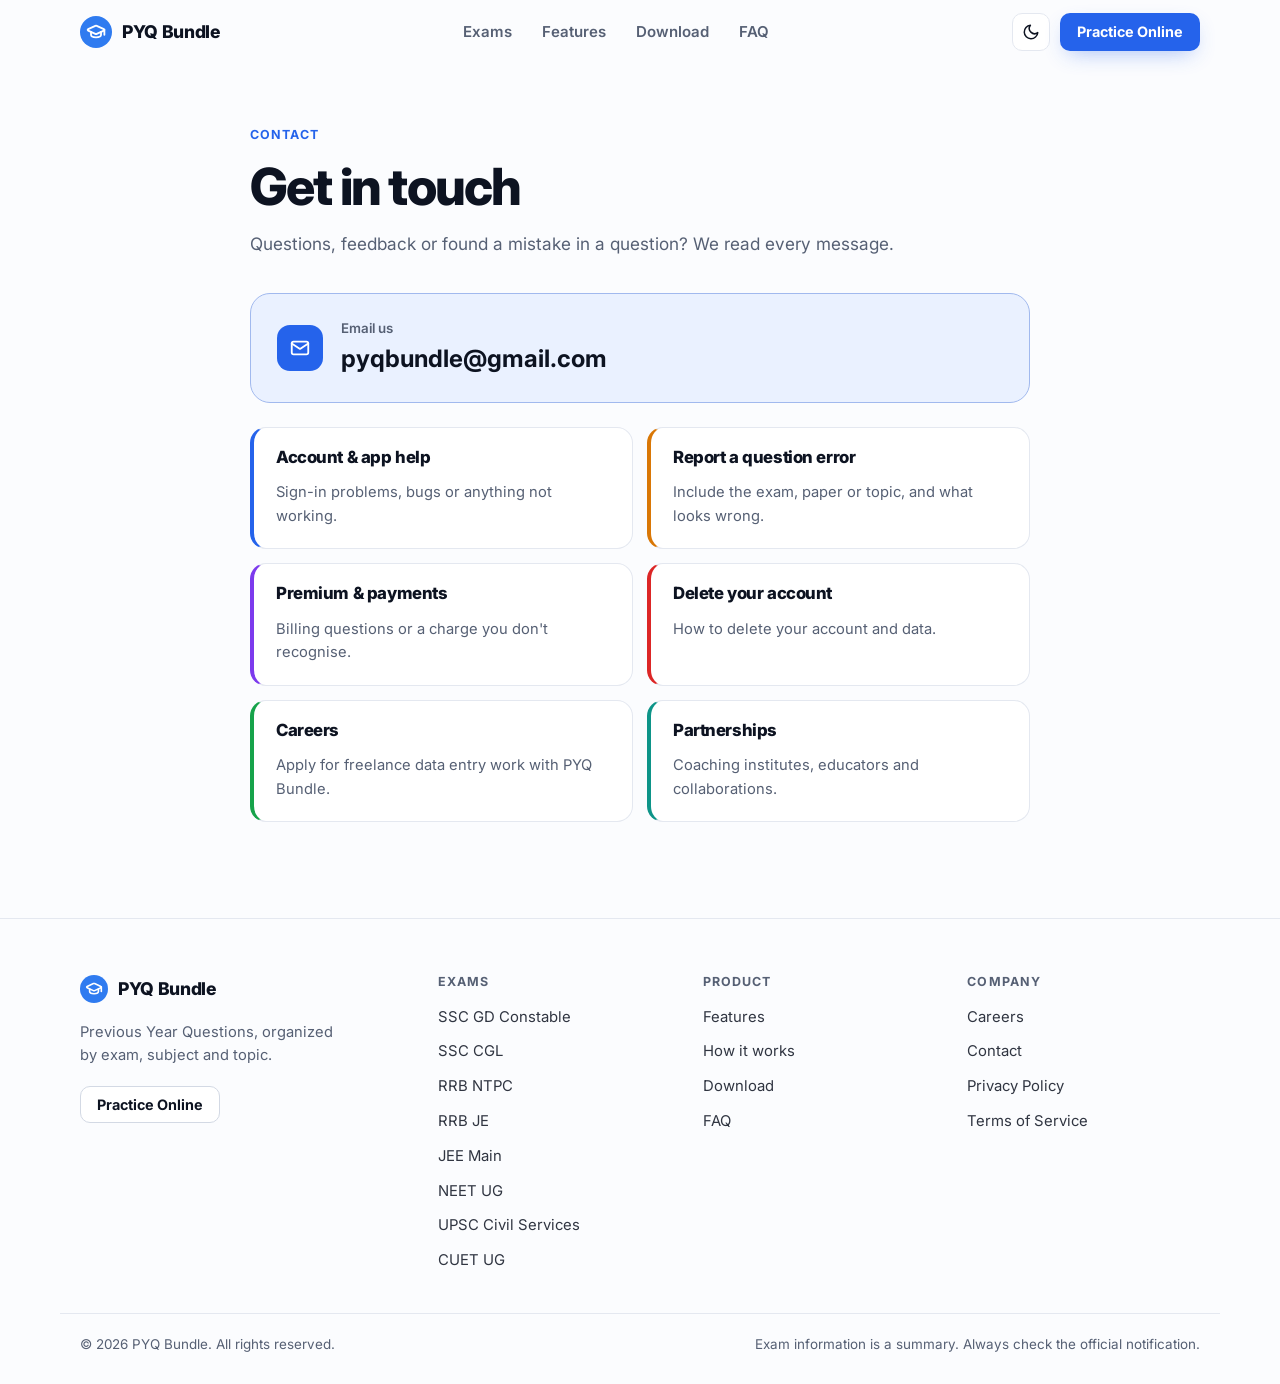
<file: contact.html>
<!doctype html>
<html lang="en">
<head>
  <meta charset="utf-8">
  <meta name="viewport" content="width=device-width, initial-scale=1">
  <title>Contact – PYQ Bundle</title>
  <meta name="description" content="Contact PYQ Bundle for help with your account, Premium, question corrections, data requests or careers.">
  <link rel="canonical" href="https://pyqbundle.com/contact.html">
  <meta name="robots" content="index, follow">
  <meta name="color-scheme" content="light dark">
  <meta name="theme-color" content="#ffffff" media="(prefers-color-scheme: light)">
  <meta name="theme-color" content="#0f1115" media="(prefers-color-scheme: dark)">
  <link rel="icon" href="favicon.svg" type="image/svg+xml">
  <meta property="og:type" content="website">
  <meta property="og:site_name" content="PYQ Bundle">
  <meta property="og:title" content="Contact – PYQ Bundle">
  <meta property="og:url" content="https://pyqbundle.com/contact.html">
  <meta property="og:image" content="https://pyqbundle.com/og-image.png">
  <script>
    (function () {
      var d = document.documentElement;
      d.classList.add('js');
      try { var t = localStorage.getItem('pyqb-theme'); if (t === 'light' || t === 'dark') d.setAttribute('data-theme', t); } catch (e) {}
    })();
  </script>
  <link rel="preconnect" href="https://fonts.googleapis.com">
  <link rel="preconnect" href="https://fonts.gstatic.com" crossorigin>
  <link rel="stylesheet" href="https://fonts.googleapis.com/css2?family=Inter:wght@400..800&display=swap">
  <link rel="stylesheet" href="css/styles.css?v=9">
  <script src="js/main.js?v=9" defer></script>
  <script type="application/ld+json">
  { "@context": "https://schema.org", "@type": "ContactPage", "name": "Contact PYQ Bundle", "url": "https://pyqbundle.com/contact.html",
    "mainEntity": { "@type": "Organization", "name": "PYQ Bundle", "url": "https://pyqbundle.com/",
      "contactPoint": { "@type": "ContactPoint", "contactType": "customer support", "email": "pyqbundle@gmail.com", "availableLanguage": ["English", "Hindi"] } } }
  </script>
</head>
<body>
  <a class="skip-link" href="#main">Skip to content</a>
  <header class="nav" id="nav">
    <div class="container nav-inner">
      <a href="./" class="logo" aria-label="PYQ Bundle home"><img src="favicon.svg" alt="" width="32" height="32"><span>PYQ Bundle</span></a>
      <nav aria-label="Primary">
        <ul class="nav-links">
          <li><a href="exams/">Exams</a></li>
          <li><a href="./#features">Features</a></li>
          <li><a href="./#download">Download</a></li>
          <li><a href="./#faq">FAQ</a></li>
        </ul>
      </nav>
      <div class="nav-actions">
        <button class="theme-toggle" type="button" aria-label="Toggle dark mode">
          <svg class="i-moon" viewBox="0 0 24 24" width="18" height="18" aria-hidden="true"><path d="M21 12.8A9 9 0 1 1 11.2 3a7 7 0 0 0 9.8 9.8z"/></svg>
          <svg class="i-sun" viewBox="0 0 24 24" width="18" height="18" aria-hidden="true"><circle cx="12" cy="12" r="4"/><path d="M12 2v2M12 20v2M4.9 4.9l1.4 1.4M17.7 17.7l1.4 1.4M2 12h2M20 12h2M4.9 19.1l1.4-1.4M17.7 6.3l1.4-1.4"/></svg>
        </button>
        <a class="btn btn-primary btn-sm" href="https://app.pyqbundle.com" data-link="web_app" data-cta="contact_practice_online">Practice Online</a>
      </div>
    </div>
  </header>

  <main id="main" class="legal">
    <div class="container legal-wrap">
      <header class="legal-head">
        <p class="eyebrow">Contact</p>
        <h1>Get in touch</h1>
        <p class="section-sub">Questions, feedback or found a mistake in a question? We read every message.</p>
      </header>

      <a class="contact-hero" href="mailto:pyqbundle@gmail.com" data-cta="contact_email">
        <span class="icon" aria-hidden="true"><svg viewBox="0 0 24 24"><rect x="3" y="5" width="18" height="14" rx="2"/><path d="m3 7 9 6 9-6"/></svg></span>
        <span><small>Email us</small><strong>pyqbundle@gmail.com</strong></span>
      </a>

      <div class="contact-grid">
        <a class="contact-item" href="mailto:pyqbundle@gmail.com?subject=Help%20with%20my%20account" style="--accent:#2563eb">
          <h2>Account &amp; app help</h2><p>Sign-in problems, bugs or anything not working.</p>
        </a>
        <a class="contact-item" href="mailto:pyqbundle@gmail.com?subject=Question%20correction" style="--accent:#d97706">
          <h2>Report a question error</h2><p>Include the exam, paper or topic, and what looks wrong.</p>
        </a>
        <a class="contact-item" href="mailto:pyqbundle@gmail.com?subject=Premium%20or%20payment" style="--accent:#7c3aed">
          <h2>Premium &amp; payments</h2><p>Billing questions or a charge you don't recognise.</p>
        </a>
        <a class="contact-item" href="privacy.html#delete-account" style="--accent:#dc2626">
          <h2>Delete your account</h2><p>How to delete your account and data.</p>
        </a>
        <a class="contact-item" href="careers.html" style="--accent:#16a34a">
          <h2>Careers</h2><p>Apply for freelance data entry work with PYQ Bundle.</p>
        </a>
        <a class="contact-item" href="mailto:pyqbundle@gmail.com?subject=Partnership" style="--accent:#0d9488">
          <h2>Partnerships</h2><p>Coaching institutes, educators and collaborations.</p>
        </a>
      </div>
    </div>
  </main>

  <!-- FOOTER:START (generated by tools/build_pages.py) -->
  <footer class="footer">
    <div class="container footer-grid">
      <div class="footer-brand">
        <a href="./" class="logo"><img src="favicon.svg" alt="" width="28" height="28"><span>PYQ Bundle</span></a>
        <p class="footer-tag">Previous Year Questions, organized by exam, subject and topic.</p>
        <a class="btn btn-ghost btn-sm" href="https://app.pyqbundle.com" data-link="web_app" data-cta="footer_practice_online">Practice Online</a>
      </div>
      <nav aria-label="Exams">
        <h2 class="footer-h">Exams</h2>
        <ul class="footer-list">
            <li><a href="exams/ssc-gd-constable/">SSC GD Constable</a></li>
            <li><a href="exams/ssc-cgl/">SSC CGL</a></li>
            <li><a href="exams/rrb-ntpc/">RRB NTPC</a></li>
            <li><a href="exams/rrb-je/">RRB JE</a></li>
            <li><a href="exams/jee-mains/">JEE Main</a></li>
            <li><a href="exams/neet-ug/">NEET UG</a></li>
            <li><a href="exams/upsc-civil-services/">UPSC Civil Services</a></li>
            <li><a href="exams/cuet-ug/">CUET UG</a></li>
        </ul>
      </nav>
      <nav aria-label="Product">
        <h2 class="footer-h">Product</h2>
        <ul class="footer-list">
          <li><a href="./#features">Features</a></li>
          <li><a href="./#how">How it works</a></li>
          <li><a href="./#download">Download</a></li>
          <li><a href="./#faq">FAQ</a></li>
        </ul>
      </nav>
      <nav aria-label="Company">
        <h2 class="footer-h">Company</h2>
        <ul class="footer-list">
          <li><a href="careers.html">Careers</a></li>
          <li><a href="contact.html">Contact</a></li>
          <li><a href="privacy.html">Privacy Policy</a></li>
          <li><a href="terms.html">Terms of Service</a></li>
        </ul>
      </nav>
    </div>
    <div class="container footer-bottom">
      <p>© <span id="year">2026</span> PYQ Bundle. All rights reserved.</p>
      <p>Exam information is a summary. Always check the official notification.</p>
    </div>
  </footer>
  <!-- FOOTER:END -->
</body>
</html>
</file>
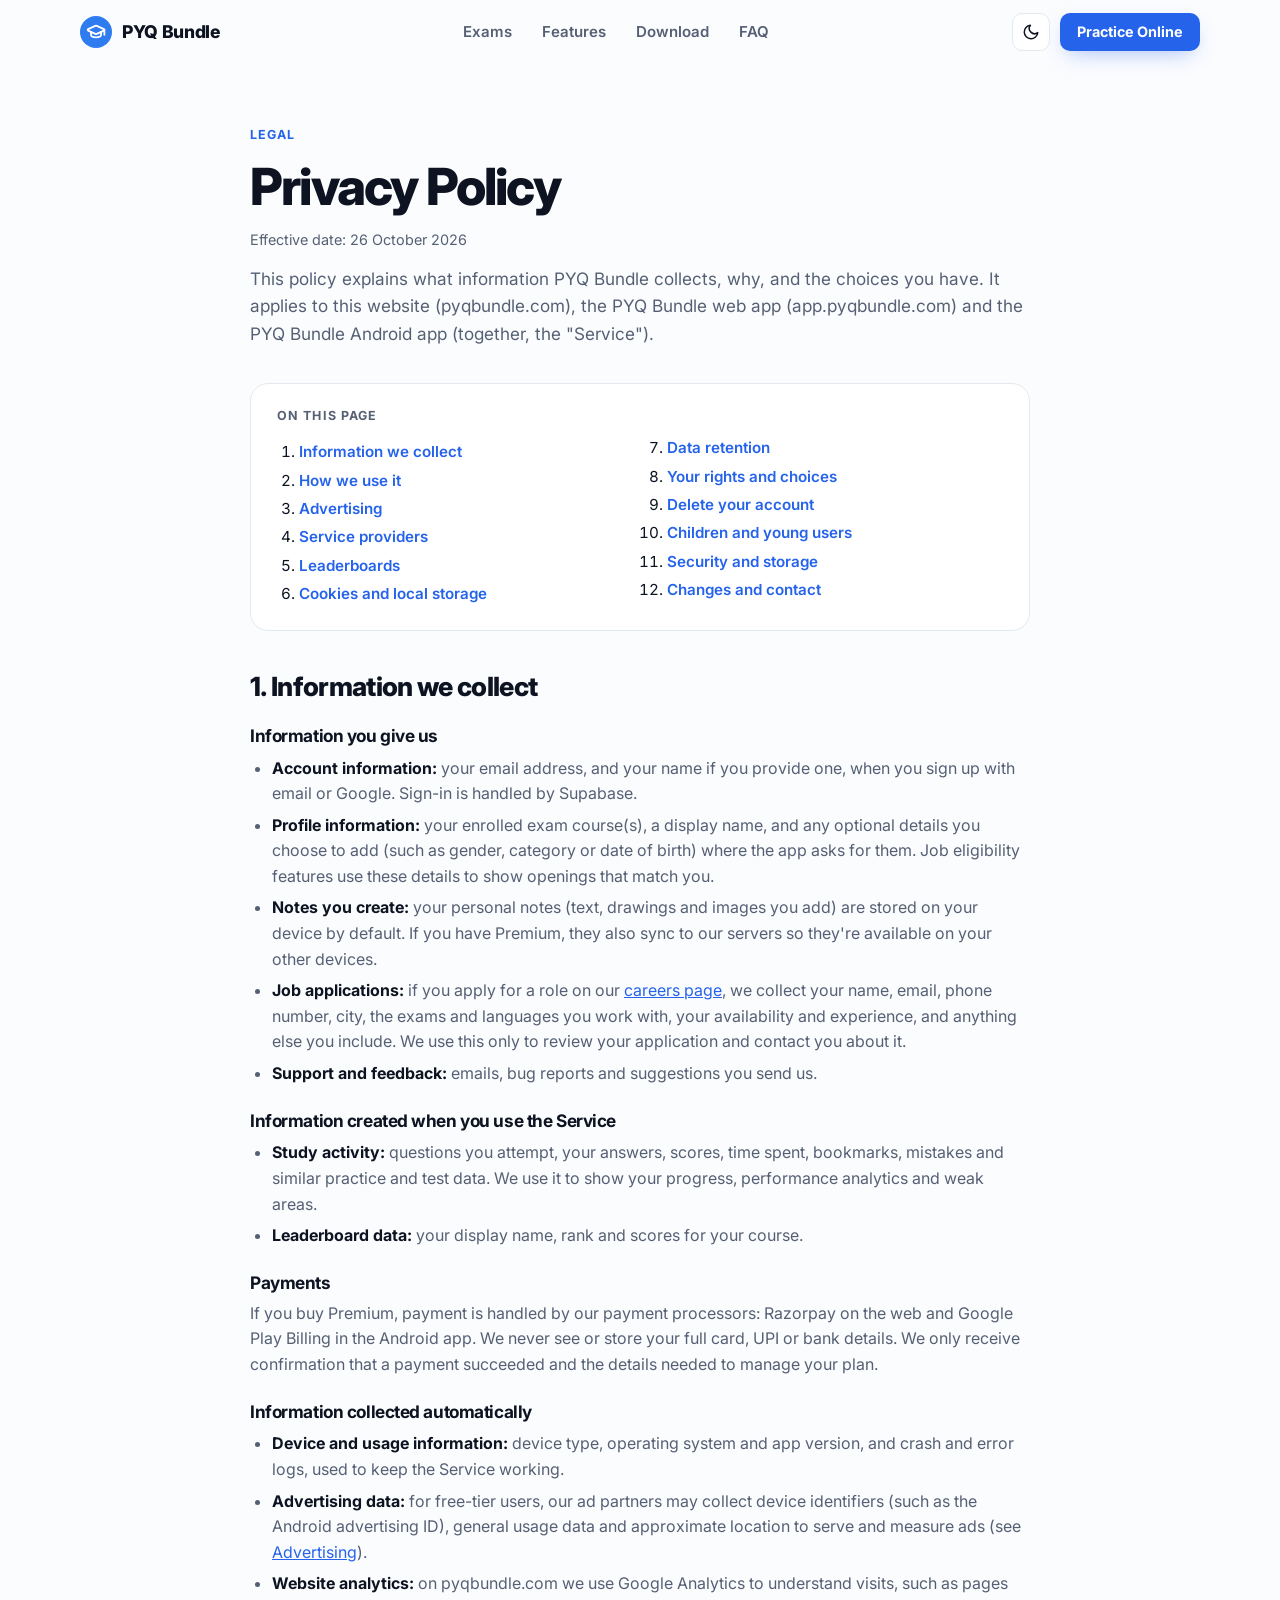
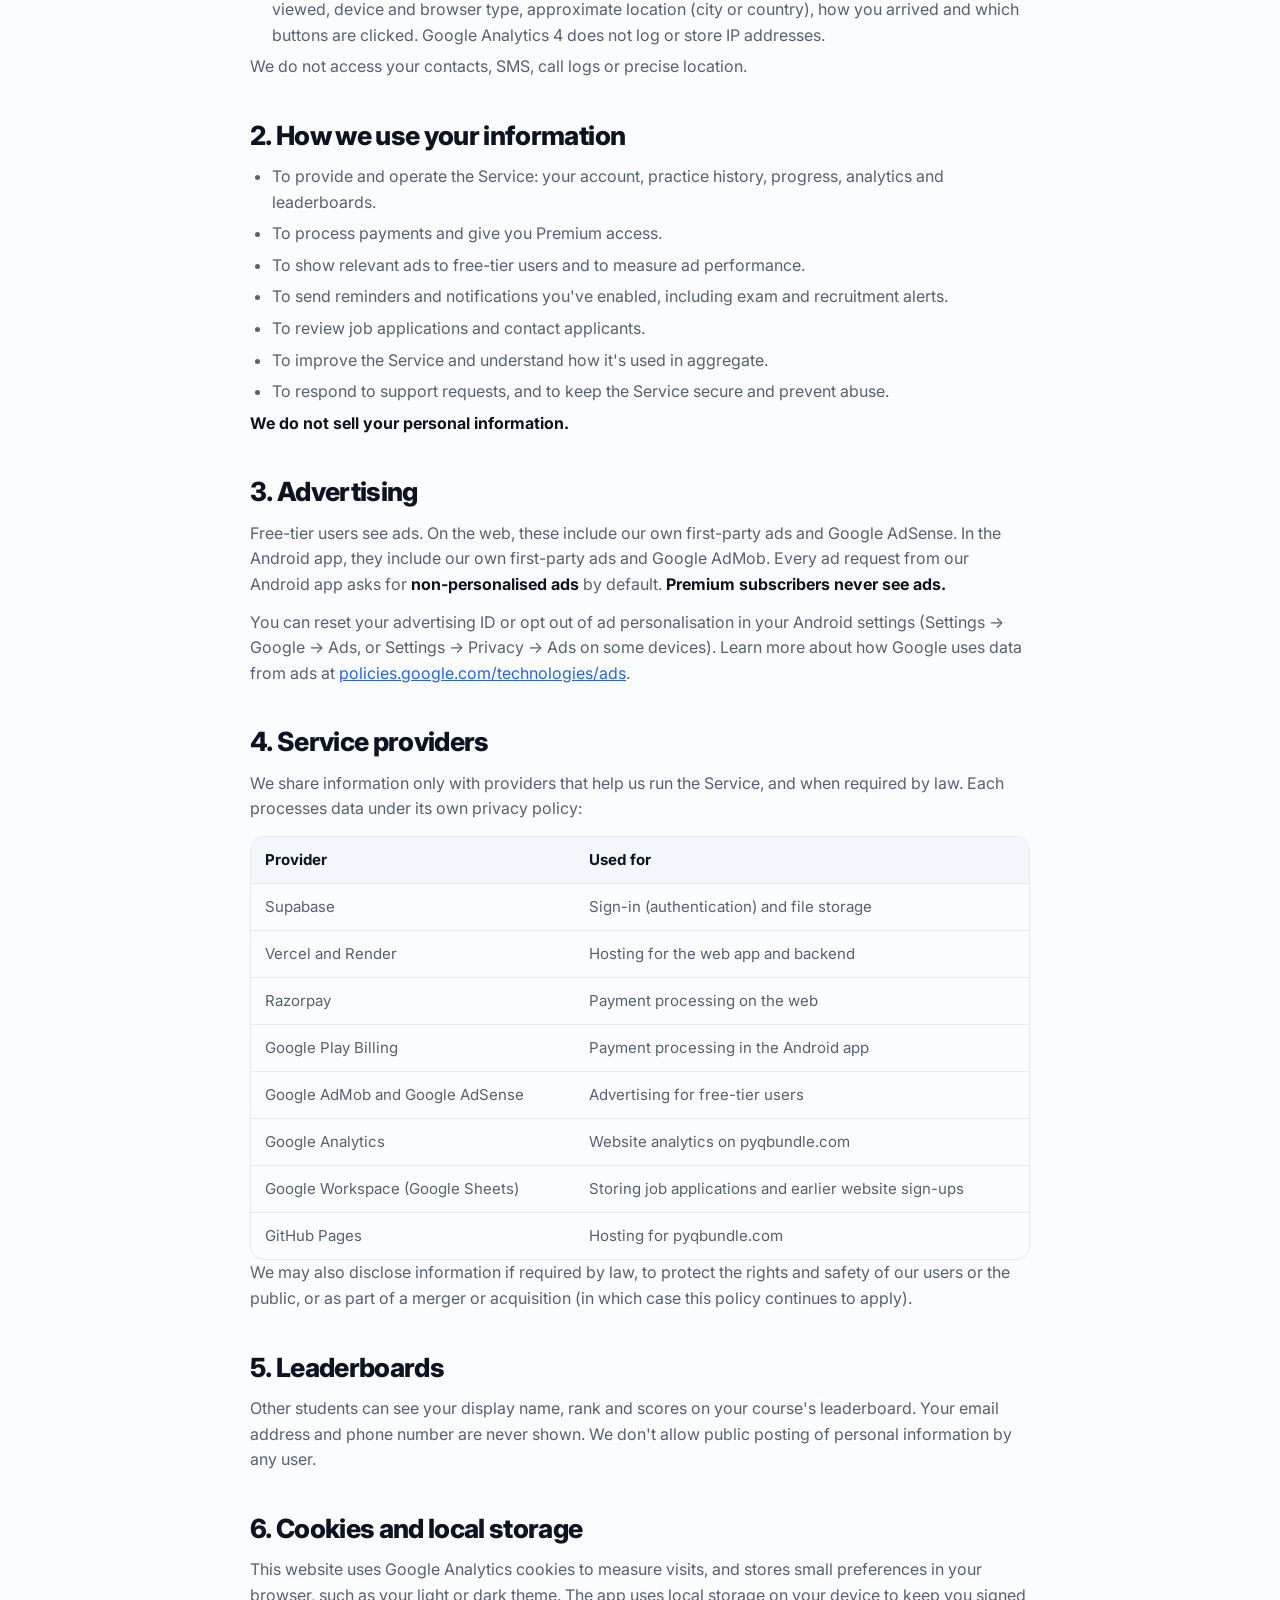
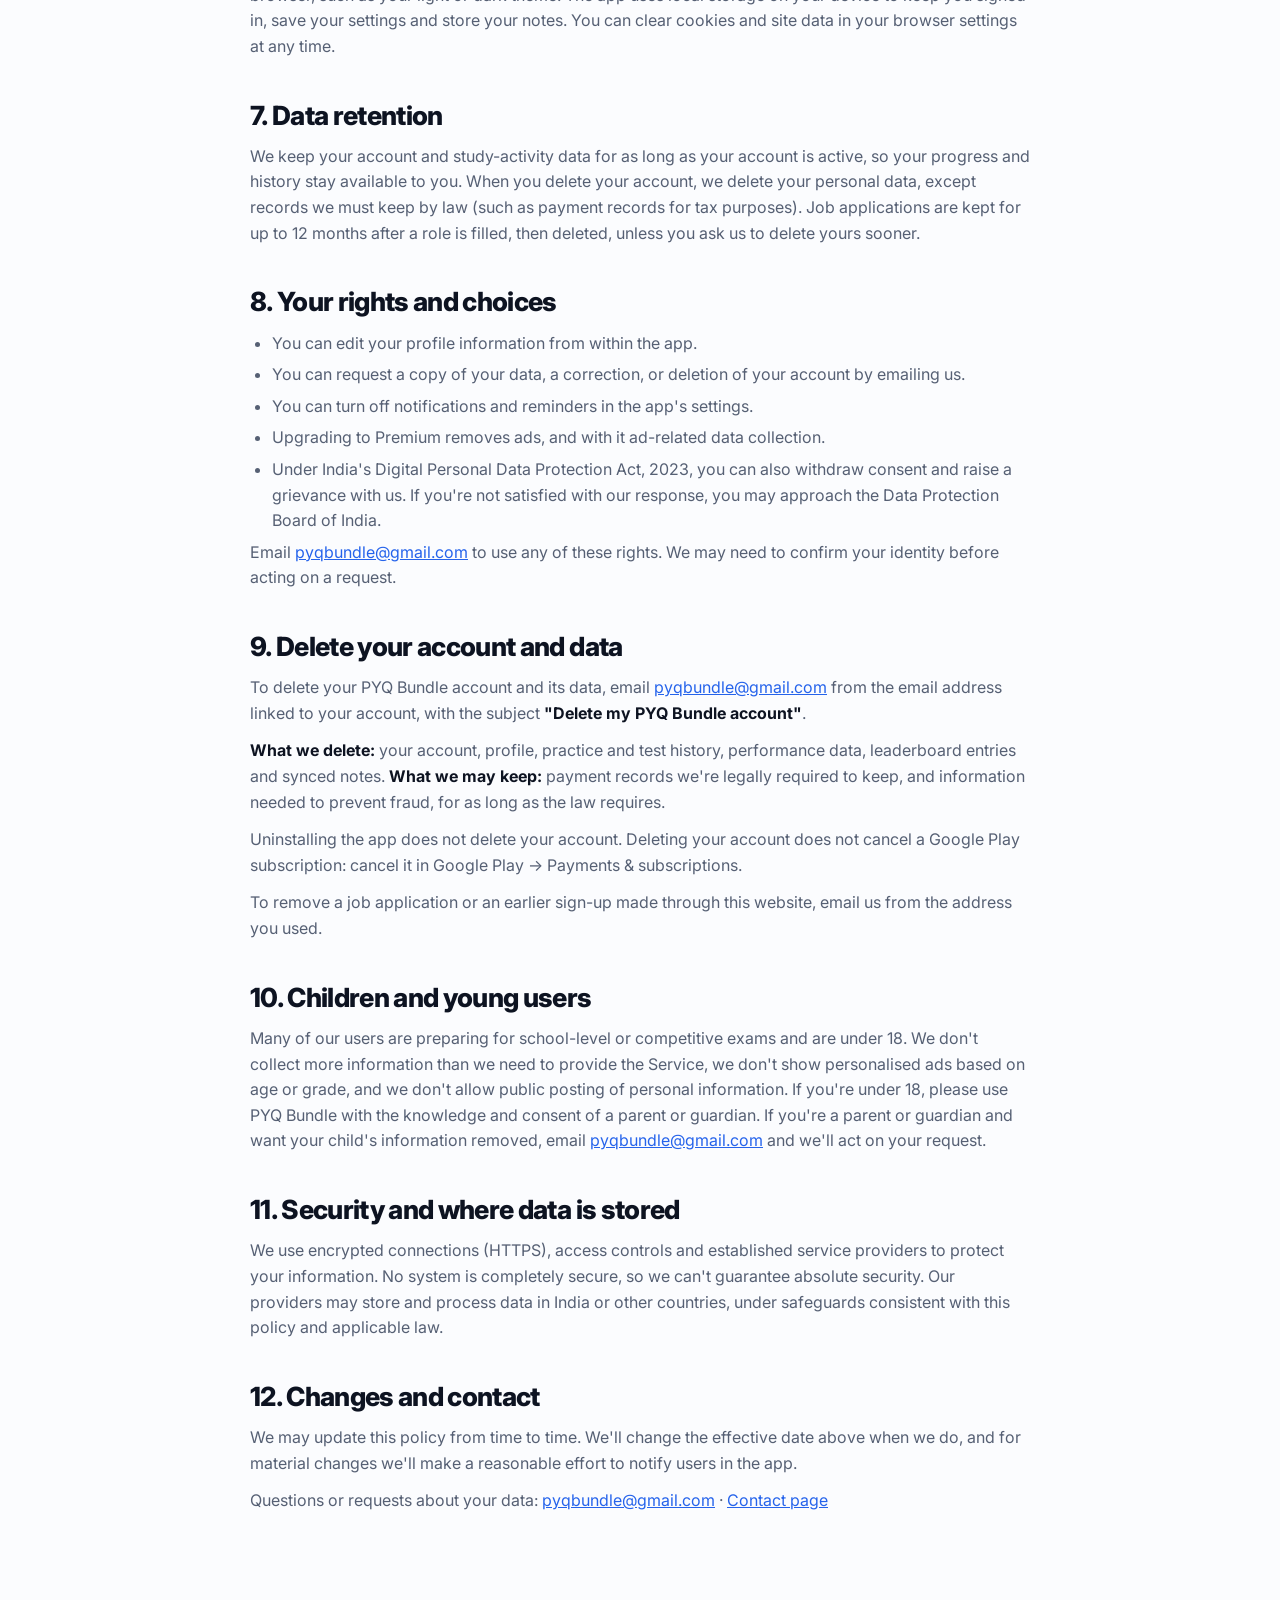
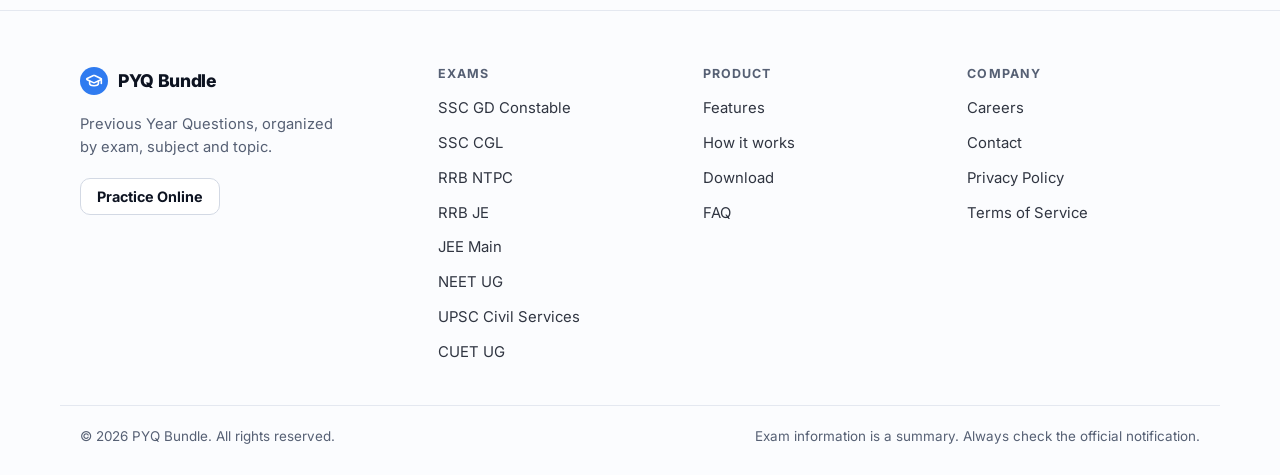
<file: privacy.html>
<!doctype html>
<html lang="en">
<head>
  <meta charset="utf-8">
  <meta name="viewport" content="width=device-width, initial-scale=1">
  <title>Privacy Policy – PYQ Bundle</title>
  <meta name="description" content="How PYQ Bundle collects, uses and protects your information on pyqbundle.com, the PYQ Bundle web app and the Android app.">
  <link rel="canonical" href="https://pyqbundle.com/privacy.html">
  <meta name="robots" content="index, follow">
  <meta name="color-scheme" content="light dark">
  <meta name="theme-color" content="#ffffff" media="(prefers-color-scheme: light)">
  <meta name="theme-color" content="#0f1115" media="(prefers-color-scheme: dark)">
  <link rel="icon" href="favicon.svg" type="image/svg+xml">
  <meta property="og:type" content="website">
  <meta property="og:site_name" content="PYQ Bundle">
  <meta property="og:title" content="Privacy Policy – PYQ Bundle">
  <meta property="og:url" content="https://pyqbundle.com/privacy.html">
  <meta property="og:image" content="https://pyqbundle.com/og-image.png">
  <script>
    (function () {
      var d = document.documentElement;
      d.classList.add('js');
      try { var t = localStorage.getItem('pyqb-theme'); if (t === 'light' || t === 'dark') d.setAttribute('data-theme', t); } catch (e) {}
    })();
  </script>
  <link rel="preconnect" href="https://fonts.googleapis.com">
  <link rel="preconnect" href="https://fonts.gstatic.com" crossorigin>
  <link rel="stylesheet" href="https://fonts.googleapis.com/css2?family=Inter:wght@400..800&display=swap">
  <link rel="stylesheet" href="css/styles.css?v=9">
  <script src="js/main.js?v=9" defer></script>
</head>
<body>
  <a class="skip-link" href="#main">Skip to content</a>
  <header class="nav" id="nav">
    <div class="container nav-inner">
      <a href="./" class="logo" aria-label="PYQ Bundle home"><img src="favicon.svg" alt="" width="32" height="32"><span>PYQ Bundle</span></a>
      <nav aria-label="Primary">
        <ul class="nav-links">
          <li><a href="exams/">Exams</a></li>
          <li><a href="./#features">Features</a></li>
          <li><a href="./#download">Download</a></li>
          <li><a href="./#faq">FAQ</a></li>
        </ul>
      </nav>
      <div class="nav-actions">
        <button class="theme-toggle" type="button" aria-label="Toggle dark mode">
          <svg class="i-moon" viewBox="0 0 24 24" width="18" height="18" aria-hidden="true"><path d="M21 12.8A9 9 0 1 1 11.2 3a7 7 0 0 0 9.8 9.8z"/></svg>
          <svg class="i-sun" viewBox="0 0 24 24" width="18" height="18" aria-hidden="true"><circle cx="12" cy="12" r="4"/><path d="M12 2v2M12 20v2M4.9 4.9l1.4 1.4M17.7 17.7l1.4 1.4M2 12h2M20 12h2M4.9 19.1l1.4-1.4M17.7 6.3l1.4-1.4"/></svg>
        </button>
        <a class="btn btn-primary btn-sm" href="https://app.pyqbundle.com" data-link="web_app" data-cta="privacy_practice_online">Practice Online</a>
      </div>
    </div>
  </header>

  <main id="main" class="legal">
    <div class="container legal-wrap">
      <header class="legal-head">
        <p class="eyebrow">Legal</p>
        <h1>Privacy Policy</h1>
        <p class="legal-meta">Effective date: <time datetime="2026-10-26">26 October 2026</time></p>
        <p class="section-sub">This policy explains what information PYQ Bundle collects, why, and the choices you have. It applies to this website (pyqbundle.com), the PYQ Bundle web app (app.pyqbundle.com) and the PYQ Bundle Android app (together, the "Service").</p>
      </header>

      <nav class="toc" aria-label="On this page">
        <p class="toc-title">On this page</p>
        <ol>
          <li><a href="#information-we-collect">Information we collect</a></li>
          <li><a href="#how-we-use">How we use it</a></li>
          <li><a href="#ads">Advertising</a></li>
          <li><a href="#third-parties">Service providers</a></li>
          <li><a href="#leaderboards">Leaderboards</a></li>
          <li><a href="#cookies">Cookies and local storage</a></li>
          <li><a href="#retention">Data retention</a></li>
          <li><a href="#rights">Your rights and choices</a></li>
          <li><a href="#delete-account">Delete your account</a></li>
          <li><a href="#children">Children and young users</a></li>
          <li><a href="#security">Security and storage</a></li>
          <li><a href="#changes">Changes and contact</a></li>
        </ol>
      </nav>

      <section id="information-we-collect">
        <h2>1. Information we collect</h2>
        <h3>Information you give us</h3>
        <ul>
          <li><strong>Account information:</strong> your email address, and your name if you provide one, when you sign up with email or Google. Sign-in is handled by Supabase.</li>
          <li><strong>Profile information:</strong> your enrolled exam course(s), a display name, and any optional details you choose to add (such as gender, category or date of birth) where the app asks for them. Job eligibility features use these details to show openings that match you.</li>
          <li><strong>Notes you create:</strong> your personal notes (text, drawings and images you add) are stored on your device by default. If you have Premium, they also sync to our servers so they're available on your other devices.</li>
          <li><strong>Job applications:</strong> if you apply for a role on our <a href="careers.html">careers page</a>, we collect your name, email, phone number, city, the exams and languages you work with, your availability and experience, and anything else you include. We use this only to review your application and contact you about it.</li>
          <li><strong>Support and feedback:</strong> emails, bug reports and suggestions you send us.</li>
        </ul>
        <h3>Information created when you use the Service</h3>
        <ul>
          <li><strong>Study activity:</strong> questions you attempt, your answers, scores, time spent, bookmarks, mistakes and similar practice and test data. We use it to show your progress, performance analytics and weak areas.</li>
          <li><strong>Leaderboard data:</strong> your display name, rank and scores for your course.</li>
        </ul>
        <h3>Payments</h3>
        <p>If you buy Premium, payment is handled by our payment processors: Razorpay on the web and Google Play Billing in the Android app. We never see or store your full card, UPI or bank details. We only receive confirmation that a payment succeeded and the details needed to manage your plan.</p>
        <h3>Information collected automatically</h3>
        <ul>
          <li><strong>Device and usage information:</strong> device type, operating system and app version, and crash and error logs, used to keep the Service working.</li>
          <li><strong>Advertising data:</strong> for free-tier users, our ad partners may collect device identifiers (such as the Android advertising ID), general usage data and approximate location to serve and measure ads (see <a href="#ads">Advertising</a>).</li>
          <li><strong>Website analytics:</strong> on pyqbundle.com we use Google Analytics to understand visits, such as pages viewed, device and browser type, approximate location (city or country), how you arrived and which buttons are clicked. Google Analytics 4 does not log or store IP addresses.</li>
        </ul>
        <p>We do not access your contacts, SMS, call logs or precise location.</p>
      </section>

      <section id="how-we-use">
        <h2>2. How we use your information</h2>
        <ul>
          <li>To provide and operate the Service: your account, practice history, progress, analytics and leaderboards.</li>
          <li>To process payments and give you Premium access.</li>
          <li>To show relevant ads to free-tier users and to measure ad performance.</li>
          <li>To send reminders and notifications you've enabled, including exam and recruitment alerts.</li>
          <li>To review job applications and contact applicants.</li>
          <li>To improve the Service and understand how it's used in aggregate.</li>
          <li>To respond to support requests, and to keep the Service secure and prevent abuse.</li>
        </ul>
        <p><strong>We do not sell your personal information.</strong></p>
      </section>

      <section id="ads">
        <h2>3. Advertising</h2>
        <p>Free-tier users see ads. On the web, these include our own first-party ads and Google AdSense. In the Android app, they include our own first-party ads and Google AdMob. Every ad request from our Android app asks for <strong>non-personalised ads</strong> by default. <strong>Premium subscribers never see ads.</strong></p>
        <p>You can reset your advertising ID or opt out of ad personalisation in your Android settings (Settings → Google → Ads, or Settings → Privacy → Ads on some devices). Learn more about how Google uses data from ads at <a href="https://policies.google.com/technologies/ads" rel="noopener">policies.google.com/technologies/ads</a>.</p>
      </section>

      <section id="third-parties">
        <h2>4. Service providers</h2>
        <p>We share information only with providers that help us run the Service, and when required by law. Each processes data under its own privacy policy:</p>
        <div class="table-wrap">
          <table>
            <thead><tr><th scope="col">Provider</th><th scope="col">Used for</th></tr></thead>
            <tbody>
              <tr><td>Supabase</td><td>Sign-in (authentication) and file storage</td></tr>
              <tr><td>Vercel and Render</td><td>Hosting for the web app and backend</td></tr>
              <tr><td>Razorpay</td><td>Payment processing on the web</td></tr>
              <tr><td>Google Play Billing</td><td>Payment processing in the Android app</td></tr>
              <tr><td>Google AdMob and Google AdSense</td><td>Advertising for free-tier users</td></tr>
              <tr><td>Google Analytics</td><td>Website analytics on pyqbundle.com</td></tr>
              <tr><td>Google Workspace (Google Sheets)</td><td>Storing job applications and earlier website sign-ups</td></tr>
              <tr><td>GitHub Pages</td><td>Hosting for pyqbundle.com</td></tr>
            </tbody>
          </table>
        </div>
        <p>We may also disclose information if required by law, to protect the rights and safety of our users or the public, or as part of a merger or acquisition (in which case this policy continues to apply).</p>
      </section>

      <section id="leaderboards">
        <h2>5. Leaderboards</h2>
        <p>Other students can see your display name, rank and scores on your course's leaderboard. Your email address and phone number are never shown. We don't allow public posting of personal information by any user.</p>
      </section>

      <section id="cookies">
        <h2>6. Cookies and local storage</h2>
        <p>This website uses Google Analytics cookies to measure visits, and stores small preferences in your browser, such as your light or dark theme. The app uses local storage on your device to keep you signed in, save your settings and store your notes. You can clear cookies and site data in your browser settings at any time.</p>
      </section>

      <section id="retention">
        <h2>7. Data retention</h2>
        <p>We keep your account and study-activity data for as long as your account is active, so your progress and history stay available to you. When you delete your account, we delete your personal data, except records we must keep by law (such as payment records for tax purposes). Job applications are kept for up to 12 months after a role is filled, then deleted, unless you ask us to delete yours sooner.</p>
      </section>

      <section id="rights">
        <h2>8. Your rights and choices</h2>
        <ul>
          <li>You can edit your profile information from within the app.</li>
          <li>You can request a copy of your data, a correction, or deletion of your account by emailing us.</li>
          <li>You can turn off notifications and reminders in the app's settings.</li>
          <li>Upgrading to Premium removes ads, and with it ad-related data collection.</li>
          <li>Under India's Digital Personal Data Protection Act, 2023, you can also withdraw consent and raise a grievance with us. If you're not satisfied with our response, you may approach the Data Protection Board of India.</li>
        </ul>
        <p>Email <a href="mailto:pyqbundle@gmail.com">pyqbundle@gmail.com</a> to use any of these rights. We may need to confirm your identity before acting on a request.</p>
      </section>

      <section id="delete-account">
        <h2>9. Delete your account and data</h2>
        <p>To delete your PYQ Bundle account and its data, email <a href="mailto:pyqbundle@gmail.com?subject=Delete%20my%20PYQ%20Bundle%20account">pyqbundle@gmail.com</a> from the email address linked to your account, with the subject <strong>"Delete my PYQ Bundle account"</strong>.</p>
        <p><strong>What we delete:</strong> your account, profile, practice and test history, performance data, leaderboard entries and synced notes. <strong>What we may keep:</strong> payment records we're legally required to keep, and information needed to prevent fraud, for as long as the law requires.</p>
        <p>Uninstalling the app does not delete your account. Deleting your account does not cancel a Google Play subscription: cancel it in Google Play → Payments &amp; subscriptions.</p>
        <p>To remove a job application or an earlier sign-up made through this website, email us from the address you used.</p>
      </section>

      <section id="children">
        <h2>10. Children and young users</h2>
        <p>Many of our users are preparing for school-level or competitive exams and are under 18. We don't collect more information than we need to provide the Service, we don't show personalised ads based on age or grade, and we don't allow public posting of personal information. If you're under 18, please use PYQ Bundle with the knowledge and consent of a parent or guardian. If you're a parent or guardian and want your child's information removed, email <a href="mailto:pyqbundle@gmail.com">pyqbundle@gmail.com</a> and we'll act on your request.</p>
      </section>

      <section id="security">
        <h2>11. Security and where data is stored</h2>
        <p>We use encrypted connections (HTTPS), access controls and established service providers to protect your information. No system is completely secure, so we can't guarantee absolute security. Our providers may store and process data in India or other countries, under safeguards consistent with this policy and applicable law.</p>
      </section>

      <section id="changes">
        <h2>12. Changes and contact</h2>
        <p>We may update this policy from time to time. We'll change the effective date above when we do, and for material changes we'll make a reasonable effort to notify users in the app.</p>
        <p>Questions or requests about your data: <a href="mailto:pyqbundle@gmail.com">pyqbundle@gmail.com</a> · <a href="contact.html">Contact page</a></p>
      </section>
    </div>
  </main>

  <!-- FOOTER:START (generated by tools/build_pages.py) -->
  <footer class="footer">
    <div class="container footer-grid">
      <div class="footer-brand">
        <a href="./" class="logo"><img src="favicon.svg" alt="" width="28" height="28"><span>PYQ Bundle</span></a>
        <p class="footer-tag">Previous Year Questions, organized by exam, subject and topic.</p>
        <a class="btn btn-ghost btn-sm" href="https://app.pyqbundle.com" data-link="web_app" data-cta="footer_practice_online">Practice Online</a>
      </div>
      <nav aria-label="Exams">
        <h2 class="footer-h">Exams</h2>
        <ul class="footer-list">
            <li><a href="exams/ssc-gd-constable/">SSC GD Constable</a></li>
            <li><a href="exams/ssc-cgl/">SSC CGL</a></li>
            <li><a href="exams/rrb-ntpc/">RRB NTPC</a></li>
            <li><a href="exams/rrb-je/">RRB JE</a></li>
            <li><a href="exams/jee-mains/">JEE Main</a></li>
            <li><a href="exams/neet-ug/">NEET UG</a></li>
            <li><a href="exams/upsc-civil-services/">UPSC Civil Services</a></li>
            <li><a href="exams/cuet-ug/">CUET UG</a></li>
        </ul>
      </nav>
      <nav aria-label="Product">
        <h2 class="footer-h">Product</h2>
        <ul class="footer-list">
          <li><a href="./#features">Features</a></li>
          <li><a href="./#how">How it works</a></li>
          <li><a href="./#download">Download</a></li>
          <li><a href="./#faq">FAQ</a></li>
        </ul>
      </nav>
      <nav aria-label="Company">
        <h2 class="footer-h">Company</h2>
        <ul class="footer-list">
          <li><a href="careers.html">Careers</a></li>
          <li><a href="contact.html">Contact</a></li>
          <li><a href="privacy.html">Privacy Policy</a></li>
          <li><a href="terms.html">Terms of Service</a></li>
        </ul>
      </nav>
    </div>
    <div class="container footer-bottom">
      <p>© <span id="year">2026</span> PYQ Bundle. All rights reserved.</p>
      <p>Exam information is a summary. Always check the official notification.</p>
    </div>
  </footer>
  <!-- FOOTER:END -->
</body>
</html>
</file>
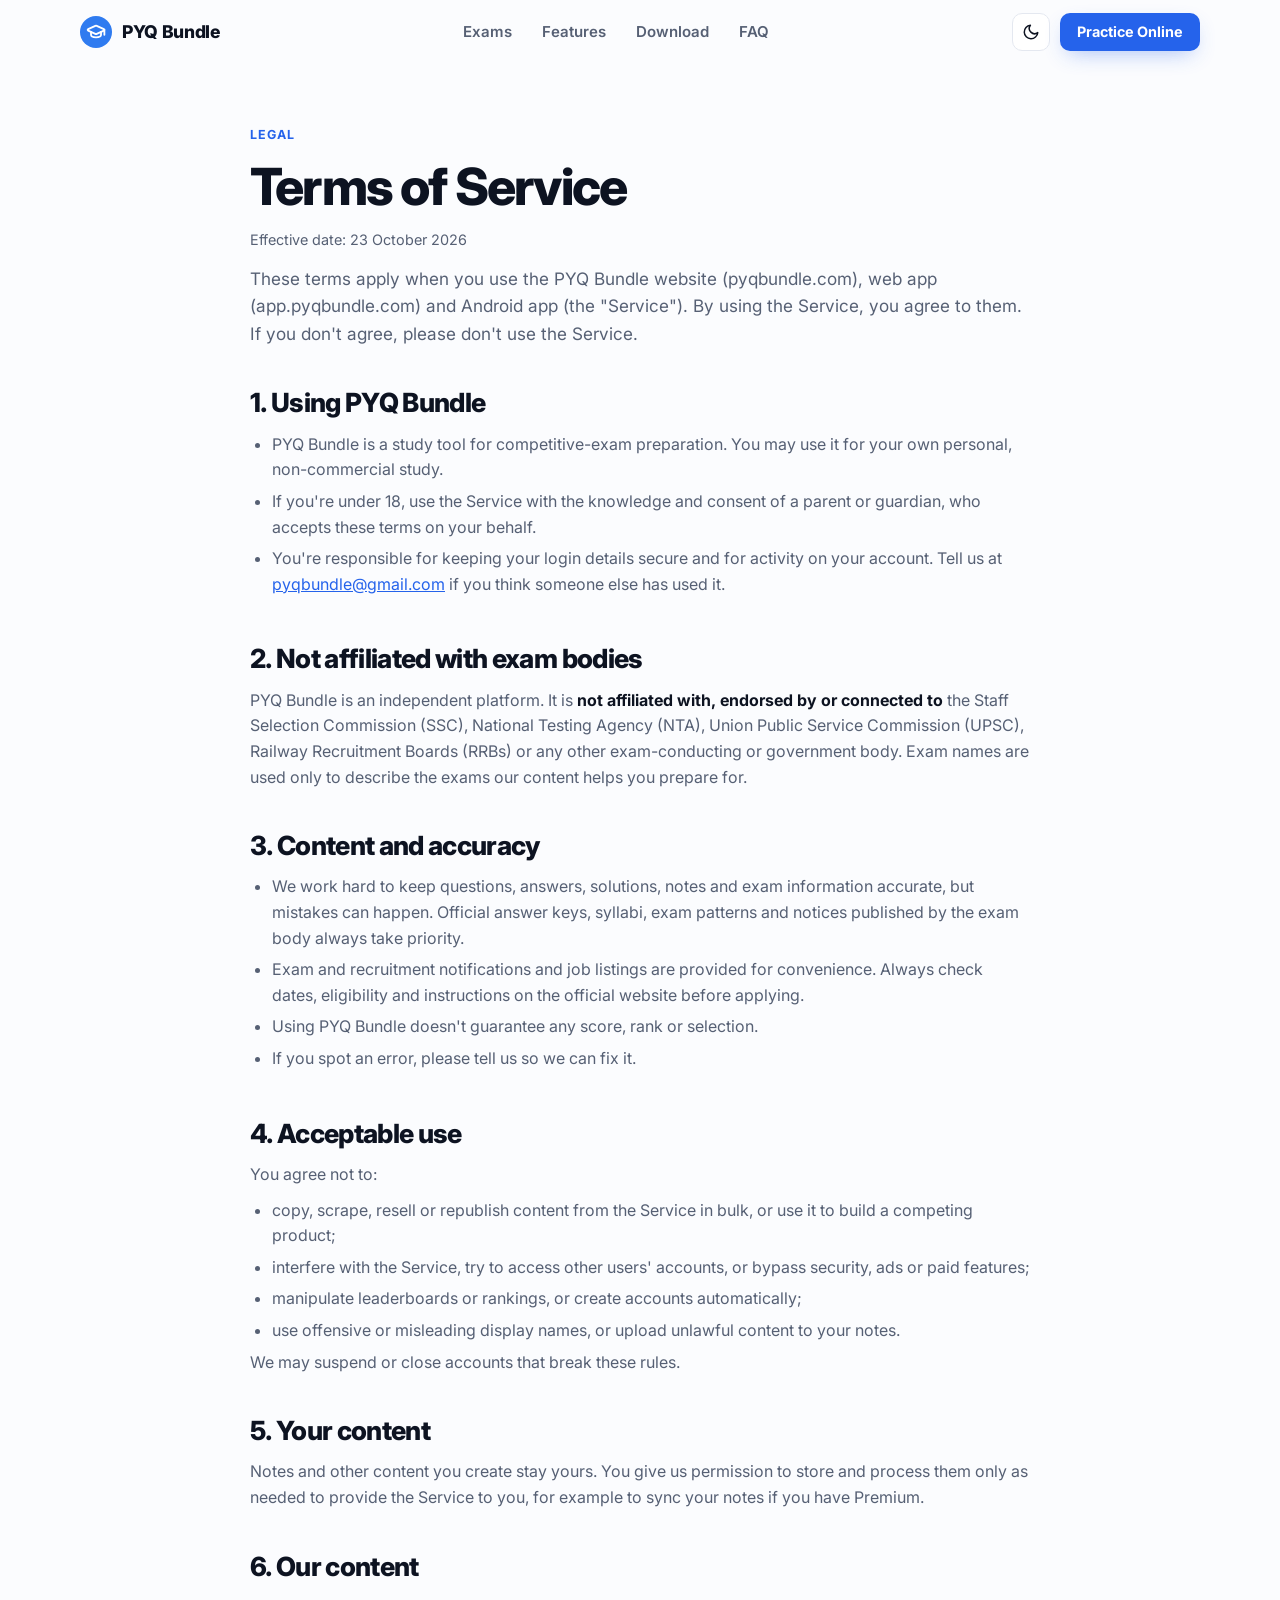
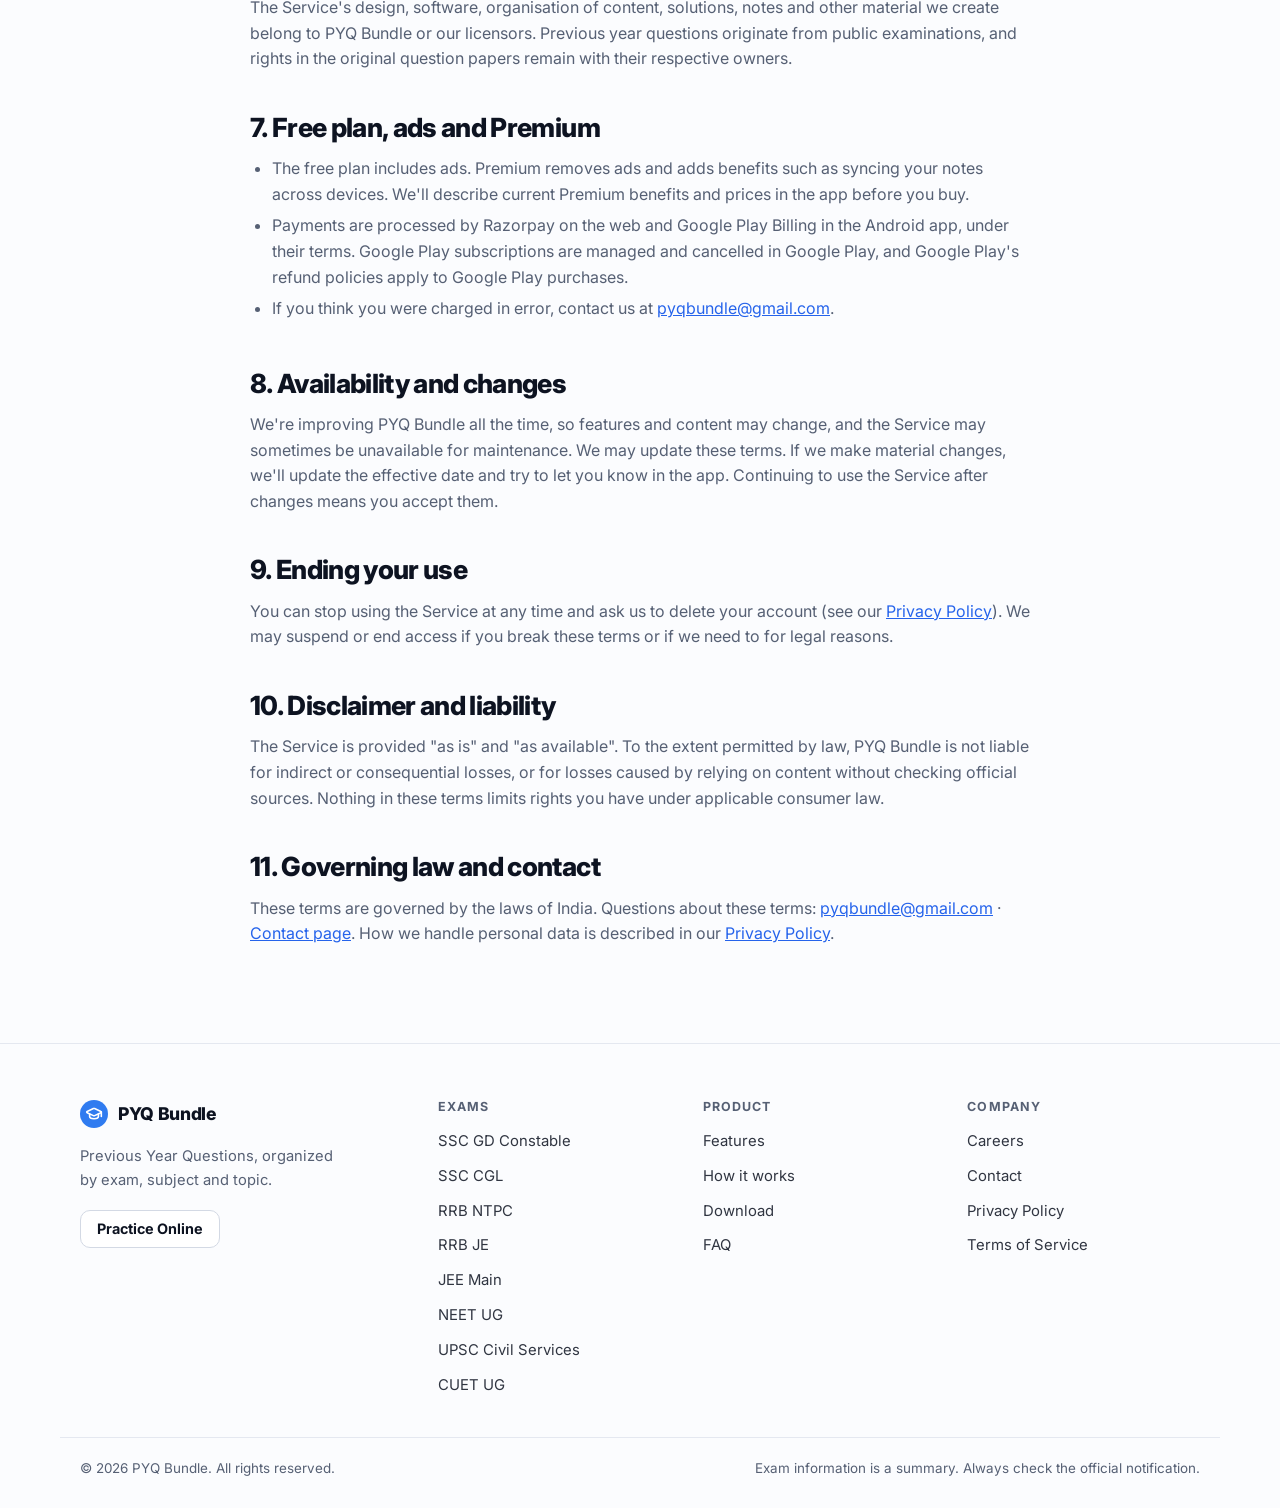
<file: terms.html>
<!doctype html>
<html lang="en">
<head>
  <meta charset="utf-8">
  <meta name="viewport" content="width=device-width, initial-scale=1">
  <title>Terms of Service – PYQ Bundle</title>
  <meta name="description" content="The terms that apply when you use the PYQ Bundle website, web app and Android app.">
  <link rel="canonical" href="https://pyqbundle.com/terms.html">
  <meta name="robots" content="index, follow">
  <meta name="color-scheme" content="light dark">
  <meta name="theme-color" content="#ffffff" media="(prefers-color-scheme: light)">
  <meta name="theme-color" content="#0f1115" media="(prefers-color-scheme: dark)">
  <link rel="icon" href="favicon.svg" type="image/svg+xml">
  <meta property="og:type" content="website">
  <meta property="og:site_name" content="PYQ Bundle">
  <meta property="og:title" content="Terms of Service – PYQ Bundle">
  <meta property="og:url" content="https://pyqbundle.com/terms.html">
  <meta property="og:image" content="https://pyqbundle.com/og-image.png">
  <script>
    (function () {
      var d = document.documentElement;
      d.classList.add('js');
      try { var t = localStorage.getItem('pyqb-theme'); if (t === 'light' || t === 'dark') d.setAttribute('data-theme', t); } catch (e) {}
    })();
  </script>
  <link rel="preconnect" href="https://fonts.googleapis.com">
  <link rel="preconnect" href="https://fonts.gstatic.com" crossorigin>
  <link rel="stylesheet" href="https://fonts.googleapis.com/css2?family=Inter:wght@400..800&display=swap">
  <link rel="stylesheet" href="css/styles.css?v=9">
  <script src="js/main.js?v=9" defer></script>
</head>
<body>
  <a class="skip-link" href="#main">Skip to content</a>
  <header class="nav" id="nav">
    <div class="container nav-inner">
      <a href="./" class="logo" aria-label="PYQ Bundle home"><img src="favicon.svg" alt="" width="32" height="32"><span>PYQ Bundle</span></a>
      <nav aria-label="Primary">
        <ul class="nav-links">
          <li><a href="exams/">Exams</a></li>
          <li><a href="./#features">Features</a></li>
          <li><a href="./#download">Download</a></li>
          <li><a href="./#faq">FAQ</a></li>
        </ul>
      </nav>
      <div class="nav-actions">
        <button class="theme-toggle" type="button" aria-label="Toggle dark mode">
          <svg class="i-moon" viewBox="0 0 24 24" width="18" height="18" aria-hidden="true"><path d="M21 12.8A9 9 0 1 1 11.2 3a7 7 0 0 0 9.8 9.8z"/></svg>
          <svg class="i-sun" viewBox="0 0 24 24" width="18" height="18" aria-hidden="true"><circle cx="12" cy="12" r="4"/><path d="M12 2v2M12 20v2M4.9 4.9l1.4 1.4M17.7 17.7l1.4 1.4M2 12h2M20 12h2M4.9 19.1l1.4-1.4M17.7 6.3l1.4-1.4"/></svg>
        </button>
        <a class="btn btn-primary btn-sm" href="https://app.pyqbundle.com" data-link="web_app" data-cta="terms_practice_online">Practice Online</a>
      </div>
    </div>
  </header>

  <main id="main" class="legal">
    <div class="container legal-wrap">
      <header class="legal-head">
        <p class="eyebrow">Legal</p>
        <h1>Terms of Service</h1>
        <p class="legal-meta">Effective date: <time datetime="2026-10-23">23 October 2026</time></p>
        <p class="section-sub">These terms apply when you use the PYQ Bundle website (pyqbundle.com), web app (app.pyqbundle.com) and Android app (the "Service"). By using the Service, you agree to them. If you don't agree, please don't use the Service.</p>
      </header>

      <section>
        <h2>1. Using PYQ Bundle</h2>
        <ul>
          <li>PYQ Bundle is a study tool for competitive-exam preparation. You may use it for your own personal, non-commercial study.</li>
          <li>If you're under 18, use the Service with the knowledge and consent of a parent or guardian, who accepts these terms on your behalf.</li>
          <li>You're responsible for keeping your login details secure and for activity on your account. Tell us at <a href="mailto:pyqbundle@gmail.com">pyqbundle@gmail.com</a> if you think someone else has used it.</li>
        </ul>
      </section>

      <section>
        <h2>2. Not affiliated with exam bodies</h2>
        <p>PYQ Bundle is an independent platform. It is <strong>not affiliated with, endorsed by or connected to</strong> the Staff Selection Commission (SSC), National Testing Agency (NTA), Union Public Service Commission (UPSC), Railway Recruitment Boards (RRBs) or any other exam-conducting or government body. Exam names are used only to describe the exams our content helps you prepare for.</p>
      </section>

      <section>
        <h2>3. Content and accuracy</h2>
        <ul>
          <li>We work hard to keep questions, answers, solutions, notes and exam information accurate, but mistakes can happen. Official answer keys, syllabi, exam patterns and notices published by the exam body always take priority.</li>
          <li>Exam and recruitment notifications and job listings are provided for convenience. Always check dates, eligibility and instructions on the official website before applying.</li>
          <li>Using PYQ Bundle doesn't guarantee any score, rank or selection.</li>
          <li>If you spot an error, please tell us so we can fix it.</li>
        </ul>
      </section>

      <section>
        <h2>4. Acceptable use</h2>
        <p>You agree not to:</p>
        <ul>
          <li>copy, scrape, resell or republish content from the Service in bulk, or use it to build a competing product;</li>
          <li>interfere with the Service, try to access other users' accounts, or bypass security, ads or paid features;</li>
          <li>manipulate leaderboards or rankings, or create accounts automatically;</li>
          <li>use offensive or misleading display names, or upload unlawful content to your notes.</li>
        </ul>
        <p>We may suspend or close accounts that break these rules.</p>
      </section>

      <section>
        <h2>5. Your content</h2>
        <p>Notes and other content you create stay yours. You give us permission to store and process them only as needed to provide the Service to you, for example to sync your notes if you have Premium.</p>
      </section>

      <section>
        <h2>6. Our content</h2>
        <p>The Service's design, software, organisation of content, solutions, notes and other material we create belong to PYQ Bundle or our licensors. Previous year questions originate from public examinations, and rights in the original question papers remain with their respective owners.</p>
      </section>

      <section>
        <h2>7. Free plan, ads and Premium</h2>
        <ul>
          <li>The free plan includes ads. Premium removes ads and adds benefits such as syncing your notes across devices. We'll describe current Premium benefits and prices in the app before you buy.</li>
          <li>Payments are processed by Razorpay on the web and Google Play Billing in the Android app, under their terms. Google Play subscriptions are managed and cancelled in Google Play, and Google Play's refund policies apply to Google Play purchases.</li>
          <li>If you think you were charged in error, contact us at <a href="mailto:pyqbundle@gmail.com">pyqbundle@gmail.com</a>.</li>
        </ul>
      </section>

      <section>
        <h2>8. Availability and changes</h2>
        <p>We're improving PYQ Bundle all the time, so features and content may change, and the Service may sometimes be unavailable for maintenance. We may update these terms. If we make material changes, we'll update the effective date and try to let you know in the app. Continuing to use the Service after changes means you accept them.</p>
      </section>

      <section>
        <h2>9. Ending your use</h2>
        <p>You can stop using the Service at any time and ask us to delete your account (see our <a href="privacy.html#delete-account">Privacy Policy</a>). We may suspend or end access if you break these terms or if we need to for legal reasons.</p>
      </section>

      <section>
        <h2>10. Disclaimer and liability</h2>
        <p>The Service is provided "as is" and "as available". To the extent permitted by law, PYQ Bundle is not liable for indirect or consequential losses, or for losses caused by relying on content without checking official sources. Nothing in these terms limits rights you have under applicable consumer law.</p>
      </section>

      <section>
        <h2>11. Governing law and contact</h2>
        <p>These terms are governed by the laws of India. Questions about these terms: <a href="mailto:pyqbundle@gmail.com">pyqbundle@gmail.com</a> · <a href="contact.html">Contact page</a>. How we handle personal data is described in our <a href="privacy.html">Privacy Policy</a>.</p>
      </section>
    </div>
  </main>

  <!-- FOOTER:START (generated by tools/build_pages.py) -->
  <footer class="footer">
    <div class="container footer-grid">
      <div class="footer-brand">
        <a href="./" class="logo"><img src="favicon.svg" alt="" width="28" height="28"><span>PYQ Bundle</span></a>
        <p class="footer-tag">Previous Year Questions, organized by exam, subject and topic.</p>
        <a class="btn btn-ghost btn-sm" href="https://app.pyqbundle.com" data-link="web_app" data-cta="footer_practice_online">Practice Online</a>
      </div>
      <nav aria-label="Exams">
        <h2 class="footer-h">Exams</h2>
        <ul class="footer-list">
            <li><a href="exams/ssc-gd-constable/">SSC GD Constable</a></li>
            <li><a href="exams/ssc-cgl/">SSC CGL</a></li>
            <li><a href="exams/rrb-ntpc/">RRB NTPC</a></li>
            <li><a href="exams/rrb-je/">RRB JE</a></li>
            <li><a href="exams/jee-mains/">JEE Main</a></li>
            <li><a href="exams/neet-ug/">NEET UG</a></li>
            <li><a href="exams/upsc-civil-services/">UPSC Civil Services</a></li>
            <li><a href="exams/cuet-ug/">CUET UG</a></li>
        </ul>
      </nav>
      <nav aria-label="Product">
        <h2 class="footer-h">Product</h2>
        <ul class="footer-list">
          <li><a href="./#features">Features</a></li>
          <li><a href="./#how">How it works</a></li>
          <li><a href="./#download">Download</a></li>
          <li><a href="./#faq">FAQ</a></li>
        </ul>
      </nav>
      <nav aria-label="Company">
        <h2 class="footer-h">Company</h2>
        <ul class="footer-list">
          <li><a href="careers.html">Careers</a></li>
          <li><a href="contact.html">Contact</a></li>
          <li><a href="privacy.html">Privacy Policy</a></li>
          <li><a href="terms.html">Terms of Service</a></li>
        </ul>
      </nav>
    </div>
    <div class="container footer-bottom">
      <p>© <span id="year">2026</span> PYQ Bundle. All rights reserved.</p>
      <p>Exam information is a summary. Always check the official notification.</p>
    </div>
  </footer>
  <!-- FOOTER:END -->
</body>
</html>
</file>
<file: css/styles.css>
/* =========================================================
   PYQ Bundle – pre-launch landing page
   1. Tokens (light / dark)   2. Base   3. Components
   4. Sections                5. Animations   6. Responsive
   ========================================================= */

/* ---------- 1. Tokens ---------- */
:root {
  --font: "Inter", system-ui, -apple-system, "Segoe UI", Roboto, sans-serif;

  --bg: #fbfcfe;
  --bg-alt: #f3f6fb;
  --surface: #ffffff;
  --text: #0d1321;
  --muted: #566074;
  --border: #e4e8f0;
  --border-strong: #d3d9e4;

  --primary: #2563eb;
  --primary-2: #0891b2;
  --primary-soft: #eaf1ff;
  --btn-bg: #2563eb;
  --btn-bg-hover: #1d4ed8;
  --btn-shadow: rgba(37, 99, 235, .45);
  --ring: rgba(37, 99, 235, .55);
  --ring-soft: rgba(37, 99, 235, .15);

  --accent-soft: #fff7e6;
  --accent-border: #fbe0a3;
  --accent-text: #8a4b00;

  --success: #16a34a;
  --success-soft: #e7f7ee;
  --danger: #dc2626;
  --danger-soft: #fdeeee;

  --line: #dde3ee;
  --screen: #f4f6fa;
  --grid: rgba(13, 19, 33, .05);
  --glow-1: rgba(37, 99, 235, .16);
  --glow-2: rgba(8, 145, 178, .10);
  --shadow-lg: 0 24px 48px -18px rgba(15, 30, 70, .22);
}

@media (prefers-color-scheme: dark) {
  :root:not([data-theme="light"]) {
    --bg: #0f1115;
    --bg-alt: #13161b;
    --surface: #181b21;
    --text: #eceef3;
    --muted: #9ca3b1;
    --border: #262a32;
    --border-strong: #323743;
    --primary: #5b9dff;
    --primary-2: #22d3ee;
    --primary-soft: #182338;
    --btn-bg: #2f7bf0;
    --btn-bg-hover: #4189f5;
    --btn-shadow: rgba(47, 123, 240, .4);
    --ring: rgba(91, 157, 255, .6);
    --ring-soft: rgba(91, 157, 255, .18);
    --accent-soft: #261f12;
    --accent-border: #4a3814;
    --accent-text: #fcd34d;
    --success: #22c55e;
    --success-soft: #122619;
    --danger: #f87171;
    --danger-soft: #2b1517;
    --line: #2a2f39;
    --screen: #121418;
    --grid: rgba(255, 255, 255, .035);
    --glow-1: rgba(47, 123, 240, .20);
    --glow-2: rgba(34, 211, 238, .07);
    --shadow-lg: 0 24px 48px -18px rgba(0, 0, 0, .7);
  }
  :root:not([data-theme="light"]) .i-moon { display: none; }
  :root:not([data-theme="light"]) .i-sun { display: block; }
}

:root[data-theme="dark"] {
  --bg: #0f1115;
  --bg-alt: #13161b;
  --surface: #181b21;
  --text: #eceef3;
  --muted: #9ca3b1;
  --border: #262a32;
  --border-strong: #323743;
  --primary: #5b9dff;
  --primary-2: #22d3ee;
  --primary-soft: #182338;
  --btn-bg: #2f7bf0;
  --btn-bg-hover: #4189f5;
  --btn-shadow: rgba(47, 123, 240, .4);
  --ring: rgba(91, 157, 255, .6);
  --ring-soft: rgba(91, 157, 255, .18);
  --accent-soft: #261f12;
  --accent-border: #4a3814;
  --accent-text: #fcd34d;
  --success: #22c55e;
  --success-soft: #122619;
  --danger: #f87171;
  --danger-soft: #2b1517;
  --line: #2a2f39;
  --screen: #121418;
  --grid: rgba(255, 255, 255, .035);
  --glow-1: rgba(47, 123, 240, .20);
  --glow-2: rgba(34, 211, 238, .07);
  --shadow-lg: 0 24px 48px -18px rgba(0, 0, 0, .7);
}
:root[data-theme="dark"] .i-moon { display: none; }
:root[data-theme="dark"] .i-sun { display: block; }

/* ---------- 2. Base ---------- */
*, *::before, *::after { box-sizing: border-box; }
html { scroll-behavior: smooth; scroll-padding-top: 76px; -webkit-text-size-adjust: 100%; }
body {
  margin: 0;
  font-family: var(--font);
  font-size: 1rem;
  line-height: 1.6;
  background: var(--bg);
  color: var(--text);
  -webkit-font-smoothing: antialiased;
  overflow-x: hidden;
}
h1, h2, h3 { margin: 0; line-height: 1.15; letter-spacing: -.025em; }
p { margin: 0; }
a { color: inherit; }
img { display: block; max-width: 100%; height: auto; }
svg { flex: none; }
[hidden] { display: none !important; }
:focus-visible { outline: 3px solid var(--ring); outline-offset: 2px; border-radius: 6px; }

.container { width: 100%; max-width: 1160px; margin: 0 auto; padding: 0 20px; }
.section { padding: 104px 0; }
.section-alt { background: var(--bg-alt); }
.section-head { max-width: 640px; margin: 0 auto 52px; text-align: center; }
h2 { font-size: clamp(1.9rem, 4.2vw, 2.8rem); font-weight: 800; }
.section-sub { color: var(--muted); font-size: 1.075rem; margin-top: 14px; }
.eyebrow {
  display: inline-block;
  margin-bottom: 12px;
  font-size: .78rem;
  font-weight: 700;
  letter-spacing: .09em;
  text-transform: uppercase;
  color: var(--primary);
}

.skip-link {
  position: absolute; left: 12px; top: -60px; z-index: 100;
  padding: 10px 14px; border-radius: 10px;
  background: var(--btn-bg); color: #fff; font-weight: 600; text-decoration: none;
}
.skip-link:focus { top: 12px; }

/* ---------- 3. Components ---------- */
.btn {
  display: inline-flex; align-items: center; justify-content: center; gap: 8px;
  padding: 12px 20px;
  font: inherit; font-weight: 700; line-height: 1.2; white-space: nowrap;
  text-decoration: none; cursor: pointer;
  border: 1px solid transparent; border-radius: 12px;
  transition: transform .15s ease, background-color .2s ease, border-color .2s ease, box-shadow .2s ease;
}
.btn svg { fill: none; stroke: currentColor; stroke-width: 2.2; stroke-linecap: round; stroke-linejoin: round; }
.btn:active { transform: translateY(1px); }
.btn-primary { background: var(--btn-bg); color: #fff; box-shadow: 0 8px 22px -8px var(--btn-shadow); }
.btn-primary:hover { background: var(--btn-bg-hover); transform: translateY(-1px); }
.btn-ghost { background: var(--surface); color: var(--text); border-color: var(--border-strong); }
.btn-ghost:hover { border-color: var(--primary); color: var(--primary); }
.btn-lg { padding: 15px 26px; font-size: 1.04rem; border-radius: 14px; }
.btn-sm { padding: 9px 16px; font-size: .9rem; border-radius: 10px; }
.btn-block { width: 100%; }
.btn[disabled] { opacity: .75; cursor: progress; transform: none; }

/* Android / Google Play button: "coming soon" until links.play_store is set */
.btn-store { gap: 12px; padding: 11px 22px; color: #fff; background: #111318; border-color: #2b2f38; text-align: left; }
.btn-store:hover { background: #000; transform: translateY(-1px); }
.btn-store > span { display: flex; flex-direction: column; line-height: 1.15; }
.btn-store small { font-size: .7rem; font-weight: 600; letter-spacing: .02em; opacity: .75; }
.btn-store .play-icon { fill: currentColor; stroke: none; }
.btn-store.is-soon { cursor: default; color: var(--muted); background: var(--surface); border-color: var(--border-strong); border-style: dashed; }
.btn-store.is-soon:hover { transform: none; background: var(--surface); }

.pulse-dot {
  display: inline-block; width: 9px; height: 9px; border-radius: 50%;
  background: var(--success);
  box-shadow: 0 0 0 0 rgba(34, 197, 94, .55);
  animation: pulse 2s infinite;
}
.fine-note { margin-top: 14px; font-size: .86rem; color: var(--muted); }
.fine-note.center { text-align: center; margin-top: 28px; }
.fine-note a, .section-sub a { color: var(--primary); font-weight: 600; }

/* ---------- Navbar ---------- */
.nav {
  position: sticky; top: 0; z-index: 50;
  background: var(--bg);
  background: color-mix(in srgb, var(--bg) 84%, transparent);
  -webkit-backdrop-filter: saturate(1.5) blur(12px);
  backdrop-filter: saturate(1.5) blur(12px);
  border-bottom: 1px solid transparent;
  transition: border-color .2s ease;
}
.nav.scrolled { border-bottom-color: var(--border); }
.nav-inner { display: flex; align-items: center; justify-content: space-between; gap: 16px; height: 64px; }
.logo { display: inline-flex; align-items: center; gap: 10px; white-space: nowrap; font-weight: 800; font-size: 1.1rem; letter-spacing: -.02em; text-decoration: none; }
.nav-links { display: flex; gap: 30px; margin: 0; padding: 0; list-style: none; }
.nav-links a { color: var(--muted); font-weight: 600; font-size: .94rem; text-decoration: none; transition: color .15s; }
.nav-links a:hover { color: var(--text); }
.nav-actions { display: flex; align-items: center; gap: 10px; }
.theme-toggle {
  display: grid; place-items: center; width: 38px; height: 38px;
  color: var(--text); background: var(--surface);
  border: 1px solid var(--border); border-radius: 10px; cursor: pointer;
}
.theme-toggle:hover { border-color: var(--border-strong); }
.theme-toggle svg { fill: none; stroke: currentColor; stroke-width: 2; stroke-linecap: round; stroke-linejoin: round; }
.i-sun { display: none; }

/* ---------- 4. Sections ---------- */

/* Hero */
.hero { position: relative; isolation: isolate; overflow: hidden; padding: 80px 0 72px; }
.hero-bg {
  position: absolute; inset: 0; z-index: -1;
  background:
    radial-gradient(50% 60% at 20% 0%, var(--glow-1), transparent 70%),
    radial-gradient(35% 45% at 85% 35%, var(--glow-2), transparent 70%);
}
.hero-bg::after {
  content: ""; position: absolute; inset: 0;
  background-image: linear-gradient(var(--grid) 1px, transparent 1px), linear-gradient(90deg, var(--grid) 1px, transparent 1px);
  background-size: 44px 44px;
  -webkit-mask-image: radial-gradient(ellipse 70% 65% at 30% 15%, #000 30%, transparent 75%);
  mask-image: radial-gradient(ellipse 70% 65% at 30% 15%, #000 30%, transparent 75%);
}
.hero-grid { display: grid; grid-template-columns: 1.15fr .85fr; gap: 56px; align-items: center; }
.badge {
  display: inline-flex; align-items: center; gap: 8px;
  padding: 6px 14px; font-size: .86rem; font-weight: 600;
  background: var(--surface); border: 1px solid var(--border); border-radius: 999px;
}
.hero h1 { margin-top: 22px; font-size: clamp(2.3rem, 5vw, 3.7rem); font-weight: 800; letter-spacing: -.04em; line-height: 1.05; }
.grad {
  background: linear-gradient(95deg, var(--primary), var(--primary-2));
  -webkit-background-clip: text; background-clip: text;
  color: transparent;
}
.lead { max-width: 580px; margin-top: 22px; color: var(--muted); font-size: clamp(1.05rem, 2vw, 1.2rem); }
.cta-row { display: flex; flex-wrap: wrap; justify-content: center; gap: 12px; margin-top: 34px; }
.cta-left { justify-content: flex-start; }
.hero-note { margin-top: 18px; font-size: .9rem; color: var(--muted); }

/* App phone mockup (hero) */
.hero-device { display: flex; justify-content: center; }
.phone {
  width: 100%; max-width: 290px;
  aspect-ratio: 9 / 18.5; padding: 10px;
  background: var(--surface); border: 1px solid var(--border-strong); border-radius: 36px;
  box-shadow: var(--shadow-lg), 0 0 0 6px color-mix(in srgb, var(--surface) 60%, transparent);
}
.phone-hero { transform: rotate(2deg); }
.phone-hero:not(:has(img)) { aspect-ratio: auto; }
.phone-hero .app-screen { min-height: 540px; }
.phone-img { display: block; width: 100%; height: 100%; object-fit: cover; object-position: top; border-radius: 26px; }
.screen { height: 100%; overflow: hidden; border-radius: 26px; }
.app-screen {
  display: flex; flex-direction: column; gap: 10px; padding: 14px 12px 0;
  font-size: .72rem; line-height: 1.35;
  color: #e8eaf0; background: #121212;
}
.app-top { display: flex; align-items: center; gap: 8px; padding: 2px 2px 4px; font-weight: 800; font-size: .85rem; }
.app-card { display: flex; flex-direction: column; gap: 4px; padding: 12px; background: #1b1c1f; border: 1px solid #2a2c31; border-radius: 14px; }
.app-card strong { font-size: .84rem; color: #fff; }
.app-card small { color: #a3a8b4; font-size: .68rem; }
.app-pyq { flex-direction: row; align-items: center; gap: 10px; }
.app-pyq > span:last-child { display: flex; flex-direction: column; gap: 2px; }
.app-ico { display: grid; place-items: center; width: 34px; height: 34px; flex: none; background: #2f7bf0; border-radius: 10px; }
.app-ico svg { width: 18px; height: 18px; fill: none; stroke: #fff; stroke-width: 2; stroke-linecap: round; stroke-linejoin: round; }
.app-label { margin: 4px 2px -2px; font-weight: 700; color: #c9cdd6; }
.app-course { margin-top: 4px; font-weight: 700; color: #fff; }
.app-progress { display: flex; justify-content: space-between; margin-top: 6px; color: #a3a8b4; font-size: .66rem; }
.app-bar { height: 5px; overflow: hidden; background: #2a2c31; border-radius: 999px; }
.app-bar span { display: block; height: 100%; background: #2f7bf0; border-radius: 999px; }
.app-btn { margin-top: 8px; padding: 7px; text-align: center; font-weight: 700; color: #fff; background: #2f7bf0; border-radius: 9px; }
.app-mini { display: flex; align-items: center; gap: 14px; margin-top: 6px; }
.ring-mini {
  width: 46px; height: 46px; border-radius: 50%; flex: none;
  background: conic-gradient(#2f7bf0 0 64%, #2a2c31 0);
  -webkit-mask: radial-gradient(circle, transparent 55%, #000 56%);
  mask: radial-gradient(circle, transparent 55%, #000 56%);
}
.mini-bars { display: flex; align-items: flex-end; gap: 6px; height: 40px; flex: 1; }
.mini-bars i { flex: 1; height: var(--h); background: #2f4f86; border-radius: 3px 3px 1px 1px; }
.mini-bars i:nth-child(2) { background: #2f7bf0; }
.app-nav { display: flex; justify-content: space-around; margin: auto -12px 0; padding: 10px 4px 12px; font-size: .62rem; font-weight: 600; color: #8b909c; background: #18191c; border-top: 1px solid #2a2c31; }
.app-nav .on { color: #5b9dff; }

/* Stats */
.stats-section { padding: 0 0 88px; }
.stats-title { margin-bottom: 20px; text-align: center; font-size: .8rem; font-weight: 700; letter-spacing: .09em; text-transform: uppercase; color: var(--muted); }
.stats-grid {
  display: grid; grid-template-columns: repeat(auto-fit, minmax(min(100%, 150px), 1fr)); gap: 16px;
  margin: 0; padding: 0; list-style: none;
}
.stat-card {
  display: flex; flex-direction: column; justify-content: center;
  min-height: 124px; padding: 24px;
  background: var(--surface); border: 1px solid var(--border); border-radius: 20px;
}
.stat-value { font-size: clamp(1.7rem, 3.2vw, 2.4rem); font-weight: 800; letter-spacing: -.035em; line-height: 1; white-space: nowrap; }
.stat-label { margin-top: 10px; color: var(--muted); font-weight: 600; }
.skeleton {
  background: linear-gradient(90deg, var(--surface) 0%, var(--bg-alt) 50%, var(--surface) 100%);
  background-size: 200% 100%;
  animation: shimmer 1.4s linear infinite;
}
.stat-in { animation: fade-up .55s ease both; animation-delay: calc(var(--d, 0) * 80ms); }

/* Exam cards */
.exam-grid-cards { display: grid; grid-template-columns: repeat(4, 1fr); gap: 16px; }
.exam-card {
  --accent: var(--primary);
  position: relative; display: flex; flex-direction: column; gap: 6px;
  padding: 22px 22px 20px; overflow: hidden;
  color: var(--text); text-decoration: none;
  background: var(--surface); border: 1px solid var(--border); border-radius: 18px;
  transition: transform .2s ease, border-color .2s ease, box-shadow .2s ease;
}
.exam-card::before { content: ""; position: absolute; inset: 0 0 auto; height: 4px; background: var(--accent); }
.exam-card:hover { transform: translateY(-3px); border-color: color-mix(in srgb, var(--accent) 45%, var(--border)); box-shadow: var(--shadow-lg); }
.exam-group {
  align-self: flex-start; padding: 3px 10px;
  font-size: .72rem; font-weight: 700; letter-spacing: .04em; text-transform: uppercase;
  color: var(--accent); background: color-mix(in srgb, var(--accent) 12%, transparent); border-radius: 999px;
}
.exam-card h3 { margin-top: 6px; font-size: 1.12rem; font-weight: 700; }
.exam-card p { color: var(--muted); font-size: .9rem; }
.exam-go { display: inline-flex; align-items: center; gap: 6px; margin-top: auto; padding-top: 12px; font-size: .88rem; font-weight: 700; color: var(--accent); }
.exam-go svg { fill: none; stroke: currentColor; stroke-width: 2.2; stroke-linecap: round; stroke-linejoin: round; transition: transform .2s ease; }
.exam-card:hover .exam-go svg { transform: translateX(3px); }

/* Features (bento) */
.bento { display: grid; grid-template-columns: repeat(4, 1fr); gap: 16px; }
.feature {
  --accent: var(--primary);
  padding: 26px; background: var(--surface);
  border: 1px solid var(--border); border-radius: 20px;
  transition: transform .2s ease, border-color .2s ease, box-shadow .2s ease;
}
.feature:hover { transform: translateY(-3px); border-color: color-mix(in srgb, var(--accent) 40%, var(--border)); box-shadow: var(--shadow-lg); }
.feature.f-lg, .feature.f-wide { grid-column: span 2; }
.feature.f-lg { background: linear-gradient(160deg, color-mix(in srgb, var(--accent) 9%, var(--surface)) 0%, var(--surface) 60%); }
.icon {
  display: grid; place-items: center; width: 46px; height: 46px; margin-bottom: 18px;
  color: var(--accent, var(--primary)); background: color-mix(in srgb, var(--accent, var(--primary)) 13%, transparent); border-radius: 13px;
}
.icon svg { width: 22px; height: 22px; fill: none; stroke: currentColor; stroke-width: 2; stroke-linecap: round; stroke-linejoin: round; }
.feature h3 { font-size: 1.08rem; font-weight: 700; }
.feature.f-lg h3 { font-size: 1.3rem; }
.feature p { margin-top: 6px; color: var(--muted); font-size: .95rem; }
.feature .soon-tag { display: inline-block; margin-left: 6px; padding: 2px 8px; font-size: .7rem; font-weight: 700; vertical-align: middle; color: var(--accent-text); background: var(--accent-soft); border-radius: 999px; }

/* How it works */
.how-steps { display: grid; grid-template-columns: repeat(5, 1fr); gap: 16px; margin: 0; padding: 0; list-style: none; counter-reset: none; }
.how-steps li { position: relative; padding: 24px 20px; background: var(--surface); border: 1px solid var(--border); border-radius: 18px; }
.how-steps li:not(:last-child)::after {
  content: ""; position: absolute; top: 40px; right: -13px; z-index: 1;
  width: 10px; height: 10px; border-top: 2px solid var(--border-strong); border-right: 2px solid var(--border-strong);
  transform: rotate(45deg);
}
.how-num { display: grid; place-items: center; width: 34px; height: 34px; margin-bottom: 14px; font-weight: 800; color: var(--primary); background: var(--primary-soft); border-radius: 50%; }
.how-steps li:last-child .how-num { color: #fff; background: var(--btn-bg); }
.how-steps h3 { font-size: 1rem; font-weight: 700; }
.how-steps p { margin-top: 4px; font-size: .9rem; color: var(--muted); }

/* Product preview (real screenshots) */
.shots { display: grid; grid-template-columns: repeat(auto-fit, minmax(200px, 1fr)); gap: 28px; justify-items: center; }
.shot { margin: 0; width: 100%; max-width: 250px; }
.shot .phone { max-width: 250px; }
.shot figcaption { display: flex; flex-direction: column; gap: 2px; margin-top: 18px; text-align: center; }
.shot figcaption strong { font-size: 1.05rem; }
.shot figcaption span { color: var(--muted); font-size: .92rem; }

/* Download */
.download-panel {
  display: grid; grid-template-columns: 1fr auto; gap: 40px; align-items: center;
  padding: 48px; background: var(--surface); border: 1px solid var(--border); border-radius: 28px;
}
.download-actions { display: flex; flex-wrap: wrap; align-items: center; gap: 14px; margin-top: 28px; }
.play-badge img { display: block; height: 74px; width: auto; margin: -10px -12px; }
.play-soon {
  display: inline-flex; align-items: center; gap: 12px; padding: 11px 20px;
  color: var(--muted); border: 1px dashed var(--border-strong); border-radius: 14px;
}
.play-soon svg { fill: currentColor; }
.play-soon > span { display: flex; flex-direction: column; line-height: 1.2; }
.play-soon strong { color: var(--text); }
.play-soon small { font-size: .82rem; }
.compat { display: grid; gap: 8px; margin: 26px 0 0; padding: 0; list-style: none; font-size: .92rem; color: var(--muted); }
.compat strong { display: inline-block; min-width: 76px; color: var(--text); }
.qr-card { padding: 18px; text-align: center; background: #fff; border: 1px solid var(--border); border-radius: 20px; }
.qr-card p { margin-top: 10px; font-size: .82rem; font-weight: 600; color: #333; }
.qr svg { display: block; width: 160px; height: 160px; }

/* Forms */
.checklist { margin: 28px 0 0; padding: 0; list-style: none; }
.checklist li { display: flex; align-items: center; gap: 12px; padding: 7px 0; font-weight: 600; }
.checklist svg {
  width: 22px; height: 22px; padding: 4px; flex: none;
  fill: none; stroke: var(--success); stroke-width: 3; stroke-linecap: round; stroke-linejoin: round;
  background: var(--success-soft); border-radius: 50%;
}
.form-card { padding: 32px; background: var(--surface); border: 1px solid var(--border); border-radius: 24px; box-shadow: var(--shadow-lg); }
.field { margin-bottom: 18px; }
.field label { display: block; margin-bottom: 6px; font-size: .92rem; font-weight: 600; }
.opt { font-weight: 500; color: var(--muted); }
.row-2 { display: grid; grid-template-columns: 1fr 1fr; gap: 14px; }
input[type="text"], input[type="email"], input[type="tel"], select, textarea {
  width: 100%; padding: 12px 14px;
  font: inherit; font-size: 1rem; color: var(--text);
  background: var(--bg); border: 1px solid var(--border-strong); border-radius: 12px;
  transition: border-color .15s ease, box-shadow .15s ease;
}
textarea { resize: vertical; min-height: 92px; }
select {
  -webkit-appearance: none; appearance: none; padding-right: 40px; cursor: pointer;
  background-image: url("data:image/svg+xml,%3Csvg xmlns='http://www.w3.org/2000/svg' viewBox='0 0 24 24' fill='none' stroke='%238a93a6' stroke-width='2' stroke-linecap='round' stroke-linejoin='round'%3E%3Cpath d='m6 9 6 6 6-6'/%3E%3C/svg%3E");
  background-repeat: no-repeat; background-position: right 14px center; background-size: 18px;
}
input:focus, select:focus, textarea:focus { outline: none; border-color: var(--primary); box-shadow: 0 0 0 4px var(--ring-soft); }
[aria-invalid="true"] { border-color: var(--danger) !important; }
.field-error { margin-top: 6px; font-size: .85rem; font-weight: 500; color: var(--danger); }
.field-error:empty { display: none; }
.check {
  display: flex; align-items: flex-start; gap: 12px;
  margin-bottom: 18px; padding: 14px 16px; cursor: pointer;
  border: 1px solid var(--border-strong); border-radius: 14px;
  transition: border-color .15s ease, background-color .15s ease;
}
.check:has(input:checked) { background: var(--primary-soft); border-color: var(--primary); }
.check input { width: 20px; height: 20px; margin: 2px 0 0; flex: none; accent-color: var(--btn-bg); cursor: pointer; }
.check strong { display: block; font-size: .96rem; }
.check small { display: block; margin-top: 2px; font-size: .85rem; color: var(--muted); }
.hp { position: absolute; left: -9999px; width: 1px; height: 1px; overflow: hidden; }
.form-alert { margin-bottom: 16px; padding: 12px 14px; font-size: .92rem; font-weight: 500; color: var(--danger); background: var(--danger-soft); border-radius: 12px; }
.form-note { margin-top: 12px; font-size: .82rem; text-align: center; color: var(--muted); }
.form-note a { color: var(--primary); }
.spinner {
  display: none; width: 18px; height: 18px;
  border: 2.5px solid rgba(255, 255, 255, .4); border-top-color: #fff; border-radius: 50%;
  animation: spin .7s linear infinite;
}
.is-loading .spinner { display: inline-block; }
.success { padding: 28px 8px; text-align: center; outline: none; }
.success-icon {
  display: grid; place-items: center; width: 68px; height: 68px; margin: 0 auto 20px;
  background: var(--success-soft); border-radius: 50%;
  animation: pop .45s cubic-bezier(.2, 1.4, .4, 1) both;
}
.success-icon svg { width: 32px; height: 32px; fill: none; stroke: var(--success); stroke-width: 3; stroke-linecap: round; stroke-linejoin: round; }
.success h3 { margin-bottom: 12px; font-size: 1.6rem; font-weight: 800; }
.success p { color: var(--muted); }
.success p + p { margin-top: 6px; }
.success-note { margin-top: 14px; font-size: .9rem; }
.success .success-tester {
  display: inline-block; margin-top: 14px; padding: 10px 16px;
  font-weight: 600; color: var(--primary); background: var(--primary-soft); border-radius: 12px;
}
.success .btn { margin-top: 22px; }

/* FAQ */
.faq-wrap { max-width: 780px; }
.faq details { border-bottom: 1px solid var(--border-strong); }
.faq summary { display: flex; align-items: center; justify-content: space-between; gap: 16px; padding: 22px 0; cursor: pointer; list-style: none; }
.faq summary::-webkit-details-marker { display: none; }
.faq summary h3 { font-size: 1.08rem; font-weight: 700; letter-spacing: -.01em; }
.plus { position: relative; width: 14px; height: 14px; flex: none; }
.plus::before, .plus::after {
  content: ""; position: absolute; top: 50%; left: 0; width: 14px; height: 2px; margin-top: -1px;
  background: var(--muted); border-radius: 2px; transition: transform .2s ease;
}
.plus::after { transform: rotate(90deg); }
.faq details[open] .plus::after { transform: rotate(0); }
.faq details p { padding: 0 32px 22px 0; color: var(--muted); }
.faq details p a { color: var(--primary); font-weight: 600; }

/* Footer */
.footer { padding: 56px 0 28px; border-top: 1px solid var(--border); background: var(--bg); }
.footer-grid { display: grid; grid-template-columns: 1.4fr 1fr 1fr 1fr; gap: 32px; }
.footer-tag { margin: 10px 0 18px; max-width: 260px; font-size: .92rem; color: var(--muted); }
.footer-h { margin-bottom: 14px; font-size: .78rem; font-weight: 700; letter-spacing: .09em; text-transform: uppercase; color: var(--muted); }
.footer-list { display: grid; gap: 9px; margin: 0; padding: 0; list-style: none; }
.footer-list a { color: var(--text); font-size: .93rem; text-decoration: none; opacity: .85; }
.footer-list a:hover { color: var(--primary); opacity: 1; }
.footer-bottom { display: flex; flex-wrap: wrap; justify-content: space-between; gap: 8px; margin-top: 40px; padding-top: 20px; font-size: .84rem; color: var(--muted); border-top: 1px solid var(--border); }

/* ---------- Exam pages ---------- */
.exam-page { --accent: var(--primary); }
.exam-hero { position: relative; padding: 48px 0 56px; background: linear-gradient(180deg, color-mix(in srgb, var(--accent, var(--primary)) 9%, var(--bg)) 0%, var(--bg) 100%); }
.exam-hero h1 { margin-top: 12px; font-size: clamp(2.1rem, 5vw, 3.4rem); font-weight: 800; letter-spacing: -.035em; }
.exam-hero .lead { max-width: 760px; }
.breadcrumb ol { display: flex; flex-wrap: wrap; gap: 6px; margin: 0 0 22px; padding: 0; list-style: none; font-size: .88rem; color: var(--muted); }
.breadcrumb li + li::before { content: "/"; margin-right: 6px; opacity: .6; }
.breadcrumb a { color: var(--muted); text-decoration: none; }
.breadcrumb a:hover { color: var(--text); }
.exam-page .exam-group { display: inline-block; }
.exam-facts { display: flex; flex-wrap: wrap; gap: 10px; margin: 24px 0 0; padding: 0; list-style: none; }
.exam-facts li { padding: 8px 14px; font-size: .9rem; color: var(--muted); background: var(--surface); border: 1px solid var(--border); border-radius: 999px; }
.exam-facts strong { color: var(--text); }
.exam-grid { display: grid; grid-template-columns: 1fr 1.2fr; gap: 56px; }
.exam-section h2, .narrow h2 { font-size: clamp(1.5rem, 3vw, 2rem); }
.stage-list { margin: 14px 0 0; padding-left: 22px; color: var(--muted); }
.stage-list li { margin: 8px 0; padding-left: 4px; }
.stage-list li::marker { font-weight: 700; color: var(--accent); }
.official { margin-top: 22px; font-size: .95rem; color: var(--muted); }
.official a { color: var(--accent); font-weight: 600; }
.table-wrap { margin-top: 14px; overflow-x: auto; border: 1px solid var(--border); border-radius: 14px; }
.pattern-table, .legal table { width: 100%; border-collapse: collapse; font-size: .94rem; }
.pattern-table caption { padding: 12px 14px; text-align: left; font-weight: 700; background: var(--bg-alt); border-bottom: 1px solid var(--border); }
.pattern-table th, .pattern-table td, .legal th, .legal td { padding: 11px 14px; text-align: left; border-bottom: 1px solid var(--border); }
.pattern-table th { font-size: .82rem; font-weight: 700; color: var(--muted); }
.pattern-table td + td, .pattern-table th + th { text-align: right; }
.pattern-table tfoot td { font-weight: 800; border-bottom: 0; }
.pattern-notes { margin: 14px 0 0; padding-left: 20px; color: var(--muted); font-size: .93rem; }
.pattern-notes li { margin: 5px 0; }
.subject-grid { display: grid; grid-template-columns: repeat(auto-fill, minmax(min(100%, 330px), 1fr)); gap: 16px; }
.subject-card { padding: 22px; background: var(--surface); border: 1px solid var(--border); border-radius: 18px; border-top: 3px solid var(--accent); }
.subject-card h3 { display: flex; justify-content: space-between; align-items: baseline; gap: 10px; font-size: 1.05rem; }
.subject-card .count { flex: none; font-size: .78rem; font-weight: 600; color: var(--muted); }
.chips { display: flex; flex-wrap: wrap; gap: 6px; margin: 14px 0 0; padding: 0; list-style: none; }
.chips li { padding: 4px 10px; font-size: .82rem; color: var(--text); background: var(--bg-alt); border: 1px solid var(--border); border-radius: 999px; }
.narrow { max-width: 860px; }
.tip-list { margin: 18px 0 0; padding: 0; list-style: none; display: grid; gap: 12px; }
.tip-list li { position: relative; padding: 16px 18px 16px 46px; color: var(--muted); background: var(--surface); border: 1px solid var(--border); border-radius: 14px; }
.tip-list li::before { content: ""; position: absolute; left: 18px; top: 22px; width: 10px; height: 10px; border-radius: 50%; background: var(--accent); }
.exam-cta-band {
  display: flex; flex-wrap: wrap; align-items: center; justify-content: space-between; gap: 20px;
  margin-top: 40px; padding: 28px 30px;
  background: color-mix(in srgb, var(--accent) 10%, var(--surface)); border: 1px solid color-mix(in srgb, var(--accent) 30%, var(--border)); border-radius: 20px;
}
.exam-cta-band h3 { font-size: 1.3rem; }
.exam-cta-band p { margin-top: 4px; color: var(--muted); }
.other-title { font-size: 1.3rem; margin-bottom: 18px; }
.other-exams { display: flex; flex-wrap: wrap; gap: 10px; margin: 0; padding: 0; list-style: none; }
.other-exams a {
  display: inline-block; padding: 9px 16px; font-weight: 600; font-size: .92rem; text-decoration: none; color: var(--text);
  background: var(--surface); border: 1px solid var(--border); border-left: 3px solid var(--accent); border-radius: 10px;
}
.other-exams a:hover { border-color: var(--accent); }
.section-tight { padding-top: 24px; }

/* ---------- Legal & contact pages ---------- */
.legal { padding: 56px 0 96px; }
.legal-wrap { max-width: 820px; }
.legal-head h1 { font-size: clamp(2.2rem, 5vw, 3.2rem); font-weight: 800; letter-spacing: -.035em; }
.legal-meta { margin-top: 12px; font-size: .9rem; color: var(--muted); }
.legal section a, .legal-head a { color: var(--primary); }
.legal section { padding-top: 40px; }
.legal h2 { font-size: clamp(1.35rem, 2.8vw, 1.65rem); font-weight: 800; margin-bottom: 14px; }
.legal h3 { font-size: 1.08rem; font-weight: 700; margin: 24px 0 8px; }
.legal section p, .legal section li { color: var(--muted); }
.legal section p + p { margin-top: 12px; }
.legal section strong { color: var(--text); }
.legal section ul, .legal section ol { margin: 10px 0 0; padding-left: 22px; }
.legal section li { margin: 6px 0; }
.legal th { font-weight: 700; background: var(--bg-alt); }
.legal td { color: var(--muted); }
.legal tr:last-child td { border-bottom: 0; }
.toc { margin-top: 36px; padding: 22px 26px; background: var(--surface); border: 1px solid var(--border); border-radius: 18px; }
.toc-title { font-size: .78rem; font-weight: 700; letter-spacing: .09em; text-transform: uppercase; color: var(--muted); }
.toc ol { columns: 2; column-gap: 32px; margin: 10px 0 0; padding-left: 22px; }
.toc li { break-inside: avoid; margin: 4px 0; font-size: .95rem; }
.toc a { color: var(--primary); text-decoration: none; font-weight: 600; }
.toc a:hover { text-decoration: underline; }
.contact-hero {
  display: flex; align-items: center; gap: 18px; margin-top: 36px; padding: 24px 26px;
  color: var(--text); text-decoration: none;
  background: var(--primary-soft); border: 1px solid color-mix(in srgb, var(--primary) 35%, var(--border)); border-radius: 20px;
}
.contact-hero .icon { margin: 0; color: #fff; background: var(--btn-bg); }
.contact-hero > span:last-child { display: flex; flex-direction: column; }
.contact-hero small { color: var(--muted); font-weight: 600; }
.contact-hero strong { font-size: clamp(1.15rem, 3vw, 1.5rem); }
.contact-grid { display: grid; grid-template-columns: repeat(2, 1fr); gap: 14px; margin-top: 24px; }
.contact-item {
  display: block; padding: 20px 22px; color: var(--text); text-decoration: none;
  background: var(--surface); border: 1px solid var(--border); border-left: 4px solid var(--accent); border-radius: 16px;
  transition: transform .2s ease, box-shadow .2s ease;
}
.contact-item:hover { transform: translateY(-2px); box-shadow: var(--shadow-lg); }
.contact-item h2 { font-size: 1.05rem; }
.contact-item p { margin-top: 4px; font-size: .92rem; color: var(--muted); }

/* ---------- Careers ---------- */
.section-tight-y { padding: 56px 0; }
.hiring-band {
  display: flex; flex-wrap: wrap; align-items: center; justify-content: space-between; gap: 24px;
  padding: 36px 40px; background: var(--surface); border: 1px solid var(--border); border-left: 4px solid var(--success); border-radius: 24px;
}
.hiring-band h2 { font-size: clamp(1.5rem, 3vw, 2rem); }
.hiring-band .section-sub { margin-top: 8px; }
.careers-hero h1 { margin-top: 0; }
.careers-grid { display: grid; grid-template-columns: 1.1fr 1fr; gap: 40px; align-items: start; }
.job-card { padding: 32px; background: var(--surface); border: 1px solid var(--border); border-radius: 24px; }
.job-head { display: flex; justify-content: space-between; align-items: flex-start; gap: 16px; }
.job-head h2 { margin-top: 10px; font-size: clamp(1.5rem, 3vw, 2rem); }
.job-card h3 { margin: 28px 0 10px; font-size: 1.08rem; }
.job-tags { display: flex; flex-wrap: wrap; gap: 8px; margin: 18px 0 0; padding: 0; list-style: none; }
.job-tags li { padding: 6px 12px; font-size: .85rem; font-weight: 600; color: var(--muted); background: var(--bg-alt); border: 1px solid var(--border); border-radius: 999px; }
.job-list { margin: 0; padding-left: 20px; color: var(--muted); }
.job-list li { margin: 7px 0; }
.hire-steps { display: grid; gap: 10px; margin: 0; padding: 0; list-style: none; counter-reset: hire; }
.hire-steps li { counter-increment: hire; position: relative; display: flex; flex-direction: column; padding: 12px 14px 12px 52px; background: var(--bg-alt); border-radius: 12px; }
.hire-steps li::before {
  content: counter(hire); position: absolute; left: 14px; top: 50%; transform: translateY(-50%);
  display: grid; place-items: center; width: 26px; height: 26px; font-size: .85rem; font-weight: 800;
  color: var(--primary); background: var(--primary-soft); border-radius: 50%;
}
.hire-steps span { font-size: .9rem; color: var(--muted); }
.job-intro { margin-top: 22px; padding: 14px 16px; color: var(--muted); background: var(--success-soft); border-radius: 12px; }
.job-intro strong { color: var(--text); }
.work-steps li::before { color: #fff; background: var(--btn-bg); }
.form-title { margin-bottom: 20px; font-size: 1.35rem; }
#apply { position: sticky; top: 84px; }
fieldset.field { margin: 0 0 18px; padding: 0; border: 0; min-width: 0; }
fieldset.field legend { margin-bottom: 8px; padding: 0; font-size: .92rem; font-weight: 600; }
.chip-checks { display: flex; flex-wrap: wrap; gap: 8px; }
.chip-checks label { cursor: pointer; }
.chip-checks input { position: absolute; opacity: 0; pointer-events: none; }
.chip-checks span {
  display: inline-block; padding: 8px 14px; font-size: .9rem; font-weight: 600;
  background: var(--bg); border: 1px solid var(--border-strong); border-radius: 999px;
  transition: background-color .15s ease, border-color .15s ease, color .15s ease;
}
.chip-checks input:checked + span { color: var(--primary); background: var(--primary-soft); border-color: var(--primary); }
.chip-checks input:focus-visible + span { outline: 3px solid var(--ring); outline-offset: 2px; }
.check a { color: var(--primary); }
#e-consent { margin: -10px 0 16px; }

/* ---------- 5. Animations ---------- */
.js .reveal { opacity: 0; transform: translateY(18px); transition: opacity .6s ease, transform .6s ease; transition-delay: calc(var(--d, 0) * 80ms); }
.js .reveal.in { opacity: 1; transform: none; }

@keyframes fade-up { from { opacity: 0; transform: translateY(12px); } to { opacity: 1; transform: none; } }
@keyframes shimmer { from { background-position: 100% 0; } to { background-position: -100% 0; } }
@keyframes pulse {
  0% { box-shadow: 0 0 0 0 rgba(34, 197, 94, .55); }
  70% { box-shadow: 0 0 0 9px rgba(34, 197, 94, 0); }
  100% { box-shadow: 0 0 0 0 rgba(34, 197, 94, 0); }
}
@keyframes spin { to { transform: rotate(360deg); } }
@keyframes pop { from { transform: scale(.4); opacity: 0; } to { transform: scale(1); opacity: 1; } }

@media (prefers-reduced-motion: reduce) {
  html { scroll-behavior: auto; }
  *, *::before, *::after { animation-duration: .01ms !important; animation-iteration-count: 1 !important; transition-duration: .01ms !important; transition-delay: 0s !important; }
}

/* ---------- 6. Responsive ---------- */
@media (max-width: 1080px) {
  .exam-grid-cards { grid-template-columns: repeat(3, 1fr); }
  .bento { grid-template-columns: repeat(2, 1fr); }
  .feature.f-lg, .feature.f-wide { grid-column: span 1; }
  .how-steps { grid-template-columns: repeat(3, 1fr); }
  .how-steps li:not(:last-child)::after { display: none; }
  .footer-grid { grid-template-columns: 1fr 1fr; }
}

@media (max-width: 860px) {
  .section { padding: 72px 0; }
  .hero { padding: 56px 0 56px; }
  .hero-grid, .careers-grid, .exam-grid, .download-panel { grid-template-columns: 1fr; gap: 40px; }
  .hero-copy { text-align: center; }
  .hero-copy .lead { margin-left: auto; margin-right: auto; }
  .hero-copy .cta-left { justify-content: center; }
  .phone-hero { max-width: 250px; }
  .exam-grid-cards { grid-template-columns: repeat(2, 1fr); }
  .download-panel { padding: 36px 26px; }
  .qr-card { justify-self: start; }
  #apply { position: static; }
}

@media (max-width: 640px) {
  .nav-links { display: none; }
  .nav-actions .btn-sm { padding: 8px 12px; }
  .cta-row .btn { width: 100%; }
  .exam-grid-cards { grid-template-columns: 1fr 1fr; gap: 12px; }
  .exam-card { padding: 18px 16px 16px; }
  .exam-card h3 { font-size: 1rem; }
  .exam-card p { font-size: .82rem; }
  .bento { grid-template-columns: 1fr; }
  .feature { padding: 22px; }
  .how-steps { grid-template-columns: 1fr; }
  .stats-section { padding-bottom: 64px; }
  .stat-card { min-height: 108px; padding: 18px; }
  .stat-card:last-child:nth-child(odd) { grid-column: 1 / -1; }
  .row-2 { grid-template-columns: 1fr; gap: 0; }
  .form-card { padding: 22px 18px; border-radius: 20px; }
  .footer-grid { grid-template-columns: 1fr 1fr; gap: 28px; }
  .footer-brand { grid-column: 1 / -1; }
  .toc ol { columns: 1; }
  .contact-grid { grid-template-columns: 1fr; }
  .job-card { padding: 22px 18px; }
  .hiring-band { padding: 26px 20px; }
  .hiring-band .btn { width: 100%; }
  .exam-cta-band { padding: 22px; }
  .exam-cta-band .btn { width: 100%; }
}
</file>
